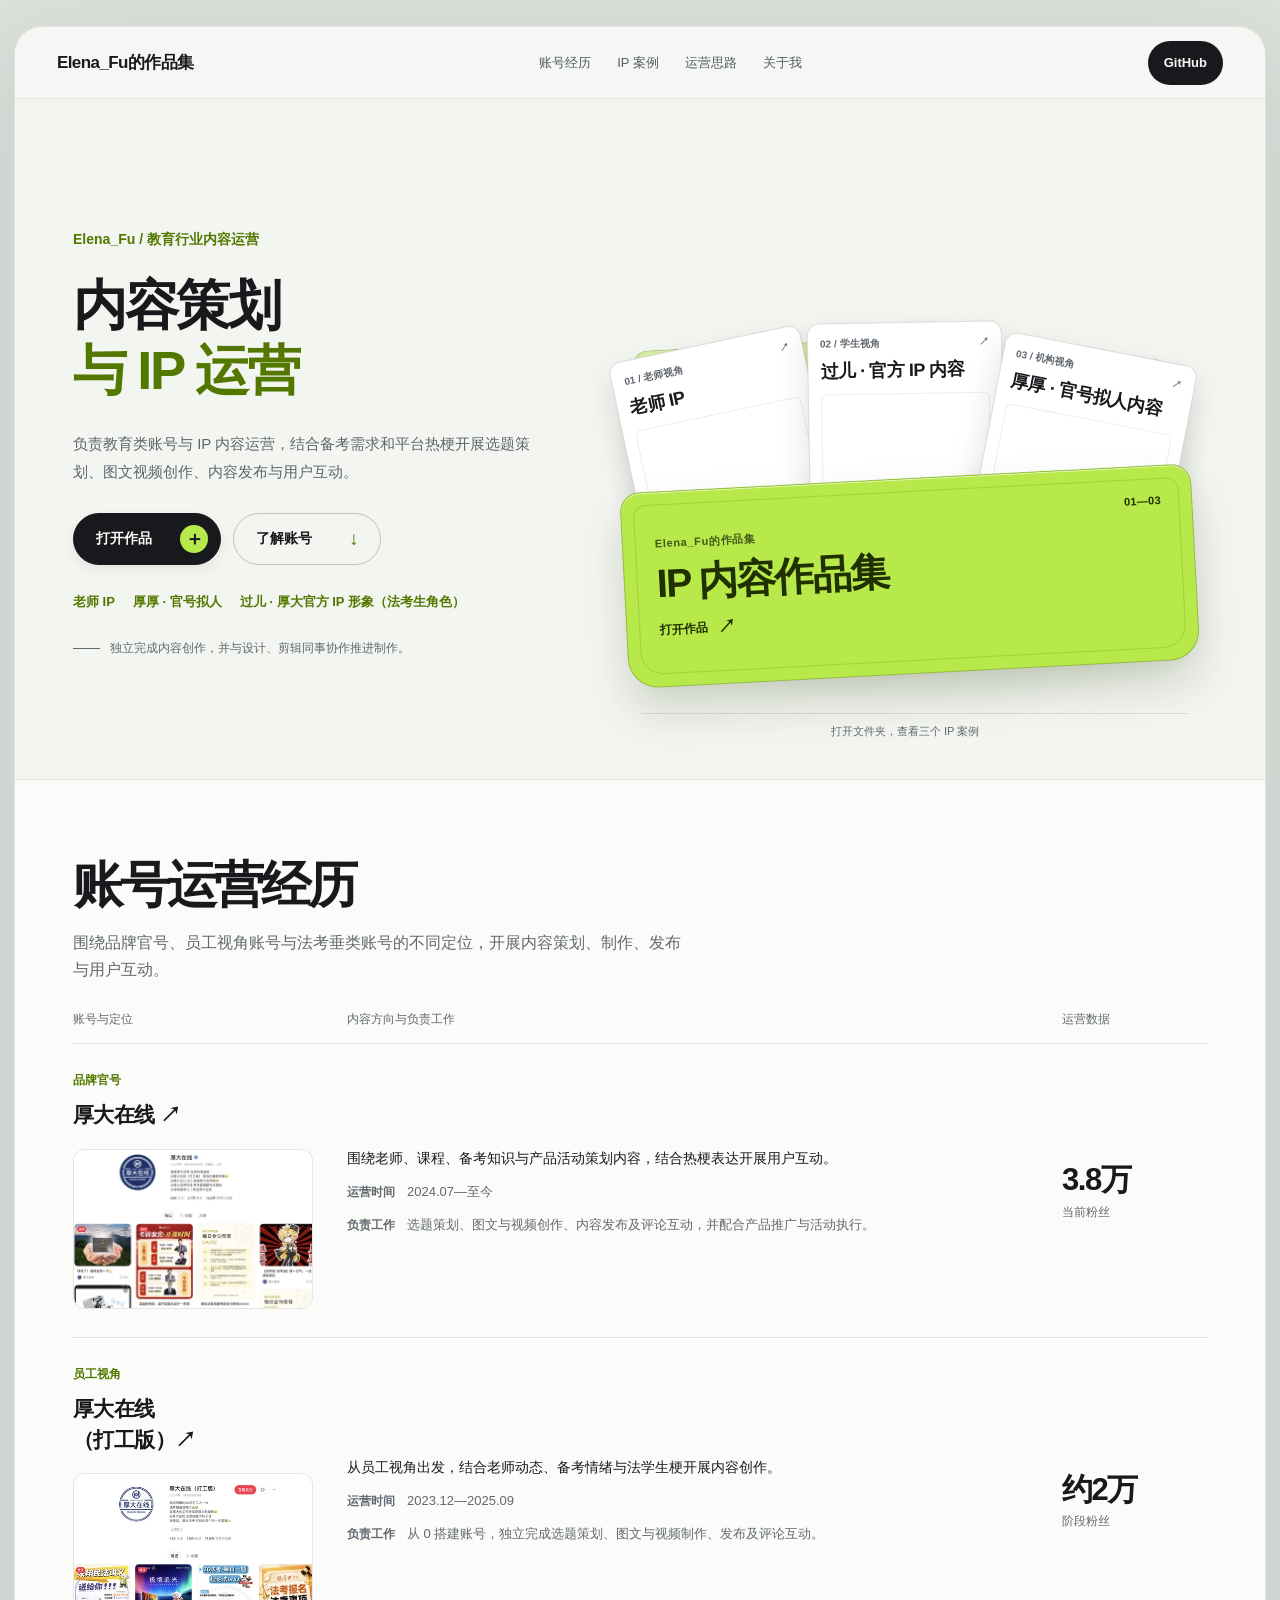
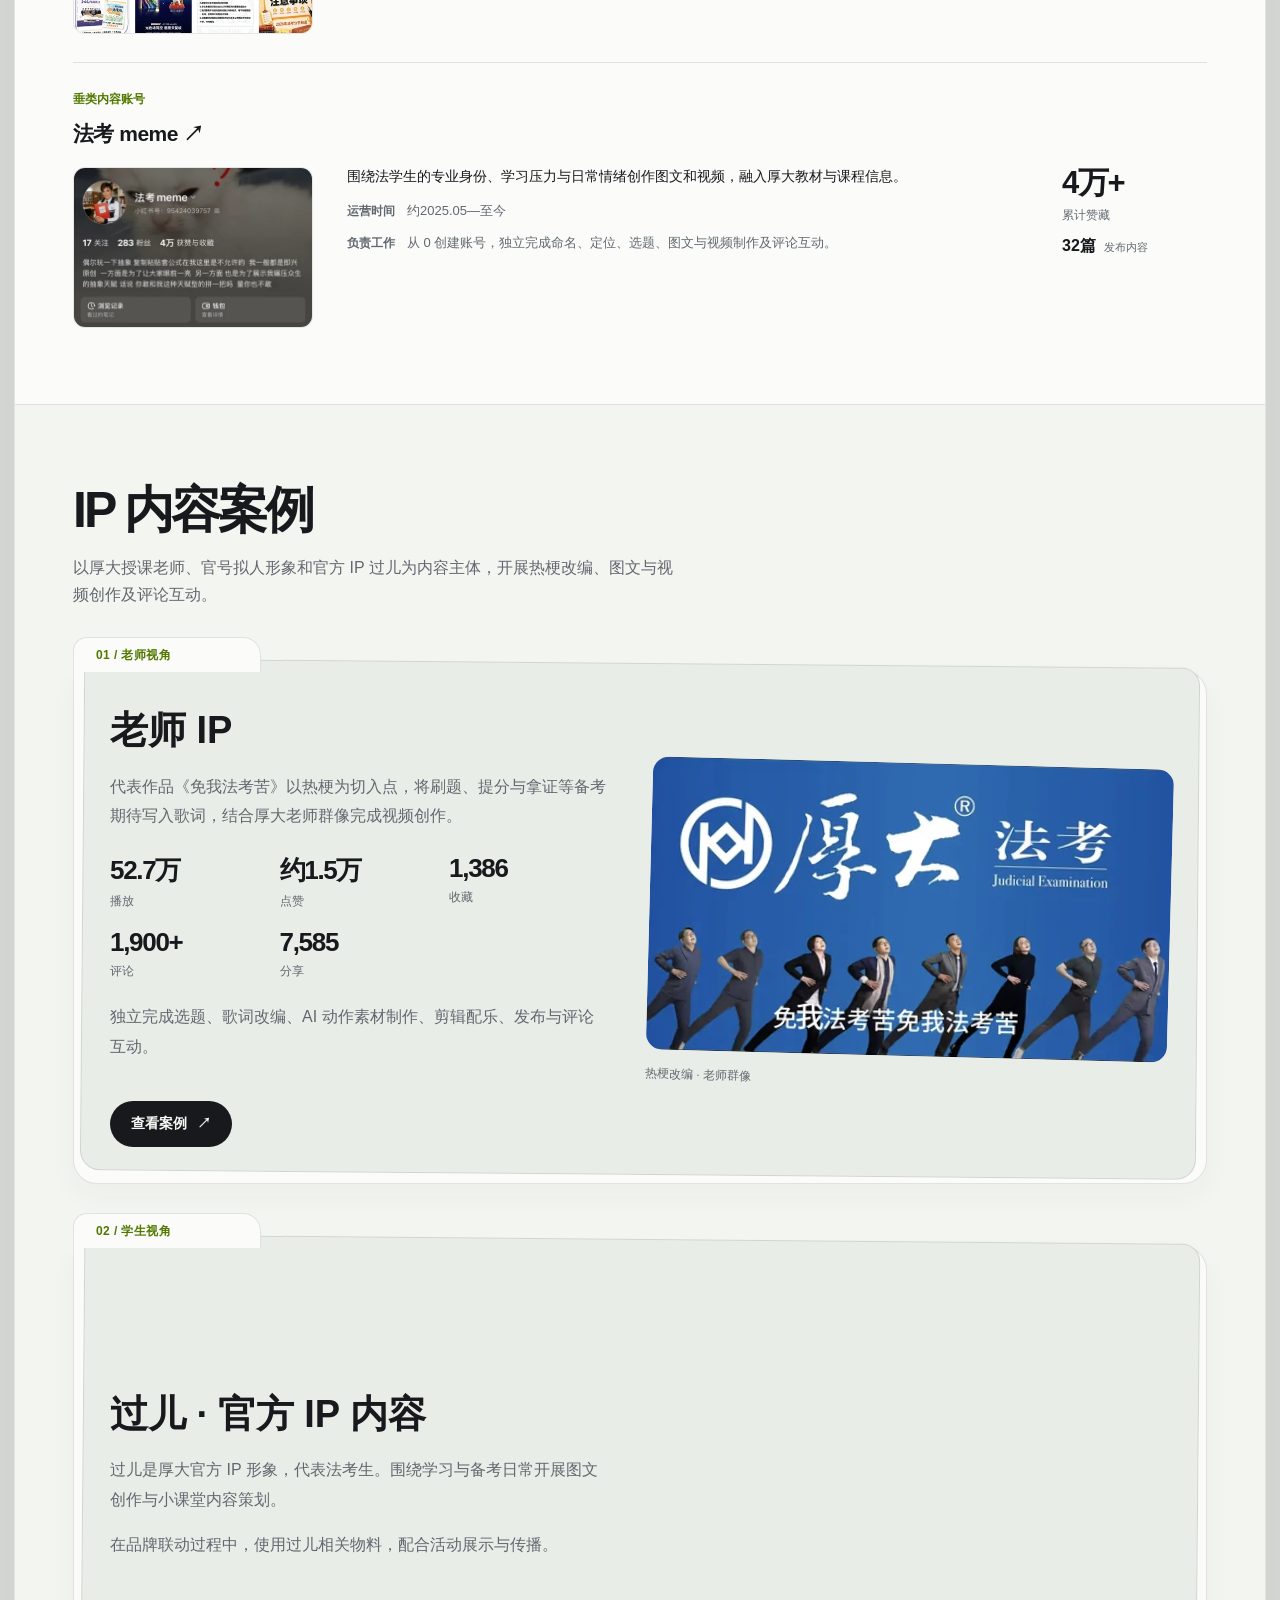
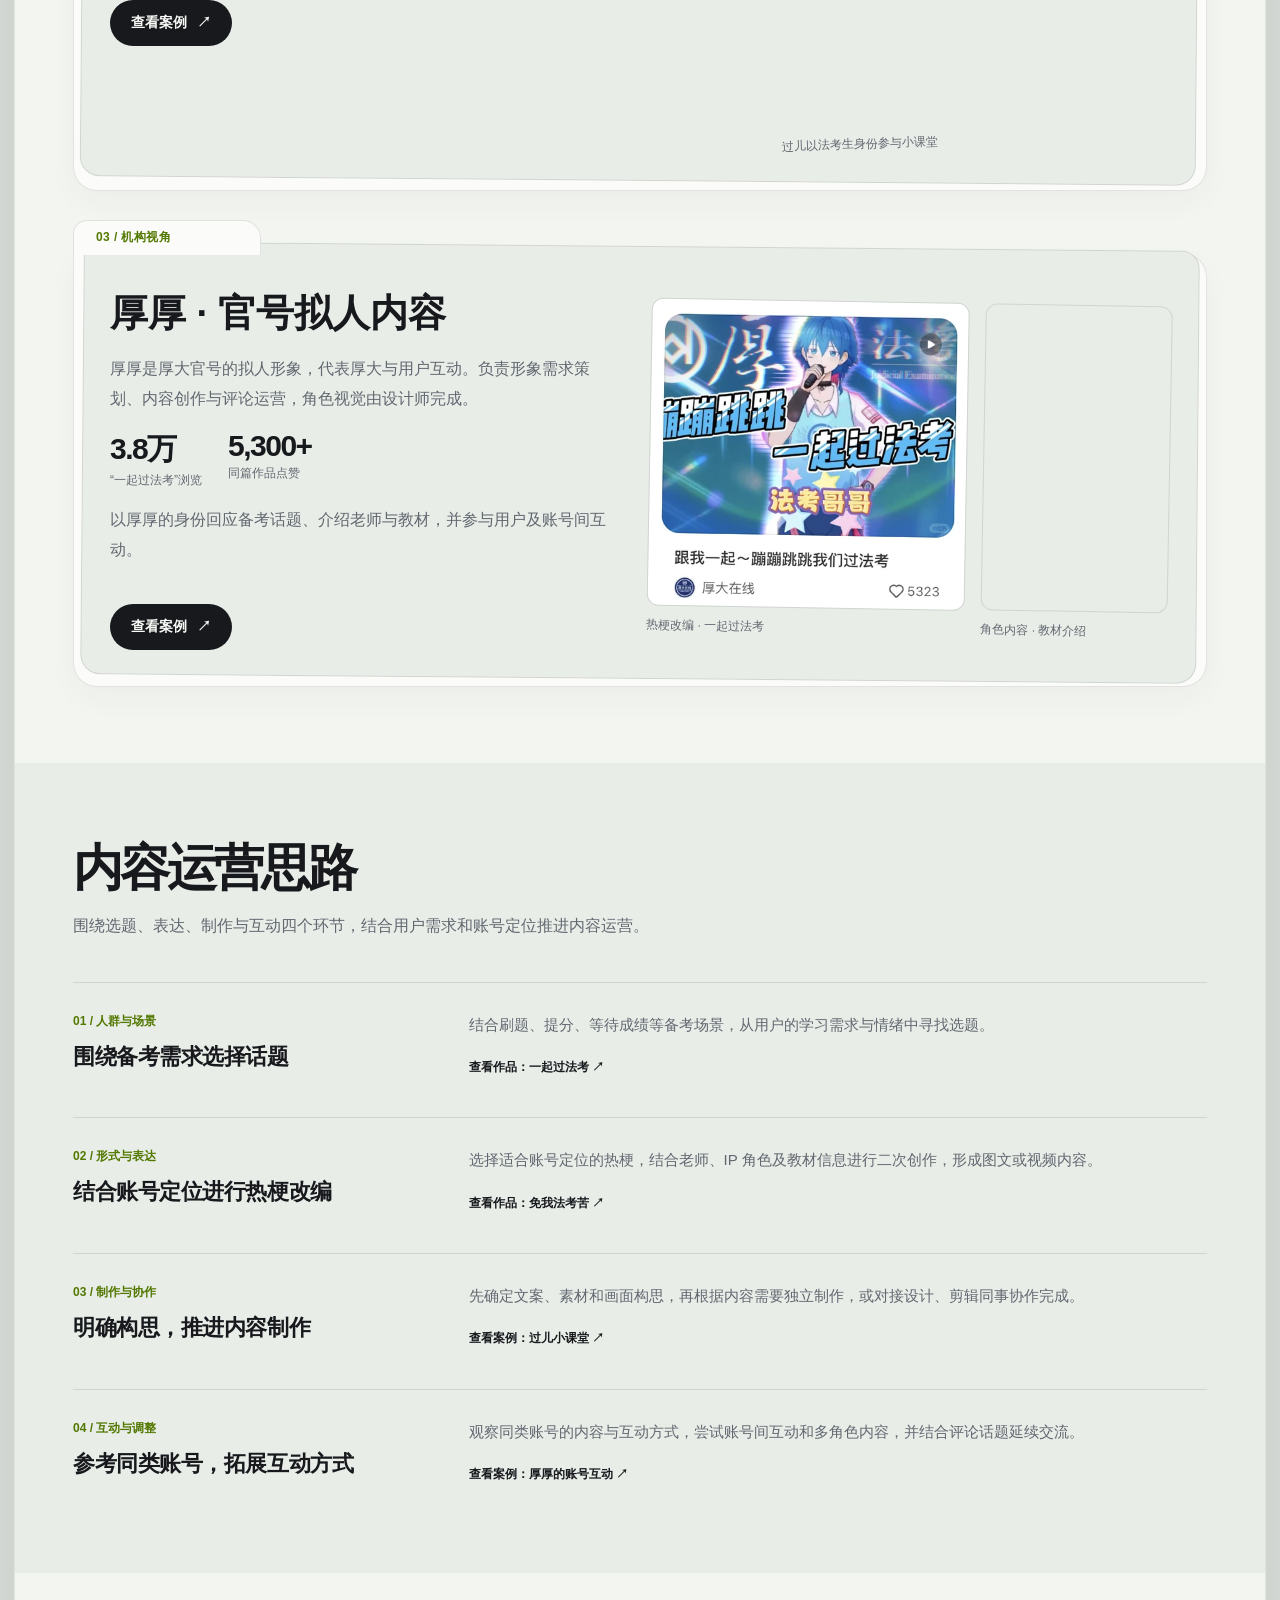
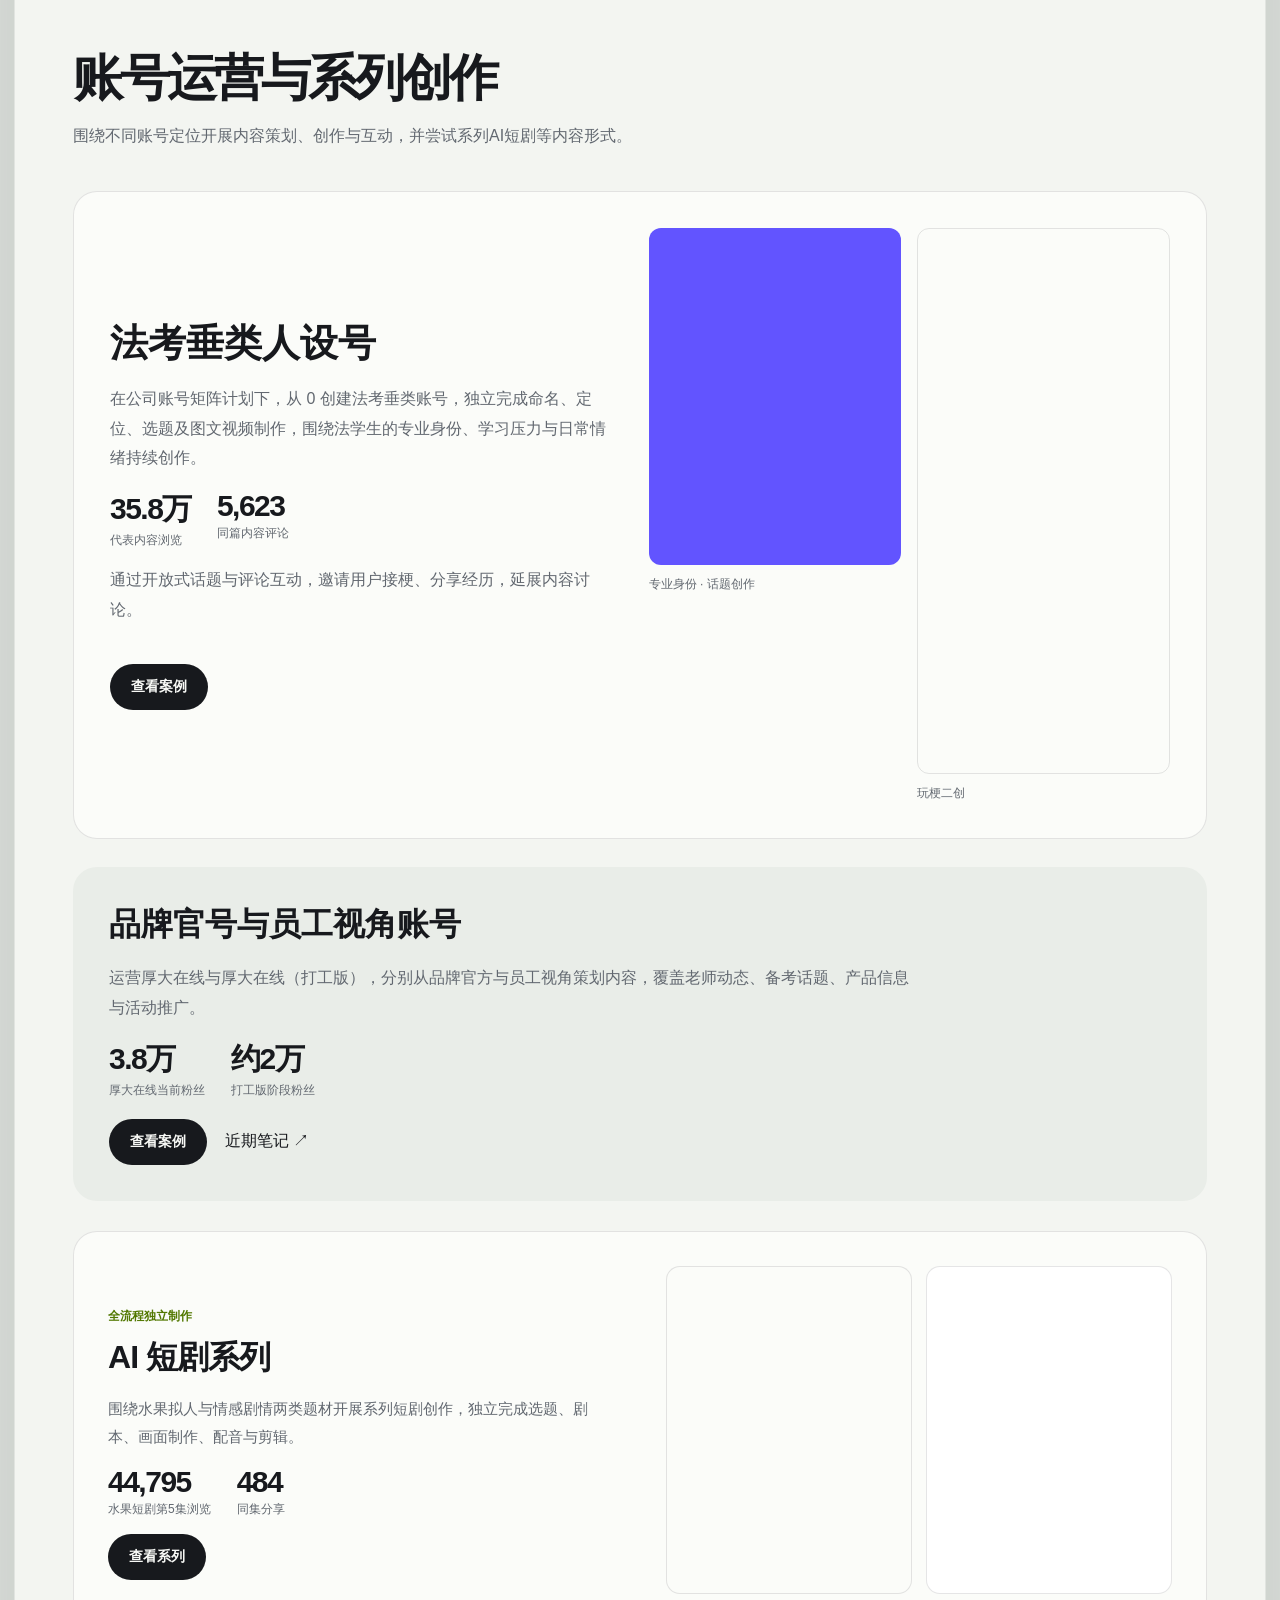
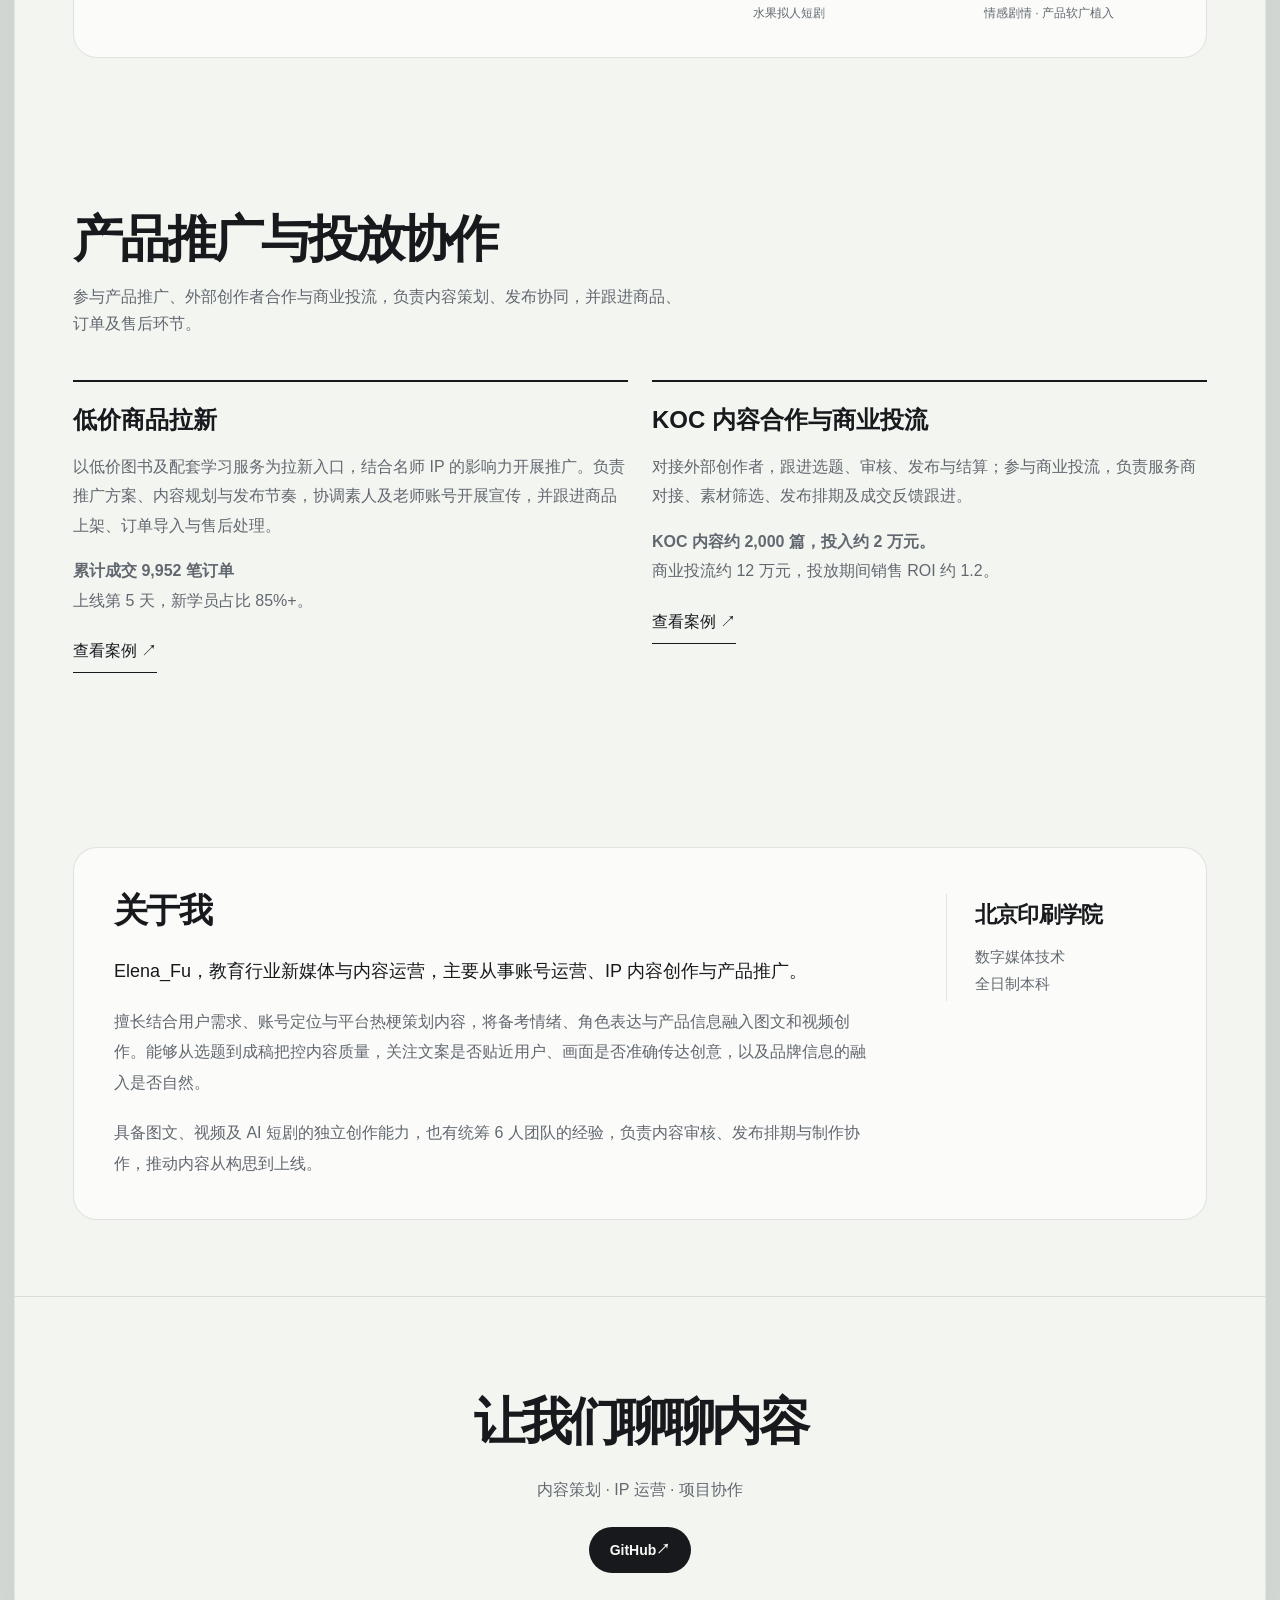
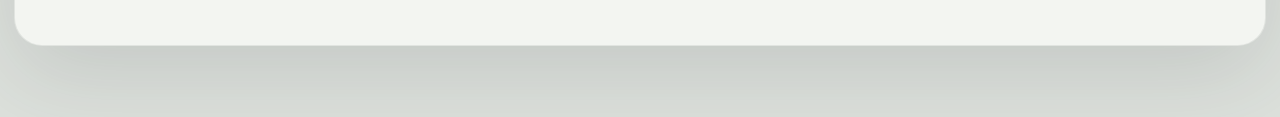
<file: site/index.html>
<!doctype html>
<html lang="zh-CN"><head><meta charset="utf-8"><meta name="viewport" content="width=device-width,initial-scale=1"><meta name="description" content="Elena_Fu的IP内容作品集：老师代表授课老师，厚厚代表厚大官号，过儿代表法考生，从三个视角展开内容策划与运营实践。"><title>内容策划与 IP 运营｜Elena_Fu作品集</title><style>
    :root {
      --ink: #17191d;
      --muted: #626870;
      --paper: #f3f5f1;
      --surface: #fbfcf9;
      --surface-2: #e9ede8;
      --line: rgba(23, 25, 29, .11);
      --lime: #b7e94a;
      --lime-deep: #527800;
      --radius: 24px;
    }

    * { box-sizing: border-box; }
    html { scroll-behavior: smooth; }
    body {
      margin: 0;
      background: #dde1dc;
      color: var(--ink);
      font-family: -apple-system, BlinkMacSystemFont, "SF Pro Display", "PingFang SC", "Microsoft YaHei", sans-serif;
    }

    .frame {
      width: min(1460px, calc(100% - 28px));
      margin: 26px auto 72px;
      overflow: hidden;
      border: 1px solid rgba(23, 25, 29, .08);
      border-radius: 28px;
      background: var(--paper);
      box-shadow: 0 28px 90px rgba(43, 50, 56, .14);
    }

    .nav {
      position: sticky;
      top: 0;
      z-index: 30;
      height: 72px;
      display: flex;
      align-items: center;
      justify-content: space-between;
      padding: 0 42px;
      border-bottom: 1px solid rgba(23, 25, 29, .08);
      background: rgba(247, 248, 245, .78);
      backdrop-filter: blur(22px) saturate(150%);
    }

    .brand { font-size: 17px; font-weight: 850; letter-spacing: -0.035em; }
    .nav-links { display: flex; gap: 26px; color: #555b63; font-size: 13px; }
    .nav-button, .button {
      display: inline-flex;
      align-items: center;
      justify-content: center;
      border-radius: 999px;
      white-space: nowrap;
      font-weight: 760;
    }
    .nav-button { padding: 10px 16px; background: var(--ink); color: #f7f8f5; font-size: 13px; }

    .hero {
      min-height: 690px;
      display: grid;
      grid-template-columns: .88fr 1.12fr;
      align-items: center;
      padding: 44px 50px 28px 66px;
      overflow: hidden;
    }

    .hero-copy { position: relative; z-index: 5; }
    .hero-copy h1 {
      max-width: 650px;
      margin: 0;
      font-size: clamp(58px, 6vw, 92px);
      line-height: .98;
      letter-spacing: -0.072em;
    }
    .hero-copy h1 span { color: var(--lime-deep); }
    .hero-copy p { max-width: 480px; margin: 26px 0; color: #5f656d; font-size: 17px; line-height: 1.65; }
    .actions { display: flex; gap: 11px; }
    .button { padding: 14px 21px; font-size: 14px; }
    .button.primary { background: var(--ink); color: #f8f9f6; }
    .button.secondary { border: 1px solid rgba(23, 25, 29, .15); background: rgba(255, 255, 255, .72); }

    .archive {
      position: relative;
      min-height: 585px;
      display: flex;
      align-items: flex-end;
      justify-content: center;
      perspective: 1100px;
    }

    .halo {
      position: absolute;
      width: 510px;
      height: 510px;
      top: 40px;
      border-radius: 50%;
      background: radial-gradient(circle at 42% 36%, rgba(220, 247, 159, .95), rgba(183, 233, 74, .5) 52%, rgba(183, 233, 74, 0) 74%);
    }

    .glass {
      position: absolute;
      width: 330px;
      height: 430px;
      border-radius: var(--radius);
      border: 1px solid rgba(255, 255, 255, .72);
      background: linear-gradient(145deg, rgba(255, 255, 255, .68), rgba(222, 228, 232, .2));
      box-shadow: inset 0 1px 0 rgba(255, 255, 255, .82), 0 30px 70px rgba(64, 78, 43, .14);
      backdrop-filter: blur(24px) saturate(145%);
    }
    .glass.back { left: 12%; top: 82px; transform: rotateY(16deg) rotateZ(-8deg); }
    .glass.mid { right: 8%; top: 104px; transform: rotateY(-13deg) rotateZ(7deg); }
    .glass.front { width: 420px; height: 175px; bottom: 18px; transform: rotateX(9deg); }

    .avatar {
      position: relative;
      z-index: 8;
      width: min(500px, 88%);
      max-height: 575px;
      object-fit: contain;
      object-position: bottom;
      filter: drop-shadow(0 26px 24px rgba(33, 42, 26, .14));
    }

    .emoji {
      position: absolute;
      z-index: 12;
      width: 58px;
      height: 58px;
      display: grid;
      place-items: center;
      border: 1px solid rgba(255, 255, 255, .78);
      border-radius: 18px;
      background: rgba(255, 255, 255, .68);
      box-shadow: inset 0 1px 0 rgba(255, 255, 255, .9), 0 16px 34px rgba(43, 49, 55, .13);
      backdrop-filter: blur(20px);
      font-size: 29px;
    }
    .emoji.a { left: 7%; top: 184px; transform: rotate(-8deg); }
    .emoji.b { right: 2%; top: 250px; transform: rotate(7deg); }
    .emoji.c { right: 15%; bottom: 44px; transform: rotate(-4deg); }

    .proof {
      display: grid;
      grid-template-columns: repeat(4, 1fr);
      gap: 18px;
      padding: 30px 58px 42px;
      border-top: 1px solid var(--line);
      background: rgba(255, 255, 255, .38);
    }
    .proof strong { display: block; margin-bottom: 4px; font-size: 30px; letter-spacing: -0.05em; }
    .proof span { color: var(--muted); font-size: 13px; }

    section.content { padding: 112px 58px; }
    .section-title { max-width: 760px; margin-bottom: 42px; }
    .section-title h2 { margin: 0 0 14px; font-size: clamp(40px, 5vw, 68px); line-height: 1; letter-spacing: -0.06em; }
    .section-title p { max-width: 610px; margin: 0; color: var(--muted); font-size: 16px; line-height: 1.7; }

    .capabilities {
      display: grid;
      grid-template-columns: 1.3fr .7fr 1fr;
      grid-template-rows: 245px 220px;
      gap: 16px;
    }

    .capability {
      position: relative;
      overflow: hidden;
      padding: 28px;
      border-radius: var(--radius);
      background: rgba(255, 255, 255, .7);
      border: 1px solid rgba(23, 25, 29, .08);
    }
    .capability h3 { max-width: 300px; margin: 0 0 10px; font-size: 26px; letter-spacing: -0.04em; }
    .capability p { max-width: 330px; margin: 0; color: var(--muted); font-size: 14px; line-height: 1.65; }
    .capability strong { position: absolute; right: 24px; bottom: 20px; font-size: 45px; letter-spacing: -0.06em; }
    .capability.growth { grid-row: span 2; background: var(--lime); }
    .capability.growth strong { font-size: 72px; }
    .capability.commerce { grid-column: span 2; background: #dfe4e2; }
    .capability.team { background: #f9faf7; }
    .capability.activity { background: #e6ebe2; }
    .capability.ai { background: #f7f8f5; }

    .case-wrap { display: grid; gap: 24px; }
    .case {
      min-height: 520px;
      display: grid;
      grid-template-columns: 1fr 1fr;
      align-items: center;
      overflow: hidden;
      border-radius: var(--radius);
      background: rgba(255, 255, 255, .72);
      border: 1px solid rgba(23, 25, 29, .08);
    }
    .case-copy { padding: 48px; }
    .case-copy h3 { margin: 0 0 16px; font-size: 42px; line-height: 1.03; letter-spacing: -0.055em; }
    .case-copy p { max-width: 470px; margin: 0 0 28px; color: var(--muted); line-height: 1.7; }
    .metrics { display: flex; flex-wrap: wrap; gap: 26px; }
    .metrics strong { display: block; font-size: 30px; letter-spacing: -0.05em; }
    .metrics span { color: var(--muted); font-size: 12px; }
    .case-visual {
      min-height: 520px;
      display: grid;
      place-items: center;
      padding: 44px;
      background: var(--surface-2);
    }
    .case-visual.lime { background: var(--lime); }
    .poster {
      width: min(390px, 88%);
      aspect-ratio: 4 / 5;
      display: flex;
      flex-direction: column;
      justify-content: space-between;
      padding: 30px;
      border-radius: 20px;
      background: rgba(255, 255, 255, .76);
      border: 1px solid rgba(255, 255, 255, .85);
      box-shadow: 0 26px 55px rgba(56, 65, 44, .13), inset 0 1px 0 rgba(255, 255, 255, .85);
      transform: rotate(3deg);
    }
    .poster strong { font-size: 84px; letter-spacing: -0.08em; line-height: .85; }
    .poster p { margin: 0; color: #4f555d; font-size: 17px; line-height: 1.45; }
    .asset-slot {
      width: min(430px, 92%);
      padding: 34px;
      border-radius: 20px;
      background: rgba(255, 255, 255, .7);
      border: 1px dashed rgba(23, 25, 29, .22);
      text-align: center;
      color: var(--muted);
    }
    .asset-slot strong { display: block; margin-bottom: 8px; color: var(--ink); font-size: 22px; }

    .more-work {
      display: grid;
      grid-template-columns: 1.2fr .8fr;
      grid-template-rows: 280px 230px;
      gap: 16px;
    }
    .work {
      display: flex;
      flex-direction: column;
      justify-content: space-between;
      padding: 30px;
      border-radius: var(--radius);
      border: 1px solid rgba(23, 25, 29, .08);
      background: rgba(255, 255, 255, .72);
    }
    .work:first-child { grid-row: span 2; background: #e3e8e3; }
    .work:nth-child(2) { background: var(--lime); }
    .work h3 { max-width: 440px; margin: 0; font-size: 31px; letter-spacing: -0.045em; }
    .work p { margin: 0; color: #626870; line-height: 1.6; }
    .work .big { font-size: 70px; font-weight: 850; letter-spacing: -0.07em; }

    .method {
      display: grid;
      grid-template-columns: .72fr 1.28fr;
      gap: 42px;
      align-items: start;
    }
    .method h2 { margin: 0; font-size: 58px; line-height: 1; letter-spacing: -0.06em; }
    .method-flow { display: grid; grid-template-columns: repeat(2, 1fr); gap: 14px; }
    .method-step { min-height: 150px; padding: 24px; border-radius: var(--radius); border: 1px solid var(--line); background: rgba(255, 255, 255, .62); }
    .method-step h3 { margin: 0 0 8px; font-size: 21px; }
    .method-step p { margin: 0; color: var(--muted); font-size: 13px; line-height: 1.6; }

    .about {
      display: grid;
      grid-template-columns: minmax(0, 1fr) 220px;
      align-items: start;
      gap: 44px;
      padding: 40px;
      border: 1px solid var(--line);
      border-radius: var(--radius);
      background: var(--surface);
    }
    .about-main, .about-side { min-width: 0; }
    .about-main h2 { margin: 0 0 22px; font-size: 34px; line-height: 1.3; letter-spacing: -0.045em; }
    .about-main p { max-width: 760px; margin: 0; color: var(--muted); font-size: 16px; line-height: 1.9; }
    .about-main h2 + p { color: var(--ink); font-size: 18px; line-height: 1.8; }
    .about-main p + p { margin-top: 20px; }
    .about-side { margin-top: 6px; padding: 4px 0 4px 28px; border-left: 1px solid var(--line); }
    .about-side strong { display: block; margin-bottom: 12px; color: var(--ink); font-size: 22px; line-height: 1.5; letter-spacing: -0.035em; }
    .about-side p { margin: 0; color: var(--muted); font-size: 15px; line-height: 1.8; }

    .contact {
      padding: 92px 58px 72px;
      border-top: 1px solid var(--line);
      text-align: center;
    }
    .contact h2 { max-width: 850px; margin: 0 auto 24px; font-size: clamp(48px, 7vw, 88px); line-height: .98; letter-spacing: -0.07em; }
    .contact p { margin: 0 0 26px; color: var(--muted); }
    .contact .button { background: var(--ink); color: #f7f8f5; }

    .approve {
      width: min(1460px, calc(100% - 28px));
      margin: 0 auto 70px;
      padding: 22px 26px;
      border: 2px solid transparent;
      border-radius: 22px;
      background: #f7f8f5;
      color: var(--ink);
      text-align: center;
      font-size: 17px;
      font-weight: 800;
      cursor: pointer;
      transition: transform .25s ease, border-color .25s ease;
    }
    .approve:hover { transform: translateY(-2px); }
    .approve.selected { border-color: var(--ink); background: var(--lime); }

    @media (max-width: 920px) {
      .nav-links { display: none; }
      .hero { grid-template-columns: 1fr; padding: 50px 28px 0; }
      .hero-copy h1 { font-size: 58px; }
      .archive { min-height: 540px; }
      .proof { grid-template-columns: repeat(2, 1fr); padding: 28px; }
      section.content { padding: 78px 28px; }
      .capabilities { grid-template-columns: 1fr 1fr; grid-template-rows: auto; }
      .capability, .capability.growth, .capability.commerce { grid-row: auto; grid-column: auto; min-height: 220px; }
      .case { grid-template-columns: 1fr; }
      .case-visual { min-height: 420px; }
      .more-work { grid-template-columns: 1fr; grid-template-rows: auto; }
      .work, .work:first-child { grid-row: auto; min-height: 250px; }
      .method, .about { grid-template-columns: 1fr; }
      .about { gap: 26px; padding: 32px; }
      .about-main p { max-width: none; }
      .about-side { margin-top: 0; padding: 22px 0 0; border-left: 0; border-top: 1px solid var(--line); }
      .about-side strong { margin-bottom: 6px; font-size: 20px; }
    }

    @media (max-width: 600px) {
      .frame { width: calc(100% - 14px); margin-top: 8px; border-radius: 20px; }
      .nav { padding: 0 20px; }
      .hero-copy h1 { font-size: 46px; }
      .hero-copy p { font-size: 15px; }
      .archive { min-height: 470px; }
      .avatar { width: 100%; }
      .glass.back, .glass.mid { width: 250px; height: 340px; }
      .emoji { width: 48px; height: 48px; font-size: 24px; }
      .capabilities, .method-flow { grid-template-columns: 1fr; }
      .case-copy { padding: 30px 24px; }
      .case-copy h3 { font-size: 34px; }
      .contact { padding: 72px 24px 58px; }
      .contact h2 { font-size: 48px; }
    }
  
    a { color:inherit; text-decoration:none; }
    img { display:block; max-width:100%; }
    :focus-visible { outline:3px solid var(--lime-deep); outline-offset:5px; }
    html { scroll-padding-top:90px; }
    .hero { min-height:580px; padding-top:38px; padding-bottom:32px; }
    .hero-copy h1 { font-size:clamp(40px,4.5vw,66px); line-height:1.16; letter-spacing:-.045em; }
    .hero-copy h1 span { display:block; }
    .hero-copy p { font-size:16px; line-height:1.8; }
    .archive { min-height:465px; }
    .avatar { max-height:450px; }
    .halo { width:380px;height:380px; }
    .glass.back,.glass.mid { height:320px;width:255px; }
    .glass.front { width:340px;height:130px; }
    .intro-label { display:block; margin-bottom:20px; font-size:14px; color:var(--lime-deep); font-weight:800; }
    section.content { padding:76px 58px; }
    .section-title h2 { font-size:clamp(32px,4vw,50px); line-height:1.18; }
    .proof span { display:block; line-height:1.7; }
    .lead-case { display:grid; grid-template-columns:1fr 1.05fr; align-items:center; gap:42px; padding:36px; background:var(--surface); border:1px solid var(--line); border-radius:24px; }
    .lead-case h3 { font-size:38px; line-height:1.22; margin:0 0 18px; }
    .lead-case p { line-height:1.85; color:var(--muted); }
    .lead-case .button { margin-top:24px; }
    .note-pair { display:grid; grid-template-columns:1fr 1fr; gap:16px; align-items:start; }
    .note-pair img { width:100%;height:auto;border-radius:12px;border:1px solid var(--line); }
    .note-pair figure { margin:0; }
    .persona-lead .note-pair { grid-template-columns:1.7fr 1fr; }
    .note-pair figcaption { padding-top:10px;line-height:1.5;font-size:12px;color:var(--muted); }
    .brand-case { margin-top:28px; padding:36px; border-radius:24px; background:var(--surface-2); }
    .brand-case h3 { margin:0 0 14px; font-size:32px; }
    .brand-case p { max-width:800px;line-height:1.85;color:var(--muted); }
    .brand-case .button { margin-top:20px; }
    .support-links { display:grid;grid-template-columns:1fr 1fr;gap:24px; }
    .support-links article { border-top:2px solid var(--ink); padding:22px 0; }
    .support-links h3 { font-size:24px;margin:0 0 16px; }
    .support-links p { color:var(--muted);line-height:1.85; }
    .support-links a { display:inline-block;border-bottom:1px solid currentColor;padding:10px 0; }
    .ability-line { display:grid;grid-template-columns:200px 1fr;gap:26px;padding:25px 0;border-bottom:1px solid var(--line); }
    .ability-line h3 { margin:0;font-size:23px; }
    .ability-line p { max-width:720px;margin:0;color:var(--muted);line-height:1.8; }
    .about-main h2 { font-size:34px;line-height:1.3; }
    .contact h2 { font-size:clamp(32px,4vw,52px);line-height:1.3; }
    .draft-note { padding:15px 28px;background:var(--surface-2);font-size:13px;line-height:1.7; }
    .button,.nav-button { min-height:44px; }
    @media(max-width:1000px){ .lead-case{grid-template-columns:1fr;} .hero{grid-template-columns:1fr 1fr;padding:32px;} .archive{min-height:400px;} .glass{display:none;} .hero-copy h1{font-size:42px;} .nav-links{gap:16px;} .nav{padding:0 24px;} }
    @media(max-width:767px){ .frame{width:calc(100% - 16px);margin:8px auto 24px;} .hero{grid-template-columns:1fr;padding:36px 24px;} .hero-copy h1{font-size:40px;} .archive{min-height:300px;max-height:320px;margin-top:24px;} .avatar{max-height:310px;width:auto;} .halo{width:280px;height:280px;top:10px;} section.content{padding:52px 24px;} .proof{padding:24px;gap:22px;} .proof strong{font-size:27px;} .lead-case,.brand-case{padding:24px;} .lead-case h3{font-size:32px;} .note-pair img{height:auto;} .note-pair{gap:10px;} .support-links,.ability-line{grid-template-columns:1fr;} .ability-line{gap:12px;} .about{padding:24px;gap:24px;} .about-main h2{font-size:28px;} .nav{height:64px;padding:0 18px;} .nav-links{display:none;} .brand{font-size:15px;} }
    @media(prefers-reduced-motion:reduce){ html{scroll-behavior:auto;} *,*::before,*::after{animation:none!important;transition:none!important;} }
    @media(prefers-color-scheme:dark){ :root{--ink:#eff2ea;--muted:#b8c0b2;--paper:#1a1e19;--surface:#252a23;--surface-2:#30372c;--line:#46513e;--lime:#b7e94a;--lime-deep:#c3e784;} body{background:#121611;} .nav{background:rgba(26,30,25,.94);} .nav-links,.hero-copy p,.section-title p,.work p,.about-main p,.contact p{color:var(--muted);} .proof,.about{background:var(--surface);} .button.primary,.nav-button,.contact .button{background:var(--lime);color:#17191d;} .button.secondary{background:transparent;border-color:var(--line);} }

    /* IP作品首屏沿用原配色；真实截图承担作品证据，不设置视频播放按钮。 */
    .hero.ip-hero { grid-template-columns:minmax(0,.92fr) minmax(0,1.08fr); gap:46px; padding:46px 58px; min-height:570px; }
    .ip-hero .hero-copy h1 { font-size:clamp(38px,4.25vw,64px); line-height:1.2; }
    .ip-hero .hero-copy p { max-width:480px; }
    .ip-workbench { min-width:0; position:relative; padding:18px 0; }
    .ip-feature { display:block; overflow:hidden; margin:0; border-radius:20px; border:1px solid var(--line); background:var(--surface); }
    .ip-feature a { display:block; }
    .ip-feature img { width:100%;aspect-ratio:16/9;object-fit:cover;object-position:center 36.3%;background:#17191d; }
    .ip-feature figcaption { display:flex;justify-content:space-between;gap:16px;align-items:center;padding:20px 22px; }
    .ip-feature figcaption strong { display:block;font-size:22px; }
    .ip-feature figcaption span { display:block;font-size:12px;color:var(--muted);margin-top:6px;line-height:1.6; }
    .ip-feature figcaption b { color:var(--lime-deep);font-size:28px;line-height:1;white-space:nowrap; }
    .ip-strip { margin:20px 0 0;display:grid;grid-template-columns:1fr 1fr;gap:16px; }
    .ip-strip a { min-width:0;display:grid;grid-template-columns:90px 1fr;gap:14px;align-items:center;padding:12px;border:1px solid var(--line);border-radius:16px;background:var(--surface);transition:background .2s ease; }
    .ip-strip a:hover { background:var(--surface-2); }
    .ip-strip img { width:90px;height:100px;object-fit:cover;object-position:left center;border-radius:8px; }
    .ip-strip a:last-child img { object-position:center top; }
    .ip-strip strong { display:block;font-size:16px;line-height:1.5; }
    .ip-strip span { display:block;margin-top:6px;font-size:12px;line-height:1.65;color:var(--muted); }
    .ip-directions { display:flex;flex-wrap:wrap;gap:8px 20px;margin-top:25px;font-size:13px;font-weight:700;color:var(--lime-deep); }
    @media(max-width:1100px){ .hero.ip-hero { gap:28px;padding:38px 32px; } .ip-strip { grid-template-columns:1fr; } .ip-strip a { grid-template-columns:65px 1fr; } .ip-strip img { width:65px;height:62px; } }
    @media(max-width:767px){ .hero.ip-hero { grid-template-columns:1fr;padding:36px 24px;gap:18px; } .ip-hero .hero-copy h1 { font-size:39px; } .ip-workbench { padding:0; } .ip-feature figcaption { padding:16px; } .ip-feature figcaption strong { font-size:19px; } .ip-feature figcaption b { font-size:25px; } .ip-directions { font-size:12px;gap:9px 16px; } }
    .ip-strip img,.ip-strip a:last-child img { object-fit:contain;object-position:center;background:#fff; }

    .persona-lead { margin-bottom:28px; border-top:4px solid var(--lime); }

    /* Evidence keeps its native shape; hero metrics describe the whole post. */
    .ip-feature figcaption { display:block; }
    .ip-feature .work-heading strong { font-size:22px; }
    .work-metrics { display:grid;grid-template-columns:repeat(5,minmax(0,1fr));gap:14px;margin:18px 0 0;padding-top:18px;border-top:1px solid var(--line); }
    .work-metrics > div { display:flex;flex-direction:column;gap:7px; }
    .work-metrics dt { order:2;font-size:11px;color:var(--muted); }
    .work-metrics dd { margin:0;font-size:clamp(19px,1.7vw,25px);font-weight:800;letter-spacing:-.05em;white-space:nowrap; }
    .work-metrics > div:last-child dd { color:var(--lime-deep); }
    .case-kicker { margin-bottom:18px;font-size:12px;font-weight:750;color:var(--lime-deep);letter-spacing:.035em; }
    #cases .lead-case + .lead-case { margin-top:28px; }
    .persona-lead { margin-bottom:0;border-top:1px solid var(--line); }
    .case-preview { margin:0;min-width:0; }
    .case-preview a { display:block;border-radius:16px;overflow:hidden; }
    .case-preview img { width:100%;height:auto; }
    .case-preview figcaption { font-size:12px;line-height:1.8;color:var(--muted);margin-top:14px; }
    .case-preview.song-cover img,.song-cover img { aspect-ratio:16/9;object-fit:cover;object-position:center 36.3%; }
    .guoer-preview { max-width:270px;margin-inline:auto; }
    .lead-case > div { min-width:0; }
    .image-link { cursor:zoom-in; }
    @media(max-width:1100px) { .work-metrics { grid-template-columns:repeat(3,minmax(0,1fr));row-gap:18px; } }
    @media(max-width:767px) { .work-metrics dd { font-size:23px; } .persona-lead .note-pair { grid-template-columns:1fr; } .guoer-preview { max-width:250px; } }
.image-dialog { width: min(1120px,calc(100vw - 32px)); max-height: 92dvh; padding: 0; border: 1px solid var(--line); border-radius: 20px; background: var(--surface); color: var(--ink); overflow: auto; }
.image-dialog::backdrop { background: rgba(15,18,15,.8); }
.dialog-bar { display: flex; align-items: center; justify-content: space-between; gap: 18px; padding: 14px 20px; border-bottom: 1px solid var(--line); }
.dialog-bar h2 { font-size: 15px; line-height: 1.5; letter-spacing: 0; }
.dialog-close { flex-shrink: 0; border: 1px solid var(--line); border-radius: 999px; background: var(--paper); min-height: 42px; padding: 8px 16px; cursor: pointer; font-size: 13px; }
.dialog-media { padding: 18px; background: var(--surface-2); }
.dialog-media img { width: 100%; max-height: calc(92dvh - 115px); height: auto; object-fit: contain; }
.image-dialog { width: calc(100vw - 20px); }
.dialog-bar { padding: 12px 14px; }
.dialog-media { padding: 10px; }

.image-dialog { width:min(1120px,calc(100vw - 32px));max-height:92dvh; }
.dialog-bar { padding:14px 20px; }
.dialog-media { padding:18px; }
@media(max-width:767px) { .image-dialog { width:calc(100vw - 20px); } .dialog-bar { padding:12px 14px; } .dialog-media { padding:10px; } }

/* Account context and editorial process, using the established portfolio palette. */
.account-overview { border-top:1px solid var(--line);border-bottom:1px solid var(--line);background:var(--surface); }
.account-overview .section-title { margin-bottom:28px; }
.account-summary-head,.account-summary-row { display:grid;grid-template-columns:minmax(175px,.8fr) minmax(0,2fr) minmax(130px,.6fr);gap:32px; }
.account-summary-head { padding-bottom:15px;color:var(--muted);font-size:12px;border-bottom:1px solid var(--line); }
.account-summary-row { padding:25px 0;align-items:start; }
.account-summary-row + .account-summary-row { border-top:1px solid var(--line); }
.account-summary-row:last-child { padding-bottom:0; }
.account-identity > span { display:block;color:var(--lime-deep);font-size:12px;font-weight:700;margin-bottom:8px; }
.account-identity h3 { margin:0;font-size:21px;line-height:1.45;letter-spacing:-.025em; }
.account-identity a { display:inline-block;padding-block:3px; }
.account-identity a:hover,.approach-detail a:hover { text-decoration:underline;text-underline-offset:5px; }
.account-scope p { margin:0;color:var(--ink);font-size:14px;line-height:1.8; }
.account-scope .account-role { margin-top:9px;color:var(--muted);font-size:13px; }
.account-role b { display:inline-block;margin-right:12px;font-size:12px;font-weight:600; }
.account-numbers { display:flex;flex-wrap:wrap;gap:12px 24px;margin:0; }
.account-numbers > div { display:flex;flex-direction:column;gap:5px; }
.account-numbers dt { order:2;font-size:12px;color:var(--muted); }
.account-numbers dd { margin:0;font-size:31px;line-height:1.2;letter-spacing:-.045em;font-weight:800; }
.account-numbers .account-secondary { flex-basis:100%;flex-direction:row;align-items:baseline;gap:8px; }
.account-numbers .account-secondary dd { font-size:16px;font-weight:700;letter-spacing:0; }
.account-numbers .account-secondary dt { font-size:11px; }
.operating-approach { background:var(--surface-2); }
.approach-list { list-style:none;padding:0;margin:0; }
.approach-list > li { display:grid;grid-template-columns:minmax(210px,.8fr) minmax(0,1.7fr);gap:48px;padding:28px 0;border-top:1px solid var(--line); }
.approach-list > li:last-child { padding-bottom:0; }
.approach-title > span { font-size:12px;font-weight:750;color:var(--lime-deep); }
.approach-title h3 { font-size:22px;line-height:1.5;margin:10px 0 0;letter-spacing:-.02em; }
.approach-detail p { margin:0;color:var(--muted);font-size:15px;line-height:1.85; }
.approach-detail a { display:inline-flex;align-items:center;min-height:44px;font-size:12px;font-weight:700;margin-top:7px;text-underline-offset:5px; }
@media(max-width:1000px) {
 .account-summary-head,.account-summary-row { grid-template-columns:minmax(150px,.8fr) minmax(0,1.8fr) 110px;gap:22px; }
 .account-numbers dd { font-size:28px; }
 .approach-list > li { grid-template-columns:minmax(170px,.8fr) minmax(0,1.5fr);gap:28px; }
}
@media(max-width:767px) {
 .account-summary-head { display:none; }
 .account-summary-row { grid-template-columns:minmax(0,1fr) auto;gap:18px 16px; }
 .account-summary-row:first-of-type { border-top:1px solid var(--line); }
 .account-identity { grid-column:1;grid-row:1; }
 .account-identity h3 { font-size:20px; }
 .account-scope { grid-column:1/-1;grid-row:2; }
 .account-numbers { grid-column:2;grid-row:1;max-width:110px;text-align:right;justify-content:flex-end; }
 .account-numbers .account-secondary { justify-content:flex-end; }
 .account-scope p { font-size:14px; }
 .approach-list > li { grid-template-columns:1fr;gap:14px;padding:25px 0; }
 .approach-title h3 { font-size:21px;margin-top:8px; }
 .approach-detail p { font-size:14px; }
}


/* Compact homepage previews; original account images open in the existing viewer. */
.account-summary-head,.account-summary-row { grid-template-columns:240px minmax(0,1fr) 145px;gap:34px; }
.account-summary-row { align-items:center;padding:28px 0; }
.account-identity .account-preview { display:block;width:100%;margin-top:15px;padding:0;border:1px solid var(--line);border-radius:12px;overflow:hidden;background:#fff; }
.account-preview img { display:block;width:100%;height:auto;aspect-ratio:3/2;object-fit:cover;object-position:center top; }
.account-preview.portrait-profile img { object-position:center 15%; }
.account-preview:focus-visible { outline:3px solid var(--lime-deep);outline-offset:4px; }
@media(hover:hover) { .account-preview:hover { border-color:var(--lime-deep); } }
@media(max-width:1000px) { .account-summary-head,.account-summary-row { grid-template-columns:190px minmax(0,1fr) 120px;gap:24px; } }
@media(max-width:767px) {
 .account-summary-row { grid-template-columns:minmax(0,1fr) auto;gap:18px 16px;align-items:start; }
 .account-identity .account-preview { max-width:240px;margin-top:14px; }
 .account-numbers { padding-top:26px; }
}

</style><link rel="stylesheet" href="portfolio-motion.css"><link rel="stylesheet" href="short-drama.css"><link rel="stylesheet" href="meme-art-preview.css">
</head>
<body><div class="frame">

<nav class="nav" aria-label="主导航"><a class="brand" href="#top">Elena_Fu的作品集</a><div class="nav-links"><a href="#accounts">账号经历</a><a href="#cases">IP 案例</a><a href="#capabilities">运营思路</a><a href="#about">关于我</a></div><a class="nav-button" href="#contact">GitHub</a><div class="reading-progress" aria-hidden="true"><span></span></div></nav>
<header class="hero folder-hero" id="top">
 <div class="hero-copy"><span class="intro-label">Elena_Fu / 教育行业内容运营</span><h1>内容策划<span>与 IP 运营</span></h1><p>负责教育类账号与 IP 内容运营，结合备考需求和平台热梗开展选题策划、图文视频创作、内容发布与用户互动。</p><div class="actions hero-actions"><a class="button primary hero-action" href="#cases" data-archive-toggle data-open-label="打开作品" data-close-label="收起作品" aria-expanded="false" aria-controls="archive-sheets"><span data-toggle-label>打开作品</span><span class="action-symbol action-toggle" aria-hidden="true">＋</span></a><a class="button secondary hero-action" href="#accounts"><span>了解账号</span><span class="action-symbol action-arrow" aria-hidden="true">↓</span></a></div><div class="ip-directions" aria-label="三个IP方向"><span>老师 IP</span><span>厚厚 · 官号拟人</span><span>过儿 · 厚大官方 IP 形象（法考生角色）</span></div><div class="hero-note">独立完成内容创作，并与设计、剪辑同事协作推进制作。</div></div>
 <div class="archive-desk" id="portfolio-archive" data-archive-desk data-open="false" aria-label="三类IP作品文件夹">
  <div class="archive-floor" aria-hidden="true"></div><div class="archive-back" aria-hidden="true"><span class="archive-tab">精选作品</span></div><div class="archive-liner" aria-hidden="true"></div>
  <button class="archive-front" type="button" data-archive-toggle data-open-label="打开作品" data-close-label="收起作品" aria-expanded="false" aria-controls="archive-sheets"><small>Elena_Fu的作品集</small><strong>IP 内容作品集</strong><span class="archive-front-label" data-toggle-label>打开作品</span><span class="archive-index" aria-hidden="true">01—03</span></button>
  <div class="archive-sheets" id="archive-sheets">
   <a class="archive-sheet teacher-sheet" href="project-folder-teacher-ip-yangcong-draft.html" aria-label="打开老师IP案例：免我法考苦"><span class="sheet-type">01 / 老师视角 <span aria-hidden="true">↗</span></span><h2>老师 IP</h2><div class="sheet-image"><img src="_images/f0b98be600c12776-800.webp" alt="老师群像演绎免我法考苦" width="1080" height="2520" data-original-src="houda-online-viral-04.jpg" srcset="_images/f0b98be600c12776-480.webp 480w, _images/f0b98be600c12776-800.webp 800w, _images/f0b98be600c12776-1080.webp 1080w" sizes="(max-width: 767px) 66vw, (max-width: 1100px) 30vw, 380px" loading="eager" decoding="async" fetchpriority="high"></div><span class="sheet-foot"><span>热梗改编</span><b>52.7万 播放</b></span></a>
   <a class="archive-sheet guoer-sheet" href="project-folder-guoer-ip-yangcong-draft.html" aria-label="打开过儿IP案例：法考生角色的内容策划与物料应用"><span class="sheet-type">02 / 学生视角 <span aria-hidden="true">↗</span></span><h2>过儿 · 官方 IP 内容</h2><div class="sheet-image"><img src="_images/27a5662292dced0b-554.webp" alt="过儿坐在课桌前听老师讲解" width="554" height="892" data-original-src="ip-assets/guoer-classroom-sample.png" srcset="_images/27a5662292dced0b-480.webp 480w, _images/27a5662292dced0b-554.webp 554w" sizes="(max-width: 767px) 66vw, (max-width: 1100px) 30vw, 380px" loading="eager" decoding="async"></div><span class="sheet-foot"><span>内容创作</span><b>物料应用</b></span></a>
   <a class="archive-sheet houhou-sheet" href="project-folder-houhou-ip-yangcong-draft.html" aria-label="打开厚厚IP案例：厚大官号拟人形象与内容运营"><span class="sheet-type">03 / 机构视角 <span aria-hidden="true">↗</span></span><h2>厚厚 · 官号拟人内容</h2><div class="sheet-image"><img src="_images/a2f81e554f14542d-576.webp" alt="蓝色账号角色厚厚的一起过法考作品" width="576" height="558" data-original-src="ip-assets/houhou-trend-11.png" srcset="_images/a2f81e554f14542d-480.webp 480w, _images/a2f81e554f14542d-576.webp 576w" sizes="(max-width: 767px) 66vw, (max-width: 1100px) 30vw, 380px" loading="eager" decoding="async"></div><span class="sheet-foot"><span>内容创作</span><b>评论互动</b></span></a>
  </div><p class="archive-instruction" data-archive-hint>打开文件夹，查看三个 IP 案例</p>
 </div>
</header>

<main>
<section class="content account-overview" id="accounts" aria-labelledby="accounts-heading">
 <div class="section-title"><h2 id="accounts-heading">账号运营经历</h2><p>围绕品牌官号、员工视角账号与法考垂类账号的不同定位，开展内容策划、制作、发布与用户互动。</p></div>
 <div class="account-summary-head" aria-hidden="true"><span>账号与定位</span><span>内容方向与负责工作</span><span>运营数据</span></div>
 <article class="account-summary-row" aria-labelledby="account-houda"><div class="account-identity"><span>品牌官号</span><h3 id="account-houda"><a href="project-folder-houda-official-yangcong-draft.html#accounts">厚大在线 ↗</a></h3><a class="account-preview image-link" href="houda-online-profile-current.png" data-lightbox aria-haspopup="dialog" data-caption="厚大在线 · 账号主页" aria-label="放大查看厚大在线账号主页"><img src="_images/317e4663f54d22fd-800.webp" alt="厚大在线的账号主页，展示账号介绍与已发布内容" width="2104" height="1432" loading="lazy" data-original-src="houda-online-profile-current.png" srcset="_images/317e4663f54d22fd-480.webp 480w, _images/317e4663f54d22fd-800.webp 800w, _images/317e4663f54d22fd-1280.webp 1280w" sizes="(max-width: 767px) 48vw, 240px" decoding="async"></a></div><div class="account-scope"><p>围绕老师、课程、备考知识与产品活动策划内容，结合热梗表达开展用户互动。</p><p class="account-role"><b>运营时间</b>2024.07—至今</p><p class="account-role"><b>负责工作</b>选题策划、图文与视频创作、内容发布及评论互动，并配合产品推广与活动执行。</p></div><dl class="account-numbers"><div><dt>当前粉丝</dt><dd>3.8万</dd></div></dl></article>
 <article class="account-summary-row" aria-labelledby="account-work-title"><div class="account-identity"><span>员工视角</span><h3 id="account-work-title"><a href="project-folder-houda-official-yangcong-draft.html#accounts">厚大在线<br>（打工版）↗</a></h3><a class="account-preview image-link" href="houda-work-profile-current.png" data-lightbox aria-haspopup="dialog" data-caption="厚大在线（打工版） · 账号主页" aria-label="放大查看厚大在线（打工版）账号主页"><img src="_images/2028614c0d565507-800.webp" alt="厚大在线（打工版）的账号主页，展示账号介绍与已发布内容" width="2154" height="1394" loading="lazy" data-original-src="houda-work-profile-current.png" srcset="_images/2028614c0d565507-480.webp 480w, _images/2028614c0d565507-800.webp 800w, _images/2028614c0d565507-1280.webp 1280w" sizes="(max-width: 767px) 48vw, 240px" decoding="async"></a></div><div class="account-scope"><p>从员工视角出发，结合老师动态、备考情绪与法学生梗开展内容创作。</p><p class="account-role"><b>运营时间</b>2023.12—2025.09</p><p class="account-role"><b>负责工作</b>从 0 搭建账号，独立完成选题策划、图文与视频制作、发布及评论互动。</p></div><dl class="account-numbers"><div><dt>阶段粉丝</dt><dd>约2万</dd></div></dl></article>
 <article class="account-summary-row" aria-labelledby="account-meme"><div class="account-identity"><span>垂类内容账号</span><h3 id="account-meme"><a href="project-folder-fakao-meme-yangcong-draft.html">法考 meme ↗</a></h3><a class="account-preview image-link portrait-profile" href="fakao-meme-profile.png" data-lightbox aria-haspopup="dialog" data-caption="法考 meme · 账号主页" aria-label="放大查看法考 meme账号主页"><img src="_images/fc8ce12804c7088b-800.webp" alt="法考 meme的账号主页，展示账号介绍与已发布内容" width="1320" height="2868" loading="lazy" data-original-src="fakao-meme-profile.png" srcset="_images/fc8ce12804c7088b-480.webp 480w, _images/fc8ce12804c7088b-800.webp 800w, _images/fc8ce12804c7088b-1280.webp 1280w" sizes="(max-width: 767px) 48vw, 240px" decoding="async"></a></div><div class="account-scope"><p>围绕法学生的专业身份、学习压力与日常情绪创作图文和视频，融入厚大教材与课程信息。</p><p class="account-role"><b>运营时间</b>约2025.05—至今</p><p class="account-role"><b>负责工作</b>从 0 创建账号，独立完成命名、定位、选题、图文与视频制作及评论互动。</p></div><dl class="account-numbers"><div><dt>累计赞藏</dt><dd>4万+</dd></div><div class="account-secondary"><dt>发布内容</dt><dd>32篇</dd></div></dl></article>
</section>

<section class="content" id="cases"><div class="section-title"><h2>IP 内容案例</h2><p>以厚大授课老师、官号拟人形象和官方 IP 过儿为内容主体，开展热梗改编、图文与视频创作及评论互动。</p></div>
<article class="lead-case teacher-lead project-folder" id="teacher"><div><div class="case-kicker">01 / 老师视角</div><h3>老师 IP</h3><p>代表作品《免我法考苦》以热梗为切入点，将刷题、提分与拿证等备考期待写入歌词，结合厚大老师群像完成视频创作。</p><div class="metrics" aria-label="免我法考苦作品表现"><div><strong>52.7万</strong><span>播放</span></div><div><strong>约1.5万</strong><span>点赞</span></div><div><strong>1,386</strong><span>收藏</span></div><div><strong>1,900+</strong><span>评论</span></div><div><strong>7,585</strong><span>分享</span></div></div><p>独立完成选题、歌词改编、AI 动作素材制作、剪辑配乐、发布与评论互动。</p><a class="button primary" href="project-folder-teacher-ip-yangcong-draft.html">查看案例</a></div><figure class="case-preview"><a class="image-link song-cover" href="houda-online-viral-04.jpg" data-lightbox aria-haspopup="dialog" data-caption="免我法考苦 · 老师群像演绎备考情绪" aria-label="放大查看：免我法考苦 · 老师群像演绎备考情绪"><img src="_images/f0b98be600c12776-800.webp" alt="免我法考苦 · 老师群像演绎备考情绪" width="1080" height="2520" loading="lazy" data-original-src="houda-online-viral-04.jpg" srcset="_images/f0b98be600c12776-480.webp 480w, _images/f0b98be600c12776-800.webp 800w, _images/f0b98be600c12776-1080.webp 1080w" sizes="(max-width: 767px) calc(100vw - 48px), (max-width: 1100px) 50vw, 520px" decoding="async"></a><figcaption>热梗改编 · 老师群像</figcaption></figure></article><article class="lead-case guoer-lead project-folder" id="guoer"><div><div class="case-kicker">02 / 学生视角</div><h3>过儿 · 官方 IP 内容</h3><p>过儿是厚大官方 IP 形象，代表法考生。围绕学习与备考日常开展图文创作与小课堂内容策划。</p><p>在品牌联动过程中，使用过儿相关物料，配合活动展示与传播。</p><a class="button primary" href="project-folder-guoer-ip-yangcong-draft.html">查看案例</a></div><figure class="case-preview guoer-preview"><a class="image-link " href="ip-assets/guoer-classroom-sample.png" data-lightbox aria-haspopup="dialog" data-caption="过儿小课堂 · 老师讲解与过儿听课" aria-label="放大查看：过儿小课堂 · 老师讲解与过儿听课"><img src="_images/27a5662292dced0b-554.webp" alt="过儿小课堂 · 老师讲解与过儿听课" width="554" height="892" loading="lazy" data-original-src="ip-assets/guoer-classroom-sample.png" srcset="_images/27a5662292dced0b-480.webp 480w, _images/27a5662292dced0b-554.webp 554w" sizes="(max-width: 767px) calc(100vw - 48px), (max-width: 1100px) 50vw, 520px" decoding="async"></a><figcaption>过儿以法考生身份参与小课堂</figcaption></figure></article><article class="lead-case persona-lead project-folder" id="houhou"><div><div class="case-kicker">03 / 机构视角</div><h3>厚厚 · 官号拟人内容</h3><p>厚厚是厚大官号的拟人形象，代表厚大与用户互动。负责形象需求策划、内容创作与评论运营，角色视觉由设计师完成。</p><div class="metrics"><div><strong>3.8万</strong><span>“一起过法考”浏览</span></div><div><strong>5,300+</strong><span>同篇作品点赞</span></div></div><p>以厚厚的身份回应备考话题、介绍老师与教材，并参与用户及账号间互动。</p><a class="button primary" href="project-folder-houhou-ip-yangcong-draft.html">查看案例</a></div><div class="note-pair"><figure><a href="ip-assets/houhou-trend-11.png" data-lightbox aria-haspopup="dialog" data-caption="作品详情"><img src="_images/a2f81e554f14542d-576.webp" alt="厚厚一起过法考作品截图，显示5323个赞" loading="lazy" data-original-src="ip-assets/houhou-trend-11.png" srcset="_images/a2f81e554f14542d-480.webp 480w, _images/a2f81e554f14542d-576.webp 576w" sizes="(max-width: 767px) calc(100vw - 48px), (max-width: 1100px) 50vw, 520px" width="576" height="558" decoding="async"></a><figcaption>热梗改编 · 一起过法考</figcaption></figure><figure><a href="ip-assets/houhou-trend-20.png" data-lightbox aria-haspopup="dialog" data-caption="作品详情"><img src="_images/0e674db5080733ad-482.webp" alt="厚厚介绍9.9元刑法理论卷的作品截图" loading="lazy" data-original-src="ip-assets/houhou-trend-20.png" srcset="_images/0e674db5080733ad-480.webp 480w, _images/0e674db5080733ad-482.webp 482w" sizes="(max-width: 767px) calc(100vw - 48px), (max-width: 1100px) 50vw, 520px" width="482" height="794" decoding="async"></a><figcaption>角色内容 · 教材介绍</figcaption></figure></div></article>
</section><section class="content operating-approach" id="capabilities" aria-labelledby="approach-heading"><div class="section-title"><h2 id="approach-heading">内容运营思路</h2><p>围绕选题、表达、制作与互动四个环节，结合用户需求和账号定位推进内容运营。</p></div>
<ol class="approach-list">
 <li><div class="approach-title"><span>01 / 人群与场景</span><h3>围绕备考需求选择话题</h3></div><div class="approach-detail"><p>结合刷题、提分、等待成绩等备考场景，从用户的学习需求与情绪中寻找选题。</p><a href="project-folder-houhou-ip-yangcong-draft.html#content">查看作品：一起过法考 ↗</a></div></li>
 <li><div class="approach-title"><span>02 / 形式与表达</span><h3>结合账号定位进行热梗改编</h3></div><div class="approach-detail"><p>选择适合账号定位的热梗，结合老师、IP 角色及教材信息进行二次创作，形成图文或视频内容。</p><a href="project-folder-teacher-ip-yangcong-draft.html#idea">查看作品：免我法考苦 ↗</a></div></li>
 <li><div class="approach-title"><span>03 / 制作与协作</span><h3>明确构思，推进内容制作</h3></div><div class="approach-detail"><p>先确定文案、素材和画面构思，再根据内容需要独立制作，或对接设计、剪辑同事协作完成。</p><a href="project-folder-guoer-ip-yangcong-draft.html#process">查看案例：过儿小课堂 ↗</a></div></li>
 <li><div class="approach-title"><span>04 / 互动与调整</span><h3>参考同类账号，拓展互动方式</h3></div><div class="approach-detail"><p>观察同类账号的内容与互动方式，尝试账号间互动和多角色内容，并结合评论话题延续交流。</p><a href="project-folder-houhou-ip-yangcong-draft.html#direction">查看案例：厚厚的账号互动 ↗</a></div></li>
</ol></section><section class="content" id="account-work"><div class="section-title"><h2>账号运营与系列创作</h2><p>围绕不同账号定位开展内容策划、创作与互动，并尝试系列AI短剧等内容形式。</p></div><article class="lead-case"><div><h3>法考垂类人设号</h3><p>在公司账号矩阵计划下，从 0 创建法考垂类账号，独立完成命名、定位、选题及图文视频制作，围绕法学生的专业身份、学习压力与日常情绪持续创作。</p><div class="metrics"><div><strong>35.8万</strong><span>代表内容浏览</span></div><div><strong>5,623</strong><span>同篇内容评论</span></div></div><p>通过开放式话题与评论互动，邀请用户接梗、分享经历，延展内容讨论。</p><a class="button primary" href="project-folder-fakao-meme-yangcong-draft.html">查看案例</a></div><div class="note-pair"><figure><a class="meme-art-preview" href="fakao-meme-358k.png" data-lightbox aria-haspopup="dialog" data-caption="医学生与法学生 · 完整发布记录" aria-label="查看医学生与法学生作品的完整发布记录"><img src="_images/5886cfb050278266-800.webp" alt="紫绿两栏中的医学生与法学生身份对照" width="1320" height="2868" loading="lazy" data-original-src="fakao-meme-358k.png" srcset="_images/5886cfb050278266-480.webp 480w, _images/5886cfb050278266-800.webp 800w, _images/5886cfb050278266-1280.webp 1280w" sizes="(max-width: 767px) calc(100vw - 48px), (max-width: 1100px) 50vw, 520px" decoding="async"></a><figcaption>专业身份 · 话题创作</figcaption></figure><figure><a href="fakao-meme-comments.png" data-lightbox aria-haspopup="dialog" data-caption="作品详情"><img src="_images/113904252cb04800-800.webp" alt="作者文案与用户长评二创" loading="lazy" data-original-src="fakao-meme-comments.png" srcset="_images/113904252cb04800-480.webp 480w, _images/113904252cb04800-800.webp 800w, _images/113904252cb04800-1280.webp 1280w" sizes="(max-width: 767px) calc(100vw - 48px), (max-width: 1100px) 50vw, 520px" width="1320" height="2868" decoding="async"></a><figcaption>玩梗二创</figcaption></figure></div></article>
<article class="brand-case"><h3>品牌官号与员工视角账号</h3><p>运营厚大在线与厚大在线（打工版），分别从品牌官方与员工视角策划内容，覆盖老师动态、备考话题、产品信息与活动推广。</p><div class="metrics"><div><strong>3.8万</strong><span>厚大在线当前粉丝</span></div><div><strong>约2万</strong><span>打工版阶段粉丝</span></div></div><a class="button primary" href="project-folder-houda-official-yangcong-draft.html">查看案例</a><span style="display:inline-block;margin-left:18px"><a class="text-link" href="project-folder-houda-official-yangcong-draft.html#recent-notes">近期笔记 ↗</a></span></article><article class="drama-entry" aria-labelledby="drama-entry-title"><div><span class="drama-label">全流程独立制作</span><h3 id="drama-entry-title">AI 短剧系列</h3><p>围绕水果拟人与情感剧情两类题材开展系列短剧创作，独立完成选题、剧本、画面制作、配音与剪辑。</p><div class="metrics"><div><strong>44,795</strong><span>水果短剧第5集浏览</span></div><div><strong>484</strong><span>同集分享</span></div></div><a class="button primary" href="project-folder-houda-official-yangcong-draft.html#short-drama">查看系列</a></div><div class="drama-entry-media"><figure><a class="drama-fruit-still" href="project-folder-houda-official-yangcong-draft.html#short-drama" aria-label="查看水果短剧系列"><img src="_images/f693b9eceefcff42-800.webp" alt="水果拟人短剧中的香蕉、草莓与榴莲角色" width="1080" height="2520" loading="lazy" data-original-src="houda-online-viral-01.jpg" srcset="_images/f693b9eceefcff42-480.webp 480w, _images/f693b9eceefcff42-800.webp 800w, _images/f693b9eceefcff42-1080.webp 1080w" sizes="(max-width: 767px) calc(100vw - 48px), (max-width: 1100px) 50vw, 520px" decoding="async"></a><figcaption>水果拟人短剧</figcaption></figure><figure><a class="drama-entry-poster" href="project-folder-houda-official-yangcong-draft.html#short-drama" aria-label="查看情感剧情短剧"><img src="_images/751478aafb326671-546.webp" alt="情感短剧封面中的人物与厚大教材" width="546" height="838" loading="lazy" data-original-src="ip-assets/short-drama/romance-heiress-cover.png" srcset="_images/751478aafb326671-480.webp 480w, _images/751478aafb326671-546.webp 546w" sizes="(max-width: 767px) calc(100vw - 48px), (max-width: 1100px) 50vw, 520px" decoding="async"></a><figcaption>情感剧情 · 产品软广植入</figcaption></figure></div></article></section>

<section class="content" id="more"><div class="section-title"><h2>产品推广与投放协作</h2><p>参与产品推广、外部创作者合作与商业投流，负责内容策划、发布协同，并跟进商品、订单及售后环节。</p></div><div class="support-links"><article><h3>低价商品拉新</h3><p>以低价图书及配套学习服务为拉新入口，结合名师 IP 的影响力开展推广。负责推广方案、内容规划与发布节奏，协调素人及老师账号开展宣传，并跟进商品上架、订单导入与售后处理。</p><p><strong>累计成交 9,952 笔订单</strong><br>上线第 5 天，新学员占比 85%+。</p><a href="project-folder-9r9-yangcong-draft.html">查看案例 ↗</a></article><article><h3>KOC 内容合作与商业投流</h3><p>对接外部创作者，跟进选题、审核、发布与结算；参与商业投流，负责服务商对接、素材筛选、发布排期及成交反馈跟进。</p><p><strong>KOC 内容约 2,000 篇，投入约 2 万元。</strong><br>商业投流约 12 万元，投放期间销售 ROI 约 1.2。</p><a href="project-folder-growth-yangcong-draft.html">查看案例 ↗</a></article></div></section>
<section class="content" id="about"><div class="about"><article class="about-main"><h2>关于我</h2><p>Elena_Fu，教育行业新媒体与内容运营，主要从事账号运营、IP 内容创作与产品推广。</p><p>擅长结合用户需求、账号定位与平台热梗策划内容，将备考情绪、角色表达与产品信息融入图文和视频创作。能够从选题到成稿把控内容质量，关注文案是否贴近用户、画面是否准确传达创意，以及品牌信息的融入是否自然。</p><p>具备图文、视频及 AI 短剧的独立创作能力，也有统筹 6 人团队的经验，负责内容审核、发布排期与制作协作，推动内容从构思到上线。</p></article><aside class="about-side"><strong>北京印刷学院</strong><p>数字媒体技术<br>全日制本科</p></aside></div></section>
</main><footer class="contact" id="contact"><h2>让我们聊聊内容</h2><p>内容策划 · IP 运营 · 项目协作</p><a class="button primary" href="https://github.com/elena0401bb/elenafbb" target="_blank" rel="noopener noreferrer">GitHub <span aria-hidden="true">↗</span></a></footer></div><dialog class="image-dialog" id="image-viewer" aria-labelledby="image-viewer-title"><div class="dialog-bar"><h2 id="image-viewer-title">作品原图</h2><button class="dialog-close" type="button" autofocus>关闭</button></div><div class="dialog-media"><img id="image-viewer-image" alt=""></div></dialog><script src="ip-case.js"></script><script src="portfolio-motion.js"></script></body></html>
</file>
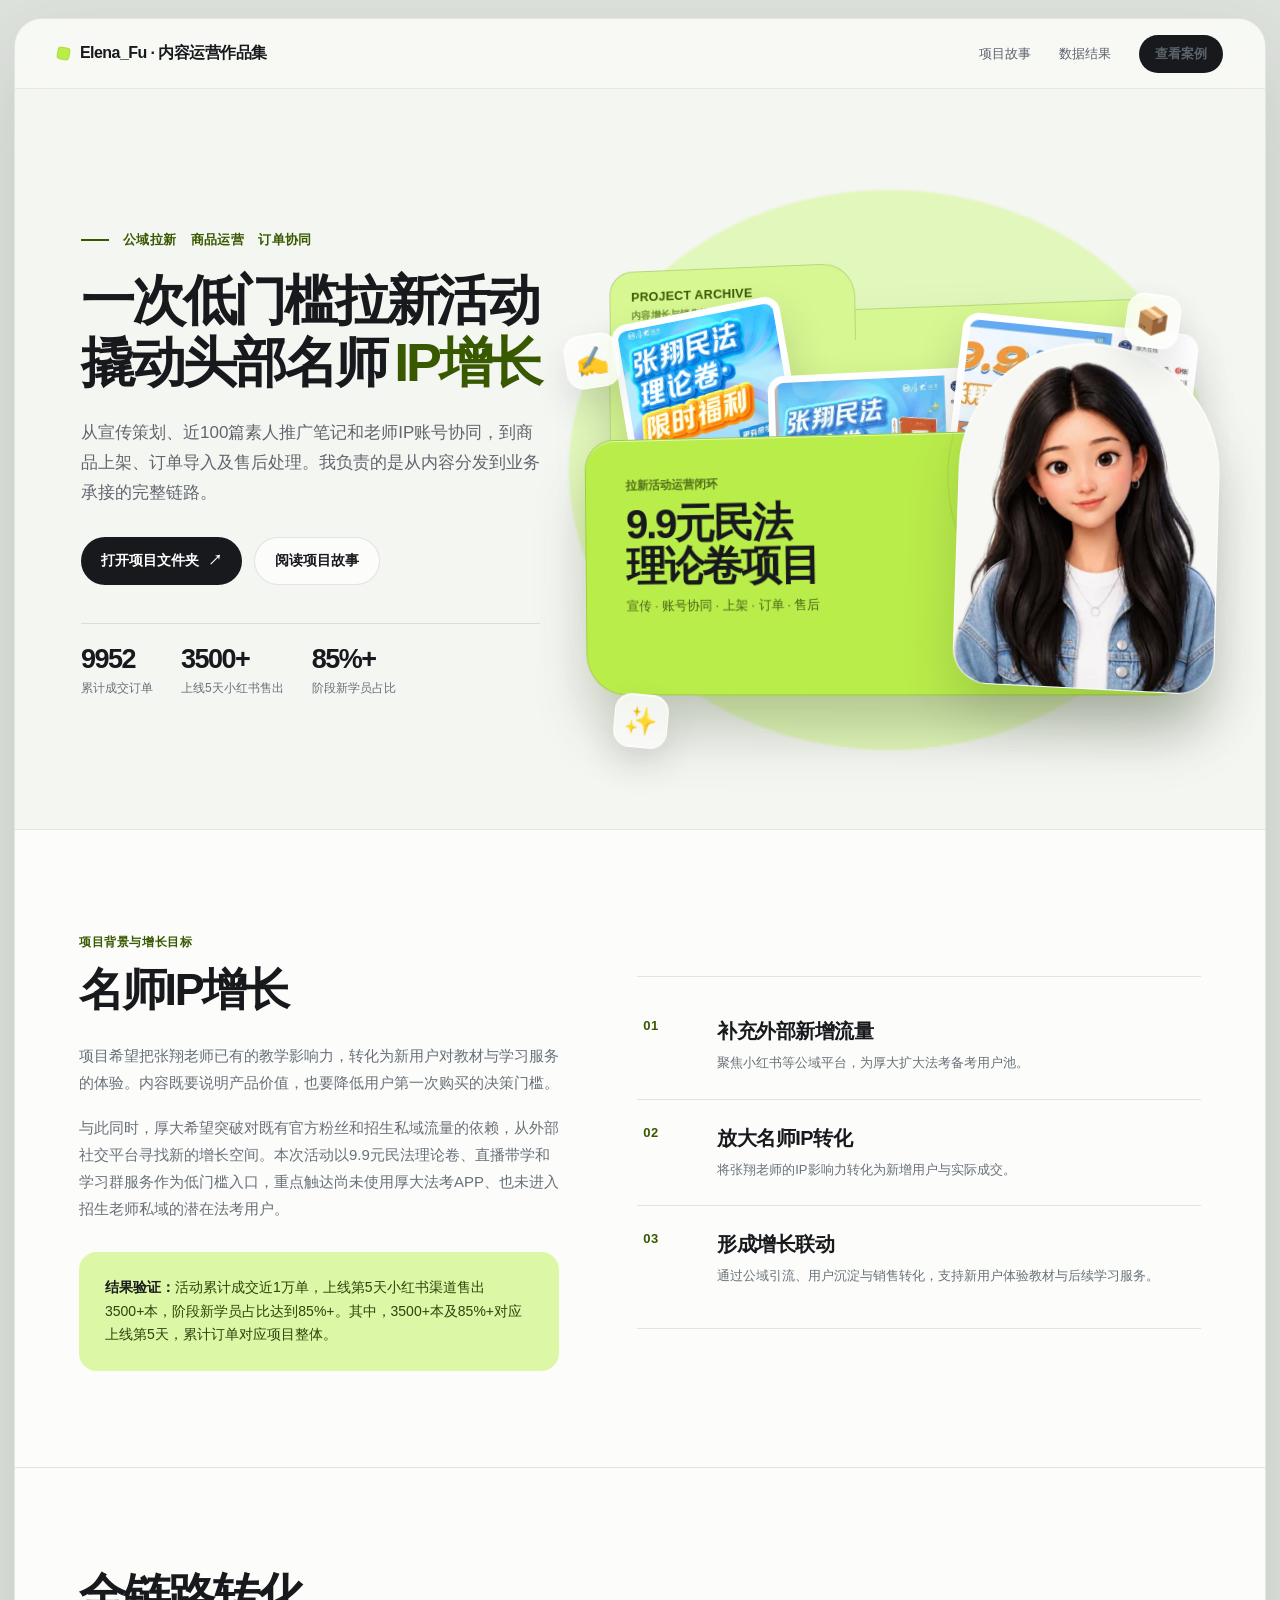
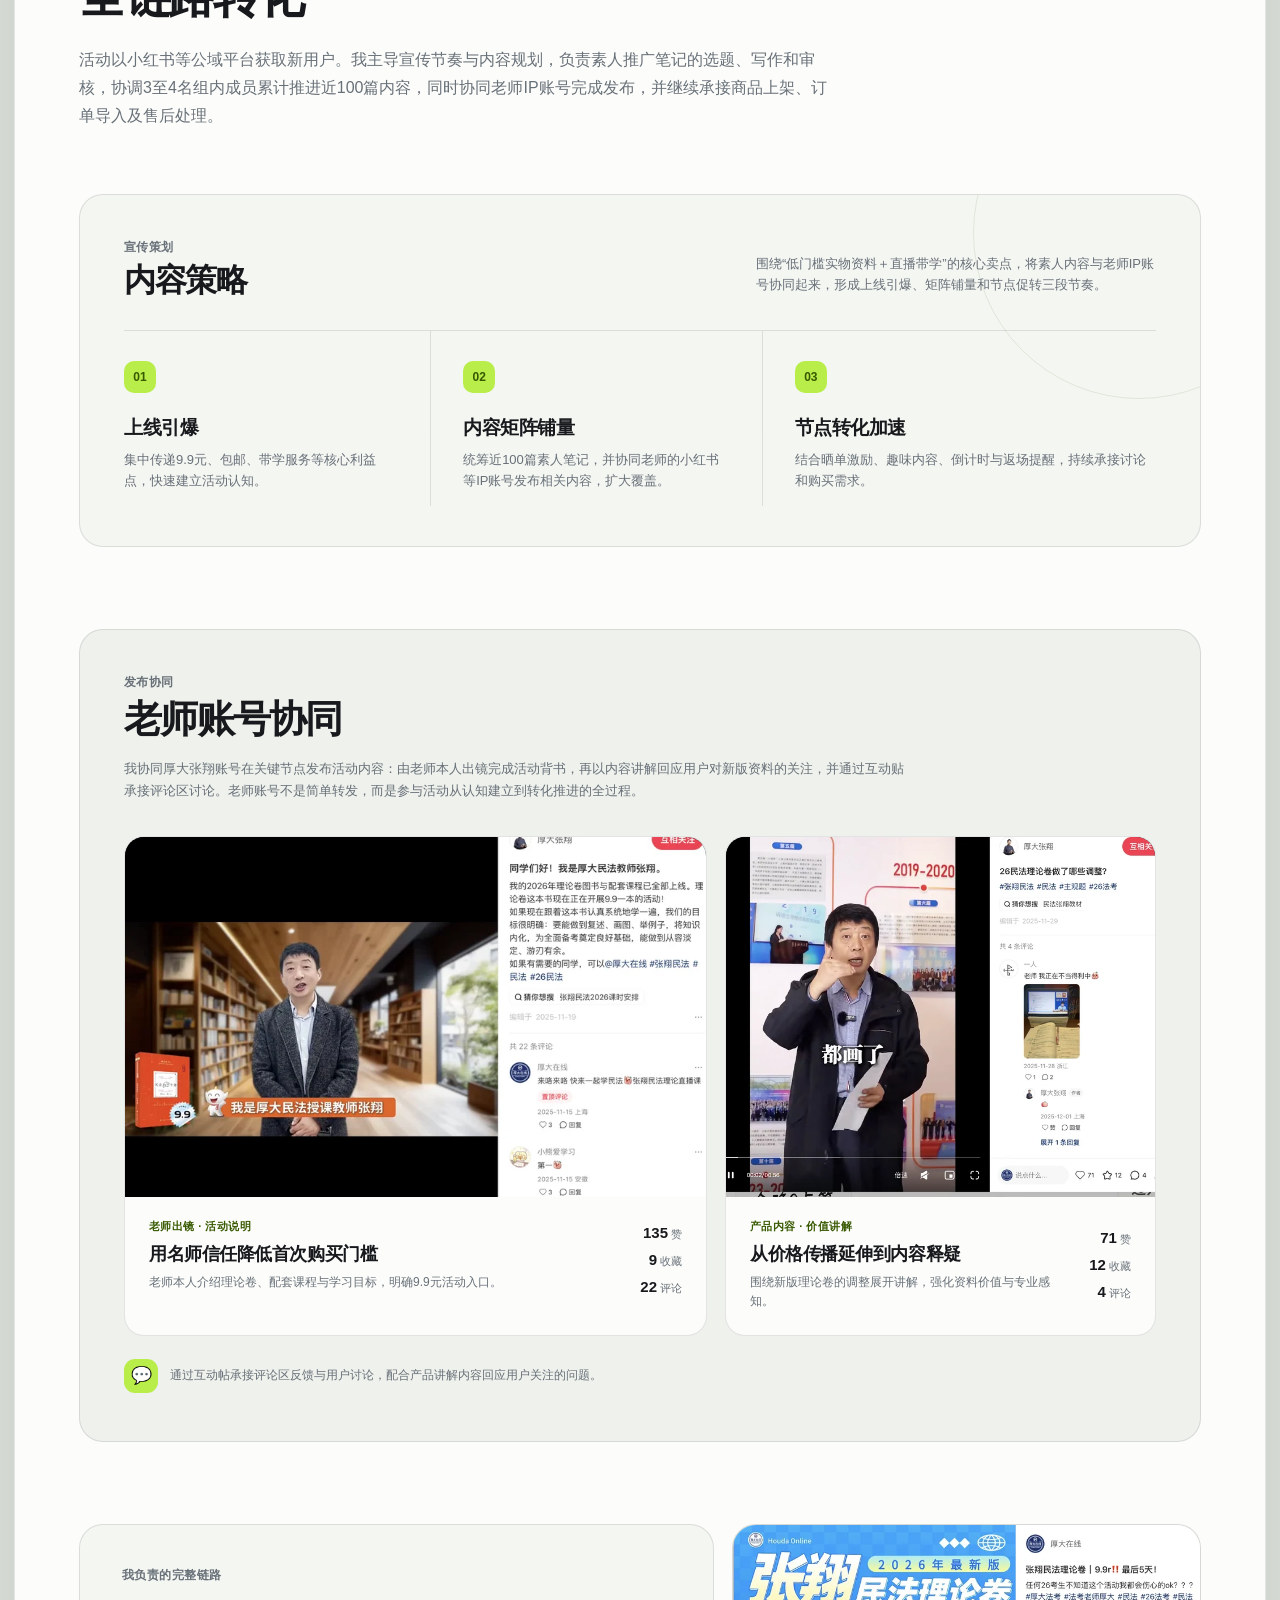
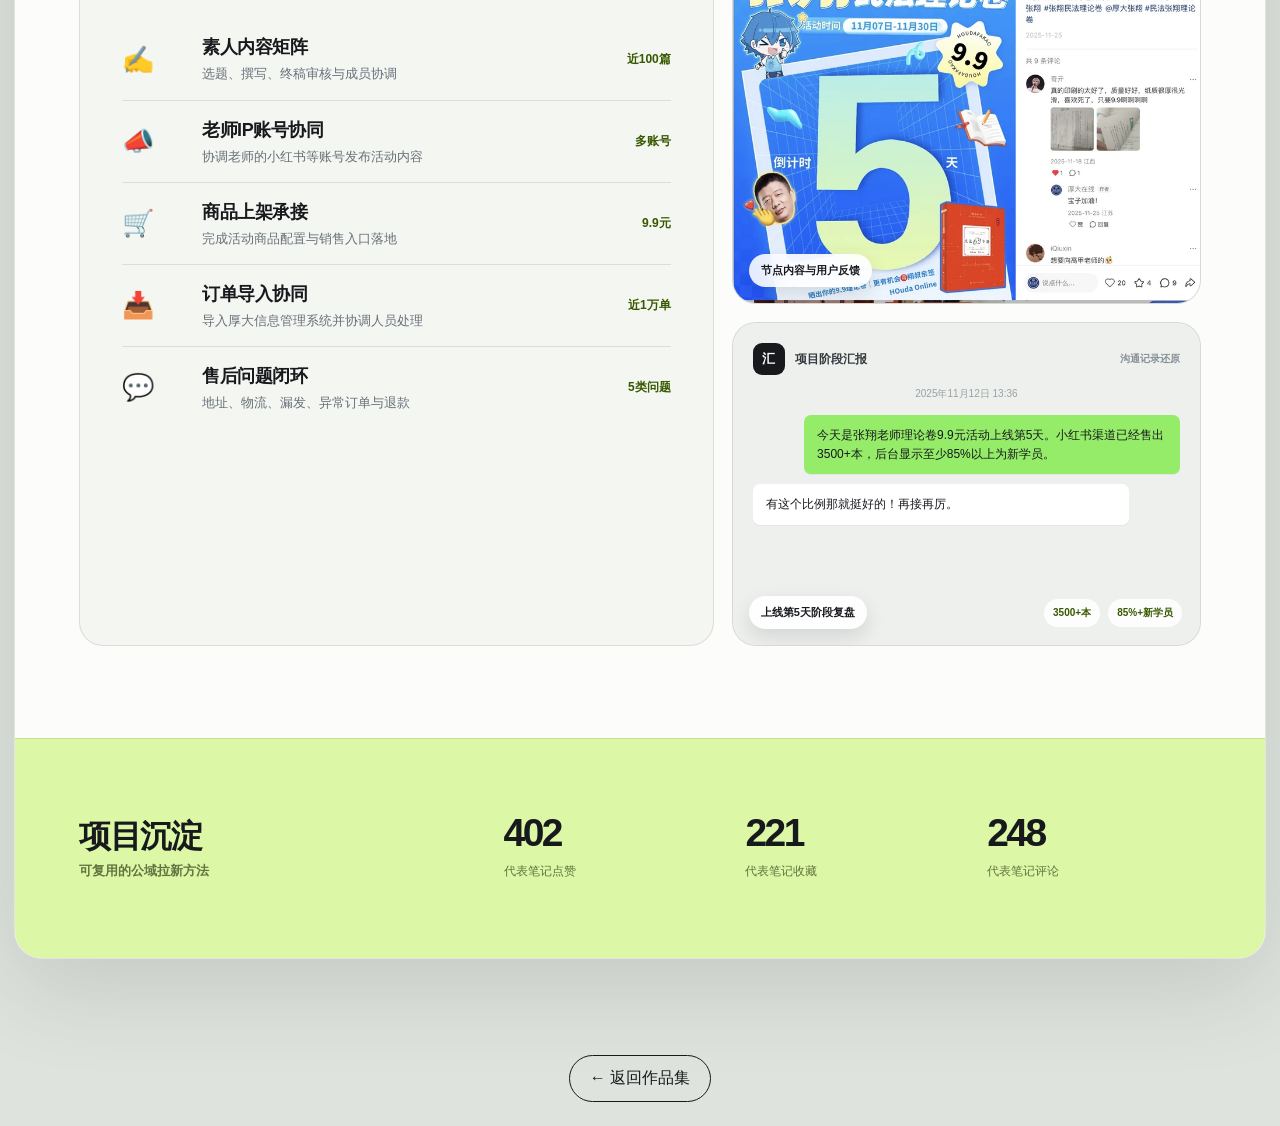
<file: site/project-folder-9r9-yangcong-draft.html>
<!DOCTYPE html>
<html lang="zh-CN">
<head>
  <meta charset="UTF-8" />
  <meta name="viewport" content="width=device-width, initial-scale=1.0" />
  <title>Elena_Fu作品集 · 9.9 元拉新项目</title>
  <style>
    :root {
      --ink: #17191d;
      --muted: #687078;
      --paper: #f4f6f2;
      --white: #fcfdfb;
      --line: rgba(23, 25, 29, .11);
      --lime: #b9ed4a;
      --lime-soft: #dcf7a5;
      --lime-deep: #385900;
      --orange: #ff6b36;
      --blue: #2878e8;
    }

    * { box-sizing: border-box; }
    html { scroll-behavior: smooth; }
    body {
      margin: 0;
      color: var(--ink);
      background: #dfe3de;
      font-family: -apple-system, BlinkMacSystemFont, "SF Pro Display", "PingFang SC", "Microsoft YaHei", sans-serif;
      -webkit-font-smoothing: antialiased;
    }

    button, a { font: inherit; }
    button { cursor: pointer; }

    .site {
      width: min(1510px, calc(100% - 28px));
      margin: 18px auto 72px;
      overflow: hidden;
      border: 1px solid rgba(23, 25, 29, .08);
      border-radius: 28px;
      background: var(--paper);
      box-shadow: 0 30px 90px rgba(39, 48, 45, .14);
    }

    .nav {
      position: sticky;
      top: 0;
      z-index: 50;
      height: 70px;
      display: flex;
      align-items: center;
      justify-content: space-between;
      padding: 0 42px;
      border-bottom: 1px solid rgba(23, 25, 29, .08);
      background: rgba(248, 250, 246, .84);
      backdrop-filter: blur(24px) saturate(150%);
    }

    .brand {
      display: flex;
      align-items: center;
      gap: 10px;
      font-size: 16px;
      font-weight: 820;
      letter-spacing: -.035em;
    }

    .brand-mark {
      width: 13px;
      height: 13px;
      border-radius: 4px;
      background: var(--lime);
      box-shadow: inset 0 0 0 1px rgba(23, 25, 29, .08);
      transform: rotate(10deg);
    }

    .nav-links {
      display: flex;
      align-items: center;
      gap: 28px;
      color: #5b626a;
      font-size: 13px;
    }

    .nav-links a { color: inherit; text-decoration: none; }
    .nav-cta {
      padding: 10px 16px;
      border-radius: 999px;
      background: var(--ink);
      color: #fff;
      font-weight: 720;
    }

    .hero {
      min-height: 740px;
      display: grid;
      grid-template-columns: .87fr 1.13fr;
      align-items: center;
      padding: 52px 46px 46px 66px;
      overflow: hidden;
    }

    .copy {
      position: relative;
      z-index: 10;
      max-width: 630px;
      padding: 22px 0;
    }

    .eyebrow {
      display: inline-flex;
      align-items: center;
      gap: 14px;
      margin-bottom: 24px;
      color: var(--lime-deep);
      font-size: 13px;
      font-weight: 760;
      letter-spacing: .03em;
    }

    .eyebrow::before {
      content: "";
      width: 28px;
      height: 2px;
      background: var(--lime-deep);
    }

    h1 {
      max-width: 720px;
      margin: 0;
      font-size: clamp(52px, 4.2vw, 68px);
      line-height: 1.02;
      letter-spacing: -.06em;
      font-weight: 850;
    }

    .title-line {
      display: block;
      white-space: nowrap;
    }

    .title-line + .title-line { margin-top: 8px; }
    h1 .title-accent { color: var(--lime-deep); }
    h1 .title-accent { margin-left: .16em; }

    .lead {
      max-width: 535px;
      margin: 28px 0 30px;
      color: #5f666e;
      font-size: 17px;
      line-height: 1.75;
    }

    .actions { display: flex; align-items: center; gap: 12px; }
    .primary, .secondary {
      display: inline-flex;
      align-items: center;
      justify-content: center;
      gap: 9px;
      min-height: 48px;
      padding: 0 20px;
      border-radius: 999px;
      font-size: 14px;
      font-weight: 760;
    }
    .primary { border: 0; background: var(--ink); color: #fff; }
    .primary .arrow { transition: transform .25s ease; }
    .primary:hover .arrow { transform: translateX(3px); }
    .secondary { border: 1px solid var(--line); background: rgba(255,255,255,.68); color: var(--ink); text-decoration: none; }

    .mini-proof {
      display: flex;
      gap: 28px;
      margin-top: 38px;
      padding-top: 22px;
      border-top: 1px solid var(--line);
    }

    .mini-proof strong {
      display: block;
      font-size: 27px;
      line-height: 1;
      letter-spacing: -.055em;
    }
    .mini-proof span { display: block; margin-top: 7px; color: var(--muted); font-size: 12px; }

    .folder-stage {
      position: relative;
      min-height: 620px;
      display: flex;
      align-items: center;
      justify-content: center;
      perspective: 1300px;
      isolation: isolate;
    }

    .stage-field {
      position: absolute;
      width: 640px;
      height: 560px;
      border-radius: 50%;
      background: var(--lime-soft);
      opacity: .72;
      filter: blur(1px);
      transform: translate(24px, 8px);
    }

    .folder {
      position: relative;
      z-index: 5;
      width: 650px;
      height: 520px;
      transform-style: preserve-3d;
      transform: rotateX(2deg) rotateY(-7deg) rotateZ(-1deg);
      transition: transform .7s cubic-bezier(.16, 1, .3, 1);
    }

    .folder-stage:hover .folder,
    .folder-stage.is-open .folder {
      transform: rotateX(0) rotateY(-2deg) translateY(-8px);
    }

    .folder-back {
      position: absolute;
      left: 62px;
      right: 26px;
      bottom: 64px;
      height: 350px;
      border: 1px solid rgba(48, 76, 0, .18);
      border-radius: 28px 28px 38px 38px;
      background: #d7f792;
      box-shadow: 0 34px 60px rgba(65, 81, 48, .15);
    }

    .folder-tab {
      position: absolute;
      top: -48px;
      left: 0;
      width: 255px;
      height: 78px;
      padding: 18px 22px;
      border: 1px solid rgba(48, 76, 0, .18);
      border-bottom: 0;
      border-radius: 24px 34px 0 0;
      background: #d7f792;
      color: var(--lime-deep);
      font-size: 13px;
      font-weight: 800;
      letter-spacing: .02em;
    }

    .folder-tab small { display: block; margin-top: 5px; color: rgba(56, 89, 0, .63); font-size: 10px; font-weight: 650; }

    .asset {
      position: absolute;
      z-index: 3;
      bottom: 175px;
      overflow: hidden;
      border: 7px solid rgba(255,255,255,.95);
      border-radius: 16px;
      background: #fff;
      box-shadow: 0 20px 42px rgba(30, 37, 35, .16);
      transform-origin: center bottom;
      transition: transform .72s cubic-bezier(.16, 1, .3, 1), bottom .72s cubic-bezier(.16, 1, .3, 1);
    }

    .asset img { width: 100%; height: 100%; display: block; object-fit: cover; }
    .asset.poster { left: 100px; width: 178px; height: 294px; transform: rotate(-9deg) translateY(48px); }
    .asset.launch { left: 230px; width: 300px; height: 238px; transform: rotate(-1deg) translateY(62px); }
    .asset.ugc { right: 24px; width: 230px; height: 274px; transform: rotate(8deg) translateY(55px); }

    .folder-stage:hover .asset.poster,
    .folder-stage.is-open .asset.poster { transform: rotate(-13deg) translate(-18px, -36px); }
    .folder-stage:hover .asset.launch,
    .folder-stage.is-open .asset.launch { transform: rotate(-1deg) translateY(-62px); }
    .folder-stage:hover .asset.ugc,
    .folder-stage.is-open .asset.ugc { transform: rotate(12deg) translate(16px, -38px); }

    .folder-front {
      position: absolute;
      z-index: 12;
      left: 35px;
      right: 0;
      bottom: 28px;
      height: 260px;
      padding: 38px 42px;
      overflow: hidden;
      border: 1px solid rgba(48, 76, 0, .2);
      border-radius: 30px 30px 42px 42px;
      background: var(--lime);
      box-shadow: inset 0 1px 0 rgba(255,255,255,.62), 0 38px 55px rgba(58, 76, 38, .22);
    }

    .folder-front::after {
      content: "";
      position: absolute;
      right: -90px;
      top: -120px;
      width: 330px;
      height: 330px;
      border: 1px solid rgba(56, 89, 0, .13);
      border-radius: 50%;
    }

    .folder-label {
      position: relative;
      z-index: 2;
      width: 350px;
    }
    .folder-label .kicker { color: rgba(33, 52, 0, .68); font-size: 12px; font-weight: 750; }
    .folder-label h2 { margin: 10px 0 8px; font-size: 42px; line-height: 1.02; letter-spacing: -.055em; }
    .folder-label p { margin: 0; color: rgba(33, 52, 0, .74); font-size: 13px; line-height: 1.55; }

    .folder-chip {
      position: absolute;
      right: 34px;
      bottom: 32px;
      z-index: 3;
      padding: 10px 13px;
      border-radius: 999px;
      border: 1px solid rgba(39, 60, 0, .13);
      background: rgba(255,255,255,.48);
      color: var(--lime-deep);
      font-size: 12px;
      font-weight: 820;
    }

    .avatar-shell {
      position: absolute;
      z-index: 18;
      right: -18px;
      bottom: 34px;
      width: 252px;
      height: 338px;
      overflow: hidden;
      border: 1px solid rgba(255,255,255,.78);
      border-radius: 138px 138px 38px 38px;
      background: #f7f8f4;
      box-shadow: inset 0 1px 0 rgba(255,255,255,.9), 0 28px 50px rgba(42, 53, 39, .18);
      transform: rotate(3deg);
      transition: transform .55s cubic-bezier(.16, 1, .3, 1);
    }

    .folder-stage:hover .avatar-shell,
    .folder-stage.is-open .avatar-shell { transform: rotate(1deg) translateY(-7px); }
    .avatar-shell img {
      width: 118%;
      height: 118%;
      margin-left: -9%;
      margin-top: -4%;
      display: block;
      object-fit: cover;
    }

    .emoji {
      position: absolute;
      z-index: 24;
      display: grid;
      place-items: center;
      width: 54px;
      height: 54px;
      border: 1px solid rgba(255,255,255,.82);
      border-radius: 17px;
      background: rgba(255,255,255,.76);
      box-shadow: 0 17px 34px rgba(42, 52, 46, .13), inset 0 1px 0 rgba(255,255,255,.9);
      backdrop-filter: blur(18px);
      font-size: 27px;
    }
    .emoji.pen { left: 25px; top: 182px; transform: rotate(-9deg); }
    .emoji.box { right: 10px; top: 142px; transform: rotate(8deg); }
    .emoji.spark { left: 74px; bottom: 24px; transform: rotate(5deg); }

    .context {
      display: grid;
      grid-template-columns: .92fr 1.08fr;
      gap: 78px;
      padding: 104px 64px 96px;
      border-top: 1px solid var(--line);
      background: var(--white);
    }

    .context-copy { max-width: 610px; }
    .section-kicker {
      color: var(--lime-deep);
      font-size: 12px;
      font-weight: 800;
      letter-spacing: .05em;
    }

    .context h2 {
      max-width: 560px;
      margin: 16px 0 30px;
      font-size: clamp(42px, 3.5vw, 52px);
      line-height: 1;
      letter-spacing: -.05em;
    }

    .context-copy p {
      margin: 0 0 18px;
      color: var(--muted);
      font-size: 15px;
      line-height: 1.8;
    }

    .context-panel {
      align-self: center;
      padding: 16px 0;
      border-top: 1px solid var(--line);
      border-bottom: 1px solid var(--line);
    }

    .context-row {
      display: grid;
      grid-template-columns: 54px 1fr;
      gap: 20px;
      padding: 25px 6px;
      border-top: 1px solid var(--line);
    }

    .context-row:first-child { border-top: 0; }
    .context-row b {
      color: var(--lime-deep);
      font-size: 13px;
      letter-spacing: .04em;
    }
    .context-row strong {
      display: block;
      margin-bottom: 7px;
      font-size: 20px;
      letter-spacing: -.025em;
    }
    .context-row p {
      margin: 0;
      color: var(--muted);
      font-size: 13px;
      line-height: 1.65;
    }

    .context-result {
      margin-top: 30px;
      padding: 24px 26px;
      border-radius: 18px;
      background: var(--lime-soft);
      color: #2d440b;
      font-size: 14px;
      line-height: 1.7;
    }

    .context-result strong { color: var(--ink); }

    .story {
      border-top: 1px solid var(--line);
      background: var(--white);
    }

    .story-head {
      display: block;
      padding: 104px 64px 64px;
    }

    .story h2 {
      max-width: 620px;
      margin: 0;
      font-size: clamp(42px, 3.7vw, 54px);
      line-height: 1;
      letter-spacing: -.05em;
    }
    .story-intro { max-width: 760px; margin-top: 26px; }
    .story-intro p { margin: 0; color: var(--muted); font-size: 16px; line-height: 1.75; }

    .strategy {
      padding: 0 64px 82px;
    }

    .strategy-board {
      position: relative;
      overflow: hidden;
      padding: 44px 44px 40px;
      border: 1px solid var(--line);
      border-radius: 24px;
      background: var(--paper);
    }

    .strategy-board::after {
      content: "";
      position: absolute;
      right: -105px;
      top: -128px;
      width: 330px;
      height: 330px;
      border: 1px solid rgba(56, 89, 0, .11);
      border-radius: 50%;
    }

    .strategy-top {
      position: relative;
      z-index: 2;
      display: flex;
      align-items: flex-end;
      justify-content: space-between;
      gap: 30px;
      padding-bottom: 34px;
    }

    .strategy-top h3 {
      max-width: 650px;
      margin: 8px 0 0;
      font-size: 32px;
      line-height: 1;
      letter-spacing: -.045em;
    }

    .strategy-top p {
      max-width: 400px;
      margin: 0;
      color: var(--muted);
      font-size: 13px;
      line-height: 1.65;
    }

    .strategy-rail {
      position: relative;
      z-index: 2;
      display: grid;
      grid-template-columns: 1fr 1.08fr 1.28fr;
      border-top: 1px solid var(--line);
    }

    .phase {
      min-height: 175px;
      padding: 30px 32px 12px 0;
      border-right: 1px solid var(--line);
    }

    .phase + .phase { padding-left: 32px; }
    .phase:last-child { padding-right: 0; border-right: 0; }
    .phase-index {
      display: inline-grid;
      place-items: center;
      width: 32px;
      height: 32px;
      margin-bottom: 22px;
      border-radius: 10px;
      background: var(--lime);
      color: var(--lime-deep);
      font-size: 12px;
      font-weight: 850;
    }

    .phase strong { display: block; margin-bottom: 8px; font-size: 19px; letter-spacing: -.025em; }
    .phase p { margin: 0; color: var(--muted); font-size: 13px; line-height: 1.65; }

    .ip-collab {
      padding: 0 64px 82px;
    }

    .ip-collab-inner {
      padding: 44px;
      border: 1px solid var(--line);
      border-radius: 24px;
      background: #eef1ec;
    }

    .ip-collab-head {
      display: block;
      padding-bottom: 34px;
    }

    .ip-collab h3 {
      max-width: 760px;
      margin: 9px 0 0;
      font-size: 38px;
      line-height: 1;
      letter-spacing: -.045em;
    }

    .ip-collab-head p {
      max-width: 780px;
      margin: 20px 0 0;
      color: var(--muted);
      font-size: 13px;
      line-height: 1.7;
    }

    .ip-evidence {
      display: grid;
      grid-template-columns: 1.15fr .85fr;
      gap: 18px;
    }

    .ip-post {
      overflow: hidden;
      border: 1px solid var(--line);
      border-radius: 20px;
      background: var(--white);
    }

    .ip-post-visual {
      height: 360px;
      overflow: hidden;
      background: #17191d;
    }

    .ip-post img {
      width: 100%;
      height: 100%;
      display: block;
      object-fit: cover;
      object-position: center top;
    }

    .ip-post:first-child img { object-position: 58% top; }

    .ip-post-copy {
      display: grid;
      grid-template-columns: 1fr auto;
      gap: 24px;
      padding: 22px 24px 24px;
    }

    .ip-post-copy small {
      display: block;
      margin-bottom: 8px;
      color: var(--lime-deep);
      font-size: 11px;
      font-weight: 820;
      letter-spacing: .04em;
    }

    .ip-post-copy strong {
      display: block;
      font-size: 18px;
      letter-spacing: -.025em;
    }

    .ip-post-copy p {
      margin: 7px 0 0;
      color: var(--muted);
      font-size: 12px;
      line-height: 1.6;
    }

    .post-stats {
      align-self: center;
      white-space: nowrap;
      color: var(--muted);
      font-size: 11px;
      line-height: 1.8;
      text-align: right;
    }

    .post-stats b { color: var(--ink); font-size: 15px; }

    .interaction-note {
      display: flex;
      align-items: center;
      gap: 12px;
      margin-top: 18px;
      color: var(--muted);
      font-size: 12px;
      line-height: 1.6;
    }

    .interaction-note span {
      display: grid;
      flex: 0 0 auto;
      place-items: center;
      width: 34px;
      height: 34px;
      border-radius: 11px;
      background: var(--lime);
      font-size: 17px;
    }

    .flow {
      display: grid;
      grid-template-columns: 1.15fr .85fr;
      gap: 18px;
      padding: 0 64px 92px;
    }

    .flow-main {
      min-height: 480px;
      padding: 42px;
      border: 1px solid var(--line);
      border-radius: 24px;
      background: var(--paper);
    }

    .flow-label { color: var(--muted); font-size: 12px; font-weight: 760; letter-spacing: .04em; }
    .steps { margin-top: 34px; }
    .step {
      display: grid;
      grid-template-columns: 64px 1fr auto;
      align-items: center;
      gap: 16px;
      min-height: 82px;
      border-top: 1px solid var(--line);
    }
    .step:first-child { border-top: 0; }
    .step .icon { font-size: 26px; }
    .step strong { display: block; margin-bottom: 5px; font-size: 18px; letter-spacing: -.025em; }
    .step span { color: var(--muted); font-size: 13px; }
    .step b { color: var(--lime-deep); font-size: 12px; }

    .evidence {
      display: grid;
      grid-template-rows: 1.08fr .92fr;
      gap: 18px;
    }

    .evidence figure {
      position: relative;
      margin: 0;
      overflow: hidden;
      border: 1px solid var(--line);
      border-radius: 24px;
      background: #eef1ec;
    }
    .evidence img { width: 100%; height: 100%; display: block; object-fit: cover; object-position: left top; }
    .evidence figure:last-child img { object-position: center 40%; }
    .evidence figcaption {
      position: absolute;
      left: 16px;
      bottom: 16px;
      padding: 9px 12px;
      border-radius: 999px;
      background: rgba(255,255,255,.88);
      color: var(--ink);
      box-shadow: 0 8px 20px rgba(23,25,29,.12);
      font-size: 11px;
      font-weight: 760;
      backdrop-filter: blur(12px);
    }

    .report-card {
      position: relative;
      height: 100%;
      overflow: hidden;
      padding: 20px 20px 18px;
      background: #edf0ed;
    }

    .report-head {
      display: flex;
      align-items: center;
      gap: 10px;
      margin-bottom: 12px;
      color: #353a3f;
      font-size: 12px;
      font-weight: 760;
    }

    .report-avatar {
      display: grid;
      place-items: center;
      width: 32px;
      height: 32px;
      border-radius: 9px;
      background: var(--ink);
      color: #fff;
      font-size: 13px;
    }

    .report-head small { margin-left: auto; color: #879096; font-size: 10px; font-weight: 620; }
    .report-time { margin: 4px 0 14px; color: #9aa0a5; text-align: center; font-size: 10px; }

    .bubble {
      max-width: 88%;
      margin-bottom: 10px;
      padding: 11px 13px;
      border-radius: 7px;
      font-size: 12px;
      line-height: 1.55;
      box-shadow: 0 1px 0 rgba(23,25,29,.05);
    }

    .bubble.mine { margin-left: auto; background: #95ec69; }
    .bubble.reply { background: #fff; }

    .report-data {
      position: absolute;
      right: 18px;
      bottom: 18px;
      display: flex;
      gap: 8px;
    }

    .report-data span {
      padding: 7px 9px;
      border-radius: 999px;
      background: rgba(255,255,255,.9);
      color: var(--lime-deep);
      font-size: 10px;
      font-weight: 820;
    }

    .result-band {
      display: grid;
      grid-template-columns: 1.15fr repeat(3, .62fr);
      align-items: end;
      gap: 28px;
      padding: 72px 64px 78px;
      border-top: 1px solid var(--line);
      background: var(--lime-soft);
    }
    .result-band h3 { max-width: 390px; margin: 0; font-size: 32px; line-height: 1; letter-spacing: -.045em; }
    .result-band h3 small { display: block; margin-top: 10px; color: rgba(40, 55, 18, .68); font-size: 13px; font-weight: 650; line-height: 1.35; letter-spacing: 0; }
    .result-band strong { display: block; font-size: 39px; letter-spacing: -.065em; }
    .result-band span { display: block; margin-top: 8px; color: rgba(40, 55, 18, .68); font-size: 12px; }

    @media (max-width: 1100px) {
      .hero { grid-template-columns: 1fr; padding: 60px 34px 20px; }
      .copy { max-width: 760px; }
      .folder-stage { min-height: 650px; transform: scale(.92); }
      .context { grid-template-columns: 1fr; gap: 42px; padding: 84px 34px; }
      .story-head { padding: 84px 34px 50px; }
      .strategy { padding: 0 34px 70px; }
      .ip-collab { padding: 0 34px 70px; }
      .flow { grid-template-columns: 1fr; padding: 0 34px 70px; }
      .evidence { grid-template-columns: 1fr 1fr; grid-template-rows: 320px; }
      .result-band { grid-template-columns: 1.2fr repeat(3, .6fr); padding: 62px 34px; }
    }

    @media (max-width: 720px) {
      .site { width: 100%; margin: 0; border-radius: 0; }
      .nav { padding: 0 20px; }
      .nav-links a:not(.nav-cta) { display: none; }
      .hero { display: block; padding: 42px 20px 12px; }
      .copy { width: 100%; min-width: 0; }
      h1 { font-size: 34px; line-height: 1.06; letter-spacing: -.05em; }
      .title-line { white-space: nowrap; }
      .title-line + .title-line { margin-top: 5px; }
      .lead { font-size: 15px; }
      .mini-proof { display: grid; grid-template-columns: 1fr 1fr; gap: 22px; }
      .folder-stage { width: 700px; min-width: 0; margin-left: 50%; transform: translateX(-50%) scale(.62); transform-origin: center; min-height: 470px; }
      .context { padding: 70px 20px; }
      .context h2 { font-size: 40px; }
      .context-row { grid-template-columns: 42px 1fr; gap: 12px; }
      .story-head { padding: 70px 20px 42px; }
      .strategy { padding: 0 20px 54px; }
      .strategy-board { padding: 30px 22px; }
      .strategy-top { align-items: flex-start; flex-direction: column; }
      .strategy-rail { grid-template-columns: 1fr; }
      .phase, .phase + .phase { min-height: auto; padding: 24px 0; border-right: 0; border-bottom: 1px solid var(--line); }
      .phase:last-child { border-bottom: 0; }
      .ip-collab { padding: 0 20px 54px; }
      .ip-collab-inner { padding: 30px 22px; }
      .ip-collab h3 { font-size: 30px; }
      .ip-evidence { grid-template-columns: 1fr; }
      .ip-post-visual { height: 260px; }
      .ip-post-copy { grid-template-columns: 1fr; gap: 14px; }
      .post-stats { text-align: left; }
      .flow { padding: 0 20px 54px; }
      .flow-main { padding: 28px 22px; }
      .step { grid-template-columns: 46px 1fr; }
      .step b { display: none; }
      .evidence { grid-template-columns: 1fr; grid-template-rows: 260px 260px; }
      .result-band { grid-template-columns: 1fr 1fr; gap: 30px 18px; padding: 50px 20px; }
      .result-band h3 { grid-column: 1 / -1; }
    }
  
    .deep-read { padding: 32px; border: 1px solid var(--line); border-radius: 18px; margin: 24px 0; }
    .deep-read h3 { margin: 0 0 12px; font-size: 23px; line-height: 1.4; }
    .deep-read p, .deep-read li { font-size: 15px; line-height: 1.85; }
    .deep-read p:last-child { margin-bottom: 0; }
    .deep-read summary { cursor: pointer; font-size: 17px; font-weight: 750; line-height: 1.7; padding: 8px 0; }
    .deep-read summary:focus-visible { outline: 2px solid currentColor; outline-offset: 5px; }
    .deep-read details + details { margin-top: 16px; padding-top: 16px; border-top: 1px solid var(--line); }
    .deep-read .reading-note { font-size: 13px; opacity: .8; }
    .deep-read a { text-decoration: underline; text-underline-offset: 4px; }
    .case-return { padding: 24px; text-align: center; }
    .case-return a { display: inline-block; padding: 12px 20px; border: 1px solid currentColor; border-radius: 999px; color: inherit; text-decoration: none; }
    @media(max-width: 640px) { .deep-read { padding: 22px; } }
</style>
</head>
<body>
  <div class="site">
    <header class="nav">
      <div class="brand"><span class="brand-mark"></span>Elena_Fu · 内容运营作品集</div>
      <nav class="nav-links">
        <a href="#story">项目故事</a>
        <a href="#results">数据结果</a>
        <a class="nav-cta" href="#story">查看案例</a>
      </nav>
    </header>

    <main>
      <section class="hero">
        <div class="copy">
          <div class="eyebrow"><span>公域拉新</span><span>商品运营</span><span>订单协同</span></div>
          <h1>
            <span class="title-line">一次低门槛拉新活动</span>
            <span class="title-line">撬动头部名师<span class="title-accent">IP增长</span></span>
          </h1>
          <p class="lead">从宣传策划、近100篇素人推广笔记和老师IP账号协同，到商品上架、订单导入及售后处理。我负责的是从内容分发到业务承接的完整链路。</p>
          <div class="actions">
            <button class="primary" id="openFolder">打开项目文件夹 <span class="arrow">↗</span></button>
            <a class="secondary" href="#story">阅读项目故事</a>
          </div>
          <div class="mini-proof" aria-label="项目核心数据">
            <div><strong>9952</strong><span>累计成交订单</span></div>
            <div><strong>3500+</strong><span>上线5天小红书售出</span></div>
            <div><strong>85%+</strong><span>阶段新学员占比</span></div>
          </div>
        </div>

        <div class="folder-stage" id="folderStage" aria-label="9.9元拉新项目文件夹视觉">
          <div class="stage-field"></div>
          <div class="emoji pen">✍️</div>
          <div class="emoji box">📦</div>
          <div class="emoji spark">✨</div>

          <div class="folder">
            <div class="folder-back">
              <div class="folder-tab">PROJECT ARCHIVE<small>内容增长与销售运营</small></div>
            </div>
            <div class="asset poster"><img src="_images/4d776ff21abd9c3c-800.webp" alt="张翔民法理论卷9.9元活动海报" data-original-src="./zhangxiang-hero.jpg" srcset="_images/4d776ff21abd9c3c-480.webp 480w, _images/4d776ff21abd9c3c-800.webp 800w, _images/4d776ff21abd9c3c-900.webp 900w" sizes="(max-width: 767px) 190px, 300px" width="900" height="1600" loading="eager" decoding="async" fetchpriority="high"></div>
            <div class="asset launch"><img src="_images/0420f0b9b198a905-800.webp" alt="小红书活动首发内容与互动数据" data-original-src="./zhangxiang-launch.png" srcset="_images/0420f0b9b198a905-480.webp 480w, _images/0420f0b9b198a905-800.webp 800w, _images/0420f0b9b198a905-1280.webp 1280w" sizes="(max-width: 767px) 190px, 300px" width="1998" height="1594" loading="eager" decoding="async"></div>
            <div class="asset ugc"><img src="_images/f1a28b93d7519034-800.webp" alt="晒单激励活动内容" data-original-src="./zhangxiang-ugc.png" srcset="_images/f1a28b93d7519034-480.webp 480w, _images/f1a28b93d7519034-800.webp 800w, _images/f1a28b93d7519034-1280.webp 1280w" sizes="(max-width: 767px) 190px, 300px" width="1976" height="1562" loading="eager" decoding="async"></div>
            <div class="folder-front">
              <div class="folder-label">
                <div class="kicker">拉新活动运营闭环</div>
                <h2>9.9元民法<br>理论卷项目</h2>
                <p>宣传 · 账号协同 · 上架 · 订单 · 售后</p>
              </div>
              <div class="folder-chip">近1万单</div>
            </div>
            <div class="avatar-shell"><img src="_images/fa8543ae5be47d80-800.webp" alt="Elena_Fu的3D emoji形象" data-original-src="./fbb-avatar-denim-transparent-v2.png" srcset="_images/fa8543ae5be47d80-480.webp 480w, _images/fa8543ae5be47d80-800.webp 800w, _images/fa8543ae5be47d80-1254.webp 1254w" sizes="(max-width: 767px) 190px, 300px" width="1254" height="1254" loading="eager" decoding="async"></div>
          </div>
        </div>
      </section>

      <section class="context" aria-labelledby="contextTitle">
        <div class="context-copy">
          <div class="section-kicker">项目背景与增长目标</div>
          <h2 id="contextTitle">名师IP增长</h2>
          <p>项目希望把张翔老师已有的教学影响力，转化为新用户对教材与学习服务的体验。内容既要说明产品价值，也要降低用户第一次购买的决策门槛。</p>
          <p>与此同时，厚大希望突破对既有官方粉丝和招生私域流量的依赖，从外部社交平台寻找新的增长空间。本次活动以9.9元民法理论卷、直播带学和学习群服务作为低门槛入口，重点触达尚未使用厚大法考APP、也未进入招生老师私域的潜在法考用户。</p>
          <div class="context-result"><strong>结果验证：</strong>活动累计成交近1万单，上线第5天小红书渠道售出3500+本，阶段新学员占比达到85%+。其中，3500+本及85%+对应上线第5天，累计订单对应项目整体。</div>
        </div>

        <div class="context-panel" aria-label="项目三层增长目标">
          <div class="context-row">
            <b>01</b>
            <div><strong>补充外部新增流量</strong><p>聚焦小红书等公域平台，为厚大扩大法考备考用户池。</p></div>
          </div>
          <div class="context-row">
            <b>02</b>
            <div><strong>放大名师IP转化</strong><p>将张翔老师的IP影响力转化为新增用户与实际成交。</p></div>
          </div>
          <div class="context-row">
            <b>03</b>
            <div><strong>形成增长联动</strong><p>通过公域引流、用户沉淀与销售转化，支持新用户体验教材与后续学习服务。</p></div>
          </div>
        </div>
      </section>

      <section class="story" id="story">
        <div class="story-head">
          <h2>全链路转化</h2>
          <div class="story-intro">
            <p>活动以小红书等公域平台获取新用户。我主导宣传节奏与内容规划，负责素人推广笔记的选题、写作和审核，协调3至4名组内成员累计推进近100篇内容，同时协同老师IP账号完成发布，并继续承接商品上架、订单导入及售后处理。</p>
          </div>
        </div>

        <div class="strategy">
          <div class="strategy-board">
            <div class="strategy-top">
              <div>
                <div class="flow-label">宣传策划</div>
                <h3>内容策略</h3>
              </div>
              <p>围绕“低门槛实物资料＋直播带学”的核心卖点，将素人内容与老师IP账号协同起来，形成上线引爆、矩阵铺量和节点促转三段节奏。</p>
            </div>
            <div class="strategy-rail">
              <div class="phase">
                <div class="phase-index">01</div>
                <strong>上线引爆</strong>
                <p>集中传递9.9元、包邮、带学服务等核心利益点，快速建立活动认知。</p>
              </div>
              <div class="phase">
                <div class="phase-index">02</div>
                <strong>内容矩阵铺量</strong>
                <p>统筹近100篇素人笔记，并协同老师的小红书等IP账号发布相关内容，扩大覆盖。</p>
              </div>
              <div class="phase">
                <div class="phase-index">03</div>
                <strong>节点转化加速</strong>
                <p>结合晒单激励、趣味内容、倒计时与返场提醒，持续承接讨论和购买需求。</p>
              </div>
            </div>
          </div>
        </div>

        <div class="ip-collab">
          <div class="ip-collab-inner">
            <div class="ip-collab-head">
              <div>
                <div class="flow-label">发布协同</div>
                <h3>老师账号协同</h3>
              </div>
              <p>我协同厚大张翔账号在关键节点发布活动内容：由老师本人出镜完成活动背书，再以内容讲解回应用户对新版资料的关注，并通过互动贴承接评论区讨论。老师账号不是简单转发，而是参与活动从认知建立到转化推进的全过程。</p>
            </div>

            <div class="ip-evidence">
              <article class="ip-post">
                <div class="ip-post-visual"><img src="_images/81049f2891e6cb88-800.webp" alt="厚大张翔账号发布9.9元民法理论卷活动内容" data-original-src="./teacher-ip-launch.png" srcset="_images/81049f2891e6cb88-480.webp 480w, _images/81049f2891e6cb88-800.webp 800w, _images/81049f2891e6cb88-1280.webp 1280w" sizes="(max-width: 767px) calc(100vw - 48px), (max-width: 1100px) 50vw, 520px" width="2144" height="1472" loading="lazy" decoding="async"></div>
                <div class="ip-post-copy">
                  <div><small>老师出镜 · 活动说明</small><strong>用名师信任降低首次购买门槛</strong><p>老师本人介绍理论卷、配套课程与学习目标，明确9.9元活动入口。</p></div>
                  <div class="post-stats"><b>135</b> 赞<br><b>9</b> 收藏<br><b>22</b> 评论</div>
                </div>
              </article>

              <article class="ip-post">
                <div class="ip-post-visual"><img src="_images/f0e05342736df48b-800.webp" alt="厚大张翔账号讲解2026民法理论卷调整" data-original-src="./teacher-ip-explain.png" srcset="_images/f0e05342736df48b-480.webp 480w, _images/f0e05342736df48b-800.webp 800w, _images/f0e05342736df48b-1280.webp 1280w" sizes="(max-width: 767px) calc(100vw - 48px), (max-width: 1100px) 50vw, 520px" width="1944" height="1548" loading="lazy" decoding="async"></div>
                <div class="ip-post-copy">
                  <div><small>产品内容 · 价值讲解</small><strong>从价格传播延伸到内容释疑</strong><p>围绕新版理论卷的调整展开讲解，强化资料价值与专业感知。</p></div>
                  <div class="post-stats"><b>71</b> 赞<br><b>12</b> 收藏<br><b>4</b> 评论</div>
                </div>
              </article>
            </div>

            <div class="interaction-note"><span>💬</span><p>通过互动帖承接评论区反馈与用户讨论，配合产品讲解内容回应用户关注的问题。</p></div>
          </div>
        </div>

        <div class="flow">
          <div class="flow-main">
            <div class="flow-label">我负责的完整链路</div>
            <div class="steps">
              <div class="step"><div class="icon">✍️</div><div><strong>素人内容矩阵</strong><span>选题、撰写、终稿审核与成员协调</span></div><b>近100篇</b></div>
              <div class="step"><div class="icon">📣</div><div><strong>老师IP账号协同</strong><span>协调老师的小红书等账号发布活动内容</span></div><b>多账号</b></div>
              <div class="step"><div class="icon">🛒</div><div><strong>商品上架承接</strong><span>完成活动商品配置与销售入口落地</span></div><b>9.9元</b></div>
              <div class="step"><div class="icon">📥</div><div><strong>订单导入协同</strong><span>导入厚大信息管理系统并协调人员处理</span></div><b>近1万单</b></div>
              <div class="step"><div class="icon">💬</div><div><strong>售后问题闭环</strong><span>地址、物流、漏发、异常订单与退款</span></div><b>5类问题</b></div>
            </div>
          </div>

          <div class="evidence">
            <figure>
              <img src="_images/d9159ce99a34a969-800.webp" alt="活动倒计时内容和用户反馈" data-original-src="./zhangxiang-countdown.png" srcset="_images/d9159ce99a34a969-480.webp 480w, _images/d9159ce99a34a969-800.webp 800w, _images/d9159ce99a34a969-1280.webp 1280w" sizes="(max-width: 767px) calc(100vw - 48px), (max-width: 1100px) 50vw, 520px" width="1948" height="1576" loading="lazy" decoding="async">
              <figcaption>节点内容与用户反馈</figcaption>
            </figure>
            <figure>
              <div class="report-card" aria-label="根据真实沟通整理的阶段汇报界面">
                <div class="report-head">
                  <div class="report-avatar">汇</div>
                  <span>项目阶段汇报</span>
                  <small>沟通记录还原</small>
                </div>
                <div class="report-time">2025年11月12日 13:36</div>
                <div class="bubble mine">今天是张翔老师理论卷9.9元活动上线第5天。小红书渠道已经售出3500+本，后台显示至少85%以上为新学员。</div>
                <div class="bubble reply">有这个比例那就挺好的！再接再厉。</div>
                <div class="report-data"><span>3500+本</span><span>85%+新学员</span></div>
              </div>
              <figcaption>上线第5天阶段复盘</figcaption>
            </figure>
          </div>
        </div>

        <div class="result-band" id="results">
          <h3>项目沉淀<small>可复用的公域拉新方法</small></h3>
          <div><strong>402</strong><span>代表笔记点赞</span></div>
          <div><strong>221</strong><span>代表笔记收藏</span></div>
          <div><strong>248</strong><span>代表笔记评论</span></div>
        </div>
      </section>
    </main>
  </div>

  <script>
    const button = document.getElementById('openFolder');
    const stage = document.getElementById('folderStage');

    button.addEventListener('click', () => {
      stage.classList.toggle('is-open');
      button.firstChild.textContent = stage.classList.contains('is-open') ? '收起项目文件夹 ' : '打开项目文件夹 ';
    });
  </script>
<footer class="case-return"><a href="portfolio-yangcong-draft.html">← 返回作品集</a></footer>
</body>
</html>
</file>
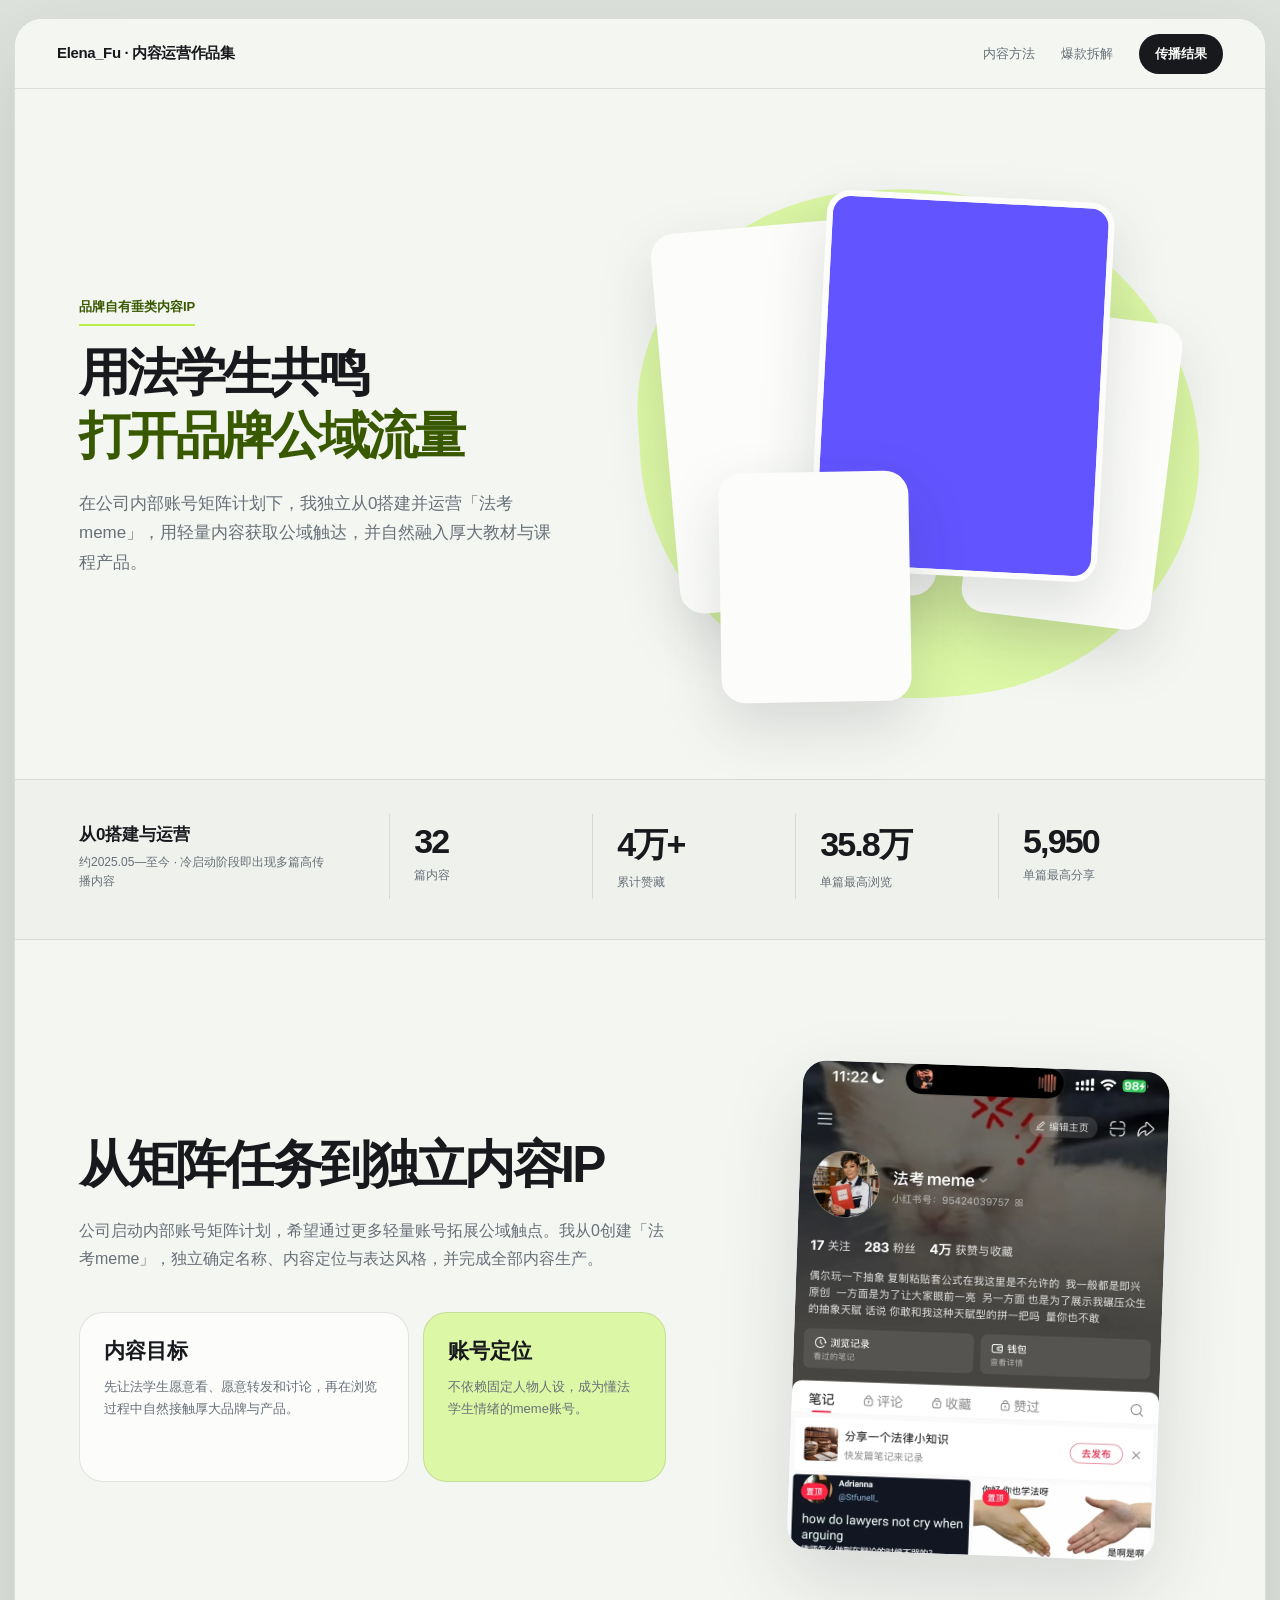
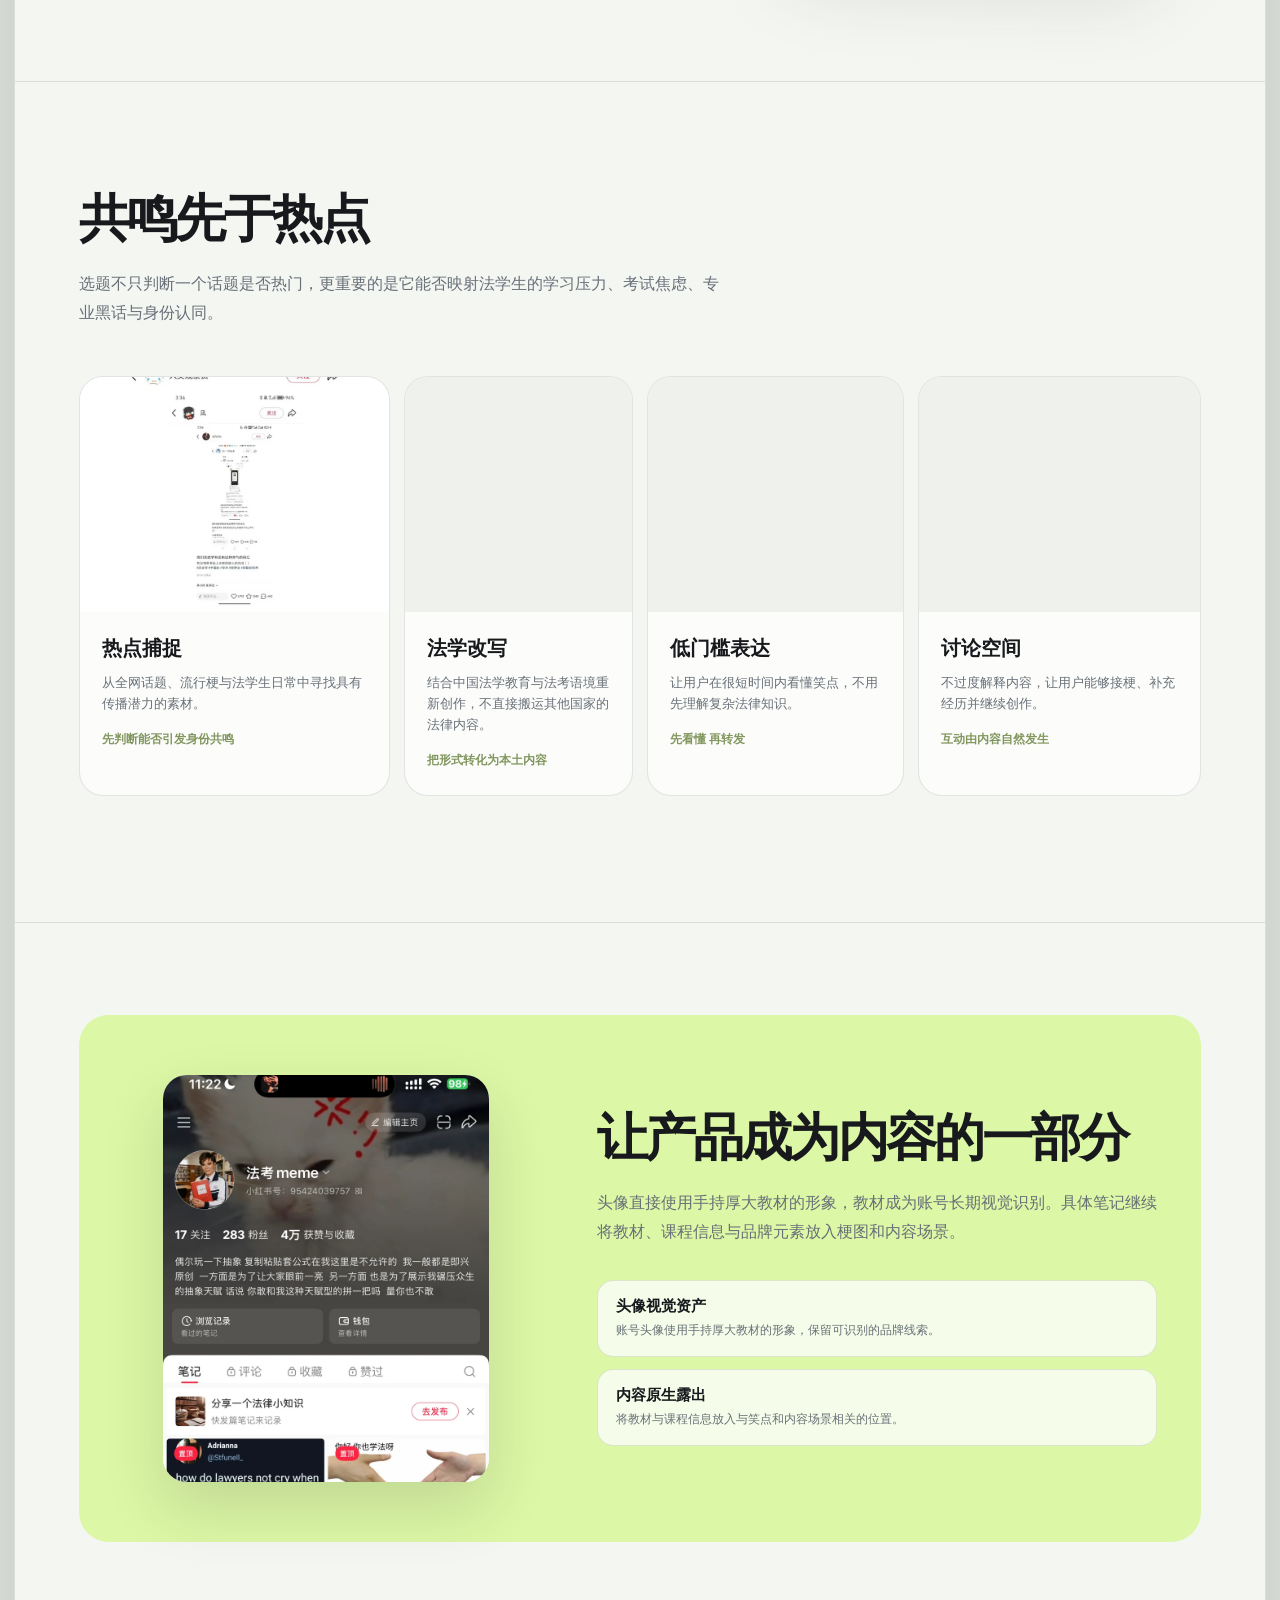
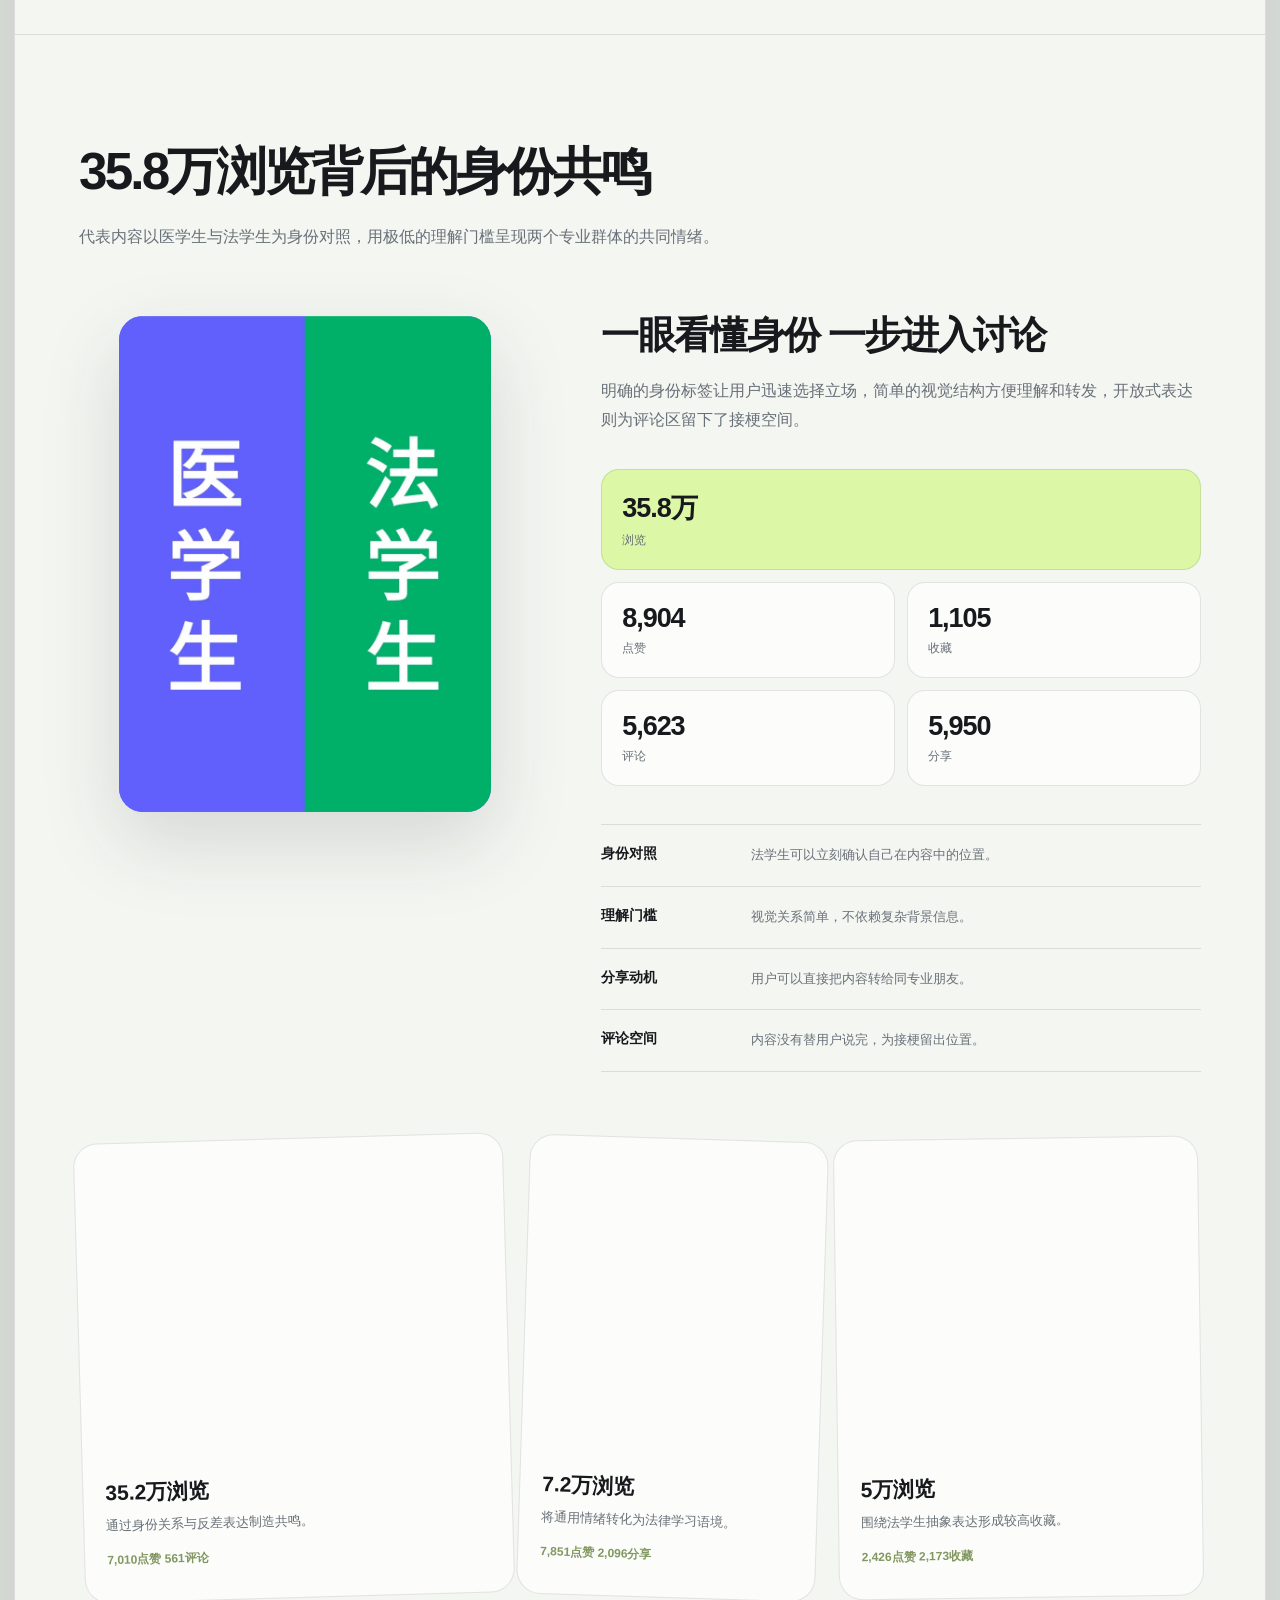
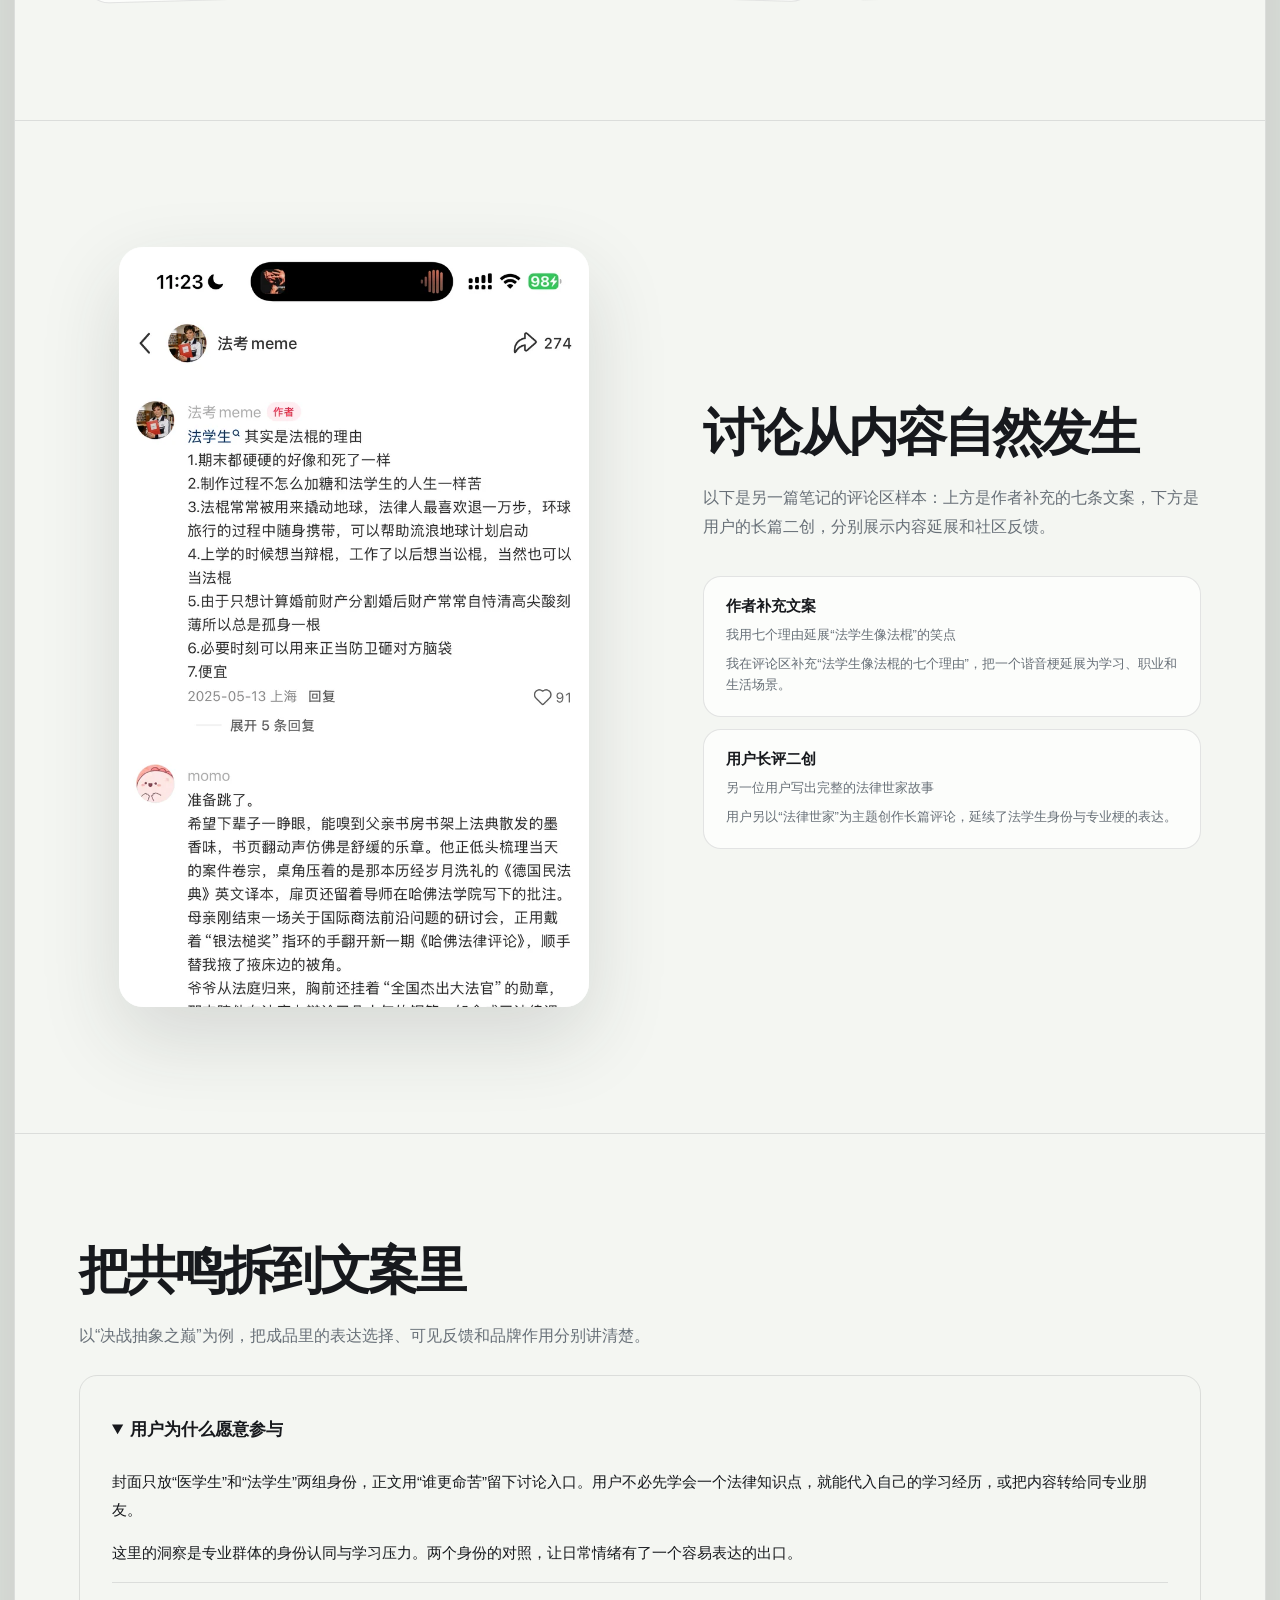
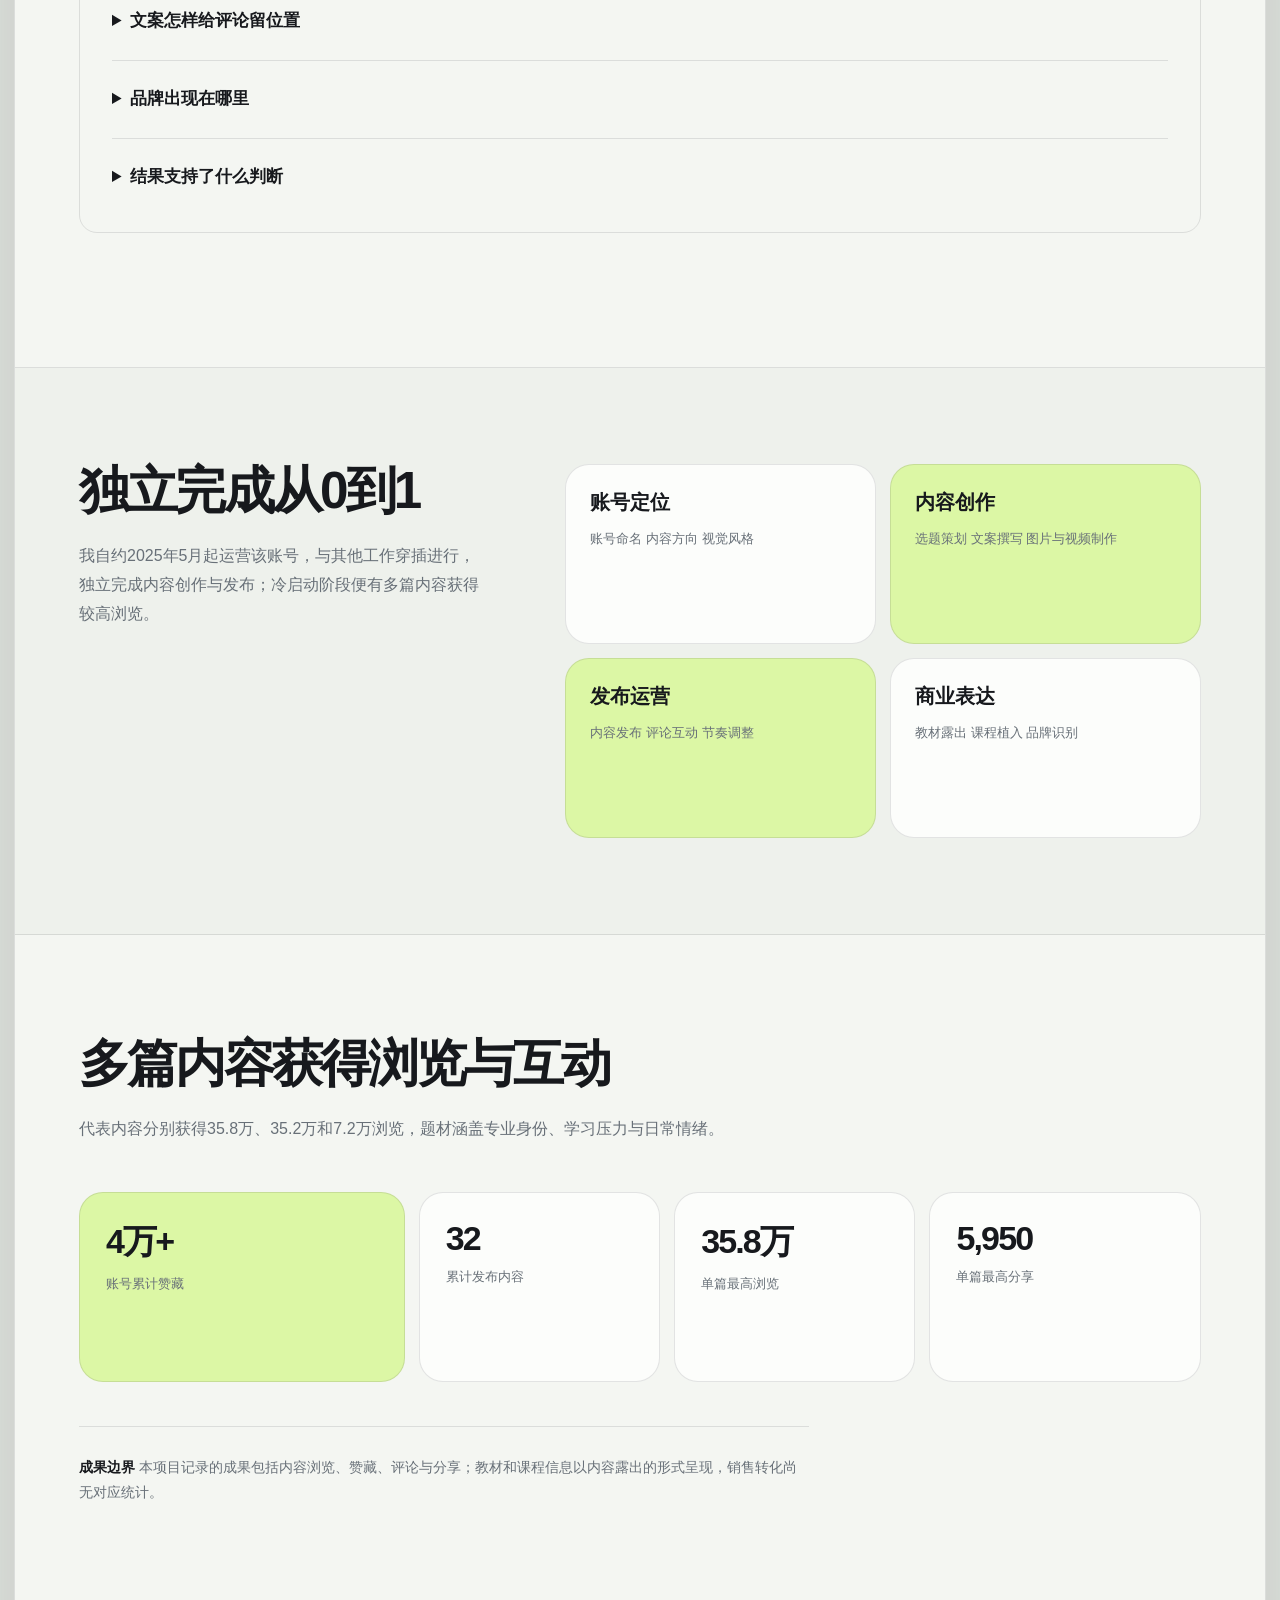
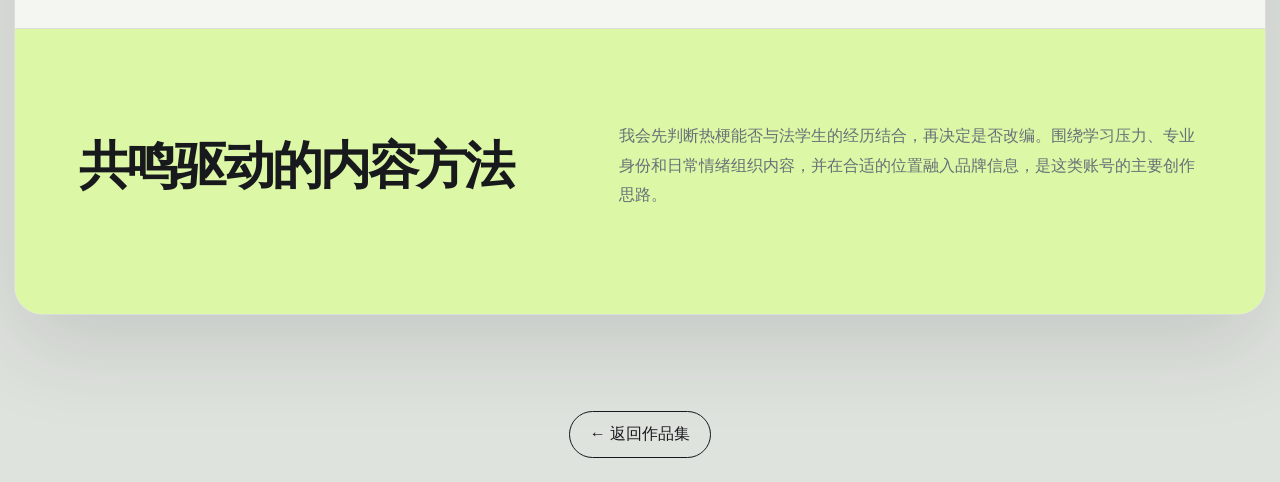
<file: site/project-folder-fakao-meme-yangcong-draft.html>
<!DOCTYPE html>
<html lang="zh-CN">
<head>
  <meta charset="UTF-8">
  <meta name="viewport" content="width=device-width, initial-scale=1.0">
  <meta name="description" content="Elena_Fu独立从0搭建并运营法考meme账号的内容运营案例">
  <title>法考 meme｜学生共鸣与品牌内容｜Elena_Fu</title>
  <style>
    :root {
      color-scheme: light dark;
      --ink: #17191d;
      --muted: #687078;
      --paper: #f4f6f2;
      --white: #fcfdfb;
      --surface: var(--white);
      --surface-strong: #eef1ec;
      --line: rgba(23, 25, 29, .11);
      --lime: #b9ed4a;
      --lime-soft: #dcf7a5;
      --lime-deep: #385900;
      --accent: var(--lime);
      --accent-deep: var(--lime-deep);
      --accent-soft: var(--lime-soft);
      --shadow: rgba(39, 48, 45, .15);
      --radius-card: 24px;
      --radius-shell: 28px;
    }

    * { box-sizing: border-box; }
    html { scroll-behavior: smooth; }
    body {
      margin: 0;
      color: var(--ink);
      background: #dfe3de;
      font-family: -apple-system, BlinkMacSystemFont, "SF Pro Display", "PingFang SC", "Microsoft YaHei", sans-serif;
      -webkit-font-smoothing: antialiased;
      text-rendering: optimizeLegibility;
    }

    img { display: block; max-width: 100%; }
    a { color: inherit; }
    button, a { font: inherit; }
    button { color: inherit; }

    .site {
      width: min(1510px, calc(100% - 28px));
      min-height: 100dvh;
      margin: 18px auto 72px;
      overflow: hidden;
      border: 1px solid var(--line);
      border-radius: var(--radius-shell);
      background: var(--paper);
      box-shadow: 0 30px 90px rgba(38, 41, 40, .14);
    }

    .nav {
      position: sticky;
      top: 0;
      z-index: 20;
      height: 70px;
      display: flex;
      align-items: center;
      justify-content: space-between;
      gap: 30px;
      padding: 0 42px;
      border-bottom: 1px solid var(--line);
      background: color-mix(in srgb, var(--paper) 86%, transparent);
      backdrop-filter: blur(22px) saturate(135%);
      -webkit-backdrop-filter: blur(22px) saturate(135%);
    }

    .brand {
      font-size: 15px;
      font-weight: 780;
      letter-spacing: -.025em;
      text-decoration: none;
      white-space: nowrap;
    }

    .nav nav {
      display: flex;
      align-items: center;
      gap: 26px;
      color: var(--muted);
      font-size: 13px;
      white-space: nowrap;
    }

    .nav nav a { text-decoration: none; }
    .nav nav a:last-child {
      padding: 10px 15px;
      border: 1px solid var(--line);
      border-radius: 999px;
      background: var(--ink);
      color: var(--white);
      font-weight: 720;
    }

    .hero {
      min-height: 690px;
      display: grid;
      grid-template-columns: .88fr 1.12fr;
      align-items: center;
      gap: 40px;
      padding: 54px 52px 46px 64px;
    }

    .hero-copy { position: relative; z-index: 4; max-width: 610px; }
    .eyebrow {
      width: fit-content;
      margin: 0 0 20px;
      padding-bottom: 8px;
      border-bottom: 2px solid var(--accent);
      color: var(--accent-deep);
      font-size: 13px;
      font-weight: 760;
    }

    h1 {
      margin: 0;
      font-size: clamp(48px, 4vw, 62px);
      line-height: 1.05;
      letter-spacing: -.058em;
      font-weight: 860;
    }

    h1 span { display: block; white-space: nowrap; }
    h1 span + span { margin-top: 9px; color: var(--accent-deep); }

    .lead {
      max-width: 510px;
      margin: 26px 0 0;
      color: var(--muted);
      font-size: 17px;
      line-height: 1.75;
    }

    .note-wall {
      position: relative;
      min-height: 560px;
      isolation: isolate;
    }

    .wall-field {
      position: absolute;
      inset: 30px 15px 20px 40px;
      border-radius: 44% 56% 48% 52%;
      background: var(--accent-soft);
      transform: rotate(-4deg);
    }

    .wall-card {
      position: absolute;
      overflow: hidden;
      border: 6px solid var(--surface);
      border-radius: var(--radius-card);
      background: var(--surface);
      box-shadow: 0 24px 60px var(--shadow);
    }

    .wall-card img { width: 100%; height: 100%; object-fit: cover; }
    .wall-card.profile { --rotation: -5deg; z-index: 2; left: 4%; top: 9%; width: 42%; height: 68%; transform: rotate(var(--rotation)); }
    .wall-card.profile img { object-position: 50% 4%; }
    .wall-card.main { --rotation: 3deg; z-index: 4; left: 29%; top: 4%; width: 47%; height: 82%; transform: rotate(var(--rotation)); }
    .wall-card.main img { object-position: 50% 17%; }
    .wall-card.support { --rotation: 7deg; z-index: 3; right: 1%; top: 25%; width: 31%; height: 55%; transform: rotate(var(--rotation)); }
    .wall-card.support img { object-position: 50% 23%; }
    .wall-card.save { --rotation: -1deg; z-index: 5; left: 13%; bottom: 0; width: 31%; height: 41%; transform: rotate(var(--rotation)); }
    .wall-card.save img { object-position: 50% 24%; }

    .proof {
      display: grid;
      grid-template-columns: 1.04fr repeat(4, .68fr);
      gap: 0;
      padding: 34px 64px 40px;
      border-top: 1px solid var(--line);
      border-bottom: 1px solid var(--line);
      background: var(--surface-strong);
    }

    .proof-intro { align-self: center; padding-right: 32px; }
    .proof-intro strong { display: block; font-size: 17px; }
    .proof-intro span { display: block; max-width: 250px; margin-top: 7px; color: var(--muted); font-size: 12px; line-height: 1.55; }
    .proof article { padding: 8px 24px; border-left: 1px solid var(--line); }
    .proof article strong { display: block; font-size: 34px; letter-spacing: -.055em; }
    .proof article span { display: block; margin-top: 6px; color: var(--muted); font-size: 12px; }

    .section {
      padding: 110px 64px;
      border-bottom: 1px solid var(--line);
    }

    .section-copy { max-width: 690px; }
    .section-title {
      margin: 0;
      font-size: clamp(40px, 4vw, 58px);
      line-height: 1.06;
      letter-spacing: -.055em;
      font-weight: 850;
    }

    .section-lead {
      max-width: 650px;
      margin: 24px 0 0;
      color: var(--muted);
      font-size: 16px;
      line-height: 1.8;
    }

    .origin-grid {
      display: grid;
      grid-template-columns: 1fr .76fr;
      align-items: center;
      gap: 88px;
    }

    .origin-points {
      display: grid;
      grid-template-columns: 1.15fr .85fr;
      gap: 14px;
      margin-top: 38px;
    }

    .origin-points article {
      min-height: 170px;
      padding: 24px;
      border: 1px solid var(--line);
      border-radius: var(--radius-card);
      background: var(--surface);
    }

    .origin-points article:last-child { background: var(--accent-soft); }
    .origin-points strong { display: block; font-size: 21px; }
    .origin-points p { margin: 11px 0 0; color: var(--muted); font-size: 13px; line-height: 1.65; }

    .profile-frame {
      overflow: hidden;
      aspect-ratio: 3 / 4;
      border-radius: var(--radius-card);
      background: var(--surface);
      box-shadow: 0 30px 80px var(--shadow);
      transform: rotate(2deg);
    }

    .profile-frame img { width: 100%; height: 100%; object-fit: cover; object-position: 50% 4%; }

    .strategy { padding-bottom: 126px; }
    .strategy-header { max-width: 720px; }
    .strategy-header .section-title { max-width: 560px; }

    .method-grid {
      display: grid;
      grid-template-columns: 1.15fr .85fr .95fr 1.05fr;
      align-items: stretch;
      gap: 14px;
      margin-top: 48px;
    }

    .method-card {
      position: relative;
      min-height: 420px;
      overflow: hidden;
      border: 1px solid var(--line);
      border-radius: var(--radius-card);
      background: var(--surface);
      outline: none;
    }

    .method-visual { height: 235px; overflow: hidden; background: var(--surface-strong); }
    .method-visual img { width: 100%; height: 100%; object-fit: cover; }
    .method-card:nth-child(1) .method-visual img { object-position: 50% 22%; }
    .method-card:nth-child(2) .method-visual img { object-position: 50% 27%; }
    .method-card:nth-child(3) .method-visual img { object-position: 50% 23%; }
    .method-card:nth-child(4) .method-visual img { object-position: 50% 23%; }
    .method-copy { padding: 23px 22px 25px; }
    .method-copy strong { display: block; font-size: 20px; }
    .method-copy p { margin: 10px 0 0; color: var(--muted); font-size: 13px; line-height: 1.62; }
    .method-example { margin-top: 14px; color: var(--accent-deep); font-size: 12px; font-weight: 720; }

    .brand-section { padding-top: 92px; padding-bottom: 92px; }
    .brand-panel {
      display: grid;
      grid-template-columns: .84fr 1.16fr;
      align-items: center;
      gap: 68px;
      padding: 44px;
      border-radius: calc(var(--radius-card) + 6px);
      background: var(--accent-soft);
    }

    .brand-visual {
      position: relative;
      overflow: hidden;
      aspect-ratio: 4 / 5;
      border-radius: var(--radius-card);
      background: var(--surface);
      box-shadow: 0 26px 60px var(--shadow);
      outline: none;
    }

    .brand-visual img { width: 100%; height: 100%; object-fit: cover; object-position: 50% 5%; }
    .brand-marker-list { display: grid; gap: 12px; margin-top: 34px; }
    .brand-marker {
      padding: 16px 18px;
      border: 1px solid rgba(56, 89, 0, .14);
      border-radius: 16px;
      background: color-mix(in srgb, var(--surface) 80%, transparent);
    }
    .brand-marker strong { display: block; font-size: 15px; }
    .brand-marker span { display: block; margin-top: 5px; color: var(--muted); font-size: 12px; line-height: 1.55; }

    .breakdown { padding-bottom: 122px; }
    .feature-case {
      display: grid;
      grid-template-columns: .86fr 1.14fr;
      gap: 70px;
      align-items: start;
      margin-top: 48px;
    }

    .case-visual {
      position: sticky;
      top: 102px;
      overflow: hidden;
      max-height: 790px;
      border-radius: var(--radius-card);
      background: var(--surface);
      box-shadow: 0 30px 80px var(--shadow);
    }

    .case-visual img { width: 100%; height: auto; }
    .case-copy { padding-top: 14px; }
    .case-copy h3 { max-width: 560px; margin: 0; font-size: 38px; line-height: 1.15; letter-spacing: -.045em; }
    .case-copy > p { max-width: 600px; margin: 20px 0 0; color: var(--muted); line-height: 1.8; }

    .case-metrics {
      display: grid;
      grid-template-columns: repeat(2, 1fr);
      gap: 12px;
      margin-top: 34px;
    }

    .case-metrics article {
      padding: 20px;
      border: 1px solid var(--line);
      border-radius: 18px;
      background: var(--surface);
    }

    .case-metrics article:first-child { grid-column: 1 / -1; background: var(--accent-soft); }
    .case-metrics strong { display: block; font-size: 27px; letter-spacing: -.04em; }
    .case-metrics span { display: block; margin-top: 6px; color: var(--muted); font-size: 12px; }

    .insight-list { display: grid; gap: 0; margin-top: 38px; border-top: 1px solid var(--line); }
    .insight-hotspot {
      display: grid;
      grid-template-columns: 130px 1fr;
      gap: 20px;
      padding: 20px 0;
      border-bottom: 1px solid var(--line);
      outline: none;
    }
    .insight-hotspot strong { font-size: 14px; }
    .insight-hotspot span { color: var(--muted); font-size: 13px; line-height: 1.6; }

    .support-grid {
      display: grid;
      grid-template-columns: 1.18fr .82fr 1fr;
      gap: 14px;
      margin-top: 66px;
    }

    .note-card {
      position: relative;
      overflow: hidden;
      min-height: 460px;
      border: 1px solid var(--line);
      border-radius: var(--radius-card);
      background: var(--surface);
      outline: none;
    }

    .note-card:nth-child(1) { --tilt: -1.6deg; }
    .note-card:nth-child(2) { --tilt: 1.8deg; }
    .note-card:nth-child(3) { --tilt: -.8deg; }
    .note-card img { width: 100%; height: 315px; object-fit: cover; object-position: 50% 22%; }
    .note-card-copy { padding: 20px 22px 24px; }
    .note-card-copy strong { display: block; font-size: 21px; }
    .note-card-copy p { margin: 9px 0 0; color: var(--muted); font-size: 13px; line-height: 1.58; }
    .hover-detail { margin-top: 12px; color: var(--accent-deep); font-size: 12px; font-weight: 720; }

    .community-layout {
      display: grid;
      grid-template-columns: 1.05fr .95fr;
      align-items: center;
      gap: 74px;
    }

    .comment-shot {
      overflow: hidden;
      max-height: 760px;
      border-radius: var(--radius-card);
      background: var(--surface);
      box-shadow: 0 30px 80px var(--shadow);
    }
    .comment-shot img { width: 100%; height: auto; }
    .comment-stack { display: grid; gap: 12px; margin-top: 34px; }
    .comment-card {
      width: 100%;
      padding: 20px 22px;
      border: 1px solid var(--line);
      border-radius: 18px;
      background: var(--surface);
      text-align: left;
      cursor: pointer;
    }
    .comment-card strong { display: block; font-size: 15px; }
    .comment-card span { display: block; margin-top: 8px; color: var(--muted); font-size: 13px; line-height: 1.65; }
    .comment-full { display: none; }

    .responsibility {
      padding-top: 96px;
      padding-bottom: 96px;
      background: var(--surface-strong);
    }
    .responsibility-layout {
      display: grid;
      grid-template-columns: .78fr 1.22fr;
      gap: 80px;
      align-items: start;
    }
    .responsibility-grid {
      display: grid;
      grid-template-columns: 1fr 1fr;
      gap: 14px;
    }
    .responsibility-grid article {
      min-height: 180px;
      padding: 24px;
      border-radius: var(--radius-card);
      background: var(--surface);
      border: 1px solid var(--line);
    }
    .responsibility-grid article:nth-child(2),
    .responsibility-grid article:nth-child(3) { background: var(--accent-soft); }
    .responsibility-grid strong { display: block; font-size: 20px; }
    .responsibility-grid p { margin: 12px 0 0; color: var(--muted); font-size: 13px; line-height: 1.7; }

    .results {
      padding-top: 102px;
      padding-bottom: 110px;
    }
    .results-head { max-width: 680px; }
    .results-grid {
      display: grid;
      grid-template-columns: 1.08fr .8fr .8fr .9fr;
      gap: 14px;
      margin-top: 48px;
    }
    .result-card {
      min-height: 190px;
      padding: 26px;
      border: 1px solid var(--line);
      border-radius: var(--radius-card);
      background: var(--surface);
    }
    .result-card:first-child { background: var(--accent-soft); }
    .result-card strong { display: block; font-size: 34px; letter-spacing: -.055em; }
    .result-card span { display: block; margin-top: 9px; color: var(--muted); font-size: 13px; line-height: 1.6; }
    .result-note {
      max-width: 730px;
      margin-top: 44px;
      padding-top: 28px;
      border-top: 1px solid var(--line);
      color: var(--muted);
      font-size: 14px;
      line-height: 1.75;
    }
    .result-note strong { color: var(--ink); }

    .reflection {
      display: grid;
      grid-template-columns: .88fr 1.12fr;
      gap: 82px;
      align-items: center;
      padding: 92px 64px 104px;
      background: var(--accent-soft);
    }
    .reflection h2 { max-width: 450px; margin: 0; font-size: clamp(38px, 4vw, 56px); line-height: 1.05; letter-spacing: -.055em; }
    .reflection p { max-width: 660px; margin: 0; color: var(--muted); font-size: 16px; line-height: 1.85; }

    .wall-card,
    .method-card,
    .note-card,
    .profile-frame,
    .brand-visual,
    .comment-card,
    .result-card,
    .insight-hotspot {
      transition: transform .45s cubic-bezier(.16, 1, .3, 1), box-shadow .45s ease, background-color .3s ease, opacity .3s ease;
    }

    .wall-card img,
    .method-visual img,
    .note-card img,
    .brand-visual img {
      transition: transform .55s cubic-bezier(.16, 1, .3, 1), filter .4s ease;
    }

    .wall-card:hover {
      z-index: 8;
      transform: translateY(-14px) rotate(0deg);
      box-shadow: 0 34px 78px rgba(57, 75, 43, .24);
    }

    .wall-card:hover img { transform: scale(1.025); }
    .profile-frame:hover { transform: rotate(0deg) translateY(-8px); }

    .method-card,
    .note-card { transform: translateY(0) rotate(var(--tilt, 0deg)); }
    .method-card:hover,
    .method-card:focus-visible,
    .note-card:hover,
    .note-card:focus-visible {
      z-index: 3;
      transform: translateY(-12px) rotate(0deg);
      box-shadow: 0 26px 60px var(--shadow);
      outline: 2px solid color-mix(in srgb, var(--accent) 40%, transparent);
      outline-offset: 4px;
    }

    .method-card:hover img,
    .method-card:focus-visible img,
    .note-card:hover img,
    .note-card:focus-visible img { transform: scale(1.045); }

    .method-example,
    .hover-detail { opacity: .62; transform: translateY(3px); transition: transform .35s ease, opacity .35s ease; }
    .method-card:hover .method-example,
    .method-card:focus-visible .method-example,
    .note-card:hover .hover-detail,
    .note-card:focus-visible .hover-detail { opacity: 1; transform: translateY(0); }

    .brand-visual:hover,
    .brand-visual:focus-visible {
      transform: translateY(-8px);
      box-shadow: 0 36px 80px var(--shadow);
      outline: 2px solid color-mix(in srgb, var(--accent) 40%, transparent);
      outline-offset: 4px;
    }
    .brand-visual:hover img,
    .brand-visual:focus-visible img { transform: scale(1.035); filter: saturate(1.08); }

    .insight-hotspot:hover,
    .insight-hotspot:focus-visible {
      padding-left: 14px;
      background: var(--accent-soft);
      outline: none;
    }

    .comment-card:hover,
    .comment-card:focus-visible {
      transform: translateY(-4px);
      border-color: color-mix(in srgb, var(--accent) 35%, var(--line));
      box-shadow: 0 18px 40px var(--shadow);
      outline: 2px solid color-mix(in srgb, var(--accent) 40%, transparent);
      outline-offset: 3px;
    }
    .comment-card:active { transform: translateY(-2px) scale(.99); }
    .comment-card[aria-expanded="true"] { background: var(--accent-soft); }
    .comment-card[aria-expanded="true"] .comment-full { display: block; }

    .result-card:hover { transform: translateY(-7px); box-shadow: 0 22px 50px var(--shadow); }

    .reveal { opacity: 0; transform: translateY(22px); }
    .reveal.is-visible { opacity: 1; transform: translateY(0); transition: opacity .7s ease, transform .7s cubic-bezier(.16, 1, .3, 1); }

    @media (hover: none) {
      .method-example,
      .hover-detail { opacity: 1; transform: none; }
    }

    @media (prefers-reduced-motion: reduce) {
      html { scroll-behavior: auto; }
      *, *::before, *::after {
        animation-duration: .01ms !important;
        animation-iteration-count: 1 !important;
        transition-duration: .01ms !important;
      }
      .reveal { opacity: 1; transform: none; }
      .wall-card,
      .method-card,
      .note-card,
      .profile-frame { transform: none !important; }
    }

    @media (max-width: 1100px) {
      .hero {
        grid-template-columns: 1fr;
        gap: 18px;
        padding: 62px 38px 24px;
      }
      .hero-copy { max-width: 760px; }
      .note-wall { min-height: 620px; }
      .proof { grid-template-columns: 1fr 1fr; padding-inline: 38px; }
      .proof-intro { grid-column: 1 / -1; padding: 0 0 22px; }
      .proof article:nth-of-type(odd) { border-left: 0; }
      .section { padding: 90px 38px; }
      .origin-grid { gap: 42px; }
      .method-grid { grid-template-columns: 1.08fr .92fr; }
      .brand-panel { gap: 42px; }
      .feature-case { grid-template-columns: .92fr 1.08fr; gap: 42px; }
      .support-grid { grid-template-columns: 1.08fr .92fr; }
      .support-grid .note-card:last-child { grid-column: 1 / -1; min-height: 380px; }
      .support-grid .note-card:last-child img { height: 245px; }
      .community-layout { gap: 42px; }
      .responsibility-layout { grid-template-columns: 1fr; gap: 42px; }
      .results-grid { grid-template-columns: 1fr 1fr; }
      .reflection { gap: 42px; padding-inline: 38px; }
    }

    @media (max-width: 720px) {
      .site { width: 100%; margin: 0; border-radius: 0; }
      .nav { height: 64px; padding: 0 20px; }
      .nav nav { gap: 0; }
      .nav nav a:not(:last-child) { display: none; }
      .nav nav a:last-child { padding: 8px 12px; }

      .hero { display: block; min-height: 0; padding: 48px 20px 18px; }
      h1 { font-size: clamp(36px, 11vw, 46px); line-height: 1.08; }
      h1 span { white-space: normal; }
      .lead { max-width: 100%; margin-top: 22px; font-size: 15px; line-height: 1.72; }
      .note-wall { min-height: 430px; margin-top: 22px; }
      .wall-field { inset: 36px 8px 26px 18px; }
      .wall-card { border-width: 4px; border-radius: 18px; }
      .wall-card.profile { left: 0; width: 44%; height: 62%; }
      .wall-card.main { left: 25%; width: 51%; height: 78%; }
      .wall-card.support { right: 0; top: 30%; width: 34%; height: 50%; }
      .wall-card.save { left: 7%; width: 36%; height: 38%; }

      .proof { grid-template-columns: 1fr 1fr; padding: 28px 20px 34px; }
      .proof-intro { padding-bottom: 18px; }
      .proof article { padding: 16px 8px 12px; border-left: 0; border-top: 1px solid var(--line); }
      .proof article strong { font-size: 28px; }

      .section { padding: 72px 20px; }
      .section-title { font-size: clamp(34px, 10vw, 44px); line-height: 1.08; }
      .section-lead { margin-top: 18px; font-size: 15px; line-height: 1.72; }

      .origin-grid,
      .brand-panel,
      .feature-case,
      .community-layout,
      .responsibility-layout,
      .reflection { grid-template-columns: 1fr; }

      .origin-grid { gap: 38px; }
      .origin-points { grid-template-columns: 1fr; }
      .origin-points article { min-height: 0; }
      .profile-frame { width: min(78vw, 340px); margin: 0 auto; }

      .strategy { padding-bottom: 82px; }
      .method-grid { grid-template-columns: 1fr 1fr; gap: 10px; margin-top: 34px; }
      .method-card { min-height: 330px; border-radius: 18px; }
      .method-visual { height: 155px; }
      .method-copy { padding: 17px 15px 19px; }
      .method-copy strong { font-size: 17px; }
      .method-copy p { font-size: 12px; }

      .brand-section { padding-top: 60px; padding-bottom: 60px; }
      .brand-panel { gap: 34px; padding: 22px; }
      .brand-visual { width: min(100%, 340px); margin: 0 auto; }

      .feature-case { gap: 32px; margin-top: 34px; }
      .case-visual { position: relative; top: auto; max-height: 650px; }
      .case-copy { padding-top: 0; }
      .case-copy h3 { font-size: 30px; }
      .case-metrics { gap: 9px; }
      .case-metrics article { padding: 16px; }
      .case-metrics strong { font-size: 23px; }
      .insight-hotspot { grid-template-columns: 96px 1fr; gap: 14px; }

      .support-grid {
        display: flex;
        gap: 12px;
        margin-inline: -20px;
        padding: 10px 20px 28px;
        overflow-x: auto;
        scroll-snap-type: x mandatory;
        scrollbar-width: none;
      }
      .support-grid::-webkit-scrollbar { display: none; }
      .support-grid .note-card,
      .support-grid .note-card:last-child {
        flex: 0 0 78vw;
        min-height: 420px;
        scroll-snap-align: center;
      }
      .support-grid .note-card img,
      .support-grid .note-card:last-child img { height: 280px; }

      .community-layout { gap: 36px; }
      .comment-shot { max-height: 610px; }
      .comment-card { padding: 18px; }

      .responsibility-grid { gap: 10px; }
      .responsibility-grid article { min-height: 150px; padding: 18px; }

      .results-grid { grid-template-columns: 1fr 1fr; gap: 10px; margin-top: 34px; }
      .result-card { min-height: 150px; padding: 20px; }
      .result-card strong { font-size: 28px; }

      .reflection { gap: 26px; padding: 68px 20px 78px; }
      .reflection h2 { font-size: 40px; }
      .reflection p { font-size: 15px; line-height: 1.75; }
    }

    @media (prefers-color-scheme: dark) {
      :root {
        --ink: #f1f3ee;
        --muted: #adb4aa;
        --paper: #17191a;
        --white: #f7f9f4;
        --surface: #222522;
        --surface-strong: #1c201b;
        --line: rgba(241, 243, 238, .12);
        --lime: #b9ed4a;
        --lime-soft: #2c381c;
        --lime-deep: #d7f792;
        --accent: var(--lime);
        --accent-deep: var(--lime-deep);
        --accent-soft: var(--lime-soft);
        --shadow: rgba(4, 7, 5, .36);
      }
      body { background: #0e110f; }
      .reflection p { color: #bdc5b8; }
    }
  
    .deep-read { padding: 32px; border: 1px solid var(--line); border-radius: 18px; margin: 24px 0; }
    .deep-read h3 { margin: 0 0 12px; font-size: 23px; line-height: 1.4; }
    .deep-read p, .deep-read li { font-size: 15px; line-height: 1.85; }
    .deep-read p:last-child { margin-bottom: 0; }
    .deep-read summary { cursor: pointer; font-size: 17px; font-weight: 750; line-height: 1.7; padding: 8px 0; }
    .deep-read summary:focus-visible { outline: 2px solid currentColor; outline-offset: 5px; }
    .deep-read details + details { margin-top: 16px; padding-top: 16px; border-top: 1px solid var(--line); }
    .deep-read .reading-note { font-size: 13px; opacity: .8; }
    .deep-read a { text-decoration: underline; text-underline-offset: 4px; }
    .case-return { padding: 24px; text-align: center; }
    .case-return a { display: inline-block; padding: 12px 20px; border: 1px solid currentColor; border-radius: 999px; color: inherit; text-decoration: none; }
    @media(max-width: 640px) { .deep-read { padding: 22px; } }
</style>
<link rel="stylesheet" href="meme-art-preview.css">
</head>
<body>
  <div class="site">
    <header class="nav">
      <a class="brand" href="portfolio-yangcong-draft.html">Elena_Fu · 内容运营作品集</a>
      <nav aria-label="项目页导航">
        <a href="#strategy">内容方法</a>
        <a href="#breakdown">爆款拆解</a>
        <a href="#results">传播结果</a>
      </nav>
    </header>

    <main>
      <section class="hero" aria-labelledby="pageTitle">
        <div class="hero-copy">
          <p class="eyebrow">品牌自有垂类内容IP</p>
          <h1 id="pageTitle">
            <span>用法学生共鸣</span>
            <span>打开品牌公域流量</span>
          </h1>
          <p class="lead">在公司内部账号矩阵计划下，我独立从0搭建并运营「法考meme」，用轻量内容获取公域触达，并自然融入厚大教材与课程产品。</p>
        </div>

        <div class="note-wall" aria-label="法考meme真实内容墙">
          <div class="wall-field"></div>
          <figure class="wall-card profile"><img src="_images/fc8ce12804c7088b-800.webp" alt="法考meme账号主页与累计赞藏数据" data-original-src="./fakao-meme-profile.png" srcset="_images/fc8ce12804c7088b-480.webp 480w, _images/fc8ce12804c7088b-800.webp 800w, _images/fc8ce12804c7088b-1280.webp 1280w" sizes="(max-width: 767px) 48vw, 300px" width="1320" height="2868" loading="eager" decoding="async" fetchpriority="high"></figure>
          <figure class="wall-card main meme-art-frame"><a class="meme-art-preview" href="./fakao-meme-358k.png" data-lightbox aria-haspopup="dialog" data-caption="医学生与法学生 · 完整发布记录" aria-label="查看医学生与法学生作品的完整发布记录"><img src="_images/5886cfb050278266-800.webp" alt="紫绿两栏中的医学生与法学生身份对照" width="1320" height="2868" data-original-src="./fakao-meme-358k.png" srcset="_images/5886cfb050278266-480.webp 480w, _images/5886cfb050278266-800.webp 800w, _images/5886cfb050278266-1280.webp 1280w" sizes="(max-width: 767px) 48vw, 300px" loading="eager" decoding="async"></a></figure>
          <figure class="wall-card support"><img src="_images/9aa5bad6c7488677-800.webp" alt="单篇35.2万浏览的法学生梗图内容" data-original-src="./fakao-meme-352k.png" srcset="_images/9aa5bad6c7488677-480.webp 480w, _images/9aa5bad6c7488677-800.webp 800w, _images/9aa5bad6c7488677-1280.webp 1280w" sizes="(max-width: 767px) 48vw, 300px" width="1320" height="2868" loading="eager" decoding="async"></figure>
          <figure class="wall-card save"><img src="_images/058f4da597b36492-800.webp" alt="单篇5万浏览与高收藏内容" data-original-src="./fakao-meme-save.png" srcset="_images/058f4da597b36492-480.webp 480w, _images/058f4da597b36492-800.webp 800w, _images/058f4da597b36492-1280.webp 1280w" sizes="(max-width: 767px) 48vw, 300px" width="1320" height="2868" loading="eager" decoding="async"></figure>
        </div>
      </section>

      <section class="proof" aria-label="账号核心结果">
        <div class="proof-intro"><strong>从0搭建与运营</strong><span>约2025.05—至今 · 冷启动阶段即出现多篇高传播内容</span></div>
        <article aria-label="32篇内容"><strong data-count="32" data-format="plain" data-final="32">32</strong><span>篇内容</span></article>
        <article aria-label="4万+累计赞藏"><strong data-count="40000" data-format="wan" data-final="4万+">4万+</strong><span>累计赞藏</span></article>
        <article aria-label="35.8万单篇最高浏览"><strong data-count="358000" data-format="wan" data-final="35.8万">35.8万</strong><span>单篇最高浏览</span></article>
        <article aria-label="5,950单篇最高分享"><strong data-count="5950" data-format="comma" data-final="5,950">5,950</strong><span>单篇最高分享</span></article>
      </section>

      <section class="section" id="origin" aria-labelledby="originTitle">
        <div class="origin-grid">
          <div class="section-copy">
            <h2 class="section-title" id="originTitle">从矩阵任务到独立内容IP</h2>
            <p class="section-lead">公司启动内部账号矩阵计划，希望通过更多轻量账号拓展公域触点。我从0创建「法考meme」，独立确定名称、内容定位与表达风格，并完成全部内容生产。</p>
            <div class="origin-points">
              <article><strong>内容目标</strong><p>先让法学生愿意看、愿意转发和讨论，再在浏览过程中自然接触厚大品牌与产品。</p></article>
              <article><strong>账号定位</strong><p>不依赖固定人物人设，成为懂法学生情绪的meme账号。</p></article>
            </div>
          </div>
          <figure class="profile-frame"><img src="_images/fc8ce12804c7088b-800.webp" alt="法考meme账号主页与头像视觉" data-original-src="./fakao-meme-profile.png" srcset="_images/fc8ce12804c7088b-480.webp 480w, _images/fc8ce12804c7088b-800.webp 800w, _images/fc8ce12804c7088b-1280.webp 1280w" sizes="(max-width: 767px) calc(100vw - 48px), (max-width: 1100px) 50vw, 520px" width="1320" height="2868" loading="lazy" decoding="async"></figure>
        </div>
      </section>

      <section class="section strategy" id="strategy" aria-labelledby="strategyTitle">
        <div class="strategy-header">
          <h2 class="section-title" id="strategyTitle">共鸣先于热点</h2>
          <p class="section-lead">选题不只判断一个话题是否热门，更重要的是它能否映射法学生的学习压力、考试焦虑、专业黑话与身份认同。</p>
        </div>

        <div class="method-grid">
          <article class="method-card" tabindex="0">
            <div class="method-visual"><img src="_images/29ec0d18f4e3205a-800.webp" alt="将网络话题转化为法学生语境的内容" loading="lazy" data-original-src="./fakao-meme-context.png" srcset="_images/29ec0d18f4e3205a-480.webp 480w, _images/29ec0d18f4e3205a-800.webp 800w, _images/29ec0d18f4e3205a-1280.webp 1280w" sizes="(max-width: 767px) calc(100vw - 48px), (max-width: 1100px) 50vw, 520px" width="1320" height="2868" decoding="async"></div>
            <div class="method-copy"><strong>热点捕捉</strong><p>从全网话题、流行梗与法学生日常中寻找具有传播潜力的素材。</p><div class="method-example">先判断能否引发身份共鸣</div></div>
          </article>
          <article class="method-card" tabindex="0">
            <div class="method-visual"><img src="_images/d552229916d616b0-800.webp" alt="结合中国法学教育语境改写的文案" loading="lazy" data-original-src="./fakao-meme-copy.png" srcset="_images/d552229916d616b0-480.webp 480w, _images/d552229916d616b0-800.webp 800w, _images/d552229916d616b0-1280.webp 1280w" sizes="(max-width: 767px) calc(100vw - 48px), (max-width: 1100px) 50vw, 520px" width="1320" height="2868" decoding="async"></div>
            <div class="method-copy"><strong>法学改写</strong><p>结合中国法学教育与法考语境重新创作，不直接搬运其他国家的法律内容。</p><div class="method-example">把形式转化为本土内容</div></div>
          </article>
          <article class="method-card" tabindex="0">
            <div class="method-visual"><img src="_images/5c75fa3856075d2f-800.webp" alt="低门槛法学生情绪表情包内容" loading="lazy" data-original-src="./fakao-meme-emotion.png" srcset="_images/5c75fa3856075d2f-480.webp 480w, _images/5c75fa3856075d2f-800.webp 800w, _images/5c75fa3856075d2f-1280.webp 1280w" sizes="(max-width: 767px) calc(100vw - 48px), (max-width: 1100px) 50vw, 520px" width="1320" height="2868" decoding="async"></div>
            <div class="method-copy"><strong>低门槛表达</strong><p>让用户在很短时间内看懂笑点，不用先理解复杂法律知识。</p><div class="method-example">先看懂 再转发</div></div>
          </article>
          <article class="method-card" tabindex="0">
            <div class="method-visual"><img src="_images/c37d56096bd99327-800.webp" alt="具有讨论空间的法考学习痛点内容" loading="lazy" data-original-src="./fakao-meme-exam.png" srcset="_images/c37d56096bd99327-480.webp 480w, _images/c37d56096bd99327-800.webp 800w, _images/c37d56096bd99327-1280.webp 1280w" sizes="(max-width: 767px) calc(100vw - 48px), (max-width: 1100px) 50vw, 520px" width="1320" height="2868" decoding="async"></div>
            <div class="method-copy"><strong>讨论空间</strong><p>不过度解释内容，让用户能够接梗、补充经历并继续创作。</p><div class="method-example">互动由内容自然发生</div></div>
          </article>
        </div>
      </section>

      <section class="section brand-section" id="brand" aria-labelledby="brandTitle">
        <div class="brand-panel">
          <figure class="brand-visual" tabindex="0"><img src="_images/fc8ce12804c7088b-800.webp" alt="头像中手持厚大教材的品牌植入细节" loading="lazy" data-original-src="./fakao-meme-profile.png" srcset="_images/fc8ce12804c7088b-480.webp 480w, _images/fc8ce12804c7088b-800.webp 800w, _images/fc8ce12804c7088b-1280.webp 1280w" sizes="(max-width: 767px) calc(100vw - 48px), (max-width: 1100px) 50vw, 520px" width="1320" height="2868" decoding="async"></figure>
          <div class="section-copy">
            <h2 class="section-title" id="brandTitle">让产品成为内容的一部分</h2>
            <p class="section-lead">头像直接使用手持厚大教材的形象，教材成为账号长期视觉识别。具体笔记继续将教材、课程信息与品牌元素放入梗图和内容场景。</p>
            <div class="brand-marker-list">
              <div class="brand-marker"><strong>头像视觉资产</strong><span>账号头像使用手持厚大教材的形象，保留可识别的品牌线索。</span></div>
              <div class="brand-marker"><strong>内容原生露出</strong><span>将教材与课程信息放入与笑点和内容场景相关的位置。</span></div>
            </div>
          </div>
        </div>
      </section>

      <section class="section breakdown" id="breakdown" aria-labelledby="breakdownTitle">
        <div class="section-copy">
          <h2 class="section-title" id="breakdownTitle">35.8万浏览背后的身份共鸣</h2>
          <p class="section-lead">代表内容以医学生与法学生为身份对照，用极低的理解门槛呈现两个专业群体的共同情绪。</p>
        </div>

        <div class="feature-case">
          <figure class="case-visual meme-art-frame"><a class="meme-art-preview" href="./fakao-meme-358k.png" data-lightbox aria-haspopup="dialog" data-caption="医学生与法学生 · 完整发布记录" aria-label="查看医学生与法学生作品的完整发布记录"><img src="_images/5886cfb050278266-800.webp" alt="紫绿两栏中的医学生与法学生身份对照" width="1320" height="2868" loading="lazy" data-original-src="./fakao-meme-358k.png" srcset="_images/5886cfb050278266-480.webp 480w, _images/5886cfb050278266-800.webp 800w, _images/5886cfb050278266-1280.webp 1280w" sizes="(max-width: 767px) calc(100vw - 48px), (max-width: 1100px) 50vw, 520px" decoding="async"></a></figure>
          <div class="case-copy">
            <h3>一眼看懂身份 一步进入讨论</h3>
            <p>明确的身份标签让用户迅速选择立场，简单的视觉结构方便理解和转发，开放式表达则为评论区留下了接梗空间。</p>
            <div class="case-metrics">
              <article><strong>35.8万</strong><span>浏览</span></article>
              <article><strong>8,904</strong><span>点赞</span></article>
              <article><strong>1,105</strong><span>收藏</span></article>
              <article><strong>5,623</strong><span>评论</span></article>
              <article><strong>5,950</strong><span>分享</span></article>
            </div>
            <div class="insight-list">
              <div class="insight-hotspot" tabindex="0"><strong>身份对照</strong><span>法学生可以立刻确认自己在内容中的位置。</span></div>
              <div class="insight-hotspot" tabindex="0"><strong>理解门槛</strong><span>视觉关系简单，不依赖复杂背景信息。</span></div>
              <div class="insight-hotspot" tabindex="0"><strong>分享动机</strong><span>用户可以直接把内容转给同专业朋友。</span></div>
              <div class="insight-hotspot" tabindex="0"><strong>评论空间</strong><span>内容没有替用户说完，为接梗留出位置。</span></div>
            </div>
          </div>
        </div>

        <div class="support-grid" aria-label="多篇高传播内容">
          <article class="note-card" tabindex="0">
            <img src="_images/9aa5bad6c7488677-800.webp" alt="35.2万浏览的法学生身份梗图" loading="lazy" data-original-src="./fakao-meme-352k.png" srcset="_images/9aa5bad6c7488677-480.webp 480w, _images/9aa5bad6c7488677-800.webp 800w, _images/9aa5bad6c7488677-1280.webp 1280w" sizes="(max-width: 767px) calc(100vw - 48px), (max-width: 1100px) 50vw, 520px" width="1320" height="2868" decoding="async">
            <div class="note-card-copy"><strong>35.2万浏览</strong><p>通过身份关系与反差表达制造共鸣。</p><div class="hover-detail">7,010点赞 561评论</div></div>
          </article>
          <article class="note-card" tabindex="0">
            <img src="_images/123f294c9759e6c7-800.webp" alt="7.2万浏览的法律学习情绪内容" loading="lazy" data-original-src="./fakao-meme-72k.png" srcset="_images/123f294c9759e6c7-480.webp 480w, _images/123f294c9759e6c7-800.webp 800w, _images/123f294c9759e6c7-1280.webp 1280w" sizes="(max-width: 767px) calc(100vw - 48px), (max-width: 1100px) 50vw, 520px" width="1320" height="2868" decoding="async">
            <div class="note-card-copy"><strong>7.2万浏览</strong><p>将通用情绪转化为法律学习语境。</p><div class="hover-detail">7,851点赞 2,096分享</div></div>
          </article>
          <article class="note-card" tabindex="0">
            <img src="_images/058f4da597b36492-800.webp" alt="5万浏览的法学生抽象文案内容" loading="lazy" data-original-src="./fakao-meme-save.png" srcset="_images/058f4da597b36492-480.webp 480w, _images/058f4da597b36492-800.webp 800w, _images/058f4da597b36492-1280.webp 1280w" sizes="(max-width: 767px) calc(100vw - 48px), (max-width: 1100px) 50vw, 520px" width="1320" height="2868" decoding="async">
            <div class="note-card-copy"><strong>5万浏览</strong><p>围绕法学生抽象表达形成较高收藏。</p><div class="hover-detail">2,426点赞 2,173收藏</div></div>
          </article>
        </div>
      </section>

      <section class="section" id="community" aria-labelledby="communityTitle">
        <div class="community-layout">
          <figure class="comment-shot"><img src="_images/113904252cb04800-800.webp" alt="另一篇笔记下的作者补充文案与用户长评论截图" loading="lazy" data-original-src="./fakao-meme-comments.png" srcset="_images/113904252cb04800-480.webp 480w, _images/113904252cb04800-800.webp 800w, _images/113904252cb04800-1280.webp 1280w" sizes="(max-width: 767px) calc(100vw - 48px), (max-width: 1100px) 50vw, 520px" width="1320" height="2868" decoding="async"></figure>
          <div class="section-copy">
            <h2 class="section-title" id="communityTitle">讨论从内容自然发生</h2>
            <p class="section-lead">以下是另一篇笔记的评论区样本：上方是作者补充的七条文案，下方是用户的长篇二创，分别展示内容延展和社区反馈。</p>
            <div class="comment-stack">
              <button class="comment-card" type="button" aria-expanded="false"><strong>作者补充文案</strong><span>我用七个理由延展“法学生像法棍”的笑点</span><span class="comment-full">我在评论区补充“法学生像法棍的七个理由”，把一个谐音梗延展为学习、职业和生活场景。</span></button>
              <button class="comment-card" type="button" aria-expanded="false"><strong>用户长评二创</strong><span>另一位用户写出完整的法律世家故事</span><span class="comment-full">用户另以“法律世家”为主题创作长篇评论，延续了法学生身份与专业梗的表达。</span></button>
            </div>
          </div>
        </div>
      </section>


      <section class="section" id="editorial-judgement" aria-labelledby="judgement-title">
        <div class="section-copy"><h2 class="section-title" id="judgement-title">把共鸣拆到文案里</h2>
        <p class="section-lead">以“决战抽象之巅”为例，把成品里的表达选择、可见反馈和品牌作用分别讲清楚。</p></div>
        <div class="deep-read">
          <details open><summary>用户为什么愿意参与</summary>
          <p>封面只放“医学生”和“法学生”两组身份，正文用“谁更命苦”留下讨论入口。用户不必先学会一个法律知识点，就能代入自己的学习经历，或把内容转给同专业朋友。</p>
          <p>这里的洞察是专业群体的身份认同与学习压力。两个身份的对照，让日常情绪有了一个容易表达的出口。</p></details>
          <details><summary>文案怎样给评论留位置</summary>
          <p>“决战抽象之巅”给出夸张的情绪，封面负责让人认出自己，正文再留一个开放问题。内容没有替用户完成全部回答，评论区可以继续补充经历和专业梗。</p>
          </details>
          <details><summary>品牌出现在哪里</summary>
          <p>这篇内容中，可直接看到的品牌线索是手持厚大教材的账号头像。主要画面承担共鸣表达，账号视觉承担品牌识别。教材与课程的进一步植入见本页其他作品。</p>
          <p>这类内容的主要任务是吸引法学生参与讨论，并通过账号头像与品牌内容建立识别。</p></details>
          <details><summary>结果支持了什么判断</summary>
          <p>代表作获得35.8万浏览、5,623条评论和5,950次分享；其他题材也分别获得35.2万和7.2万浏览。</p>
          </details>
        </div>
      </section>

      <section class="section responsibility" aria-labelledby="responsibilityTitle">
        <div class="responsibility-layout">
          <div class="section-copy">
            <h2 class="section-title" id="responsibilityTitle">独立完成从0到1</h2>
            <p class="section-lead">我自约2025年5月起运营该账号，与其他工作穿插进行，独立完成内容创作与发布；冷启动阶段便有多篇内容获得较高浏览。</p>
          </div>
          <div class="responsibility-grid">
            <article><strong>账号定位</strong><p>账号命名 内容方向 视觉风格</p></article>
            <article><strong>内容创作</strong><p>选题策划 文案撰写 图片与视频制作</p></article>
            <article><strong>发布运营</strong><p>内容发布 评论互动 节奏调整</p></article>
            <article><strong>商业表达</strong><p>教材露出 课程植入 品牌识别</p></article>
          </div>
        </div>
      </section>

      <section class="section results" id="results" aria-labelledby="resultsTitle">
        <div class="results-head">
          <h2 class="section-title" id="resultsTitle">多篇内容获得浏览与互动</h2>
          <p class="section-lead">代表内容分别获得35.8万、35.2万和7.2万浏览，题材涵盖专业身份、学习压力与日常情绪。</p>
        </div>
        <div class="results-grid">
          <article class="result-card"><strong>4万+</strong><span>账号累计赞藏</span></article>
          <article class="result-card"><strong>32</strong><span>累计发布内容</span></article>
          <article class="result-card"><strong>35.8万</strong><span>单篇最高浏览</span></article>
          <article class="result-card"><strong>5,950</strong><span>单篇最高分享</span></article>
        </div>
        <p class="result-note"><strong>成果边界</strong> 本项目记录的成果包括内容浏览、赞藏、评论与分享；教材和课程信息以内容露出的形式呈现，销售转化尚无对应统计。</p>
      </section>

      <section class="reflection" aria-labelledby="reflectionTitle">
        <h2 id="reflectionTitle">共鸣驱动的内容方法</h2>
        <p>我会先判断热梗能否与法学生的经历结合，再决定是否改编。围绕学习压力、专业身份和日常情绪组织内容，并在合适的位置融入品牌信息，是这类账号的主要创作思路。</p>
      </section>
    </main>
  </div>
  <script>
    const reduceMotion = window.matchMedia('(prefers-reduced-motion: reduce)').matches;

    document.querySelectorAll('.comment-card').forEach((card) => {
      card.addEventListener('click', () => {
        const expanded = card.getAttribute('aria-expanded') === 'true';
        card.setAttribute('aria-expanded', String(!expanded));
      });
    });

    function formatCount(value, format) {
      if (format === 'comma') return Math.round(value).toLocaleString('en-US');
      if (format === 'wan') {
        const wan = value / 10000;
        return `${Number.isInteger(wan) ? wan : wan.toFixed(1)}万`;
      }
      return String(Math.round(value));
    }

    function animateCount(node) {
      if (node.dataset.animated === 'true') return;
      node.dataset.animated = 'true';
      const target = Number(node.dataset.count);
      const finalLabel = node.dataset.final;
      if (reduceMotion) {
        node.textContent = finalLabel;
        return;
      }
      const start = performance.now();
      const duration = 900;
      const tick = (now) => {
        const progress = Math.min((now - start) / duration, 1);
        const eased = 1 - Math.pow(1 - progress, 3);
        node.textContent = formatCount(target * eased, node.dataset.format);
        if (progress < 1) requestAnimationFrame(tick);
        else node.textContent = finalLabel;
      };
      requestAnimationFrame(tick);
    }

    const revealTargets = document.querySelectorAll('.section, .proof, .reflection');
    revealTargets.forEach((node) => node.classList.add('reveal'));

    const revealObserver = new IntersectionObserver((entries, observer) => {
      entries.forEach((entry) => {
        if (!entry.isIntersecting) return;
        entry.target.classList.add('is-visible');
        entry.target.querySelectorAll('[data-count]').forEach(animateCount);
        if (entry.target.matches('[data-count]')) animateCount(entry.target);
        observer.unobserve(entry.target);
      });
    }, { threshold: 0.18 });

    revealTargets.forEach((node) => revealObserver.observe(node));
    document.querySelectorAll('[data-count]').forEach((node) => {
      if (!node.closest('.proof')) revealObserver.observe(node);
    });
  </script>
<footer class="case-return"><a href="portfolio-yangcong-draft.html">← 返回作品集</a></footer>
<dialog class="meme-image-dialog" id="image-viewer" aria-labelledby="image-viewer-title"><div class="dialog-bar"><h2 id="image-viewer-title">作品原图</h2><button class="dialog-close" type="button" autofocus>关闭</button></div><div class="dialog-media"><img id="image-viewer-image" alt=""></div></dialog><script src="ip-case.js"></script>
</body>
</html>
</file>
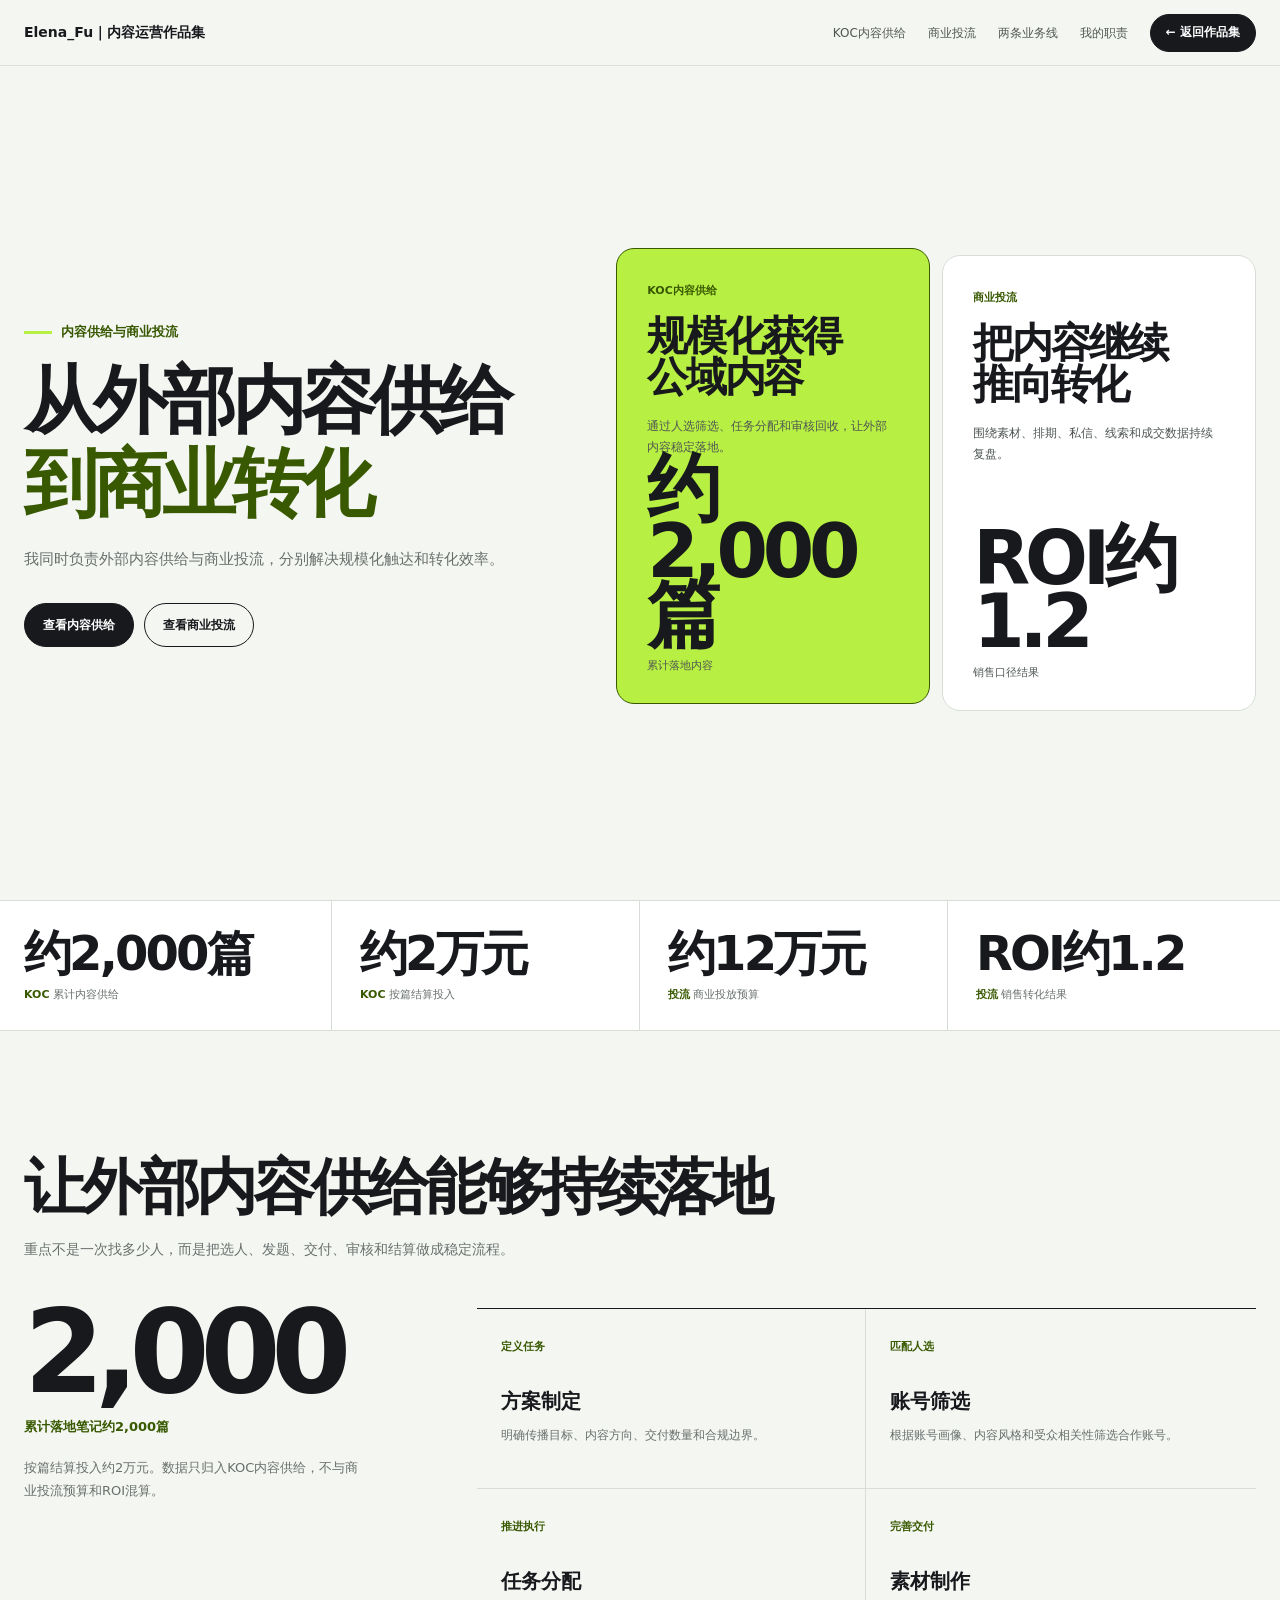
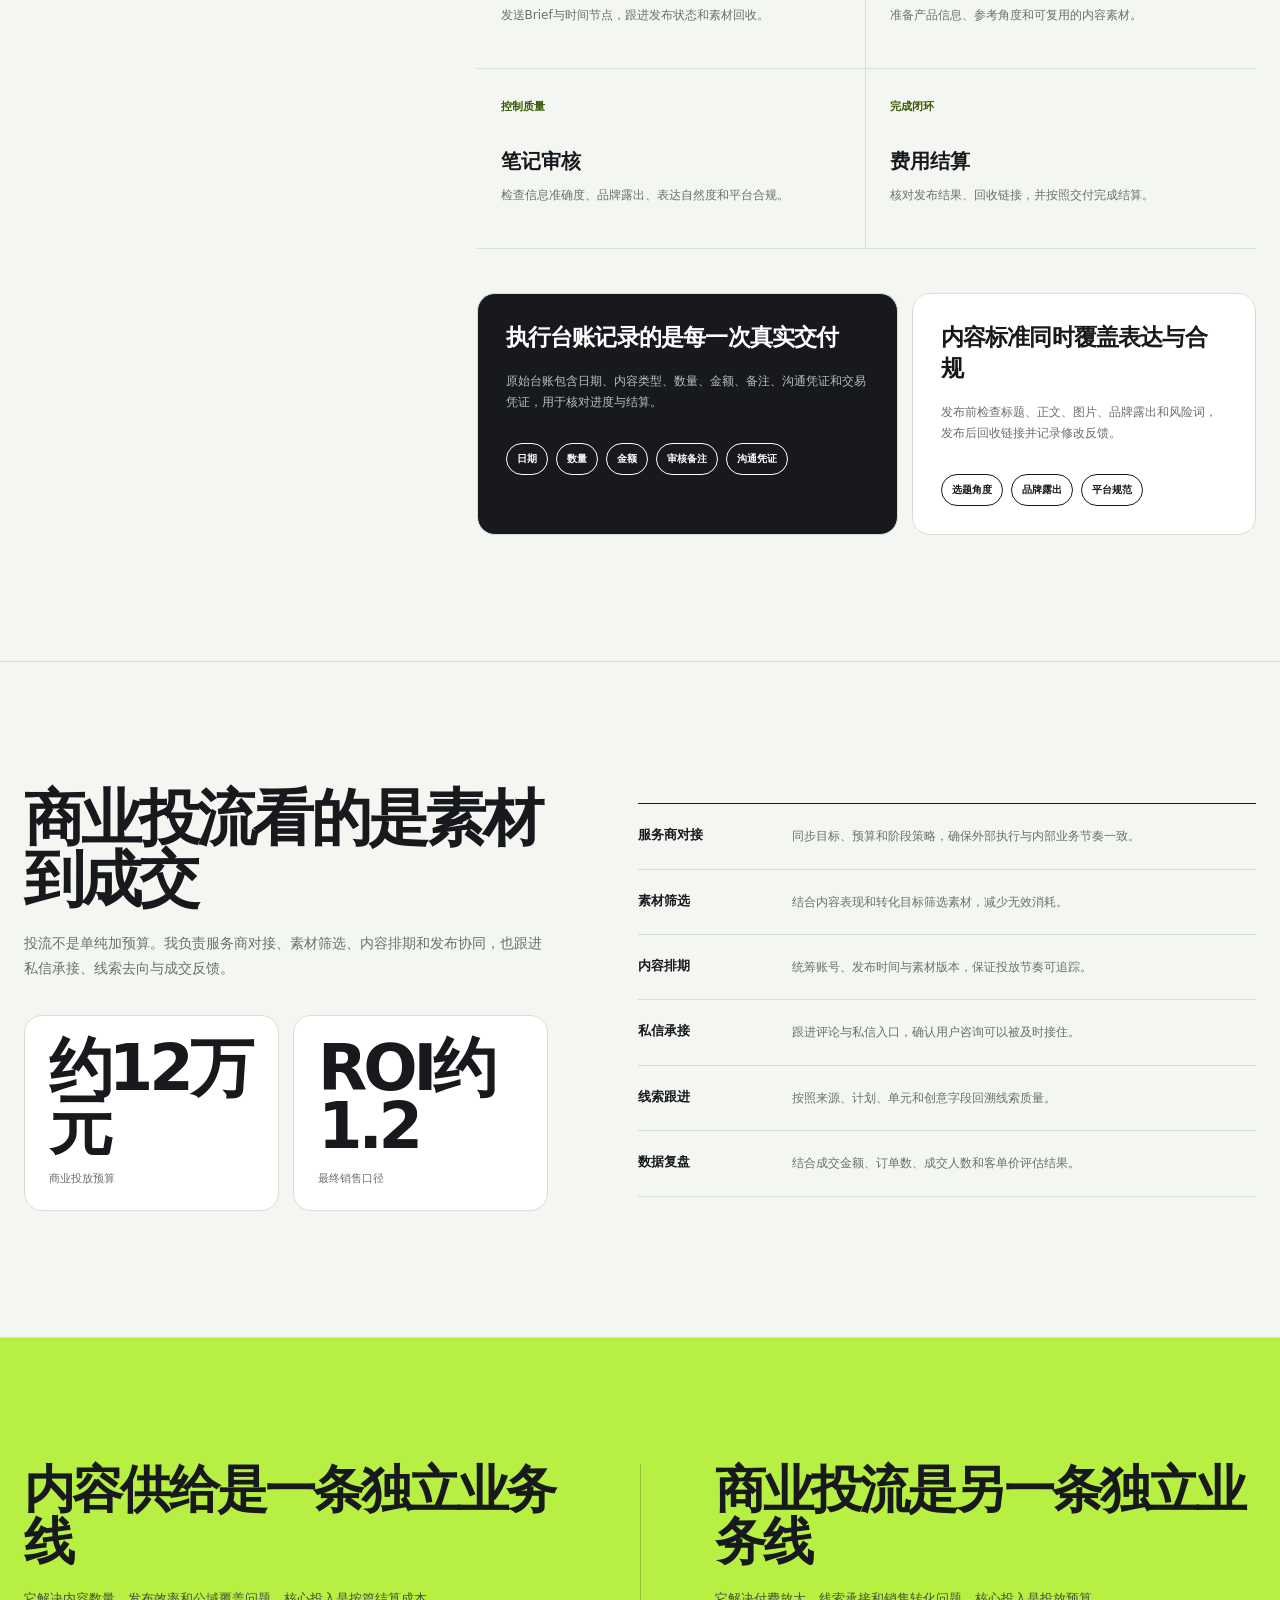
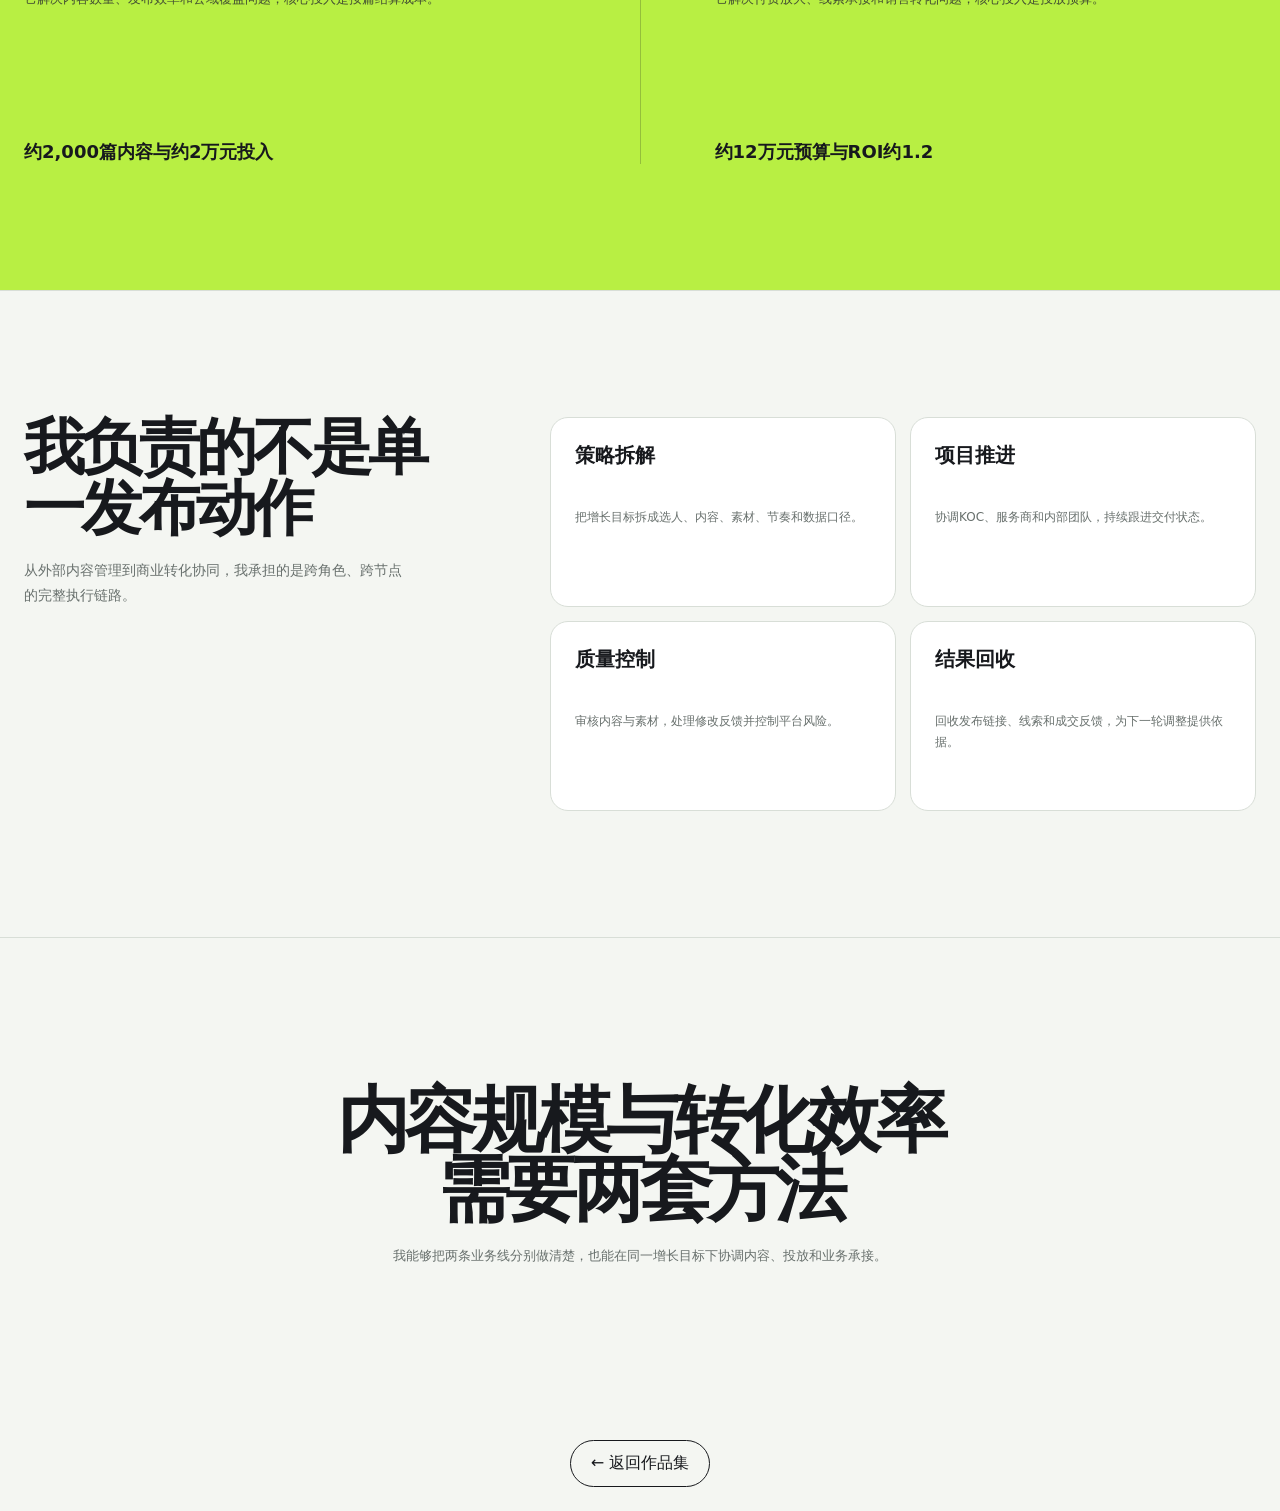
<file: site/project-folder-growth-yangcong-draft.html>
<!doctype html>
<html lang="zh-CN">
<head>
  <meta charset="utf-8">
  <meta name="viewport" content="width=device-width, initial-scale=1">
  <meta name="description" content="Elena_Fu负责小红书KOC内容供给与商业投流的项目案例，分别呈现规模化内容落地和销售转化链路。">
  <title>内容供给与商业投流｜Elena_Fu</title>
  <style>
    :root {
      --ink: #17191d;
      --paper: #f4f6f2;
      --surface: #ffffff;
      --acid: #b8ef43;
      --acid-soft: #ebf5cf;
      --deep: #385900;
      --muted: #68706d;
      --line: #d8ded7;
      --radius: 18px;
      --max: 1280px;
    }

    * { box-sizing: border-box; }
    html { scroll-behavior: smooth; }
    body {
      margin: 0;
      color: var(--ink);
      background: var(--paper);
      font-family: "PingFang SC", "Microsoft YaHei", "Noto Sans CJK SC", system-ui, sans-serif;
      text-rendering: optimizeLegibility;
    }
    button, a { font: inherit; }
    button { color: inherit; }
    a { color: inherit; text-decoration: none; }
    :focus-visible { outline: 3px solid rgba(56, 89, 0, .38); outline-offset: 4px; }
    .shell { width: min(calc(100% - 48px), var(--max)); margin-inline: auto; }

    .topbar {
      position: sticky;
      top: 0;
      z-index: 20;
      height: 66px;
      border-bottom: 1px solid rgba(23, 25, 29, .1);
      background: rgba(244, 246, 242, .92);
      backdrop-filter: blur(18px);
      -webkit-backdrop-filter: blur(18px);
    }
    .topbar-inner { height: 100%; display: flex; align-items: center; justify-content: space-between; gap: 28px; }
    .brand { font-size: 14px; font-weight: 900; white-space: nowrap; }
    .nav { display: flex; align-items: center; gap: 22px; color: #505753; font-size: 12px; white-space: nowrap; }
    .nav a:not(.back-link) { padding: 24px 0 20px; border-bottom: 2px solid transparent; }
    .nav a:not(.back-link):hover { border-color: var(--deep); }
    .back-link {
      min-height: 38px;
      display: inline-flex;
      align-items: center;
      justify-content: center;
      padding: 0 15px;
      border: 1px solid var(--ink);
      border-radius: 999px;
      background: var(--ink);
      color: #fff;
      font-weight: 800;
      transition: background .2s ease, color .2s ease;
    }
    .back-link:hover { background: var(--acid); color: var(--ink); }

    .hero { min-height: calc(100dvh - 66px); display: grid; align-items: center; padding: 54px 0; }
    .hero-grid { display: grid; grid-template-columns: minmax(360px, .88fr) minmax(560px, 1.12fr); gap: clamp(52px, 7vw, 96px); align-items: center; }
    .eyebrow { display: inline-flex; align-items: center; gap: 9px; color: var(--deep); font-size: 13px; font-weight: 900; }
    .eyebrow::before { content: ""; width: 28px; height: 3px; background: var(--acid); }
    .hero h1 { margin: 24px 0 0; font-size: clamp(48px, 5.8vw, 74px); line-height: .95; letter-spacing: -.065em; }
    .hero h1 span { display: block; }
    .hero h1 span:last-child { margin-top: 12px; color: var(--deep); }
    .hero-copy { max-width: 500px; margin: 28px 0 0; color: var(--muted); font-size: 15px; line-height: 1.82; }
    .hero-actions { display: flex; flex-wrap: wrap; gap: 10px; margin-top: 30px; }
    .button {
      min-height: 44px;
      display: inline-flex;
      align-items: center;
      justify-content: center;
      padding: 0 18px;
      border: 1px solid var(--ink);
      border-radius: 999px;
      background: transparent;
      font-size: 12px;
      font-weight: 900;
      white-space: nowrap;
      transition: background .2s ease, color .2s ease, transform .2s ease;
    }
    .button:first-child { background: var(--ink); color: #fff; }
    .button:hover { background: var(--acid); color: var(--ink); transform: translateY(-2px); }
    .button:active { transform: translateY(1px); }

    .track-board { display: grid; grid-template-columns: 1fr 1fr; gap: 12px; }
    .track-panel {
      min-height: 430px;
      display: flex;
      flex-direction: column;
      justify-content: space-between;
      padding: 30px;
      overflow: hidden;
      border: 1px solid var(--line);
      border-radius: var(--radius);
      background: var(--surface);
      transition: transform .3s cubic-bezier(.16, 1, .3, 1), border-color .3s ease, background .3s ease;
    }
    .track-panel[data-track="koc"] { background: var(--acid); }
    .track-panel small { color: var(--deep); font-size: 11px; font-weight: 900; }
    .track-panel h2 { max-width: 8ch; margin: 18px 0 0; font-size: clamp(28px, 3.2vw, 42px); line-height: 1; letter-spacing: -.055em; }
    .track-panel p { margin: 18px 0 0; color: #4f5753; font-size: 12px; line-height: 1.72; }
    .panel-number strong { display: block; font-size: clamp(48px, 6vw, 74px); line-height: .85; letter-spacing: -.07em; }
    .panel-number span { display: block; margin-top: 12px; color: #4f5753; font-size: 11px; }
    .track-panel[data-active="true"] { border-color: var(--deep); transform: translateY(-7px); }
    @media (hover: hover) {
      .track-panel:hover { border-color: var(--deep); transform: translateY(-7px); }
    }

    .metric-strip { border-top: 1px solid var(--line); border-bottom: 1px solid var(--line); background: var(--surface); }
    .metric-grid { display: grid; grid-template-columns: repeat(4, 1fr); }
    .metric { padding: 28px; border-right: 1px solid var(--line); }
    .metric:first-child { padding-left: 0; }
    .metric:last-child { border-right: 0; }
    .metric strong { display: block; font-size: clamp(30px, 3.8vw, 48px); line-height: 1; letter-spacing: -.06em; }
    .metric span { display: block; margin-top: 10px; color: var(--muted); font-size: 11px; }
    .metric em { color: var(--deep); font-style: normal; font-weight: 900; }

    .section { padding: clamp(84px, 10vw, 126px) 0; border-bottom: 1px solid var(--line); }
    .section-heading { max-width: 820px; margin: 0; font-size: clamp(38px, 4.8vw, 62px); line-height: .98; letter-spacing: -.06em; }
    .section-intro { max-width: 650px; margin: 20px 0 46px; color: var(--muted); font-size: 14px; line-height: 1.8; }

    .koc-layout { display: grid; grid-template-columns: .62fr 1.38fr; gap: clamp(46px, 8vw, 110px); align-items: start; }
    .track-summary { position: sticky; top: 104px; }
    .track-summary strong { display: block; font-size: clamp(76px, 9vw, 124px); line-height: .78; letter-spacing: -.08em; }
    .track-summary span { display: block; margin-top: 20px; color: var(--deep); font-size: 13px; font-weight: 900; }
    .track-summary p { max-width: 340px; margin: 20px 0 0; color: var(--muted); font-size: 13px; line-height: 1.78; }
    .workflow { display: grid; grid-template-columns: 1fr 1fr; border-top: 1px solid var(--ink); }
    .workflow-item { min-height: 180px; padding: 26px 24px; border-right: 1px solid var(--line); border-bottom: 1px solid var(--line); transition: background .2s ease, transform .2s ease; }
    .workflow-item:nth-child(even) { border-right: 0; }
    .workflow-item b { color: var(--deep); font-size: 11px; }
    .workflow-item h3 { margin: 34px 0 0; font-size: 20px; }
    .workflow-item p { margin: 10px 0 0; color: var(--muted); font-size: 12px; line-height: 1.7; }
    @media (hover: hover) {
      .workflow-item:hover { background: var(--acid-soft); transform: translateY(-3px); }
    }

    .evidence-band { margin-top: 44px; display: grid; grid-template-columns: 1.1fr .9fr; gap: 14px; }
    .evidence { min-height: 220px; padding: 28px; border: 1px solid var(--line); border-radius: var(--radius); background: var(--surface); }
    .evidence:first-child { background: var(--ink); color: #fff; }
    .evidence h3 { margin: 0; font-size: 23px; letter-spacing: -.035em; }
    .evidence p { margin: 18px 0 0; color: var(--muted); font-size: 12px; line-height: 1.75; }
    .evidence:first-child p { color: #b9c0bb; }
    .source-fields { display: flex; flex-wrap: wrap; gap: 8px; margin-top: 30px; }
    .source-fields span { padding: 8px 10px; border: 1px solid currentColor; border-radius: 999px; font-size: 10px; font-weight: 800; }

    .paid-stage { display: grid; grid-template-columns: 1fr 1.18fr; gap: clamp(40px, 7vw, 90px); align-items: center; }
    .paid-copy p { max-width: 530px; margin: 22px 0 0; color: var(--muted); font-size: 14px; line-height: 1.8; }
    .paid-figures { display: grid; grid-template-columns: 1fr 1fr; gap: 14px; margin-top: 34px; }
    .paid-figure { min-height: 180px; padding: 24px; border: 1px solid var(--line); border-radius: var(--radius); background: var(--surface); transition: background .2s ease, transform .2s ease; }
    .paid-figure strong { display: block; font-size: clamp(42px, 5vw, 66px); line-height: .9; letter-spacing: -.065em; }
    .paid-figure span { display: block; margin-top: 16px; color: var(--muted); font-size: 11px; }
    @media (hover: hover) {
      .paid-figure:hover { background: var(--acid-soft); transform: translateY(-4px); }
    }
    .paid-flow { border-top: 1px solid var(--ink); }
    .paid-step { display: grid; grid-template-columns: 130px 1fr; gap: 24px; align-items: start; padding: 22px 0; border-bottom: 1px solid var(--line); }
    .paid-step strong { font-size: 13px; }
    .paid-step p { margin: 0; color: var(--muted); font-size: 12px; line-height: 1.7; }

    .separation { background: var(--acid); }
    .separation-grid { display: grid; grid-template-columns: 1fr 1px 1fr; gap: clamp(34px, 6vw, 74px); align-items: stretch; }
    .separation-rule { background: rgba(23, 25, 29, .22); }
    .separation article { min-height: 300px; display: flex; flex-direction: column; justify-content: space-between; }
    .separation h2 { margin: 0; font-size: clamp(34px, 4vw, 52px); line-height: 1; letter-spacing: -.055em; }
    .separation p { max-width: 470px; margin: 20px 0 0; color: #445133; font-size: 13px; line-height: 1.78; }
    .separation strong { display: block; margin-top: 48px; font-size: 18px; }

    .scope { display: grid; grid-template-columns: .75fr 1.25fr; gap: clamp(50px, 8vw, 110px); }
    .scope-copy p { max-width: 390px; margin: 20px 0 0; color: var(--muted); font-size: 14px; line-height: 1.8; }
    .scope-list { display: grid; grid-template-columns: 1fr 1fr; gap: 14px; }
    .scope-item { min-height: 190px; padding: 24px; border: 1px solid var(--line); border-radius: var(--radius); background: var(--surface); transition: transform .2s ease, border-color .2s ease; }
    .scope-item h3 { margin: 0; font-size: 20px; }
    .scope-item p { margin: 38px 0 0; color: var(--muted); font-size: 12px; line-height: 1.7; }
    @media (hover: hover) {
      .scope-item:hover { border-color: var(--deep); transform: translateY(-4px); }
    }

    .closing { padding: clamp(90px, 12vw, 148px) 0; text-align: center; }
    .closing h2 { margin: 0; font-size: clamp(42px, 6vw, 72px); line-height: .95; letter-spacing: -.065em; }
    .closing p { max-width: 600px; margin: 22px auto 0; color: var(--muted); font-size: 13px; line-height: 1.75; }

    @media (max-width: 1000px) {
      .hero { min-height: auto; }
      .hero-grid, .koc-layout, .paid-stage, .scope { grid-template-columns: 1fr; }
      .track-summary { position: static; }
      .track-summary p { max-width: 620px; }
    }

    @media (max-width: 760px) {
      .shell { width: min(calc(100% - 30px), var(--max)); }
      .topbar { height: 58px; }
      .nav a:not(.back-link) { display: none; }
      .back-link { min-height: 34px; padding: 0 12px; }
      .hero { padding: 50px 0 40px; }
      .hero h1 { font-size: clamp(42px, 13vw, 56px); }
      .track-board, .workflow, .evidence-band, .paid-figures, .scope-list { grid-template-columns: 1fr; }
      .track-panel { min-height: 310px; }
      .metric-grid { grid-template-columns: 1fr 1fr; }
      .metric { padding: 22px 16px; border-bottom: 1px solid var(--line); }
      .metric:first-child { padding-left: 16px; }
      .metric:nth-child(2) { border-right: 0; }
      .metric:nth-child(3), .metric:nth-child(4) { border-bottom: 0; }
      .workflow-item { border-right: 0; }
      .separation-grid { grid-template-columns: 1fr; }
      .separation-rule { width: 100%; height: 1px; }
      .separation article { min-height: 240px; }
      .paid-step { grid-template-columns: 100px 1fr; }
    }

    @media (prefers-color-scheme: dark) {
      :root {
        --ink: #eff2ed;
        --paper: #151814;
        --surface: #1d211c;
        --acid-soft: #28321d;
        --deep: #b8ef43;
        --muted: #a8b0a9;
        --line: #353c35;
      }
      .topbar { background: rgba(21, 24, 20, .92); }
      .nav { color: #c4cbc4; }
      .back-link { background: #eff2ed; color: #17191d; border-color: #eff2ed; }
      .track-panel[data-track="koc"], .separation { color: #17191d; }
      .track-panel[data-track="koc"] small, .track-panel[data-track="koc"] p { color: #385900; }
      .metric-strip { background: var(--surface); }
      .separation p { color: #445133; }
      .evidence:first-child { background: #0d0f0c; }
    }

    @media (prefers-reduced-motion: reduce) {
      html { scroll-behavior: auto; }
      *, *::before, *::after { transition-duration: .01ms !important; animation-duration: .01ms !important; animation-iteration-count: 1 !important; }
    }
  
    .deep-read { padding: 32px; border: 1px solid var(--line); border-radius: 18px; margin: 24px 0; }
    .deep-read h3 { margin: 0 0 12px; font-size: 23px; line-height: 1.4; }
    .deep-read p, .deep-read li { font-size: 15px; line-height: 1.85; }
    .deep-read p:last-child { margin-bottom: 0; }
    .deep-read summary { cursor: pointer; font-size: 17px; font-weight: 750; line-height: 1.7; padding: 8px 0; }
    .deep-read summary:focus-visible { outline: 2px solid currentColor; outline-offset: 5px; }
    .deep-read details + details { margin-top: 16px; padding-top: 16px; border-top: 1px solid var(--line); }
    .deep-read .reading-note { font-size: 13px; opacity: .8; }
    .deep-read a { text-decoration: underline; text-underline-offset: 4px; }
    .case-return { padding: 24px; text-align: center; }
    .case-return a { display: inline-block; padding: 12px 20px; border: 1px solid currentColor; border-radius: 999px; color: inherit; text-decoration: none; }
    @media(max-width: 640px) { .deep-read { padding: 22px; } }
</style>
</head>
<body>
  <header class="topbar">
    <div class="shell topbar-inner">
      <a class="brand" href="#top">Elena_Fu｜内容运营作品集</a>
      <nav class="nav" aria-label="页面导航">
        <a href="#koc">KOC内容供给</a>
        <a href="#paid">商业投流</a>
        <a href="#method">两条业务线</a>
        <a href="#scope">我的职责</a>
        <a class="back-link" href="portfolio-yangcong-draft.html">← 返回作品集</a>
      </nav>
    </div>
  </header>

  <main id="top">
    <section class="hero">
      <div class="shell hero-grid">
        <div>
          <span class="eyebrow">内容供给与商业投流</span>
          <h1><span>从外部内容供给</span><span>到商业转化</span></h1>
          <p class="hero-copy">我同时负责外部内容供给与商业投流，分别解决规模化触达和转化效率。</p>
          <div class="hero-actions">
            <a class="button" href="#koc" data-track-button="koc">查看内容供给</a>
            <a class="button" href="#paid" data-track-button="paid">查看商业投流</a>
          </div>
        </div>

        <div class="track-board" aria-label="两条增长业务线">
          <article class="track-panel" data-track="koc" data-active="true">
            <div>
              <small>KOC内容供给</small>
              <h2>规模化获得公域内容</h2>
              <p>通过人选筛选、任务分配和审核回收，让外部内容稳定落地。</p>
            </div>
            <div class="panel-number"><strong>约2,000篇</strong><span>累计落地内容</span></div>
          </article>
          <article class="track-panel" data-track="paid" data-active="false">
            <div>
              <small>商业投流</small>
              <h2>把内容继续推向转化</h2>
              <p>围绕素材、排期、私信、线索和成交数据持续复盘。</p>
            </div>
            <div class="panel-number"><strong>ROI约1.2</strong><span>销售口径结果</span></div>
          </article>
        </div>
      </div>
    </section>

    <section class="metric-strip" aria-label="项目核心数据">
      <div class="shell metric-grid">
        <div class="metric"><strong>约2,000篇</strong><span><em>KOC</em> 累计内容供给</span></div>
        <div class="metric"><strong>约2万元</strong><span><em>KOC</em> 按篇结算投入</span></div>
        <div class="metric"><strong>约12万元</strong><span><em>投流</em> 商业投放预算</span></div>
        <div class="metric"><strong>ROI约1.2</strong><span><em>投流</em> 销售转化结果</span></div>
      </div>
    </section>

    <section class="section" id="koc">
      <div class="shell">
        <h2 class="section-heading">让外部内容供给能够持续落地</h2>
        <p class="section-intro">重点不是一次找多少人，而是把选人、发题、交付、审核和结算做成稳定流程。</p>
        <div class="koc-layout">
          <div class="track-summary">
            <strong>2,000</strong>
            <span>累计落地笔记约2,000篇</span>
            <p>按篇结算投入约2万元。数据只归入KOC内容供给，不与商业投流预算和ROI混算。</p>
          </div>
          <div>
            <div class="workflow" aria-label="KOC内容供给流程">
              <article class="workflow-item"><b>定义任务</b><h3>方案制定</h3><p>明确传播目标、内容方向、交付数量和合规边界。</p></article>
              <article class="workflow-item"><b>匹配人选</b><h3>账号筛选</h3><p>根据账号画像、内容风格和受众相关性筛选合作账号。</p></article>
              <article class="workflow-item"><b>推进执行</b><h3>任务分配</h3><p>发送Brief与时间节点，跟进发布状态和素材回收。</p></article>
              <article class="workflow-item"><b>完善交付</b><h3>素材制作</h3><p>准备产品信息、参考角度和可复用的内容素材。</p></article>
              <article class="workflow-item"><b>控制质量</b><h3>笔记审核</h3><p>检查信息准确度、品牌露出、表达自然度和平台合规。</p></article>
              <article class="workflow-item"><b>完成闭环</b><h3>费用结算</h3><p>核对发布结果、回收链接，并按照交付完成结算。</p></article>
            </div>
            <div class="evidence-band">
              <article class="evidence">
                <h3>执行台账记录的是每一次真实交付</h3>
                <p>原始台账包含日期、内容类型、数量、金额、备注、沟通凭证和交易凭证，用于核对进度与结算。</p>
                <div class="source-fields"><span>日期</span><span>数量</span><span>金额</span><span>审核备注</span><span>沟通凭证</span></div>
              </article>
              <article class="evidence">
                <h3>内容标准同时覆盖表达与合规</h3>
                <p>发布前检查标题、正文、图片、品牌露出和风险词，发布后回收链接并记录修改反馈。</p>
                <div class="source-fields"><span>选题角度</span><span>品牌露出</span><span>平台规范</span></div>
              </article>
            </div>
          </div>
        </div>
      </div>
    </section>

    <section class="section" id="paid">
      <div class="shell paid-stage">
        <div class="paid-copy">
          <h2 class="section-heading">商业投流看的是素材到成交</h2>
          <p>投流不是单纯加预算。我负责服务商对接、素材筛选、内容排期和发布协同，也跟进私信承接、线索去向与成交反馈。</p>
          <div class="paid-figures">
            <div class="paid-figure"><strong>约12万元</strong><span>商业投放预算</span></div>
            <div class="paid-figure"><strong>ROI约1.2</strong><span>最终销售口径</span></div>
          </div>
        </div>
        <div class="paid-flow" aria-label="商业投流执行链路">
          <article class="paid-step"><strong>服务商对接</strong><p>同步目标、预算和阶段策略，确保外部执行与内部业务节奏一致。</p></article>
          <article class="paid-step"><strong>素材筛选</strong><p>结合内容表现和转化目标筛选素材，减少无效消耗。</p></article>
          <article class="paid-step"><strong>内容排期</strong><p>统筹账号、发布时间与素材版本，保证投放节奏可追踪。</p></article>
          <article class="paid-step"><strong>私信承接</strong><p>跟进评论与私信入口，确认用户咨询可以被及时接住。</p></article>
          <article class="paid-step"><strong>线索跟进</strong><p>按照来源、计划、单元和创意字段回溯线索质量。</p></article>
          <article class="paid-step"><strong>数据复盘</strong><p>结合成交金额、订单数、成交人数和客单价评估结果。</p></article>
        </div>
      </div>
    </section>

    <section class="section separation" id="method">
      <div class="shell separation-grid">
        <article>
          <div><h2>内容供给是一条独立业务线</h2><p>它解决内容数量、发布效率和公域覆盖问题，核心投入是按篇结算成本。</p></div>
          <strong>约2,000篇内容与约2万元投入</strong>
        </article>
        <div class="separation-rule" aria-hidden="true"></div>
        <article>
          <div><h2>商业投流是另一条独立业务线</h2><p>它解决付费放大、线索承接和销售转化问题，核心投入是投放预算。</p></div>
          <strong>约12万元预算与ROI约1.2</strong>
        </article>
      </div>
    </section>

    <section class="section" id="scope">
      <div class="shell scope">
        <div class="scope-copy">
          <h2 class="section-heading">我负责的不是单一发布动作</h2>
          <p>从外部内容管理到商业转化协同，我承担的是跨角色、跨节点的完整执行链路。</p>
        </div>
        <div class="scope-list">
          <article class="scope-item"><h3>策略拆解</h3><p>把增长目标拆成选人、内容、素材、节奏和数据口径。</p></article>
          <article class="scope-item"><h3>项目推进</h3><p>协调KOC、服务商和内部团队，持续跟进交付状态。</p></article>
          <article class="scope-item"><h3>质量控制</h3><p>审核内容与素材，处理修改反馈并控制平台风险。</p></article>
          <article class="scope-item"><h3>结果回收</h3><p>回收发布链接、线索和成交反馈，为下一轮调整提供依据。</p></article>
        </div>
      </div>
    </section>

    <section class="closing">
      <div class="shell">
        <h2>内容规模与转化效率<br>需要两套方法</h2>
        <p>我能够把两条业务线分别做清楚，也能在同一增长目标下协调内容、投放和业务承接。</p>
      </div>
    </section>
  </main>

  <script>
    const panels = [...document.querySelectorAll(".track-panel")];
    const buttons = [...document.querySelectorAll("[data-track-button]")];

    function activateTrack(track) {
      panels.forEach((panel) => {
        panel.dataset.active = String(panel.dataset.track === track);
      });
    }

    buttons.forEach((button) => {
      button.addEventListener("mouseenter", () => activateTrack(button.dataset.trackButton));
      button.addEventListener("focus", () => activateTrack(button.dataset.trackButton));
    });
  </script>
<footer class="case-return"><a href="portfolio-yangcong-draft.html">← 返回作品集</a></footer>
</body>
</html>
</file>
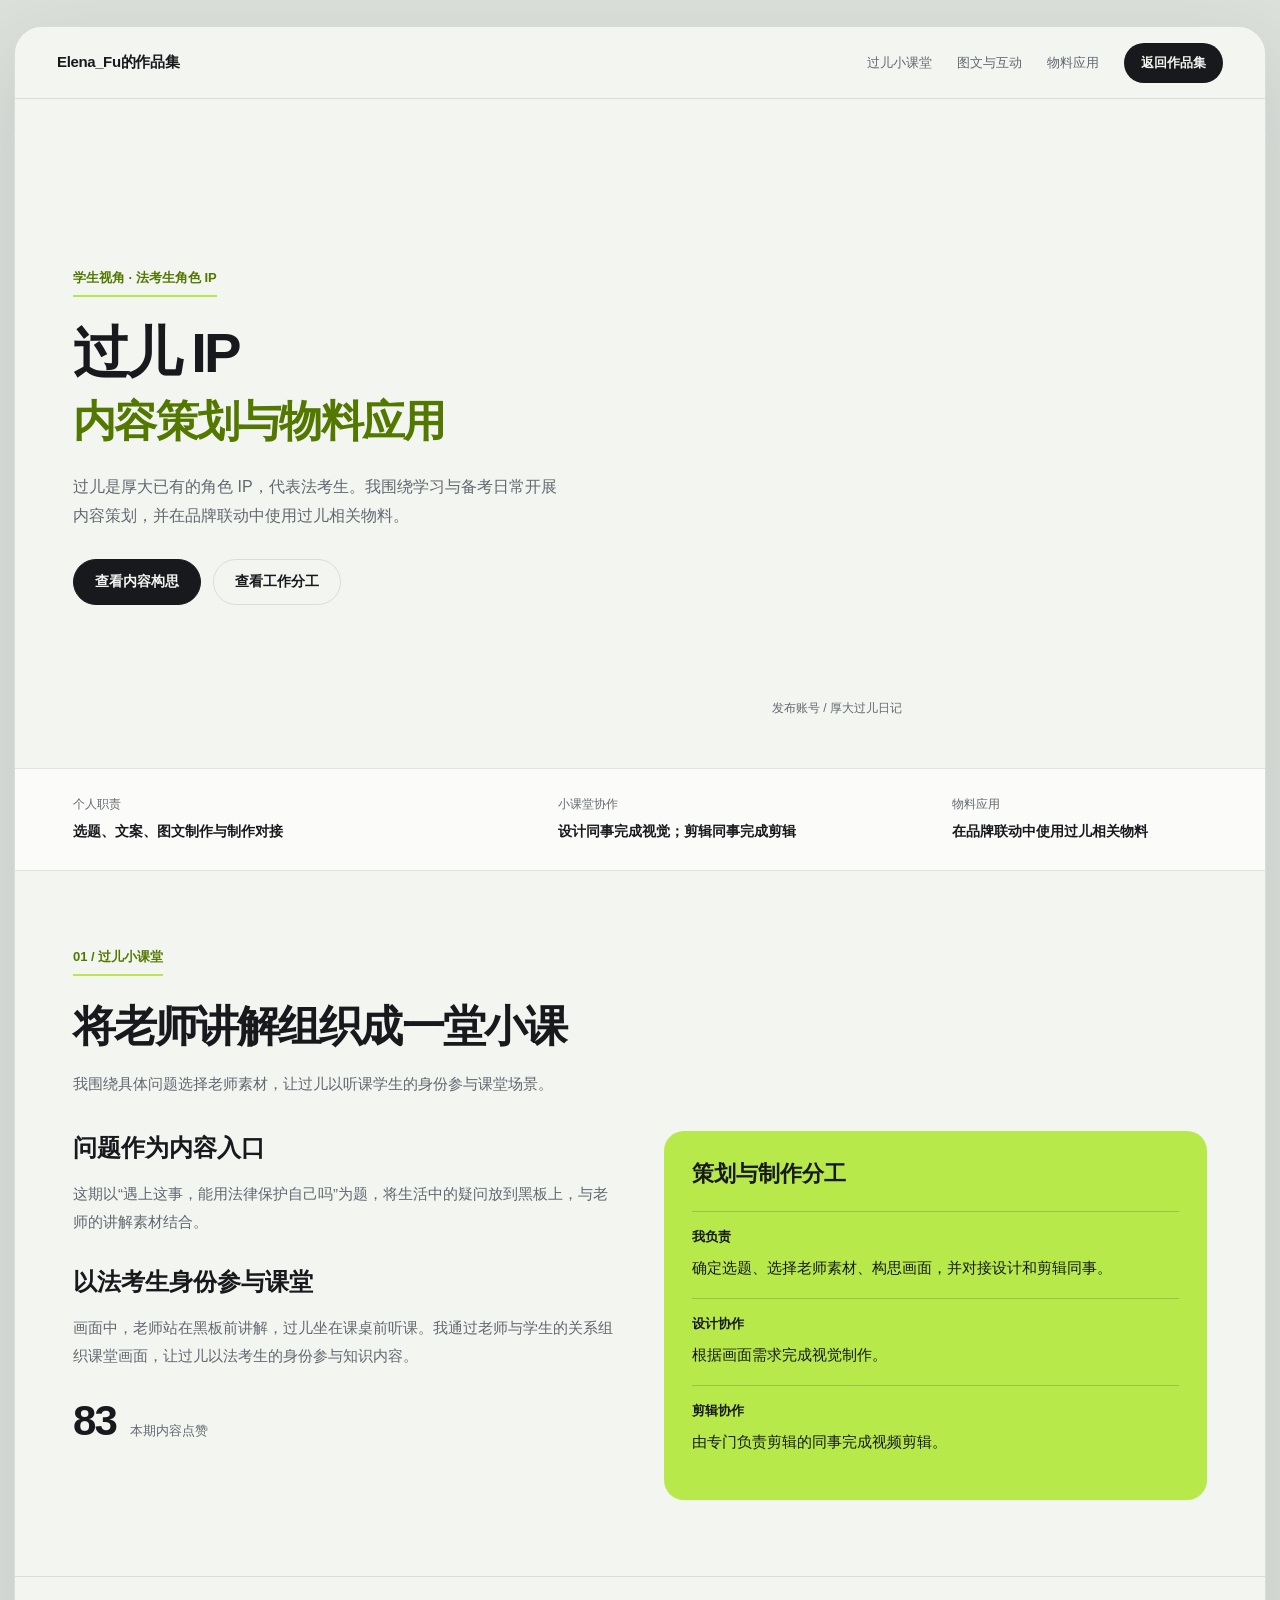
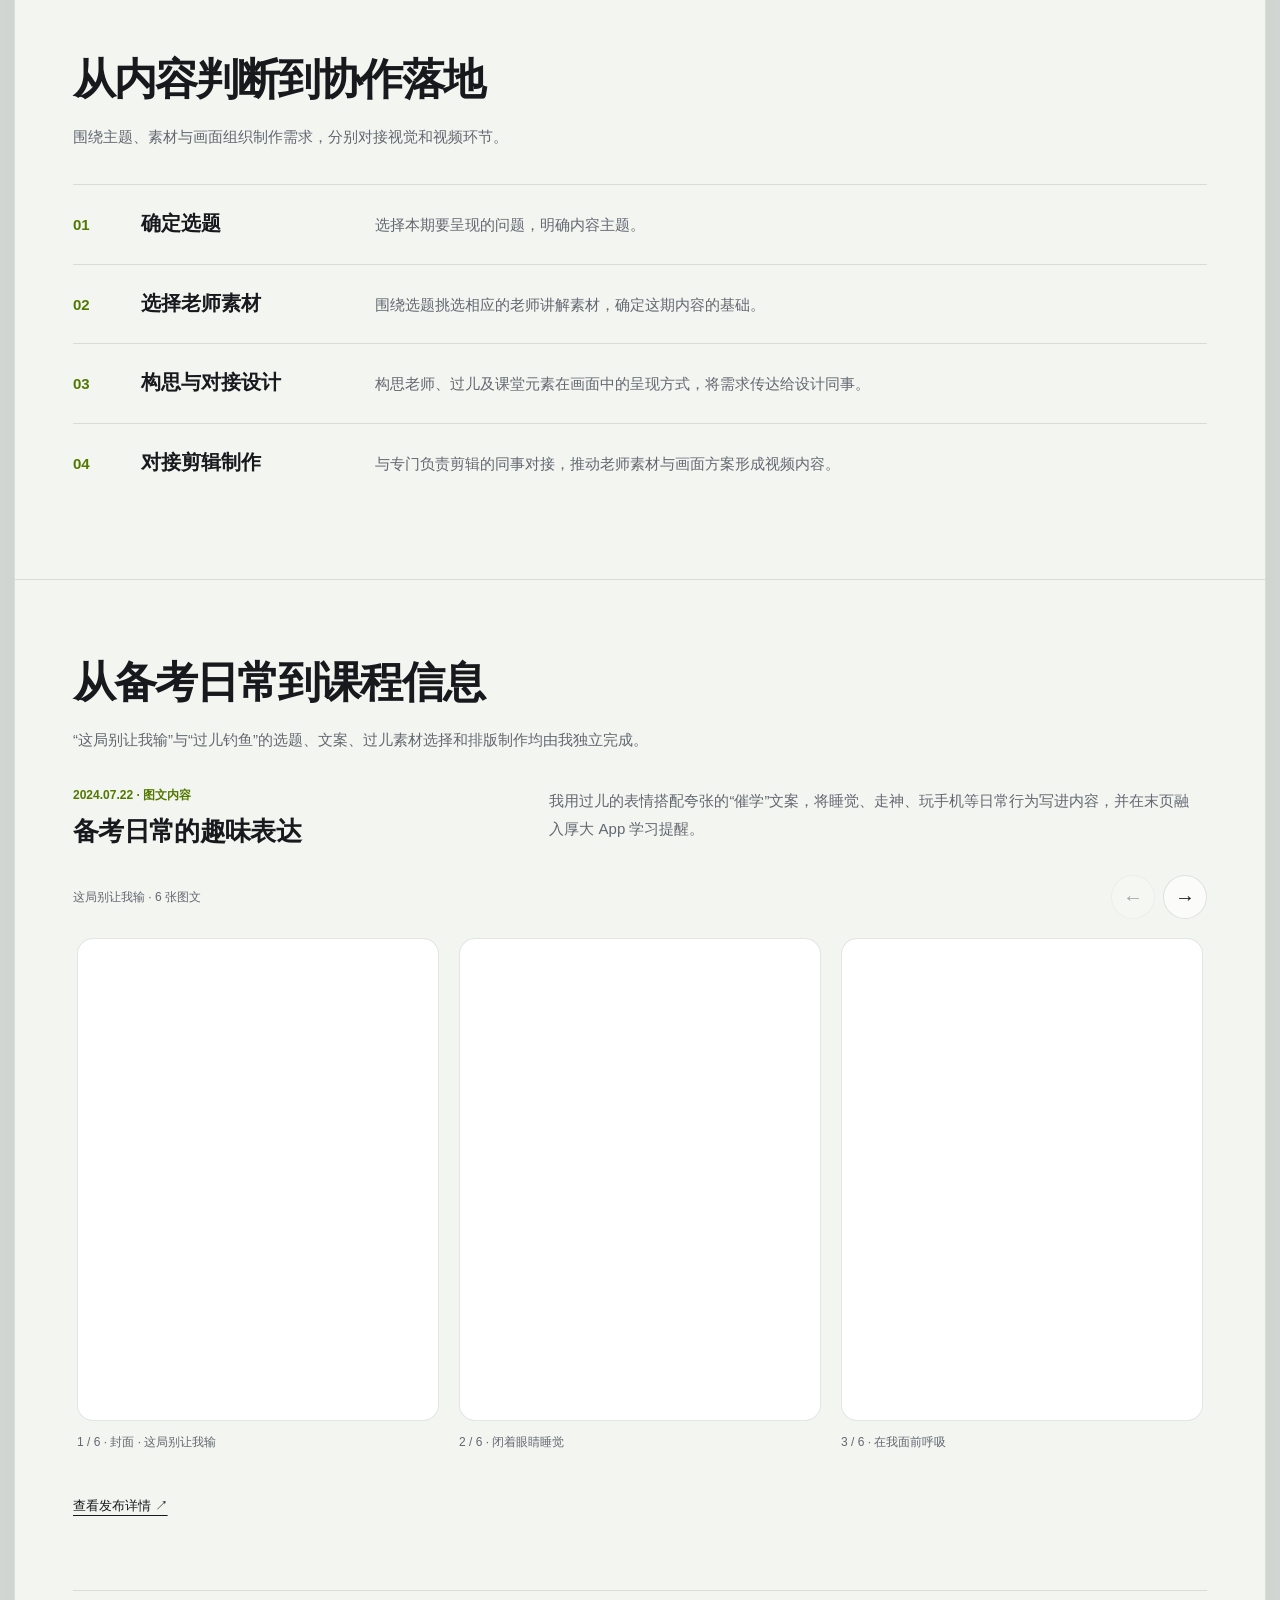
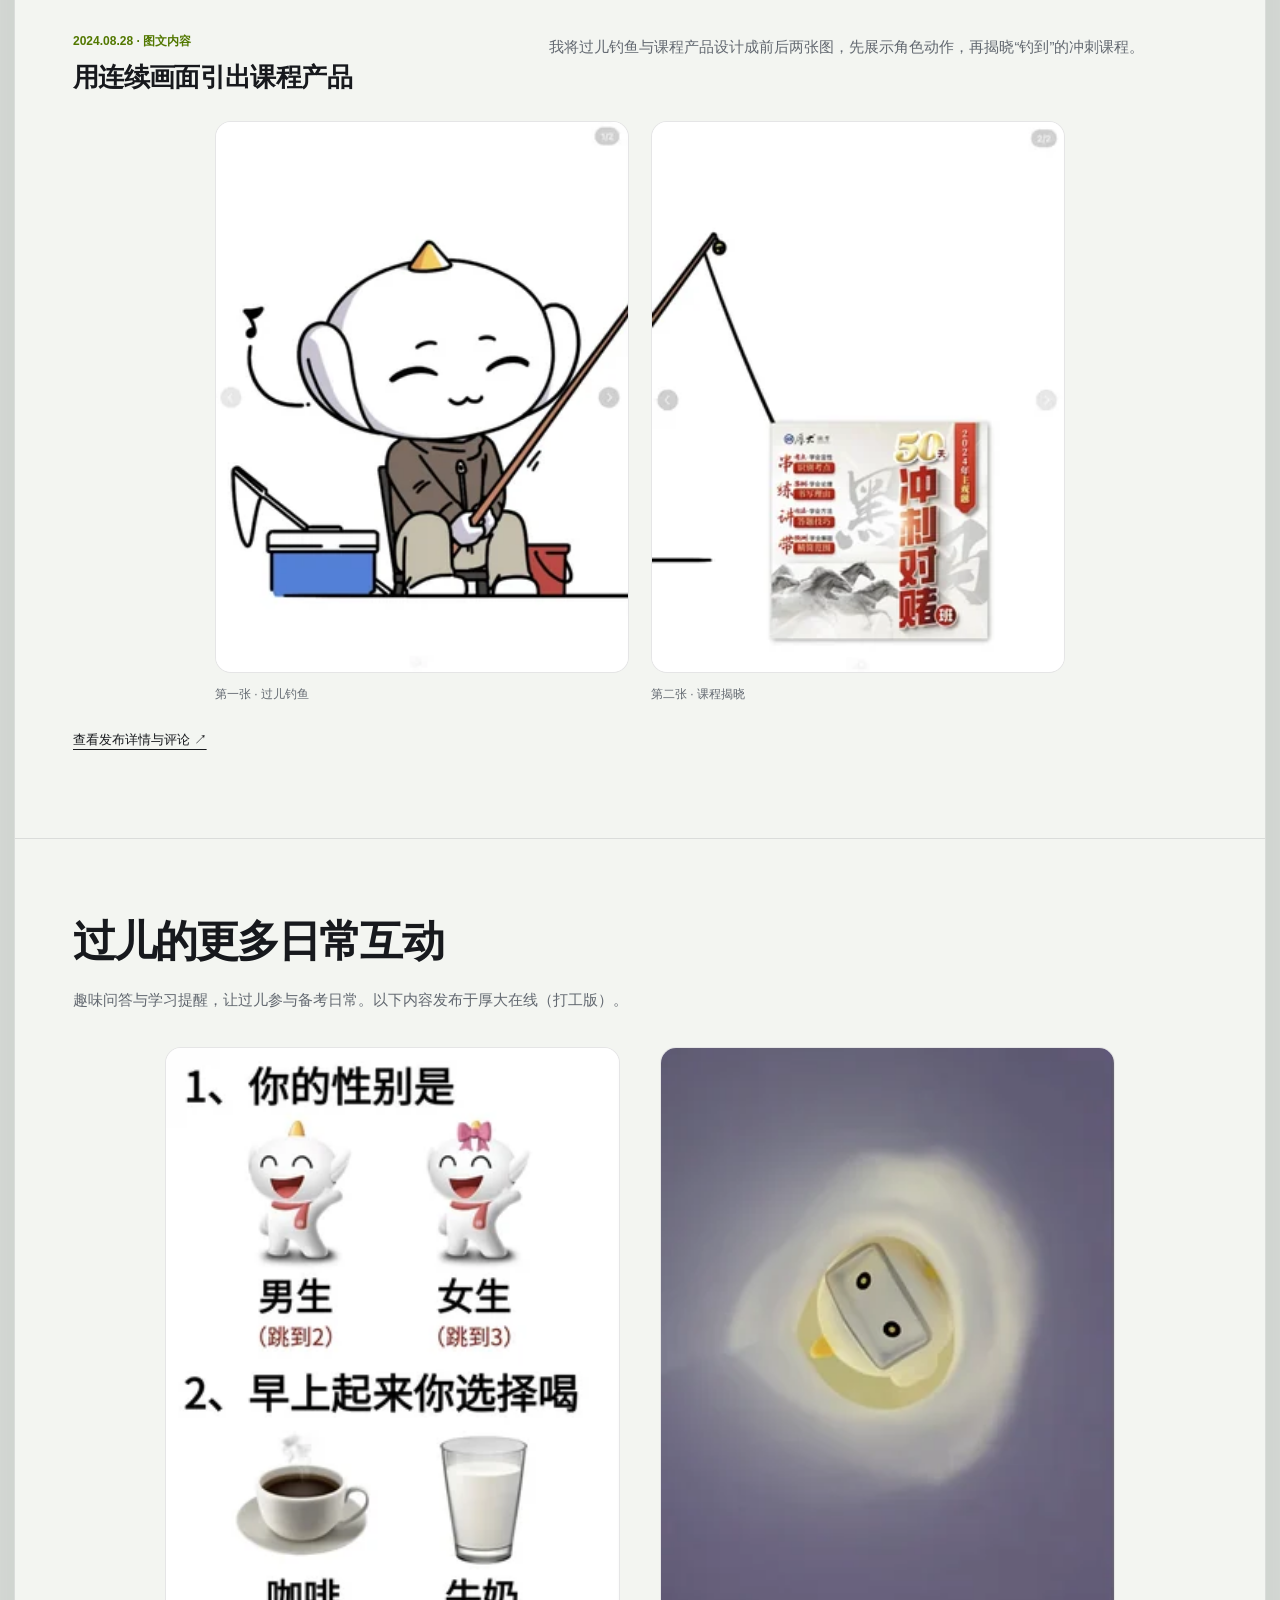
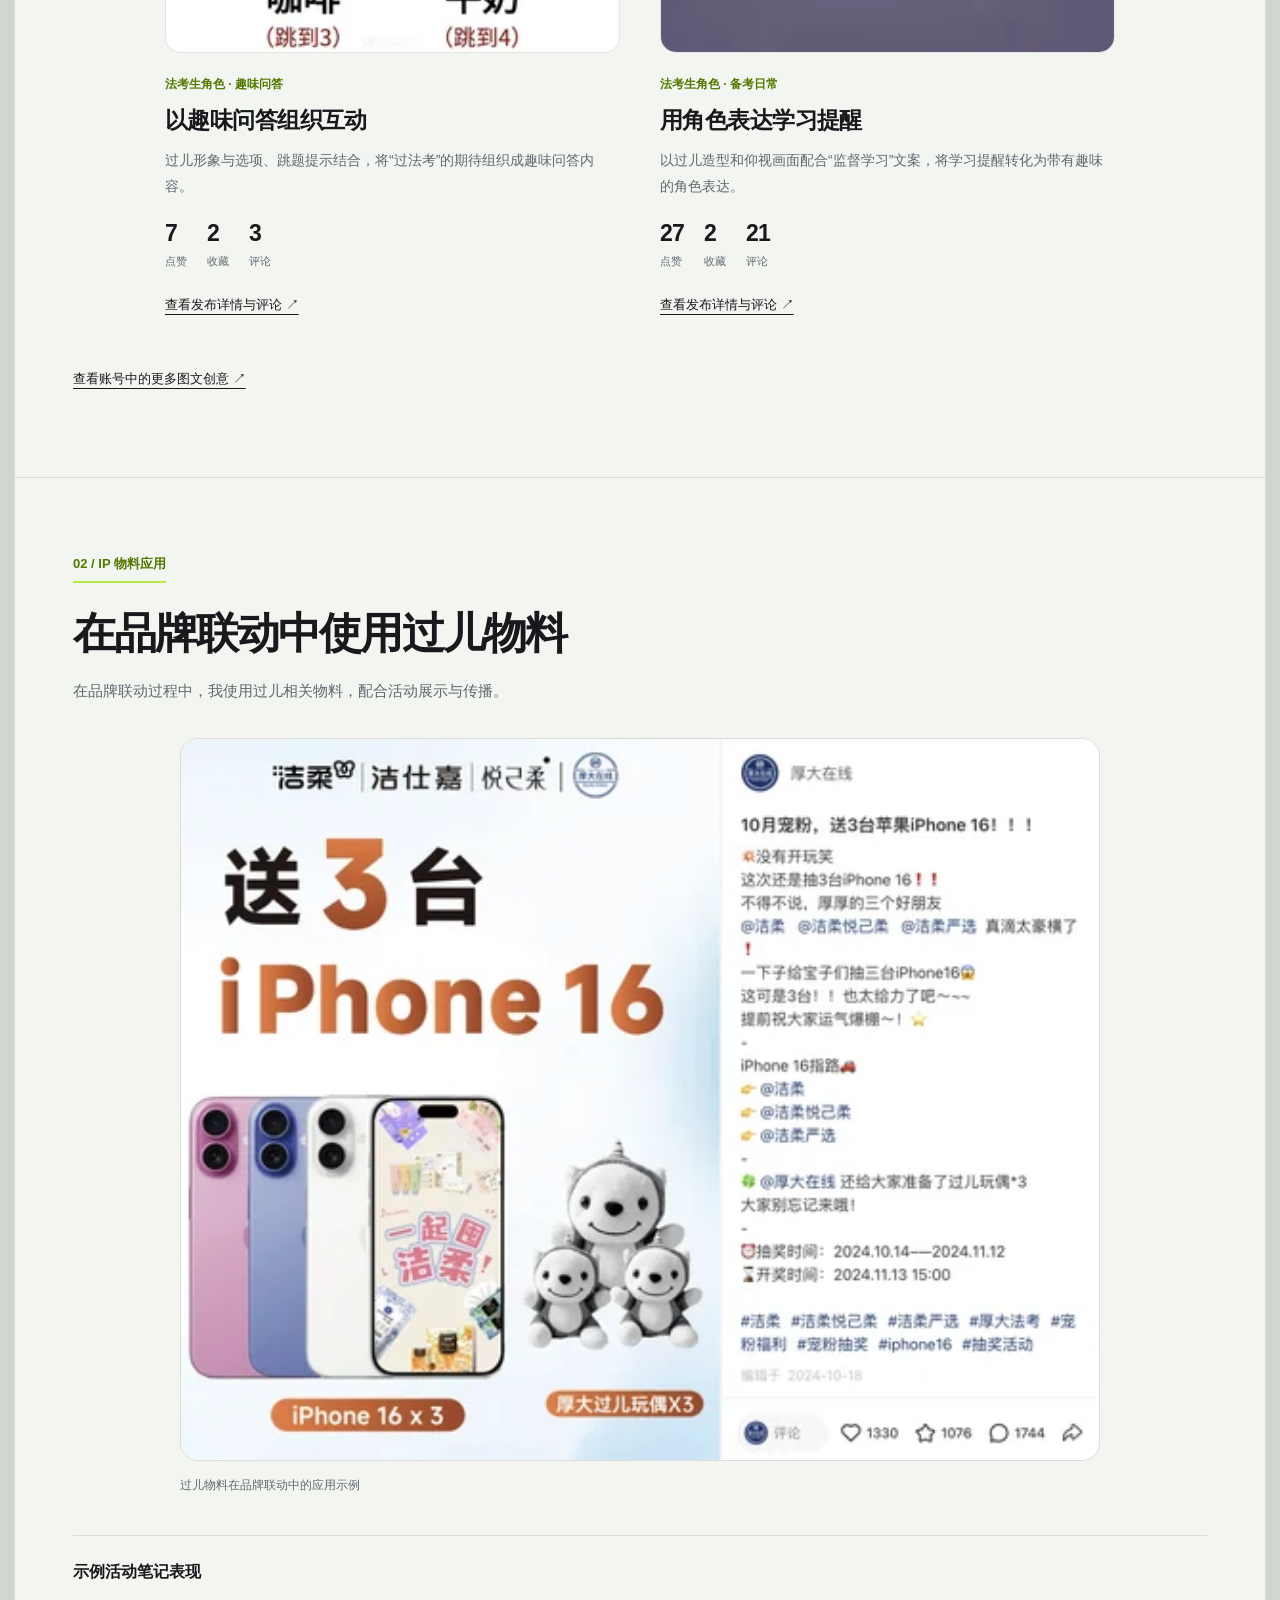
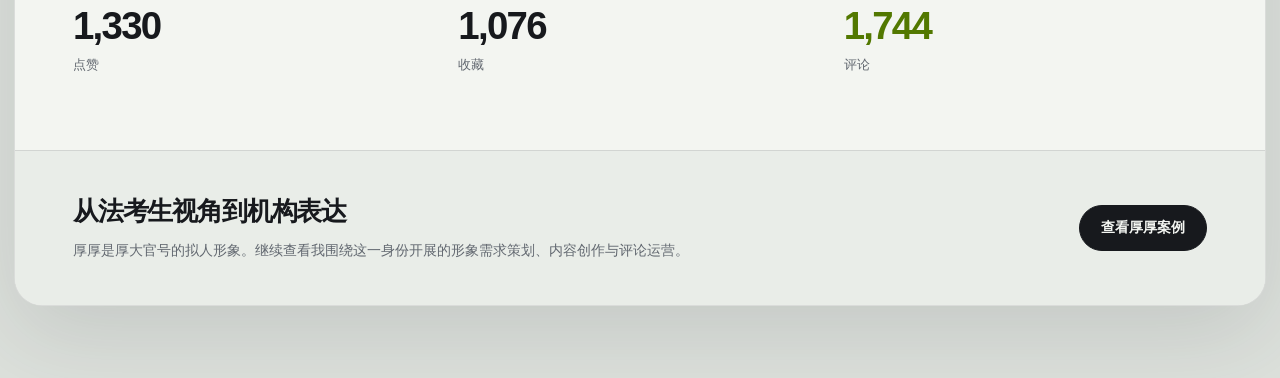
<file: site/project-folder-guoer-ip-yangcong-draft.html>
<!doctype html>
<html lang="zh-CN"><head><meta charset="utf-8"><meta name="viewport" content="width=device-width,initial-scale=1"><meta name="description" content="过儿是代表法考生的角色IP。我围绕学习与备考日常开展内容策划，并在品牌联动中使用过儿相关物料。"><title>过儿 · 法考生角色 IP｜Elena_Fu</title><link rel="stylesheet" href="ip-case.css"><link rel="stylesheet" href="guoer-showcase.css"><link rel="stylesheet" href="content-examples.css"></head>
<body><a class="skip" href="#main">跳到案例正文</a><div class="frame"><header class="nav"><a class="brand" href="portfolio-yangcong-draft.html">Elena_Fu的作品集</a><nav class="nav-links" aria-label="案例导航"><a class="section-link" href="#content">过儿小课堂</a><a class="section-link" href="#graphic-works">图文与互动</a><a class="section-link" href="#collaboration">物料应用</a><a class="back" href="portfolio-yangcong-draft.html#cases">返回作品集</a></nav></header><main id="main">
<section class="hero" aria-labelledby="case-title"><div class="hero-copy"><div class="eyebrow">学生视角 · 法考生角色 IP</div><h1 id="case-title">过儿 IP<span>内容策划与物料应用</span></h1><p>过儿是厚大已有的角色 IP，代表法考生。我围绕学习与备考日常开展内容策划，并在品牌联动中使用过儿相关物料。</p><div class="actions"><a class="button primary" href="#content">查看内容构思</a><a class="button" href="#process">查看工作分工</a></div></div><figure class="case-hero-proof guoer-hero"><a class="image-link " href="ip-assets/guoer-classroom-sample.png" data-lightbox aria-haspopup="dialog" data-caption="过儿小课堂 · 老师讲解与过儿听课的场景" aria-label="放大查看：过儿小课堂 · 老师讲解与过儿听课的场景"><img src="_images/27a5662292dced0b-554.webp" alt="过儿小课堂 · 老师讲解与过儿听课的场景" width="554" height="892" data-original-src="ip-assets/guoer-classroom-sample.png" srcset="_images/27a5662292dced0b-480.webp 480w, _images/27a5662292dced0b-554.webp 554w" sizes="(max-width: 767px) calc(100vw - 48px), (max-width: 1100px) 50vw, 520px" loading="eager" decoding="async" fetchpriority="high"></a><figcaption>发布账号 / 厚大过儿日记</figcaption></figure></section>
<dl class="project-meta"><div><dt>个人职责</dt><dd>选题、文案、图文制作与制作对接</dd></div><div><dt>小课堂协作</dt><dd>设计同事完成视觉；剪辑同事完成剪辑</dd></div><div><dt>物料应用</dt><dd>在品牌联动中使用过儿相关物料</dd></div></dl>
<section class="section" id="content"><div class="section-head"><div class="eyebrow">01 / 过儿小课堂</div><h2>将老师讲解组织成一堂小课</h2><p>我围绕具体问题选择老师素材，让过儿以听课学生的身份参与课堂场景。</p></div><div class="editorial-grid"><div class="editorial-copy"><article><h3>问题作为内容入口</h3><p>这期以“遇上这事，能用法律保护自己吗”为题，将生活中的疑问放到黑板上，与老师的讲解素材结合。</p></article><article><h3>以法考生身份参与课堂</h3><p>画面中，老师站在黑板前讲解，过儿坐在课桌前听课。我通过老师与学生的关系组织课堂画面，让过儿以法考生的身份参与知识内容。</p></article><div class="classroom-result"><b>83</b><span>本期内容点赞</span></div></div><aside class="role-split"><h3>策划与制作分工</h3><dl><div><dt>我负责</dt><dd>确定选题、选择老师素材、构思画面，并对接设计和剪辑同事。</dd></div><div><dt>设计协作</dt><dd>根据画面需求完成视觉制作。</dd></div><div><dt>剪辑协作</dt><dd>由专门负责剪辑的同事完成视频剪辑。</dd></div></dl></aside></div></section>
<section class="section" id="process"><div class="section-head"><h2>从内容判断到协作落地</h2><p>围绕主题、素材与画面组织制作需求，分别对接视觉和视频环节。</p></div><ol class="process-list"><li><h3>确定选题</h3><p>选择本期要呈现的问题，明确内容主题。</p></li><li><h3>选择老师素材</h3><p>围绕选题挑选相应的老师讲解素材，确定这期内容的基础。</p></li><li><h3>构思与对接设计</h3><p>构思老师、过儿及课堂元素在画面中的呈现方式，将需求传达给设计同事。</p></li><li><h3>对接剪辑制作</h3><p>与专门负责剪辑的同事对接，推动老师素材与画面方案形成视频内容。</p></li></ol></section>

<section class="section" id="graphic-works" aria-labelledby="graphic-works-title">
 <div class="section-head"><h2 id="graphic-works-title">从备考日常到课程信息</h2><p>“这局别让我输”与“过儿钓鱼”的选题、文案、过儿素材选择和排版制作均由我独立完成。</p></div>
 <article class="guoer-editorial" aria-labelledby="guoer-study-title">
  <div class="guoer-work-heading"><div><span class="guoer-work-date">2024.07.22 · 图文内容</span><h3 id="guoer-study-title">备考日常的趣味表达</h3></div><p>我用过儿的表情搭配夸张的“催学”文案，将睡觉、走神、玩手机等日常行为写进内容，并在末页融入厚大 App 学习提醒。</p></div>
  <div data-guoer-gallery><div class="guoer-gallery-bar"><span>这局别让我输 · 6 张图文</span><div class="guoer-gallery-actions" hidden><button type="button" data-gallery-previous aria-controls="guoer-study-strip" aria-label="向左浏览图文">←</button><button type="button" data-gallery-next aria-controls="guoer-study-strip" aria-label="向右浏览图文">→</button></div></div>
   <div class="guoer-strip" id="guoer-study-strip" role="region" aria-label="这局别让我输，横向浏览六张图文" tabindex="0"><figure><a class="image-link guoer-poster" href="ip-assets/guoer-graphic-works/study-post.png" data-lightbox aria-haspopup="dialog" data-caption="这局别让我输 · 封面 · 这局别让我输" aria-label="放大查看第1张：封面 · 这局别让我输" style="--source-width:170.251%"><img src="_images/a4327b56d1761d43-800.webp" alt="过儿图文：封面 · 这局别让我输" width="1900" height="1488" loading="lazy" data-original-src="ip-assets/guoer-graphic-works/study-post.png" srcset="_images/a4327b56d1761d43-480.webp 480w, _images/a4327b56d1761d43-800.webp 800w, _images/a4327b56d1761d43-1280.webp 1280w" sizes="(max-width: 767px) calc(100vw - 48px), (max-width: 1100px) 50vw, 520px" decoding="async"></a><figcaption>1 / 6 · 封面 · 这局别让我输</figcaption></figure><figure><a class="image-link guoer-poster" href="ip-assets/guoer-graphic-works/study-02.jpg" data-lightbox aria-haspopup="dialog" data-caption="这局别让我输 · 闭着眼睛睡觉" aria-label="放大查看第2张：闭着眼睛睡觉"><img src="_images/7eb85141ca9e4d26-800.webp" alt="过儿图文：闭着眼睛睡觉" width="1080" height="1440" loading="lazy" data-original-src="ip-assets/guoer-graphic-works/study-02.jpg" srcset="_images/7eb85141ca9e4d26-480.webp 480w, _images/7eb85141ca9e4d26-800.webp 800w, _images/7eb85141ca9e4d26-1080.webp 1080w" sizes="(max-width: 767px) calc(100vw - 48px), (max-width: 1100px) 50vw, 520px" decoding="async"></a><figcaption>2 / 6 · 闭着眼睛睡觉</figcaption></figure><figure><a class="image-link guoer-poster" href="ip-assets/guoer-graphic-works/study-03.jpg" data-lightbox aria-haspopup="dialog" data-caption="这局别让我输 · 在我面前呼吸" aria-label="放大查看第3张：在我面前呼吸"><img src="_images/087fc9cea5bc83b6-800.webp" alt="过儿图文：在我面前呼吸" width="1080" height="1440" loading="lazy" data-original-src="ip-assets/guoer-graphic-works/study-03.jpg" srcset="_images/087fc9cea5bc83b6-480.webp 480w, _images/087fc9cea5bc83b6-800.webp 800w, _images/087fc9cea5bc83b6-1080.webp 1080w" sizes="(max-width: 767px) calc(100vw - 48px), (max-width: 1100px) 50vw, 520px" decoding="async"></a><figcaption>3 / 6 · 在我面前呼吸</figcaption></figure><figure><a class="image-link guoer-poster" href="ip-assets/guoer-graphic-works/study-04.jpg" data-lightbox aria-haspopup="dialog" data-caption="这局别让我输 · 在我面前眨眼" aria-label="放大查看第4张：在我面前眨眼"><img src="_images/21e0d8958e7b1557-800.webp" alt="过儿图文：在我面前眨眼" width="1080" height="1440" loading="lazy" data-original-src="ip-assets/guoer-graphic-works/study-04.jpg" srcset="_images/21e0d8958e7b1557-480.webp 480w, _images/21e0d8958e7b1557-800.webp 800w, _images/21e0d8958e7b1557-1080.webp 1080w" sizes="(max-width: 767px) calc(100vw - 48px), (max-width: 1100px) 50vw, 520px" decoding="async"></a><figcaption>4 / 6 · 在我面前眨眼</figcaption></figure><figure><a class="image-link guoer-poster" href="ip-assets/guoer-graphic-works/study-05.jpg" data-lightbox aria-haspopup="dialog" data-caption="这局别让我输 · 会玩智能手机" aria-label="放大查看第5张：会玩智能手机"><img src="_images/f05a8f400754a1a3-800.webp" alt="过儿图文：会玩智能手机" width="1080" height="1440" loading="lazy" data-original-src="ip-assets/guoer-graphic-works/study-05.jpg" srcset="_images/f05a8f400754a1a3-480.webp 480w, _images/f05a8f400754a1a3-800.webp 800w, _images/f05a8f400754a1a3-1080.webp 1080w" sizes="(max-width: 767px) calc(100vw - 48px), (max-width: 1100px) 50vw, 520px" decoding="async"></a><figcaption>5 / 6 · 会玩智能手机</figcaption></figure><figure><a class="image-link guoer-poster" href="ip-assets/guoer-graphic-works/study-06.jpg" data-lightbox aria-haspopup="dialog" data-caption="这局别让我输 · 厚大 App 学习提醒" aria-label="放大查看第6张：厚大 App 学习提醒"><img src="_images/835975cfa339655e-800.webp" alt="过儿图文：厚大 App 学习提醒" width="1080" height="1440" loading="lazy" data-original-src="ip-assets/guoer-graphic-works/study-06.jpg" srcset="_images/835975cfa339655e-480.webp 480w, _images/835975cfa339655e-800.webp 800w, _images/835975cfa339655e-1080.webp 1080w" sizes="(max-width: 767px) calc(100vw - 48px), (max-width: 1100px) 50vw, 520px" decoding="async"></a><figcaption>6 / 6 · 厚大 App 学习提醒</figcaption></figure></div>
  </div>
  <a class="text-link guoer-source" href="ip-assets/guoer-graphic-works/study-post.png" data-lightbox aria-haspopup="dialog" data-caption="这局别让我输 · 完整发布记录">查看发布详情 ↗</a>
 </article>
 <article class="guoer-editorial" aria-labelledby="guoer-fishing-title">
  <div class="guoer-work-heading"><div><span class="guoer-work-date">2024.08.28 · 图文内容</span><h3 id="guoer-fishing-title">用连续画面引出课程产品</h3></div><p>我将过儿钓鱼与课程产品设计成前后两张图，先展示角色动作，再揭晓“钓到”的冲刺课程。</p></div>
  <div class="guoer-reveal">
   <figure><a class="image-link guoer-poster" href="ip-assets/guoer-graphic-works/fishing-01.png" data-lightbox aria-haspopup="dialog" data-caption="过儿钓鱼 · 第一张与发布详情" style="--source-width:170.861%"><img src="_images/d36d80141d277444-800.webp" alt="第一张：过儿坐在椅子上钓鱼" width="1894" height="1478" loading="lazy" data-original-src="ip-assets/guoer-graphic-works/fishing-01.png" srcset="_images/d36d80141d277444-480.webp 480w, _images/d36d80141d277444-800.webp 800w, _images/d36d80141d277444-1280.webp 1280w" sizes="(max-width: 767px) calc(100vw - 48px), (max-width: 1100px) 50vw, 520px" decoding="async"></a><figcaption>第一张 · 过儿钓鱼</figcaption></figure>
   <figure><a class="image-link guoer-poster" href="ip-assets/guoer-graphic-works/fishing-02.png" data-lightbox aria-haspopup="dialog" data-caption="过儿钓鱼 · 第二张与发布详情" style="--source-width:171.273%"><img src="_images/4815587e80cdf0ce-800.webp" alt="第二张：鱼线下方揭晓主观题冲刺课程产品" width="1896" height="1476" loading="lazy" data-original-src="ip-assets/guoer-graphic-works/fishing-02.png" srcset="_images/4815587e80cdf0ce-480.webp 480w, _images/4815587e80cdf0ce-800.webp 800w, _images/4815587e80cdf0ce-1280.webp 1280w" sizes="(max-width: 767px) calc(100vw - 48px), (max-width: 1100px) 50vw, 520px" decoding="async"></a><figcaption>第二张 · 课程揭晓</figcaption></figure>
  </div>
  <a class="text-link guoer-source" href="ip-assets/guoer-graphic-works/fishing-01.png" data-lightbox aria-haspopup="dialog" data-caption="过儿钓鱼 · 完整发布记录与评论互动">查看发布详情与评论 ↗</a>
 </article>
</section>

<section class="section content-example-section" id="daily-interaction" aria-labelledby="daily-interaction-title"><div class="section-head"><h2 id="daily-interaction-title">过儿的更多日常互动</h2><p>趣味问答与学习提醒，让过儿参与备考日常。以下内容发布于厚大在线（打工版）。</p></div><div class="content-examples-grid" data-columns="2"><article class="content-example"><a class="content-example-media image-link" href="ip-assets/graphic-examples/guoer-quiz.png" data-lightbox data-caption="以趣味问答组织互动 · 发布详情" aria-haspopup="dialog" aria-label="查看以趣味问答组织互动的完整发布记录" style="--example-width:174.82320%;"><img src="_images/213ac514ea085fe4-800.webp" alt="过儿趣味问答图文中的形象、选项与跳题提示" width="1854" height="1414" loading="lazy" data-original-src="ip-assets/graphic-examples/guoer-quiz.png" srcset="_images/213ac514ea085fe4-480.webp 480w, _images/213ac514ea085fe4-800.webp 800w, _images/213ac514ea085fe4-1280.webp 1280w" sizes="(max-width: 767px) calc(175vw - 84px), (max-width: 1100px) 85vw, 850px" decoding="async"></a><span class="content-example-category">法考生角色 · 趣味问答</span><h3>以趣味问答组织互动</h3><p>过儿形象与选项、跳题提示结合，将“过法考”的期待组织成趣味问答内容。</p><dl class="content-example-metrics"><div><dt>点赞</dt><dd>7</dd></div><div><dt>收藏</dt><dd>2</dd></div><div><dt>评论</dt><dd>3</dd></div></dl><a class="content-example-link image-link" href="ip-assets/graphic-examples/guoer-quiz.png" data-lightbox data-caption="以趣味问答组织互动 · 发布详情" aria-haspopup="dialog">查看发布详情与评论 ↗</a></article><article class="content-example"><a class="content-example-media image-link" href="ip-assets/graphic-examples/guoer-study-watch.png" data-lightbox data-caption="用角色表达学习提醒 · 发布详情" aria-haspopup="dialog" aria-label="查看用角色表达学习提醒的完整发布记录" style="--example-width:172.12121%;"><img src="_images/09e37dd155a0eb40-800.webp" alt="过儿造型出现在仰视画面中，原帖以监督学习为主题" width="1846" height="1430" loading="lazy" data-original-src="ip-assets/graphic-examples/guoer-study-watch.png" srcset="_images/09e37dd155a0eb40-480.webp 480w, _images/09e37dd155a0eb40-800.webp 800w, _images/09e37dd155a0eb40-1280.webp 1280w" sizes="(max-width: 767px) calc(175vw - 84px), (max-width: 1100px) 85vw, 850px" decoding="async"></a><span class="content-example-category">法考生角色 · 备考日常</span><h3>用角色表达学习提醒</h3><p>以过儿造型和仰视画面配合“监督学习”文案，将学习提醒转化为带有趣味的角色表达。</p><dl class="content-example-metrics"><div><dt>点赞</dt><dd>27</dd></div><div><dt>收藏</dt><dd>2</dd></div><div><dt>评论</dt><dd>21</dd></div></dl><a class="content-example-link image-link" href="ip-assets/graphic-examples/guoer-study-watch.png" data-lightbox data-caption="用角色表达学习提醒 · 发布详情" aria-haspopup="dialog">查看发布详情与评论 ↗</a></article></div><a class="content-example-link content-example-crosslink" href="project-folder-houda-official-yangcong-draft.html#graphic-examples">查看账号中的更多图文创意 ↗</a></section>

<section class="section" id="collaboration"><div class="section-head"><div class="eyebrow">02 / IP 物料应用</div><h2>在品牌联动中使用过儿物料</h2><p>在品牌联动过程中，我使用过儿相关物料，配合活动展示与传播。</p></div>
<figure class="collaboration-proof"><a class="image-link" href="ip-assets/guoer-jierou-collab.png" data-lightbox aria-haspopup="dialog" data-caption="过儿物料在品牌联动中的应用"><img src="_images/904f60b1cd502b3d-800.webp" alt="品牌联动中的过儿玩偶与活动展示物料" width="1898" height="1490" loading="lazy" data-original-src="ip-assets/guoer-jierou-collab.png" srcset="_images/904f60b1cd502b3d-480.webp 480w, _images/904f60b1cd502b3d-800.webp 800w, _images/904f60b1cd502b3d-1280.webp 1280w" sizes="(max-width: 767px) calc(100vw - 48px), (max-width: 1100px) 50vw, 520px" decoding="async"></a><figcaption>过儿物料在品牌联动中的应用示例</figcaption></figure>
<div class="activity-results"><h3>示例活动笔记表现</h3><dl class="result-grid"><div><dt>点赞</dt><dd>1,330</dd></div><div><dt>收藏</dt><dd>1,076</dd></div><div><dt>评论</dt><dd>1,744</dd></div></dl></div></section>
</main><footer class="closing"><div><h2>从法考生视角到机构表达</h2><p>厚厚是厚大官号的拟人形象。继续查看我围绕这一身份开展的形象需求策划、内容创作与评论运营。</p></div><a class="button primary" href="project-folder-houhou-ip-yangcong-draft.html">查看厚厚案例</a></footer></div><dialog class="image-dialog" id="image-viewer" aria-labelledby="image-viewer-title"><div class="dialog-bar"><h2 id="image-viewer-title">作品原图</h2><button class="dialog-close" type="button" autofocus>关闭</button></div><div class="dialog-media"><img id="image-viewer-image" alt=""></div></dialog><script src="ip-case.js"></script><script src="guoer-showcase.js"></script></body></html>
</file>
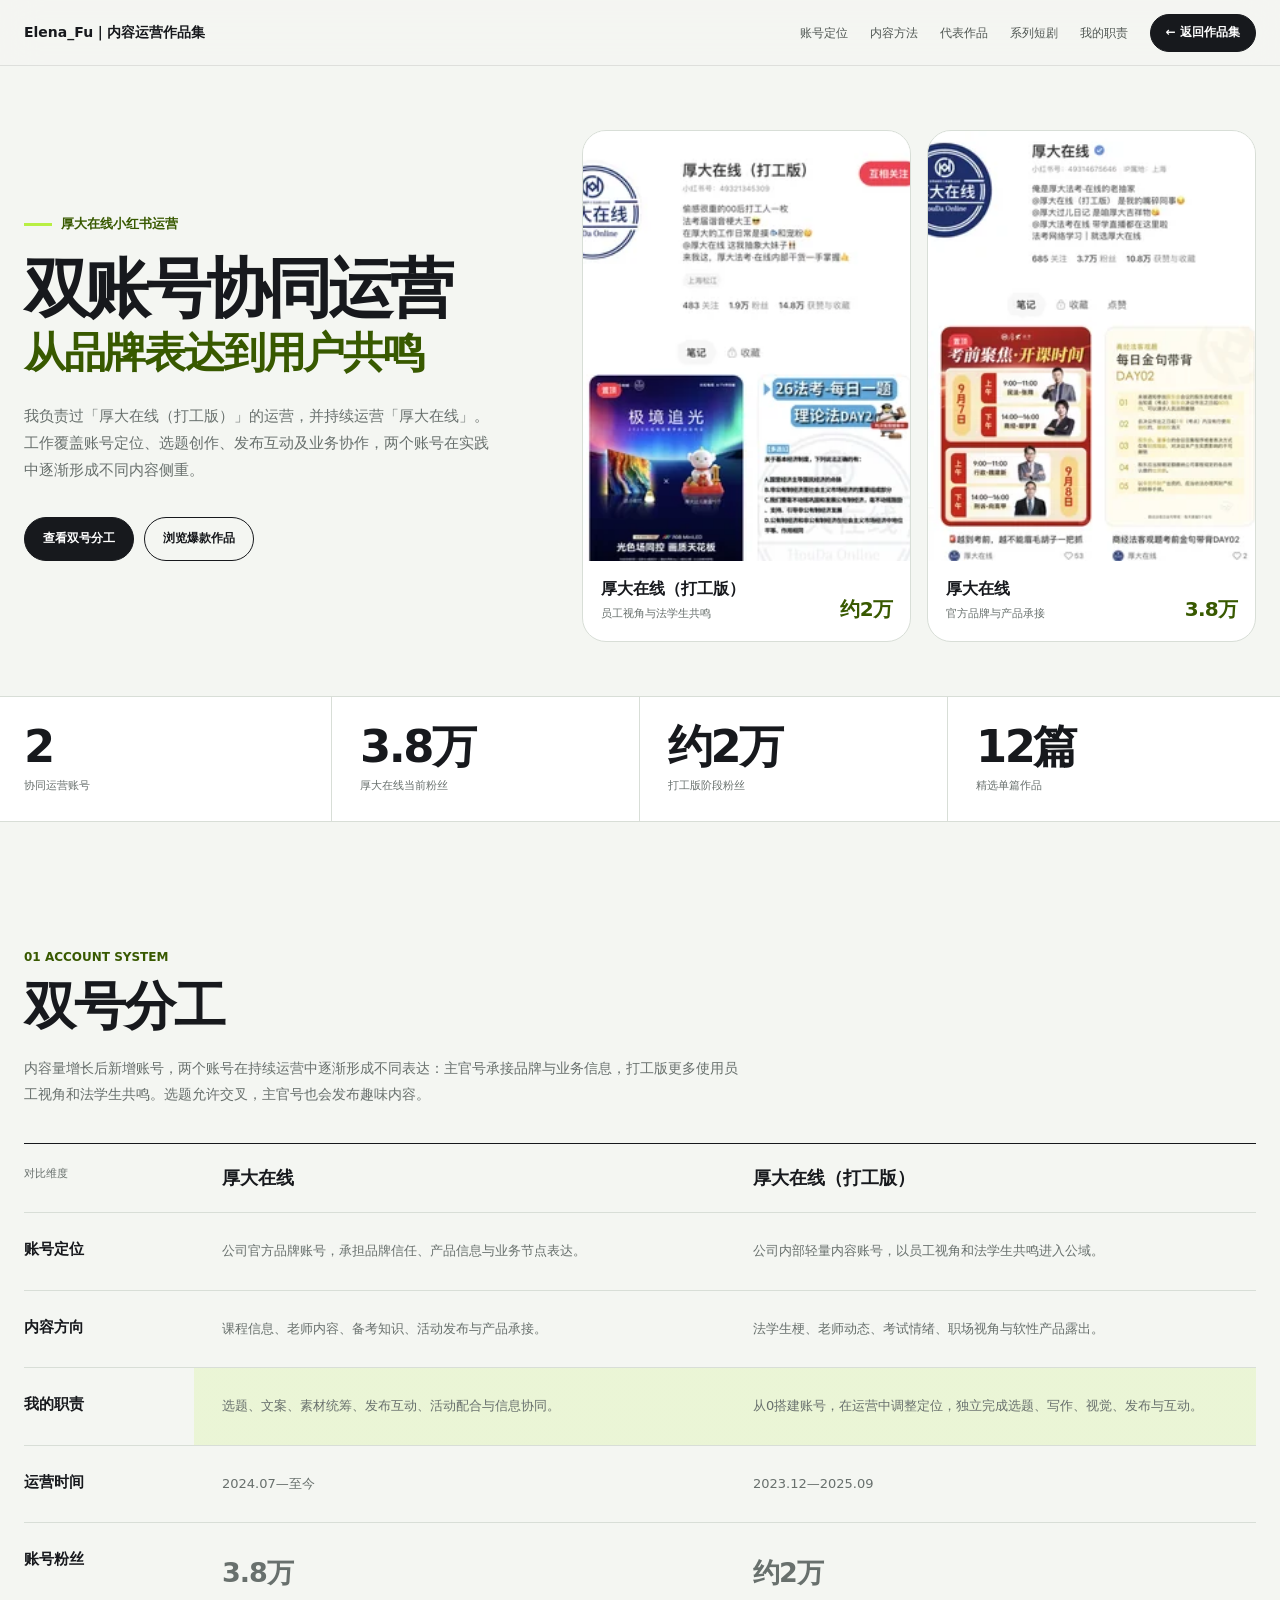
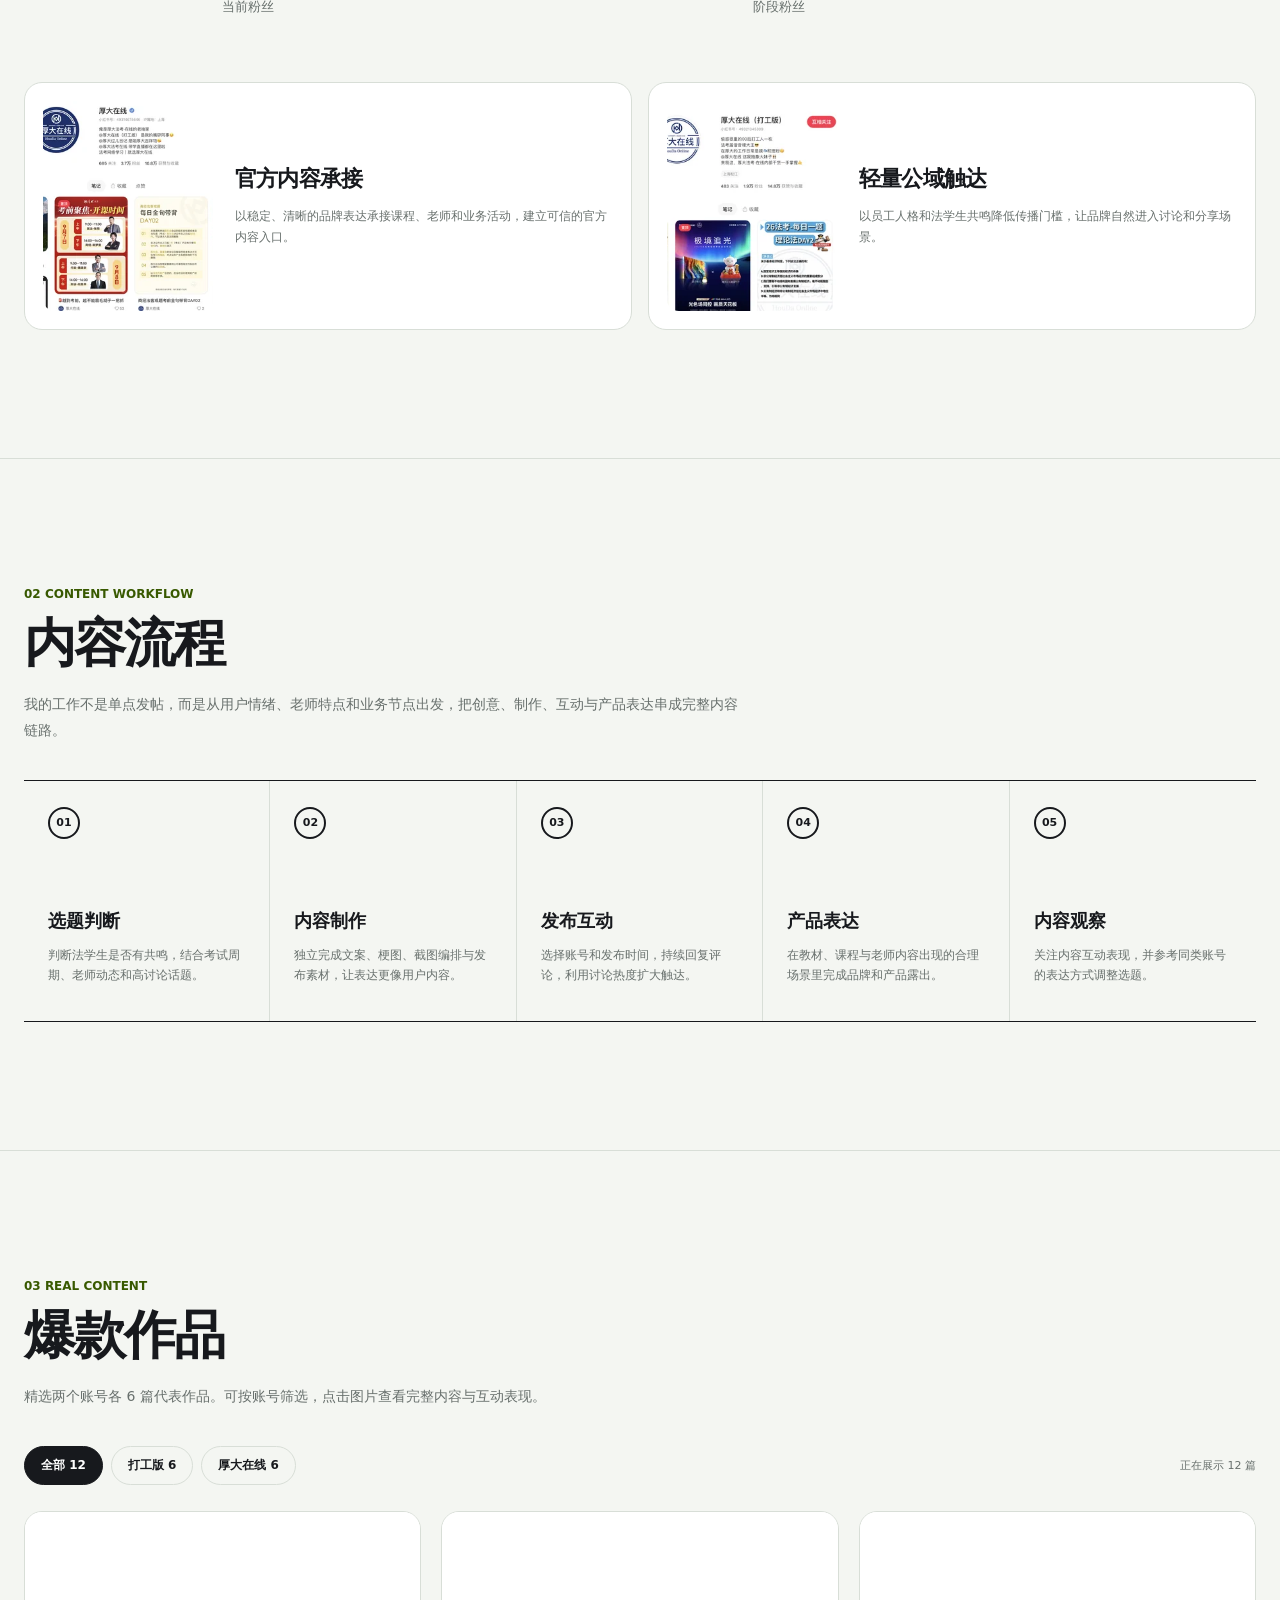
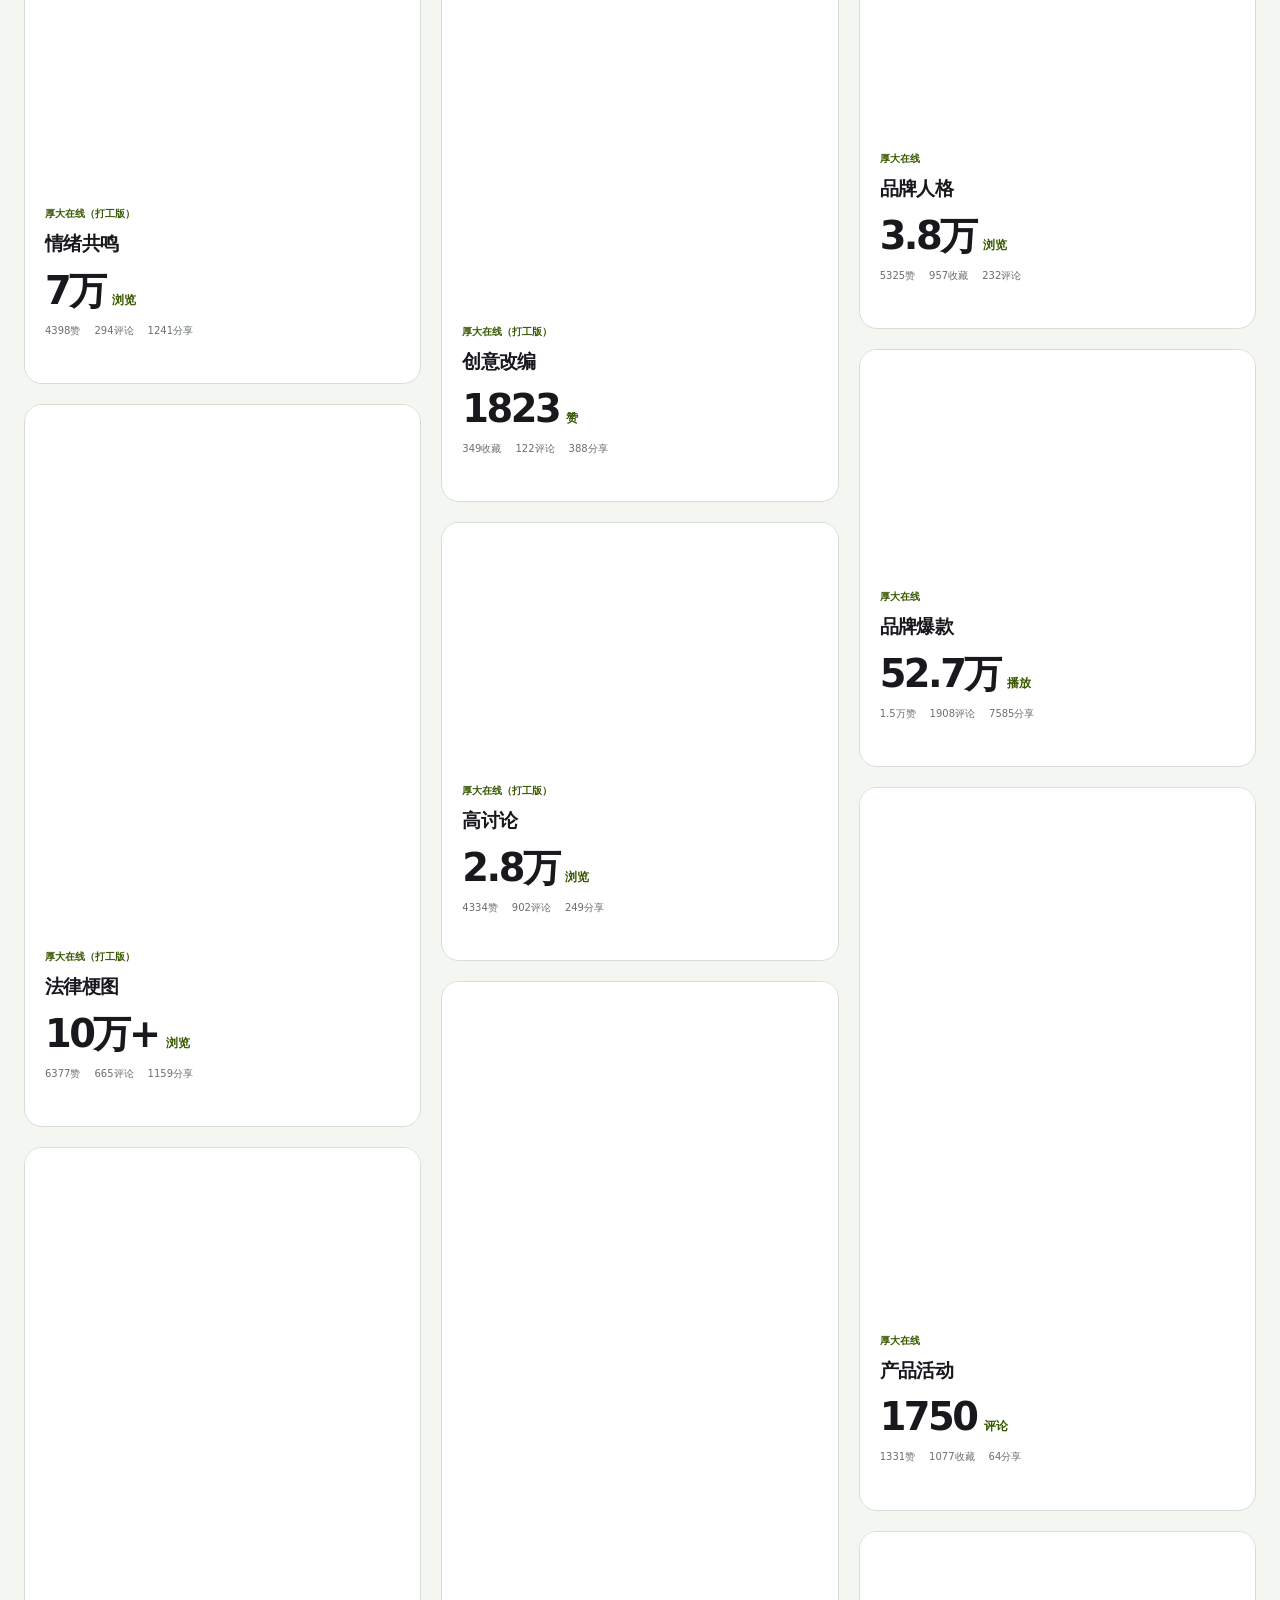
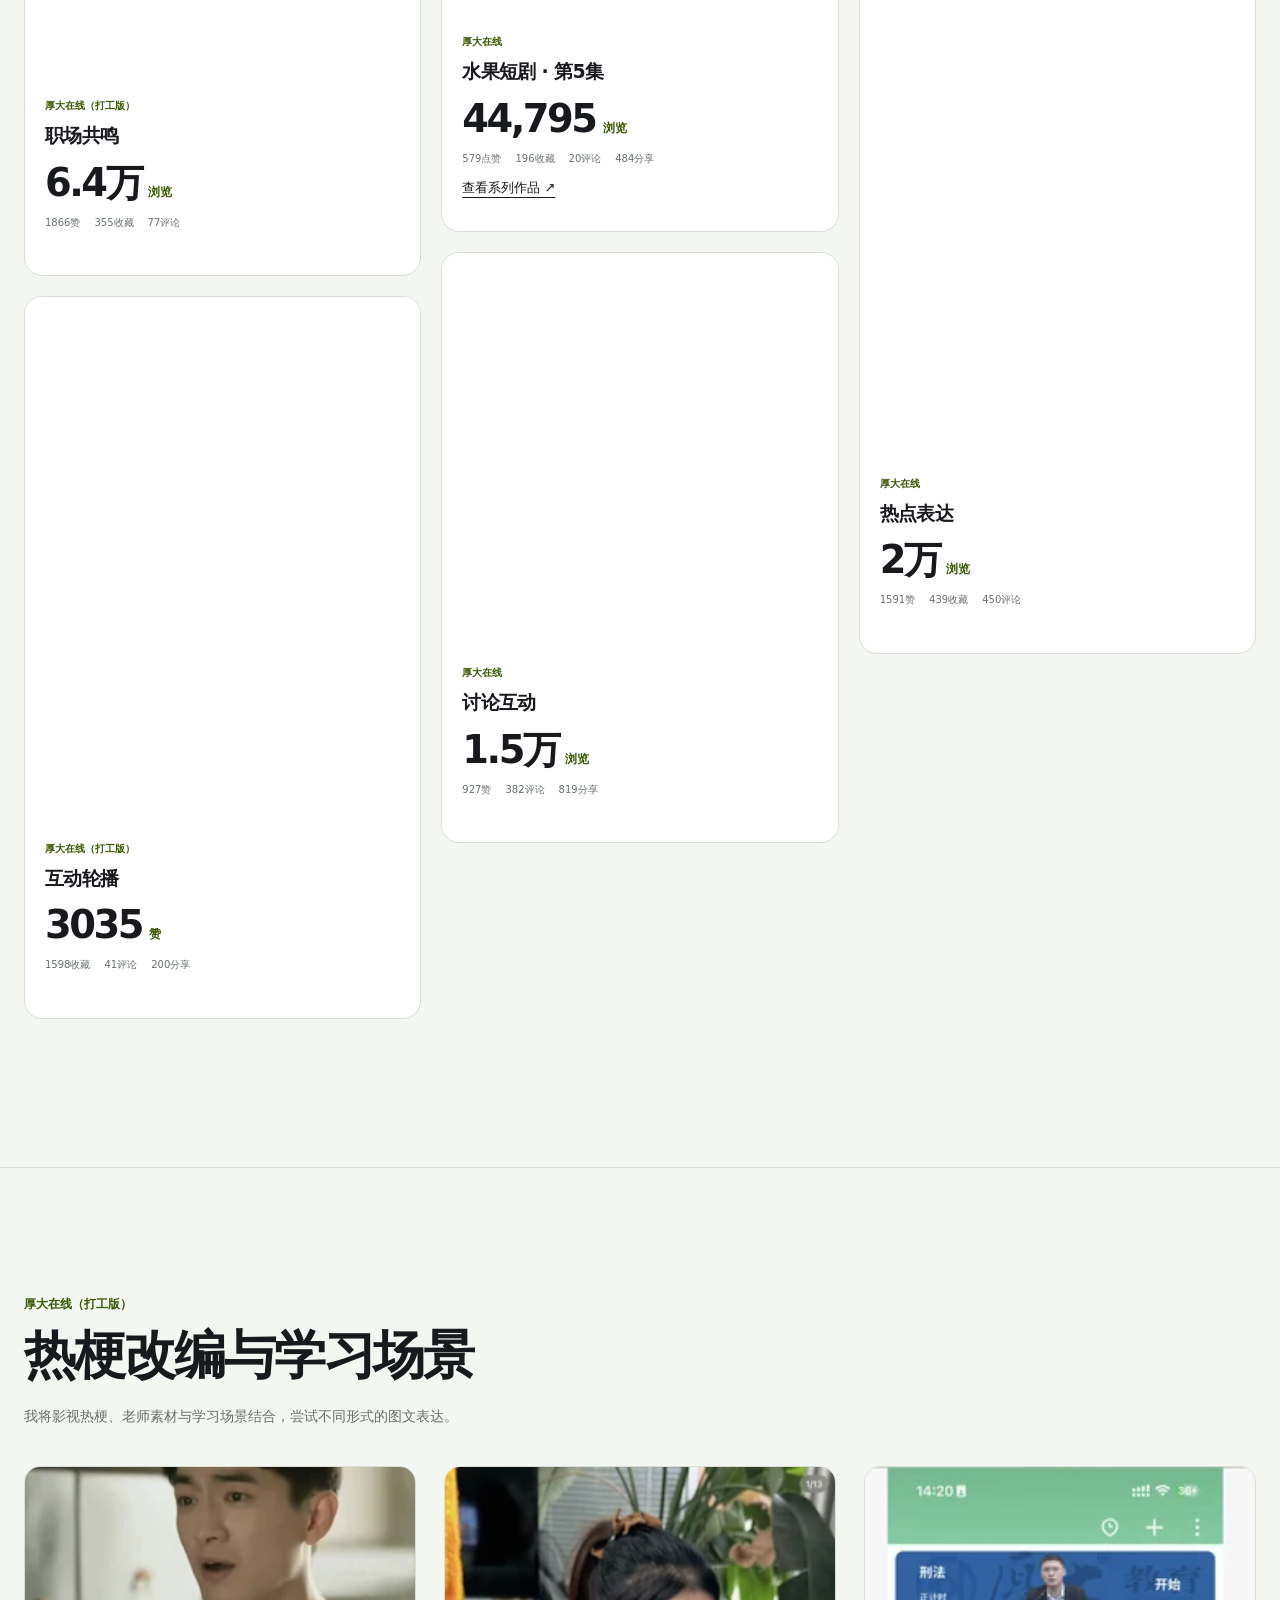
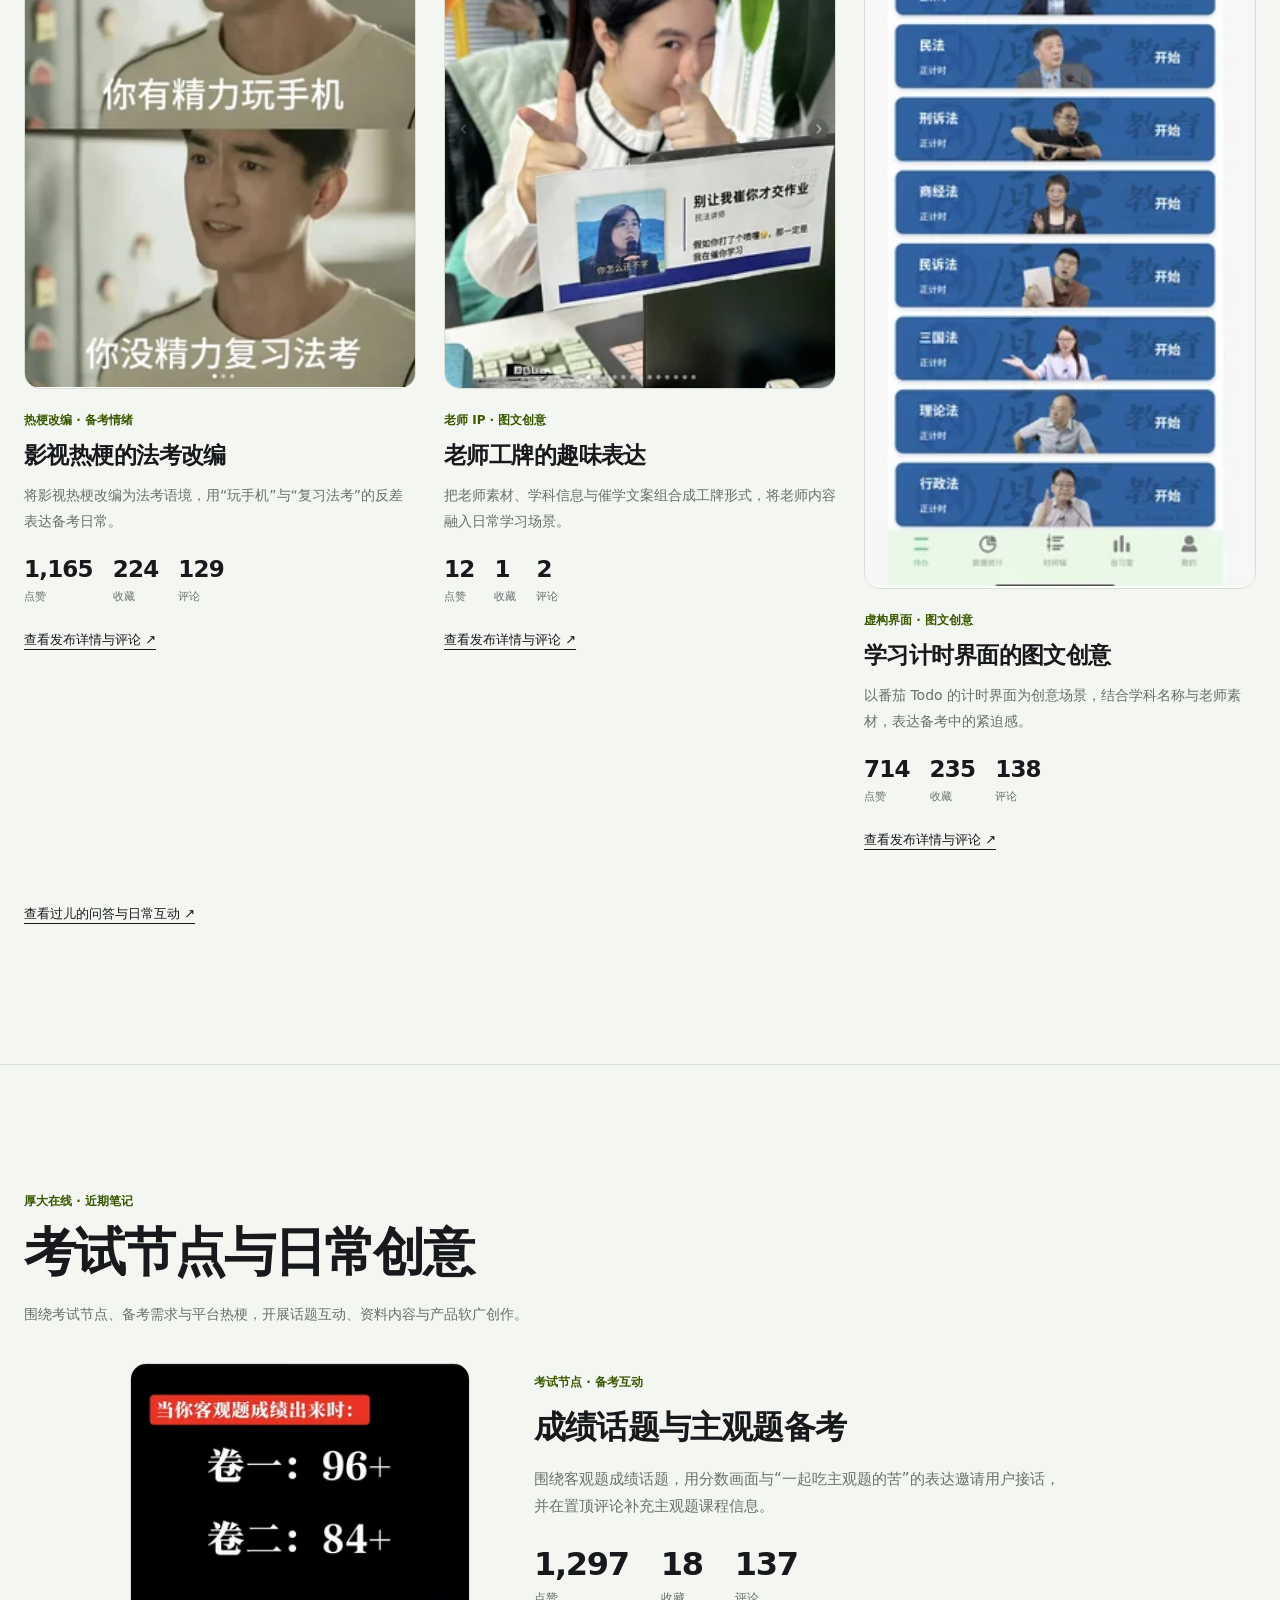
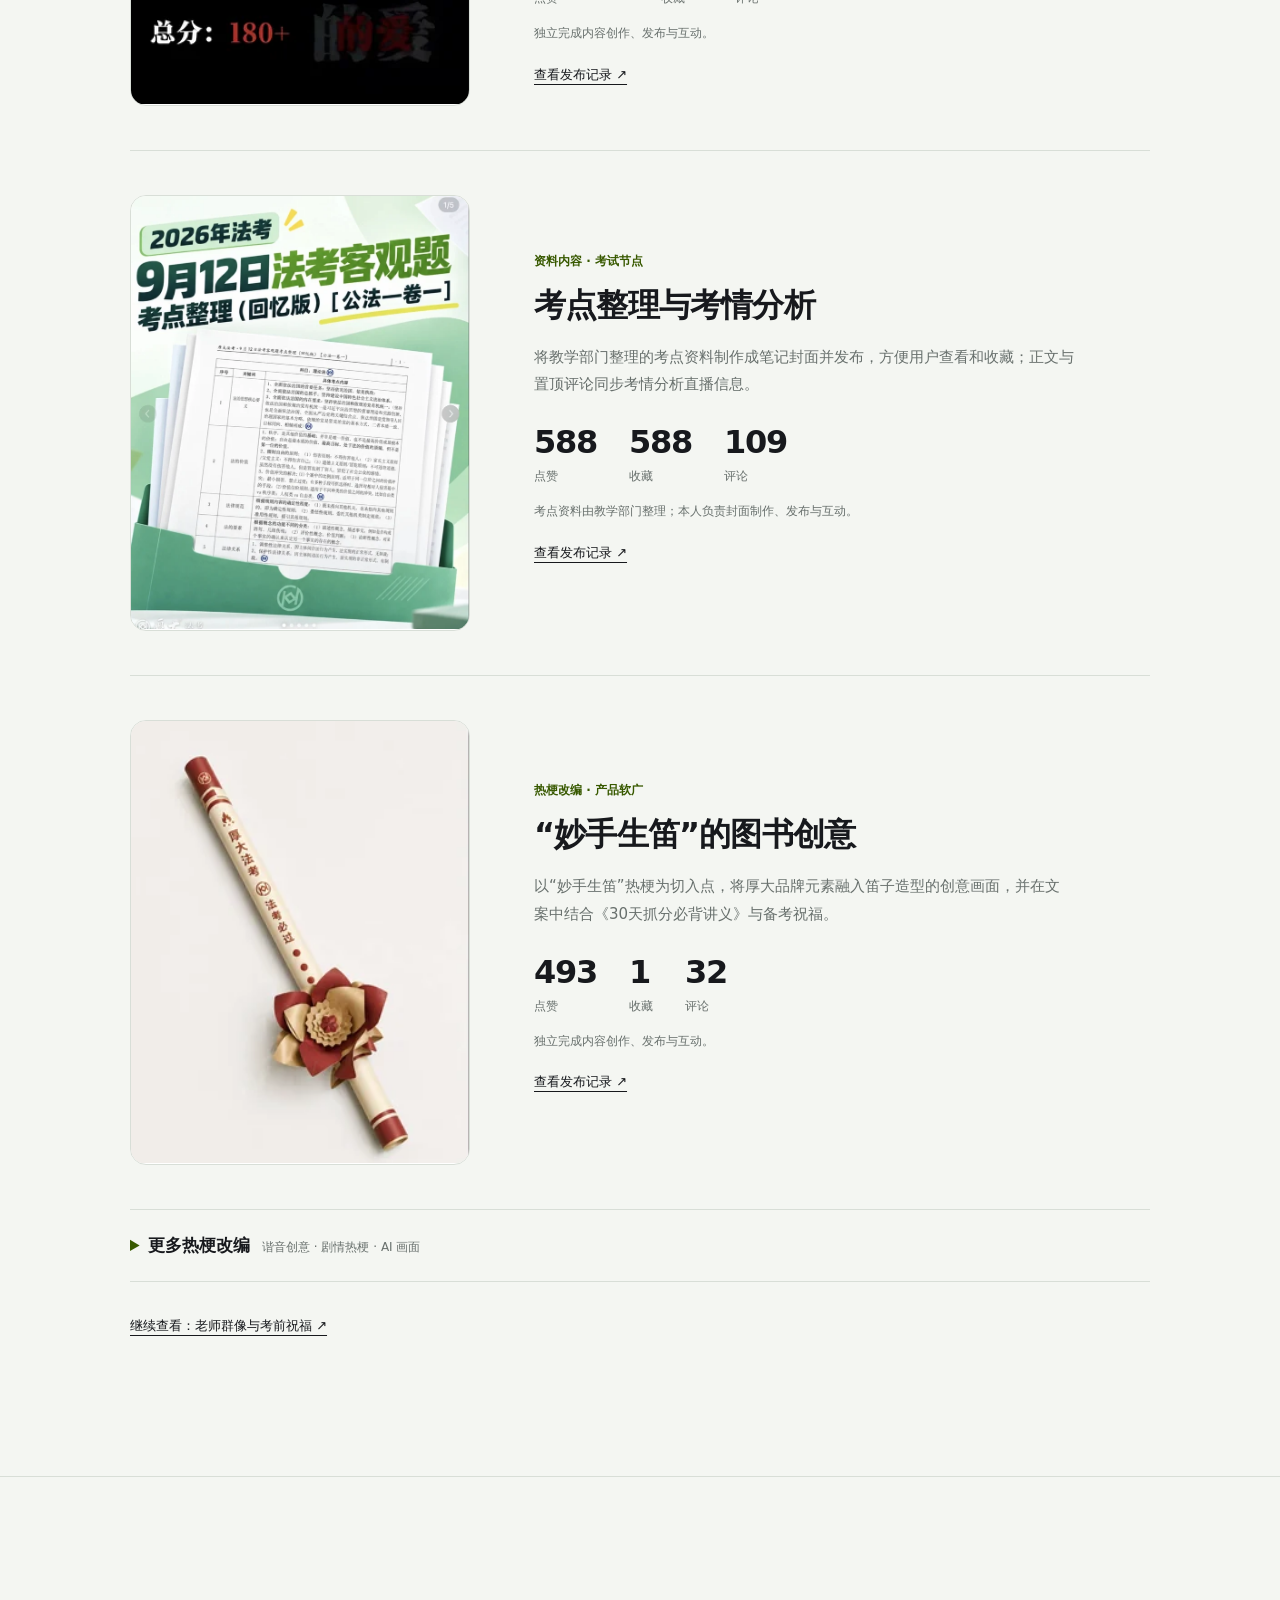
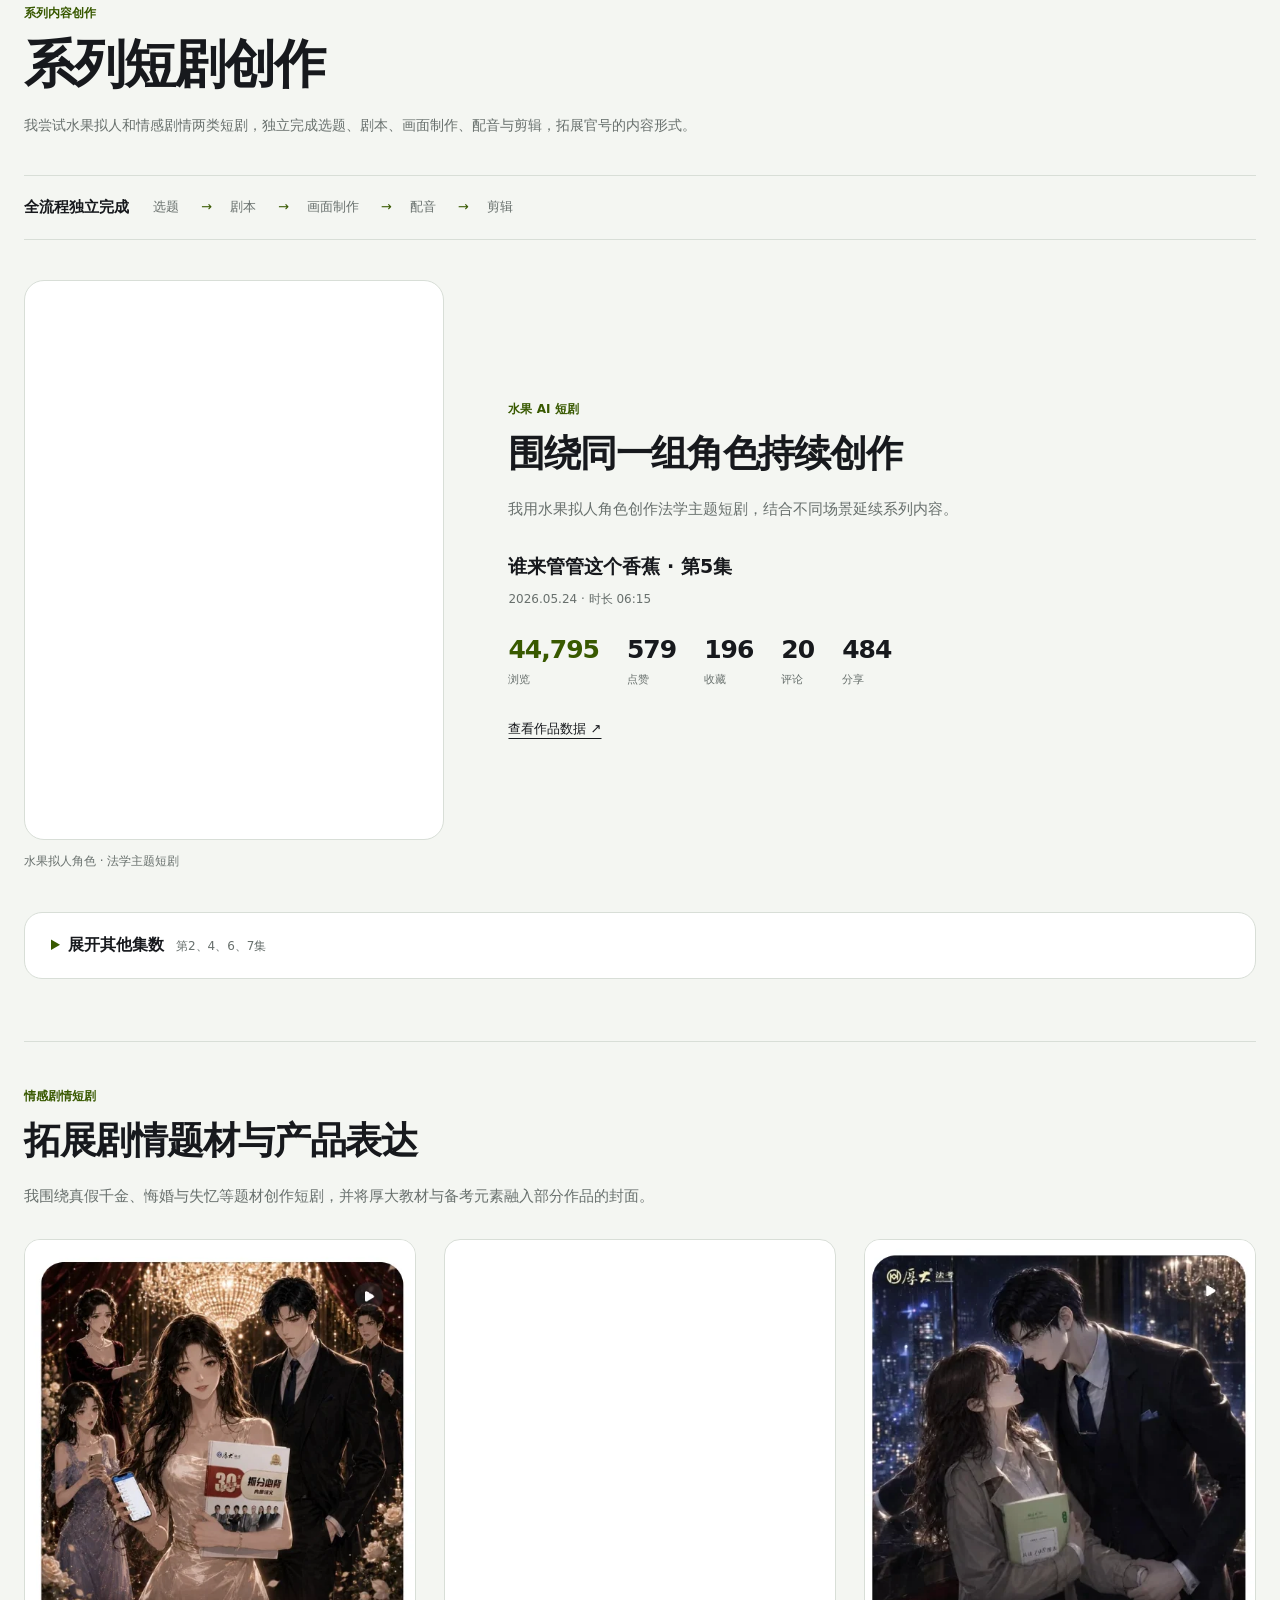
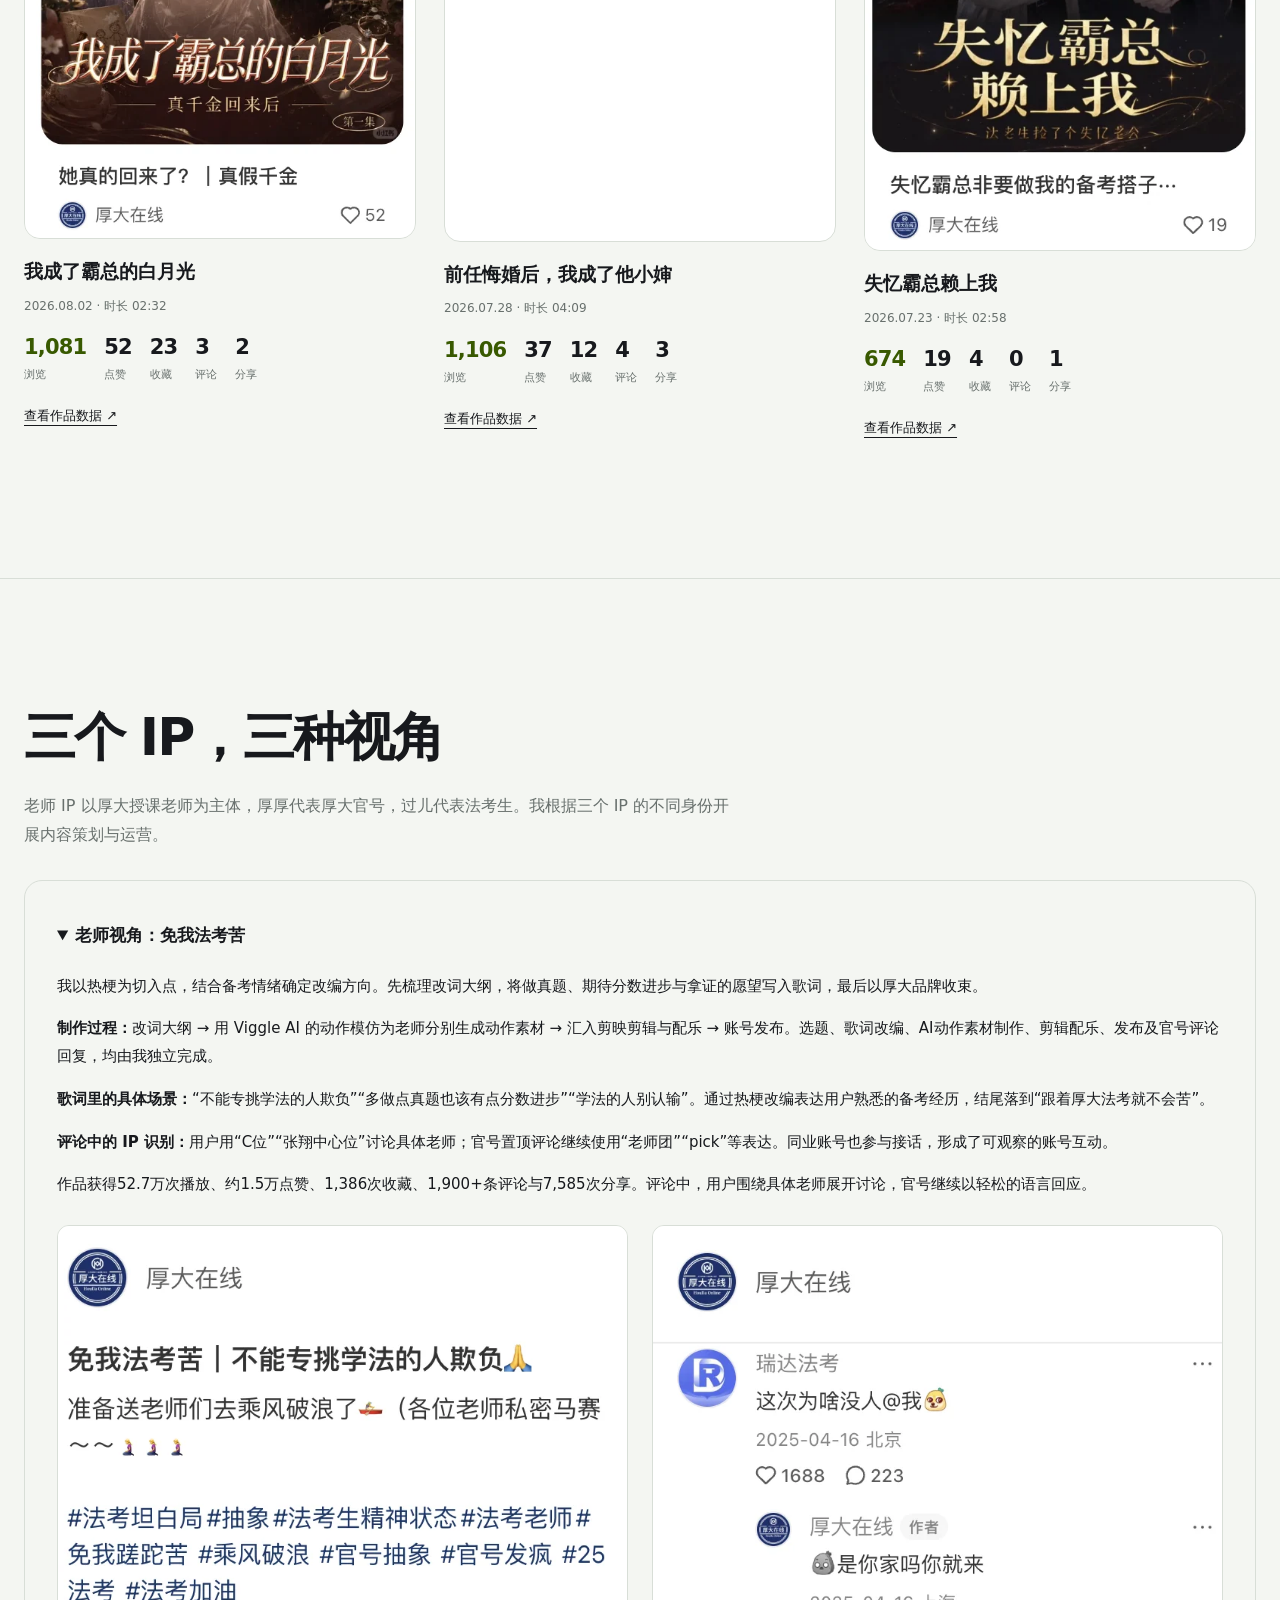
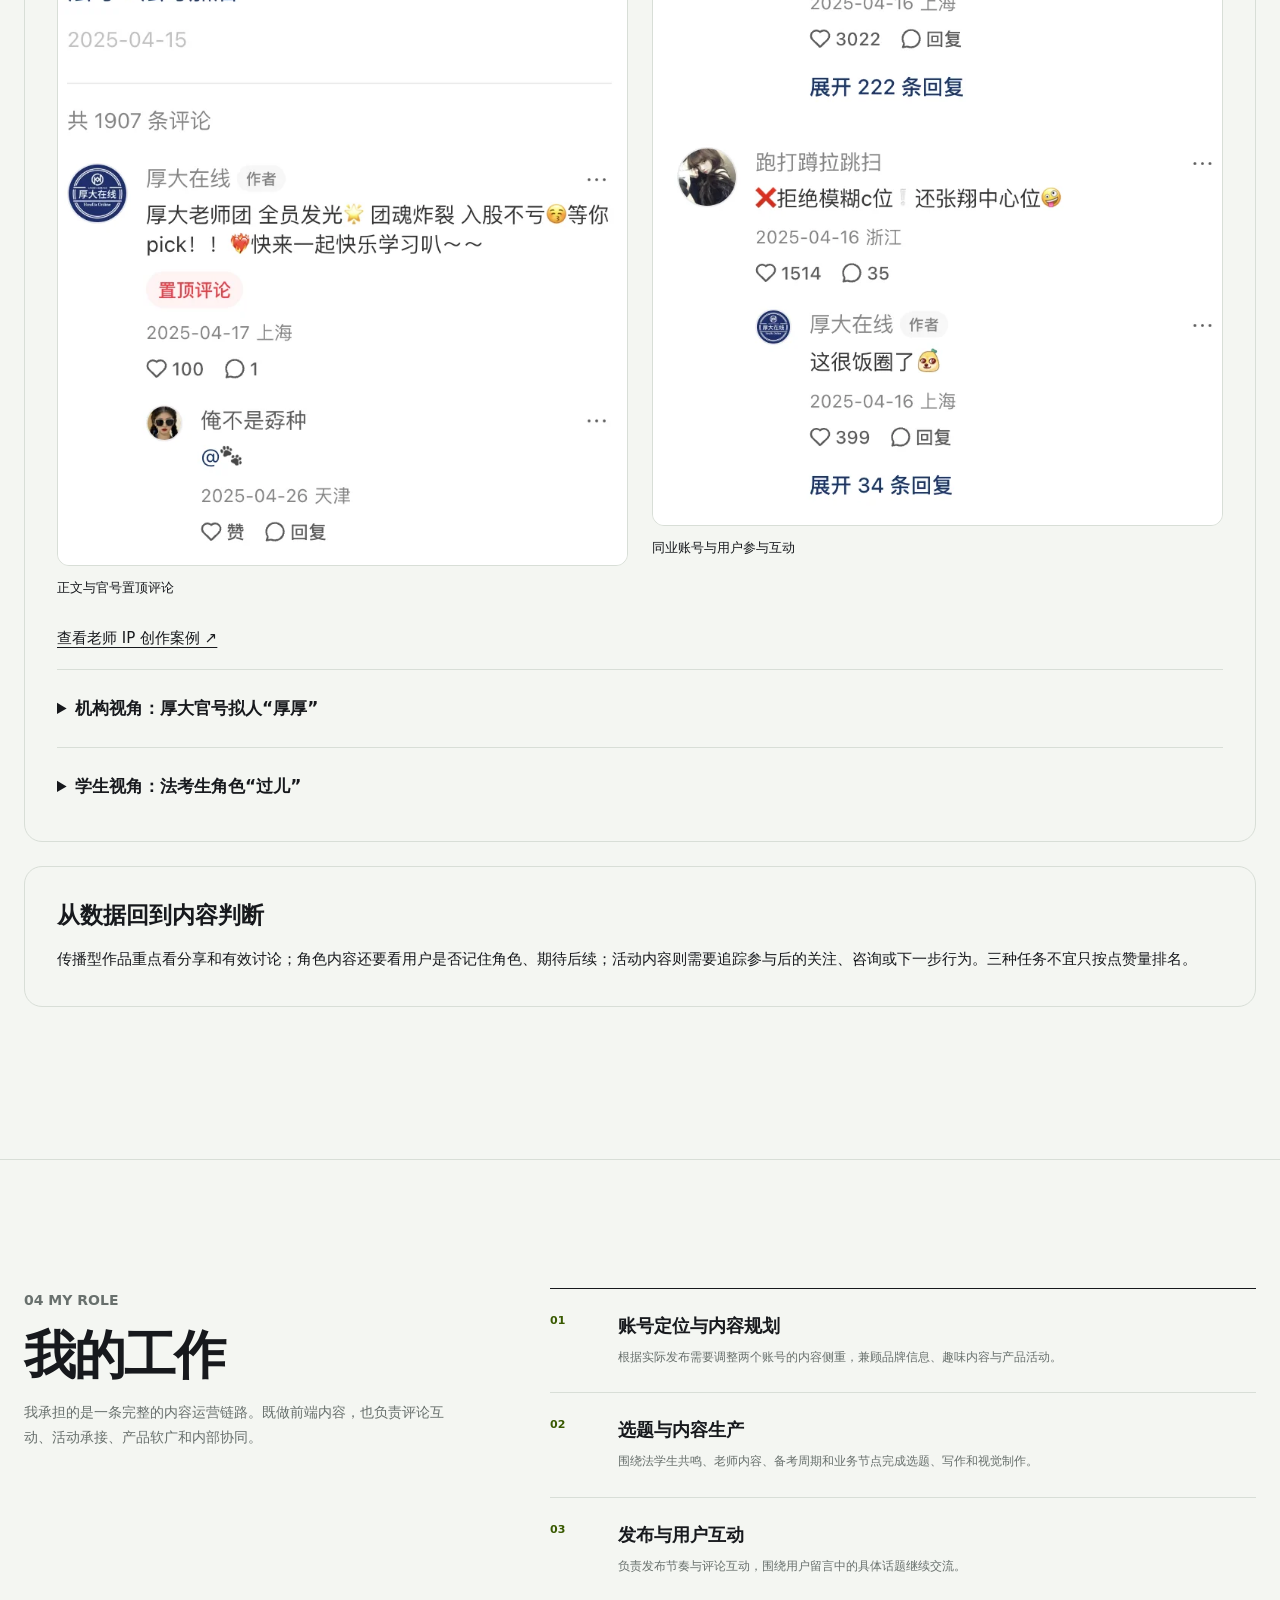
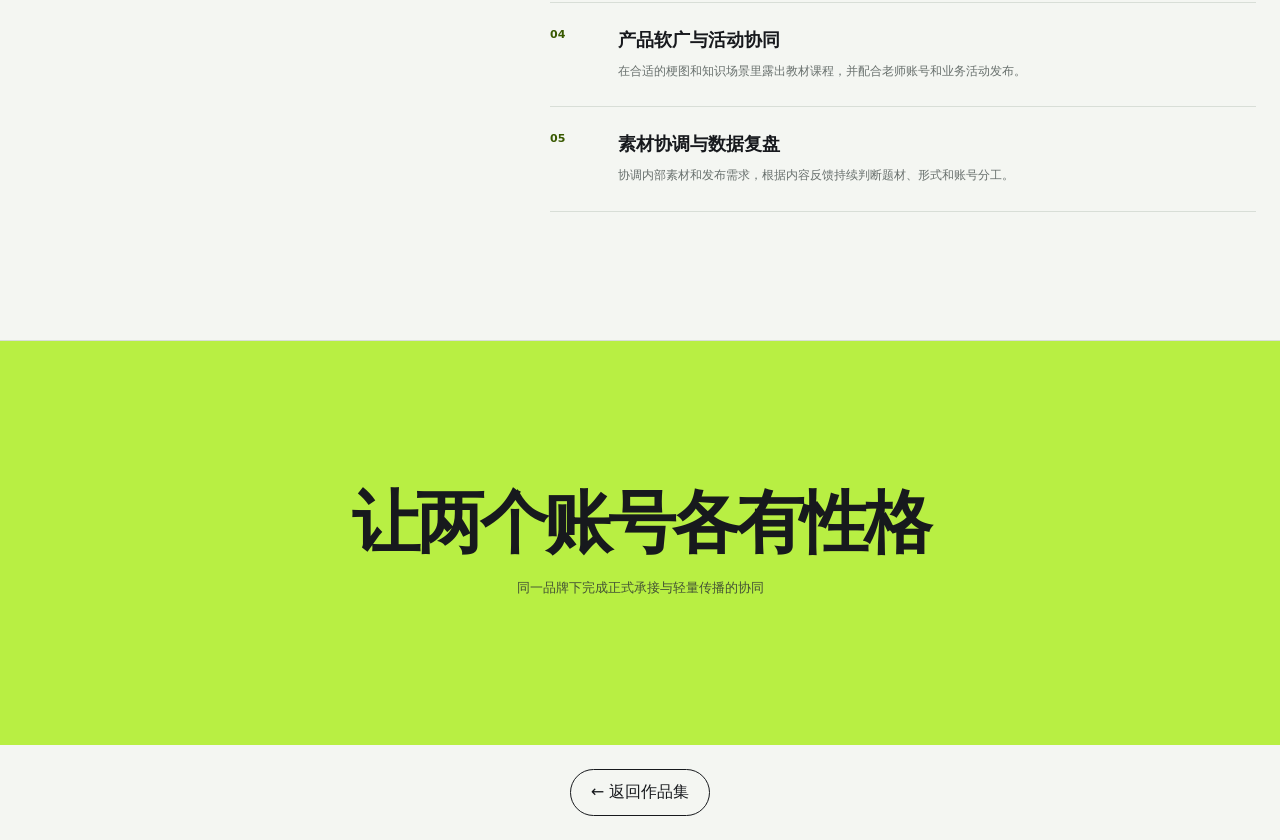
<file: site/project-folder-houda-official-yangcong-draft.html>
<!doctype html>
<html lang="zh-CN">
<head>
  <meta charset="utf-8">
  <meta name="viewport" content="width=device-width, initial-scale=1">
  <meta name="description" content="Elena_Fu的厚大在线双账号运营案例，包含账号定位、热梗改编、系列短剧与内容制作过程。">
  <title>双账号运营｜Elena_Fu</title>
  <style>
    :root {
      --ink: #17191d;
      --paper: #f4f6f2;
      --surface: #ffffff;
      --acid: #b8ef43;
      --acid-soft: #ebf5cf;
      --deep: #385900;
      --muted: #68706d;
      --line: #d8ded7;
      --radius: 18px;
      --max: 1280px;
    }

    * { box-sizing: border-box; }
    html { scroll-behavior: smooth; }
    body {
      margin: 0;
      color: var(--ink);
      background: var(--paper);
      font-family: "PingFang SC", "Microsoft YaHei", "Noto Sans CJK SC", system-ui, sans-serif;
      text-rendering: optimizeLegibility;
    }
    button, a { font: inherit; }
    button { color: inherit; }
    a { color: inherit; text-decoration: none; }
    img { display: block; max-width: 100%; }
    :focus-visible { outline: 3px solid rgba(56, 89, 0, .38); outline-offset: 4px; }
    [hidden] { display: none !important; }

    .shell { width: min(calc(100% - 48px), var(--max)); margin-inline: auto; }

    .topbar {
      position: sticky;
      top: 0;
      z-index: 30;
      height: 66px;
      border-bottom: 1px solid rgba(23, 25, 29, .1);
      background: rgba(244, 246, 242, .9);
      backdrop-filter: blur(18px);
      -webkit-backdrop-filter: blur(18px);
    }
    .topbar-inner { height: 100%; display: flex; align-items: center; justify-content: space-between; gap: 26px; }
    .brand { font-size: 14px; font-weight: 900; }
    .nav { display: flex; align-items: center; gap: 22px; color: #505753; font-size: 12px; }
    .nav a:not(.back-link) { padding: 24px 0 20px; border-bottom: 2px solid transparent; }
    .nav a:not(.back-link):hover { border-color: var(--deep); }
    .nav .back-link { min-height: 38px; display: inline-flex; align-items: center; justify-content: center; padding: 0 15px; border: 1px solid var(--ink); border-radius: 999px; background: var(--ink); color: #fff; font-weight: 800; white-space: nowrap; transition: background .2s ease, color .2s ease; }
    .nav .back-link:hover { background: var(--acid); color: var(--ink); }

    .hero { padding: 64px 0 54px; }
    .hero-grid { display: grid; grid-template-columns: minmax(350px, .82fr) minmax(620px, 1.18fr); gap: clamp(52px, 7vw, 96px); align-items: center; }
    .eyebrow { display: inline-flex; align-items: center; gap: 9px; color: var(--deep); font-size: 13px; font-weight: 900; }
    .eyebrow::before { content: ""; width: 28px; height: 3px; background: var(--acid); }
    .hero h1 { margin: 24px 0 0; font-size: clamp(48px, 5.1vw, 66px); line-height: .95; letter-spacing: -.065em; }
    .hero h1 span { display: block; }
    .hero h1 span:last-child { margin-top: 12px; color: var(--deep); font-size: clamp(30px, 3.25vw, 42px); line-height: 1.05; letter-spacing: -.05em; white-space: nowrap; }
    .hero-copy { max-width: 540px; margin: 28px 0 0; color: var(--muted); font-size: 15px; line-height: 1.82; }
    .hero-actions { display: flex; flex-wrap: wrap; gap: 10px; margin-top: 32px; }
    .button { min-height: 44px; display: inline-flex; align-items: center; justify-content: center; padding: 0 18px; border: 1px solid var(--ink); border-radius: 999px; font-size: 12px; font-weight: 900; transition: background .2s ease, color .2s ease; }
    .button:first-child { background: var(--ink); color: #fff; }
    .button:hover { background: var(--acid); color: var(--ink); }

    .hero-account-grid { display: grid; grid-template-columns: 1fr 1fr; gap: 16px; }
    .hero-account { margin: 0; overflow: hidden; border: 1px solid var(--line); border-radius: 24px; background: var(--surface); }
    .hero-account-media { position: relative; height: 430px; overflow: hidden; background: #e6e9e4; }
    .hero-account-media img { width: 100%; height: 100%; object-fit: cover; object-position: top; transition: transform .45s cubic-bezier(.16, 1, .3, 1); }
    .hero-account figcaption { display: grid; grid-template-columns: 1fr auto; gap: 16px; align-items: end; padding: 18px; }
    .hero-account strong { display: block; font-size: 16px; }
    .hero-account span { display: block; margin-top: 6px; color: var(--muted); font-size: 11px; line-height: 1.5; }
    .hero-account b { color: var(--deep); font-size: 20px; letter-spacing: -.04em; }
    @media (hover: hover) {
      .hero-account:hover .hero-account-media img { transform: translateY(-18px); }
    }

    .proof { border-top: 1px solid var(--line); border-bottom: 1px solid var(--line); background: var(--surface); }
    .proof-grid { display: grid; grid-template-columns: repeat(4, 1fr); }
    .metric { padding: 28px; border-right: 1px solid var(--line); }
    .metric:first-child { padding-left: 0; }
    .metric:last-child { border-right: 0; }
    .metric strong { display: block; font-size: clamp(30px, 3.5vw, 47px); line-height: 1; letter-spacing: -.055em; }
    .metric span { display: block; margin-top: 9px; color: var(--muted); font-size: 11px; }

    .section { padding: clamp(86px, 10vw, 132px) 0; border-bottom: 1px solid var(--line); }
    .section-head { display: grid; grid-template-columns: minmax(0, 1fr); gap: 18px; align-items: start; margin-bottom: 36px; }
    .section-head > div { min-width: 0; }
    .section-kicker { margin: 0 0 12px; color: var(--deep); font-size: 12px; font-weight: 900; }
    .section-heading { margin: 0; font-size: clamp(30px, 4.2vw, 52px); line-height: 1.18; letter-spacing: -.04em; text-wrap: balance; }
    .heading-phrase { display: inline-block; white-space: nowrap; }
    .section-intro { max-width: 720px; margin: 0; color: var(--muted); font-size: 14px; line-height: 1.85; }

    .account-compare { border-top: 1px solid var(--ink); }
    .compare-head, .compare-row { display: grid; grid-template-columns: 170px 1fr 1fr; gap: 28px; }
    .compare-head { padding: 22px 0; color: var(--muted); font-size: 11px; }
    .compare-head strong { color: var(--ink); font-size: 18px; }
    .compare-row { padding: 27px 0; border-top: 1px solid var(--line); align-items: start; }
    .compare-row h3 { margin: 0; font-size: 15px; }
    .compare-row p { margin: 0; color: var(--muted); font-size: 13px; line-height: 1.72; }
    .compare-row[data-tone="acid"] { background: linear-gradient(90deg, transparent 0, transparent 170px, rgba(184, 239, 67, .16) 170px, rgba(184, 239, 67, .16) 100%); }
    .compare-row strong { display: block; font-size: 27px; letter-spacing: -.04em; }
    .account-profile-strip { display: grid; grid-template-columns: 1fr 1fr; gap: 16px; margin-top: 36px; }
    .profile-proof { display: grid; grid-template-columns: 170px 1fr; gap: 22px; padding: 18px; border: 1px solid var(--line); border-radius: var(--radius); background: var(--surface); align-items: center; }
    .profile-proof img { width: 170px; height: 210px; object-fit: cover; object-position: top; border-radius: 12px; }
    .profile-proof strong { display: block; font-size: 22px; letter-spacing: -.035em; }
    .profile-proof p { margin: 12px 0 0; color: var(--muted); font-size: 12px; line-height: 1.7; }

    .workflow { position: relative; display: grid; grid-template-columns: repeat(5, 1fr); border-top: 1px solid var(--ink); border-bottom: 1px solid var(--ink); }
    .workflow::before { content: ""; position: absolute; left: 0; right: 0; top: 59px; height: 3px; background: var(--acid); transform-origin: left; }
    .workflow-step { position: relative; min-height: 240px; padding: 26px 24px 30px; border-right: 1px solid var(--line); background: var(--paper); transition: background .22s ease; }
    .workflow-step:last-child { border-right: 0; }
    .workflow-step span { position: relative; z-index: 1; width: 32px; height: 32px; display: grid; place-items: center; border: 2px solid var(--ink); border-radius: 50%; background: var(--paper); font-size: 11px; font-weight: 900; transition: background .22s ease, color .22s ease; }
    .workflow-step h3 { margin: 70px 0 0; font-size: 18px; }
    .workflow-step p { margin: 12px 0 0; color: var(--muted); font-size: 12px; line-height: 1.72; }
    @media (hover: hover) {
      .workflow-step:hover { background: var(--acid-soft); }
      .workflow-step:hover span { background: var(--ink); color: #fff; }
    }

    .viral-toolbar { display: flex; align-items: center; justify-content: space-between; gap: 20px; margin-bottom: 26px; }
    .viral-filter { display: flex; gap: 8px; }
    .filter-button { padding: 10px 16px; border: 1px solid var(--line); border-radius: 999px; background: transparent; cursor: pointer; font-size: 12px; font-weight: 800; }
    .filter-button[aria-pressed="true"] { border-color: var(--ink); background: var(--ink); color: #fff; }
    .viral-count { color: var(--muted); font-size: 11px; }
    .viral-grid { column-count: 3; column-gap: 20px; }
    .viral-card { display: inline-block; vertical-align: top; width: 100%; margin: 0 0 20px; break-inside: avoid; overflow: hidden; border: 1px solid var(--line); border-radius: var(--radius); background: var(--surface); transition: border-color .22s ease, transform .22s ease; }
    .shot-open { position: relative; display: block; width: 100%; height: auto; aspect-ratio: var(--shot-ratio); padding: 0; overflow: hidden; border: 0; background: var(--surface); cursor: zoom-in; text-align: left; }
    .shot-open img { position: absolute; display: block; left: var(--shot-left); top: var(--shot-top); width: var(--shot-width); max-width: none; height: auto; }
    .shot-open::after { content: "查看完整截图"; position: absolute; right: 12px; bottom: 12px; padding: 8px 11px; border-radius: 999px; background: rgba(23, 25, 29, .88); color: #fff; font-size: 10px; font-weight: 800; opacity: 0; transform: translateY(6px); transition: opacity .2s ease, transform .2s ease; }
    .viral-card-info { min-height: 194px; padding: 18px 20px 21px; }
    .card-label { color: var(--deep); font-size: 10px; font-weight: 900; }
    .viral-card h3 { margin: 10px 0 0; font-size: 19px; line-height: 1.3; letter-spacing: -.035em; }
    .metric-primary { display: flex; align-items: baseline; gap: 7px; margin-top: 18px; }
    .metric-primary strong { font-size: clamp(32px, 3vw, 42px); line-height: .9; letter-spacing: -.065em; }
    .metric-primary span { color: var(--deep); font-size: 12px; font-weight: 900; }
    .metric-secondary { display: flex; flex-wrap: wrap; gap: 7px 14px; margin-top: 15px; color: var(--muted); font-size: 10px; }
    .metric-secondary span { white-space: nowrap; }
    @media (hover: hover) {
      .viral-card:hover { border-color: rgba(56, 89, 0, .55); transform: translateY(-4px); }
      .viral-card:hover .shot-open::after { opacity: 1; transform: translateY(0); }
    }

    .shot-open:focus-visible::after { opacity: 1; transform: none; }
    @media (hover: none) { .shot-open::after { opacity: 1; transform: none; } }

    dialog { width: min(920px, calc(100vw - 36px)); max-height: 92vh; padding: 0; overflow: hidden; border: 0; border-radius: 20px; background: #111315; color: #fff; box-shadow: 0 40px 100px rgba(0, 0, 0, .35); }
    dialog::backdrop { background: rgba(10, 12, 12, .82); backdrop-filter: blur(5px); }
    .dialog-head { display: flex; align-items: center; justify-content: space-between; gap: 18px; padding: 16px 18px; border-bottom: 1px solid rgba(255, 255, 255, .15); }
    .dialog-head strong { display: block; font-size: 14px; }
    .dialog-head span { display: block; margin-top: 4px; color: #aeb4b0; font-size: 10px; }
    .dialog-close { width: 36px; height: 36px; border: 1px solid rgba(255, 255, 255, .28); border-radius: 50%; background: transparent; color: #fff; cursor: pointer; font-size: 18px; }
    .dialog-scroll { max-height: calc(92vh - 69px); overflow: auto; background: #26292b; }
    .dialog-scroll img { width: min(100%, 720px); height: auto; margin: 0 auto; background: #fff; }

    .scope { display: grid; grid-template-columns: .75fr 1.25fr; gap: clamp(50px, 8vw, 110px); }
    .scope-summary { position: sticky; top: 104px; align-self: start; }
    .scope-summary p { color: var(--muted); font-size: 14px; line-height: 1.8; }
    .scope-list { border-top: 1px solid var(--ink); }
    .scope-item { display: grid; grid-template-columns: 48px 1fr; gap: 20px; padding: 25px 0; border-bottom: 1px solid var(--line); }
    .scope-item span { color: var(--deep); font-size: 11px; font-weight: 900; }
    .scope-item h3 { margin: 0; font-size: 18px; }
    .scope-item p { margin: 9px 0 0; color: var(--muted); font-size: 12px; line-height: 1.72; }

    .closing { padding: clamp(90px, 12vw, 148px) 0; background: var(--acid); text-align: center; }
    .closing h2 { margin: 0; font-size: clamp(40px, 6vw, 68px); line-height: 1; letter-spacing: -.06em; }
    .closing p { margin: 22px 0 0; color: #435234; font-size: 13px; }

    @media (max-width: 1080px) {
      .hero-grid { grid-template-columns: 1fr; }
      .hero-copy { max-width: 720px; }
      .hero-account-media { height: 520px; }
      .viral-grid { column-count: 2; }
      .workflow { grid-template-columns: repeat(5, minmax(170px, 1fr)); overflow-x: auto; }
      .workflow-step { min-width: 170px; }
    }

    @media (max-width: 760px) {
      .shell { width: min(calc(100% - 30px), var(--max)); }
      .topbar { height: 58px; }
      .nav { display: none; }
      .hero { padding: 52px 0 40px; }
      .hero h1 { font-size: clamp(40px, 12vw, 48px); }
      .hero h1 span:last-child { font-size: clamp(27px, 8vw, 32px); }
      .hero-account-grid { grid-template-columns: 1fr; }
      .hero-account-media { height: 420px; }
      .proof-grid { grid-template-columns: 1fr 1fr; }
      .metric { padding: 22px 16px; border-bottom: 1px solid var(--line); }
      .metric:first-child { padding-left: 16px; }
      .metric:nth-child(2) { border-right: 0; }
      .metric:nth-child(3), .metric:nth-child(4) { border-bottom: 0; }
      .section { padding: 76px 0; }
      .section-head { gap: 14px; }
      .section-intro { margin: 0; }
      .compare-head, .compare-row { grid-template-columns: 92px 1fr 1fr; gap: 13px; }
      .compare-head strong { font-size: 13px; }
      .compare-row h3 { font-size: 12px; }
      .compare-row p { font-size: 11px; }
      .compare-row[data-tone="acid"] { background: linear-gradient(90deg, transparent 0, transparent 92px, rgba(184, 239, 67, .16) 92px, rgba(184, 239, 67, .16) 100%); }
      .account-profile-strip { grid-template-columns: 1fr; }
      .profile-proof { grid-template-columns: 120px 1fr; }
      .profile-proof img { width: 120px; height: 160px; }
      .viral-toolbar { align-items: flex-start; flex-direction: column; }
      .viral-filter { width: 100%; overflow-x: auto; padding-bottom: 4px; }
      .filter-button { flex: 0 0 auto; }
      .viral-grid { column-count: 1; max-width: 520px; margin-inline: auto; }
      .scope { grid-template-columns: 1fr; }
      .scope-summary { position: static; }
    }

    @media (prefers-reduced-motion: reduce) {
      html { scroll-behavior: auto; }
      *, *::before, *::after { transition-duration: .01ms !important; animation-duration: .01ms !important; animation-iteration-count: 1 !important; }
    }
  
    .deep-read { padding: 32px; border: 1px solid var(--line); border-radius: 18px; margin: 24px 0; }
    .deep-read h3 { margin: 0 0 12px; font-size: 23px; line-height: 1.4; }
    .deep-read p, .deep-read li { font-size: 15px; line-height: 1.85; }
    .deep-read p:last-child { margin-bottom: 0; }
    .deep-read summary { cursor: pointer; font-size: 17px; font-weight: 750; line-height: 1.7; padding: 8px 0; }
    .deep-read summary:focus-visible { outline: 2px solid currentColor; outline-offset: 5px; }
    .deep-read details + details { margin-top: 16px; padding-top: 16px; border-top: 1px solid var(--line); }
    .deep-read .reading-note { font-size: 13px; opacity: .8; }
    .deep-read a { text-decoration: underline; text-underline-offset: 4px; }
    .case-return { padding: 24px; text-align: center; }
    .case-return a { display: inline-block; padding: 12px 20px; border: 1px solid currentColor; border-radius: 999px; color: inherit; text-decoration: none; }
    @media(max-width: 640px) { .deep-read { padding: 22px; } }

    .song-evidence { display:grid;grid-template-columns:1fr 1fr;gap:24px;margin:26px 0;align-items:start; }
    .song-evidence figure { margin:0;min-width:0; }
    .song-evidence img { display:block;width:100%;height:auto;border:1px solid var(--line);border-radius:12px; }
    .song-evidence figcaption { margin-top:12px;font-size:13px;line-height:1.6; }
    .comment-evidence { max-width:560px;margin:24px 0; }
    .comment-evidence img { display:block;width:100%;height:auto;border:1px solid var(--line);border-radius:12px; }
    .comment-evidence figcaption { margin-top:12px;font-size:13px;line-height:1.6;color:var(--muted); }
    @media(max-width:640px){.song-evidence{grid-template-columns:1fr;}}
  </style>
  <link rel="stylesheet" href="short-drama.css">
  <link rel="stylesheet" href="content-examples.css">
  <link rel="stylesheet" href="recent-notes.css">
</head>
<body>
  <header class="topbar">
    <div class="shell topbar-inner">
      <a class="brand" href="#top">Elena_Fu｜内容运营作品集</a>
      <nav class="nav" aria-label="页面导航">
        <a href="#accounts">账号定位</a>
        <a href="#workflow">内容方法</a>
        <a href="#viral">代表作品</a>
        <a href="#short-drama">系列短剧</a>
        <a href="#scope">我的职责</a>
        <a class="back-link" href="portfolio-yangcong-draft.html">← 返回作品集</a>
      </nav>
    </div>
  </header>

  <main id="top">
    <section class="hero">
      <div class="shell hero-grid">
        <div>
          <span class="eyebrow">厚大在线小红书运营</span>
          <h1><span>双账号协同运营</span><span>从品牌表达到用户共鸣</span></h1>
          <p class="hero-copy">我负责过「厚大在线（打工版）」的运营，并持续运营「厚大在线」。工作覆盖账号定位、选题创作、发布互动及业务协作，两个账号在实践中逐渐形成不同内容侧重。</p>
          <div class="hero-actions">
            <a class="button" href="#accounts">查看双号分工</a>
            <a class="button" href="#viral">浏览爆款作品</a>
          </div>
        </div>

        <div class="hero-account-grid" aria-label="两个真实账号主页">
          <figure class="hero-account">
            <div class="hero-account-media"><img src="_images/2028614c0d565507-800.webp" alt="厚大在线打工版真实账号主页" data-original-src="houda-work-profile-current.png" srcset="_images/2028614c0d565507-480.webp 480w, _images/2028614c0d565507-800.webp 800w, _images/2028614c0d565507-1280.webp 1280w" sizes="(max-width: 767px) calc(100vw - 48px), (max-width: 1100px) 50vw, 520px" width="2154" height="1394" loading="eager" decoding="async" fetchpriority="high"></div>
            <figcaption><div><strong>厚大在线（打工版）</strong><span>员工视角与法学生共鸣</span></div><b>约2万</b></figcaption>
          </figure>
          <figure class="hero-account">
            <div class="hero-account-media"><img src="_images/317e4663f54d22fd-800.webp" alt="厚大在线真实账号主页" data-original-src="houda-online-profile-current.png" srcset="_images/317e4663f54d22fd-480.webp 480w, _images/317e4663f54d22fd-800.webp 800w, _images/317e4663f54d22fd-1280.webp 1280w" sizes="(max-width: 767px) calc(100vw - 48px), (max-width: 1100px) 50vw, 520px" width="2104" height="1432" loading="eager" decoding="async"></div>
            <figcaption><div><strong>厚大在线</strong><span>官方品牌与产品承接</span></div><b>3.8万</b></figcaption>
          </figure>
        </div>
      </div>
    </section>

    <section class="proof" aria-label="项目数据">
      <div class="shell proof-grid">
        <div class="metric"><strong>2</strong><span>协同运营账号</span></div>
        <div class="metric"><strong>3.8万</strong><span>厚大在线当前粉丝</span></div>
        <div class="metric"><strong>约2万</strong><span>打工版阶段粉丝</span></div>
        <div class="metric"><strong>12篇</strong><span>精选单篇作品</span></div>
      </div>
    </section>

    <section class="section" id="accounts">
      <div class="shell">
        <div class="section-head">
          <div><p class="section-kicker">01 ACCOUNT SYSTEM</p><h2 class="section-heading">双号分工</h2></div>
          <p class="section-intro">内容量增长后新增账号，两个账号在持续运营中逐渐形成不同表达：主官号承接品牌与业务信息，打工版更多使用员工视角和法学生共鸣。选题允许交叉，主官号也会发布趣味内容。</p>
        </div>

        <div class="account-compare" aria-label="双账号运营对比">
          <div class="compare-head"><span>对比维度</span><strong>厚大在线</strong><strong>厚大在线（打工版）</strong></div>
          <div class="compare-row"><h3>账号定位</h3><p>公司官方品牌账号，承担品牌信任、产品信息与业务节点表达。</p><p>公司内部轻量内容账号，以员工视角和法学生共鸣进入公域。</p></div>
          <div class="compare-row"><h3>内容方向</h3><p>课程信息、老师内容、备考知识、活动发布与产品承接。</p><p>法学生梗、老师动态、考试情绪、职场视角与软性产品露出。</p></div>
          <div class="compare-row" data-tone="acid"><h3>我的职责</h3><p>选题、文案、素材统筹、发布互动、活动配合与信息协同。</p><p>从0搭建账号，在运营中调整定位，独立完成选题、写作、视觉、发布与互动。</p></div>
          <div class="compare-row"><h3>运营时间</h3><p>2024.07—至今</p><p>2023.12—2025.09</p></div>
          <div class="compare-row"><h3>账号粉丝</h3><p><strong>3.8万</strong>当前粉丝</p><p><strong>约2万</strong>阶段粉丝</p></div>
        </div>

        <div class="account-profile-strip">
          <article class="profile-proof"><img src="_images/317e4663f54d22fd-800.webp" alt="厚大在线主页证据图" loading="lazy" data-original-src="houda-online-profile-current.png" srcset="_images/317e4663f54d22fd-480.webp 480w, _images/317e4663f54d22fd-800.webp 800w, _images/317e4663f54d22fd-1280.webp 1280w" sizes="(max-width: 767px) calc(100vw - 48px), (max-width: 1100px) 50vw, 520px" width="2104" height="1432" decoding="async"><div><strong>官方内容承接</strong><p>以稳定、清晰的品牌表达承接课程、老师和业务活动，建立可信的官方内容入口。</p></div></article>
          <article class="profile-proof"><img src="_images/2028614c0d565507-800.webp" alt="厚大在线打工版主页证据图" loading="lazy" data-original-src="houda-work-profile-current.png" srcset="_images/2028614c0d565507-480.webp 480w, _images/2028614c0d565507-800.webp 800w, _images/2028614c0d565507-1280.webp 1280w" sizes="(max-width: 767px) calc(100vw - 48px), (max-width: 1100px) 50vw, 520px" width="2154" height="1394" decoding="async"><div><strong>轻量公域触达</strong><p>以员工人格和法学生共鸣降低传播门槛，让品牌自然进入讨论和分享场景。</p></div></article>
        </div>
      </div>
    </section>

    <section class="section" id="workflow">
      <div class="shell">
        <div class="section-head">
          <div><p class="section-kicker">02 CONTENT WORKFLOW</p><h2 class="section-heading">内容流程</h2></div>
          <p class="section-intro">我的工作不是单点发帖，而是从用户情绪、老师特点和业务节点出发，把创意、制作、互动与产品表达串成完整内容链路。</p>
        </div>
        <div class="workflow" aria-label="内容运营流程">
          <article class="workflow-step"><span>01</span><h3>选题判断</h3><p>判断法学生是否有共鸣，结合考试周期、老师动态和高讨论话题。</p></article>
          <article class="workflow-step"><span>02</span><h3>内容制作</h3><p>独立完成文案、梗图、截图编排与发布素材，让表达更像用户内容。</p></article>
          <article class="workflow-step"><span>03</span><h3>发布互动</h3><p>选择账号和发布时间，持续回复评论，利用讨论热度扩大触达。</p></article>
          <article class="workflow-step"><span>04</span><h3>产品表达</h3><p>在教材、课程与老师内容出现的合理场景里完成品牌和产品露出。</p></article>
          <article class="workflow-step"><span>05</span><h3>内容观察</h3><p>关注内容互动表现，并参考同类账号的表达方式调整选题。</p></article>
        </div>
      </div>
    </section>

    <section class="section" id="viral">
      <div class="shell">
        <div class="section-head">
          <div><p class="section-kicker">03 REAL CONTENT</p><h2 class="section-heading">爆款作品</h2></div>
          <p class="section-intro">精选两个账号各 6 篇代表作品。可按账号筛选，点击图片查看完整内容与互动表现。</p>
        </div>

        <div class="viral-toolbar">
          <div class="viral-filter" role="group" aria-label="按账号筛选作品">
            <button class="filter-button" type="button" data-filter="all" aria-pressed="true">全部 12</button>
            <button class="filter-button" type="button" data-filter="work" aria-pressed="false">打工版 6</button>
            <button class="filter-button" type="button" data-filter="online" aria-pressed="false">厚大在线 6</button>
          </div>
          <span class="viral-count" id="viralCount" aria-live="polite">正在展示 12 篇</span>
        </div>

        <div class="viral-grid" id="viralGrid">
          <article class="viral-card" data-account="work"><button class="shot-open" type="button" data-title="情绪共鸣" data-meta="7万浏览 4398赞 294评 1241分享" style="--shot-ratio:1068 / 749;--shot-left:0.00000000%;--shot-top:-104.80640854%;--shot-width:101.12359551%;" aria-haspopup="dialog" aria-label="查看情绪共鸣的完整发布截图"><img src="_images/3cd5d4d3971415c5-800.webp" alt="厚大在线打工版法学生情绪梗爆款截图" loading="lazy" width="1080" height="2520" decoding="async" data-original-src="houda-work-viral-01.jpg" srcset="_images/3cd5d4d3971415c5-480.webp 480w, _images/3cd5d4d3971415c5-800.webp 800w, _images/3cd5d4d3971415c5-1080.webp 1080w" sizes="(max-width: 767px) calc(100vw - 48px), (max-width: 1100px) 50vw, 520px"></button><div class="viral-card-info"><div class="card-label"><span>厚大在线（打工版）</span></div><h3>情绪共鸣</h3><div class="metric-primary"><strong>7万</strong><span>浏览</span></div><div class="metric-secondary"><span>4398赞</span><span>294评论</span><span>1241分享</span></div></div></article>
          <article class="viral-card" data-account="work"><button class="shot-open" type="button" data-title="法律梗图" data-meta="10万+浏览 6377赞 665评 1159分享" style="--shot-ratio:1080 / 1440;--shot-left:0.00000000%;--shot-top:-19.72222222%;--shot-width:100.00000000%;" aria-haspopup="dialog" aria-label="查看法律梗图的完整发布截图"><img src="_images/205a5b7172111f2d-800.webp" alt="厚大在线打工版法律判断梗爆款截图" loading="lazy" width="1080" height="4586" decoding="async" data-original-src="houda-work-viral-02.jpg" srcset="_images/205a5b7172111f2d-480.webp 480w, _images/205a5b7172111f2d-800.webp 800w, _images/205a5b7172111f2d-1080.webp 1080w" sizes="(max-width: 767px) calc(100vw - 48px), (max-width: 1100px) 50vw, 520px"></button><div class="viral-card-info"><div class="card-label"><span>厚大在线（打工版）</span></div><h3>法律梗图</h3><div class="metric-primary"><strong>10万+</strong><span>浏览</span></div><div class="metric-secondary"><span>6377赞</span><span>665评论</span><span>1159分享</span></div></div></article>
          <article class="viral-card" data-account="work"><button class="shot-open" type="button" data-title="职场共鸣" data-meta="6.4万浏览 1866赞 355藏 77评" style="--shot-ratio:1068 / 1440;--shot-left:0.00000000%;--shot-top:-35.34722222%;--shot-width:101.12359551%;" aria-haspopup="dialog" aria-label="查看职场共鸣的完整发布截图"><img src="_images/9735fd311d2af6e0-800.webp" alt="厚大在线打工版好人梗爆款截图" loading="lazy" width="1080" height="2520" decoding="async" data-original-src="houda-work-viral-03.jpg" srcset="_images/9735fd311d2af6e0-480.webp 480w, _images/9735fd311d2af6e0-800.webp 800w, _images/9735fd311d2af6e0-1080.webp 1080w" sizes="(max-width: 767px) calc(100vw - 48px), (max-width: 1100px) 50vw, 520px"></button><div class="viral-card-info"><div class="card-label"><span>厚大在线（打工版）</span></div><h3>职场共鸣</h3><div class="metric-primary"><strong>6.4万</strong><span>浏览</span></div><div class="metric-secondary"><span>1866赞</span><span>355收藏</span><span>77评论</span></div></div></article>
          <article class="viral-card" data-account="work"><button class="shot-open" type="button" data-title="互动轮播" data-meta="3035赞 1598藏 41评 200分享" style="--shot-ratio:1080 / 1438;--shot-left:0.00000000%;--shot-top:-19.81919332%;--shot-width:100.00000000%;" aria-haspopup="dialog" aria-label="查看互动轮播的完整发布截图"><img src="_images/a580fd75df09f31f-800.webp" alt="厚大在线打工版法考精神状态互动截图" loading="lazy" width="1080" height="6431" decoding="async" data-original-src="houda-work-viral-04.jpg" srcset="_images/a580fd75df09f31f-480.webp 480w, _images/a580fd75df09f31f-800.webp 800w, _images/a580fd75df09f31f-1080.webp 1080w" sizes="(max-width: 767px) calc(100vw - 48px), (max-width: 1100px) 50vw, 520px"></button><div class="viral-card-info"><div class="card-label"><span>厚大在线（打工版）</span></div><h3>互动轮播</h3><div class="metric-primary"><strong>3035</strong><span>赞</span></div><div class="metric-secondary"><span>1598收藏</span><span>41评论</span><span>200分享</span></div></div></article>
          <article class="viral-card" data-account="work"><button class="shot-open" type="button" data-title="创意改编" data-meta="1823赞 349藏 122评 388分享" style="--shot-ratio:1080 / 1080;--shot-left:0.00000000%;--shot-top:-26.29629630%;--shot-width:100.00000000%;" aria-haspopup="dialog" aria-label="查看创意改编的完整发布截图"><img src="_images/a3c0aaa4f89e980e-800.webp" alt="厚大在线打工版古风法学生共鸣截图" loading="lazy" width="1080" height="4706" decoding="async" data-original-src="houda-work-viral-05.jpg" srcset="_images/a3c0aaa4f89e980e-480.webp 480w, _images/a3c0aaa4f89e980e-800.webp 800w, _images/a3c0aaa4f89e980e-1080.webp 1080w" sizes="(max-width: 767px) calc(100vw - 48px), (max-width: 1100px) 50vw, 520px"></button><div class="viral-card-info"><div class="card-label"><span>厚大在线（打工版）</span></div><h3>创意改编</h3><div class="metric-primary"><strong>1823</strong><span>赞</span></div><div class="metric-secondary"><span>349收藏</span><span>122评论</span><span>388分享</span></div></div></article>
          <article class="viral-card" data-account="work"><button class="shot-open" type="button" data-title="高讨论" data-meta="2.8万浏览 4334赞 902评 249分享" style="--shot-ratio:1068 / 655;--shot-left:0.00000000%;--shot-top:-95.87786260%;--shot-width:101.12359551%;" aria-haspopup="dialog" aria-label="查看高讨论的完整发布截图"><img src="_images/bcb084b3acca0404-800.webp" alt="厚大在线打工版法学生法考证爆款截图" loading="lazy" width="1080" height="2520" decoding="async" data-original-src="houda-work-viral-06.jpg" srcset="_images/bcb084b3acca0404-480.webp 480w, _images/bcb084b3acca0404-800.webp 800w, _images/bcb084b3acca0404-1080.webp 1080w" sizes="(max-width: 767px) calc(100vw - 48px), (max-width: 1100px) 50vw, 520px"></button><div class="viral-card-info"><div class="card-label"><span>厚大在线（打工版）</span></div><h3>高讨论</h3><div class="metric-primary"><strong>2.8万</strong><span>浏览</span></div><div class="metric-secondary"><span>4334赞</span><span>902评论</span><span>249分享</span></div></div></article>

          <article class="viral-card" data-account="online"><button class="shot-open" type="button" data-title="水果短剧 · 第5集" data-meta="44,795浏览 579点赞 196收藏 20评论 484分享" style="--shot-ratio:1080 / 1736;--shot-left:0.00000000%;--shot-top:-14.63133641%;--shot-width:100.00000000%;" aria-haspopup="dialog" aria-label="查看水果短剧 · 第5集的完整发布截图"><img src="_images/f693b9eceefcff42-800.webp" alt="厚大在线水果短剧第5集的作品画面" loading="lazy" width="1080" height="2520" decoding="async" data-original-src="houda-online-viral-01.jpg" srcset="_images/f693b9eceefcff42-480.webp 480w, _images/f693b9eceefcff42-800.webp 800w, _images/f693b9eceefcff42-1080.webp 1080w" sizes="(max-width: 767px) calc(100vw - 48px), (max-width: 1100px) 50vw, 520px"></button><div class="viral-card-info"><div class="card-label"><span>厚大在线</span></div><h3>水果短剧 · 第5集</h3><div class="metric-primary"><strong>44,795</strong><span>浏览</span></div><div class="metric-secondary"><span>579点赞</span><span>196收藏</span><span>20评论</span><span>484分享</span></div><a class="drama-text-link" href="#short-drama">查看系列作品 ↗</a></div></article>
          <article class="viral-card" data-account="online"><button class="shot-open" type="button" data-title="讨论互动" data-meta="1.5万浏览 927赞 382评 819分享" style="--shot-ratio:1080 / 1080;--shot-left:0.00000000%;--shot-top:-26.29629630%;--shot-width:100.00000000%;" aria-haspopup="dialog" aria-label="查看讨论互动的完整发布截图"><img src="_images/aaf78745a27ac2a7-800.webp" alt="厚大在线评论区词云高互动截图" loading="lazy" width="1080" height="2520" decoding="async" data-original-src="houda-online-viral-02.jpg" srcset="_images/aaf78745a27ac2a7-480.webp 480w, _images/aaf78745a27ac2a7-800.webp 800w, _images/aaf78745a27ac2a7-1080.webp 1080w" sizes="(max-width: 767px) calc(100vw - 48px), (max-width: 1100px) 50vw, 520px"></button><div class="viral-card-info"><div class="card-label"><span>厚大在线</span></div><h3>讨论互动</h3><div class="metric-primary"><strong>1.5万</strong><span>浏览</span></div><div class="metric-secondary"><span>927赞</span><span>382评论</span><span>819分享</span></div></div></article>
          <article class="viral-card" data-account="online"><button class="shot-open" type="button" data-title="品牌人格" data-meta="3.8万浏览 5325赞 957藏 232评" style="--shot-ratio:1080 / 607;--shot-left:0.00000000%;--shot-top:-114.33278418%;--shot-width:100.00000000%;" aria-haspopup="dialog" aria-label="查看品牌人格的完整发布截图"><img src="_images/8ade6cdb119924e1-800.webp" alt="厚大在线角色化趣味视频截图" loading="lazy" width="1080" height="2520" decoding="async" data-original-src="houda-online-viral-03.jpg" srcset="_images/8ade6cdb119924e1-480.webp 480w, _images/8ade6cdb119924e1-800.webp 800w, _images/8ade6cdb119924e1-1080.webp 1080w" sizes="(max-width: 767px) calc(100vw - 48px), (max-width: 1100px) 50vw, 520px"></button><div class="viral-card-info"><div class="card-label"><span>厚大在线</span></div><h3>品牌人格</h3><div class="metric-primary"><strong>3.8万</strong><span>浏览</span></div><div class="metric-secondary"><span>5325赞</span><span>957收藏</span><span>232评论</span></div></div></article>
          <article class="viral-card" data-account="online"><button class="shot-open" type="button" data-title="品牌爆款" data-meta="52.7万播放 1.5万赞 1908评 7585分享" style="--shot-ratio:1080 / 607;--shot-left:0.00000000%;--shot-top:-114.33278418%;--shot-width:100.00000000%;" aria-haspopup="dialog" aria-label="查看品牌爆款的完整发布截图"><img src="_images/f0b98be600c12776-800.webp" alt="厚大在线免我法考苦爆款视频截图" loading="lazy" width="1080" height="2520" decoding="async" data-original-src="houda-online-viral-04.jpg" srcset="_images/f0b98be600c12776-480.webp 480w, _images/f0b98be600c12776-800.webp 800w, _images/f0b98be600c12776-1080.webp 1080w" sizes="(max-width: 767px) calc(100vw - 48px), (max-width: 1100px) 50vw, 520px"></button><div class="viral-card-info"><div class="card-label"><span>厚大在线</span></div><h3>品牌爆款</h3><div class="metric-primary"><strong>52.7万</strong><span>播放</span></div><div class="metric-secondary"><span>1.5万赞</span><span>1908评论</span><span>7585分享</span></div></div></article>
          <article class="viral-card" data-account="online"><button class="shot-open" type="button" data-title="产品活动" data-meta="1750评 1331赞 1077藏 64分享" style="--shot-ratio:1080 / 1440;--shot-left:0.00000000%;--shot-top:-19.72222222%;--shot-width:100.00000000%;" aria-haspopup="dialog" aria-label="查看产品活动的完整发布截图"><img src="_images/88ba8dc361ccc2f0-800.webp" alt="厚大在线产品抽奖活动高互动截图" loading="lazy" width="1080" height="2520" decoding="async" data-original-src="houda-online-viral-05.jpg" srcset="_images/88ba8dc361ccc2f0-480.webp 480w, _images/88ba8dc361ccc2f0-800.webp 800w, _images/88ba8dc361ccc2f0-1080.webp 1080w" sizes="(max-width: 767px) calc(100vw - 48px), (max-width: 1100px) 50vw, 520px"></button><div class="viral-card-info"><div class="card-label"><span>厚大在线</span></div><h3>产品活动</h3><div class="metric-primary"><strong>1750</strong><span>评论</span></div><div class="metric-secondary"><span>1331赞</span><span>1077收藏</span><span>64分享</span></div></div></article>
          <article class="viral-card" data-account="online"><button class="shot-open" type="button" data-title="热点表达" data-meta="2万浏览 1591赞 439藏 450评" style="--shot-ratio:1080 / 1440;--shot-left:0.00000000%;--shot-top:-35.34722222%;--shot-width:100.00000000%;" aria-haspopup="dialog" aria-label="查看热点表达的完整发布截图"><img src="_images/eefb190c399db155-800.webp" alt="厚大在线品牌舞蹈梗视频截图" loading="lazy" width="1080" height="2520" decoding="async" data-original-src="houda-online-viral-06.jpg" srcset="_images/eefb190c399db155-480.webp 480w, _images/eefb190c399db155-800.webp 800w, _images/eefb190c399db155-1080.webp 1080w" sizes="(max-width: 767px) calc(100vw - 48px), (max-width: 1100px) 50vw, 520px"></button><div class="viral-card-info"><div class="card-label"><span>厚大在线</span></div><h3>热点表达</h3><div class="metric-primary"><strong>2万</strong><span>浏览</span></div><div class="metric-secondary"><span>1591赞</span><span>439收藏</span><span>450评论</span></div></div></article>
        </div>
      </div>
    </section>


    <section class="section content-example-section" id="graphic-examples" aria-labelledby="graphic-examples-title"><div class="shell"><div class="section-head"><div><p class="section-kicker">厚大在线（打工版）</p><h2 class="section-heading" id="graphic-examples-title"><span class="heading-phrase">热梗改编</span><span class="heading-phrase">与学习场景</span></h2></div><p class="section-intro">我将影视热梗、老师素材与学习场景结合，尝试不同形式的图文表达。</p></div><div class="content-examples-grid"><article class="content-example"><a class="content-example-media example-open" href="ip-assets/graphic-examples/tv-meme.png" data-title="影视热梗的法考改编" data-meta="厚大在线（打工版） · 1,165点赞 · 224收藏 · 129评论" aria-haspopup="dialog" aria-label="查看影视热梗的法考改编的完整发布记录" style="--example-width:174.97666%;"><img src="_images/68fcbe9f96ef6d25-800.webp" alt="影视画面配合你有精力玩手机、你没精力复习法考的改编文案" width="1874" height="1428" loading="lazy" data-original-src="ip-assets/graphic-examples/tv-meme.png" srcset="_images/68fcbe9f96ef6d25-480.webp 480w, _images/68fcbe9f96ef6d25-800.webp 800w, _images/68fcbe9f96ef6d25-1280.webp 1280w" sizes="(max-width: 767px) calc(175vw - 84px), (max-width: 1100px) 85vw, 850px" decoding="async"></a><span class="content-example-category">热梗改编 · 备考情绪</span><h3>影视热梗的法考改编</h3><p>将影视热梗改编为法考语境，用“玩手机”与“复习法考”的反差表达备考日常。</p><dl class="content-example-metrics"><div><dt>点赞</dt><dd>1,165</dd></div><div><dt>收藏</dt><dd>224</dd></div><div><dt>评论</dt><dd>129</dd></div></dl><a class="content-example-link example-open" href="ip-assets/graphic-examples/tv-meme.png" data-title="影视热梗的法考改编" data-meta="厚大在线（打工版） · 1,165点赞 · 224收藏 · 129评论" aria-haspopup="dialog">查看发布详情与评论 ↗</a></article><article class="content-example"><a class="content-example-media example-open" href="ip-assets/graphic-examples/teacher-badge.png" data-title="老师工牌的趣味表达" data-meta="厚大在线（打工版） · 12点赞 · 1收藏 · 2评论" aria-haspopup="dialog" aria-label="查看老师工牌的趣味表达的完整发布记录" style="--example-width:175.03506%;"><img src="_images/d7bcc9f4d6a3c8e7-800.webp" alt="工牌形式的图文组合了老师素材、民法学科信息与学习提醒" width="1872" height="1426" loading="lazy" data-original-src="ip-assets/graphic-examples/teacher-badge.png" srcset="_images/d7bcc9f4d6a3c8e7-480.webp 480w, _images/d7bcc9f4d6a3c8e7-800.webp 800w, _images/d7bcc9f4d6a3c8e7-1280.webp 1280w" sizes="(max-width: 767px) calc(175vw - 84px), (max-width: 1100px) 85vw, 850px" decoding="async"></a><span class="content-example-category">老师 IP · 图文创意</span><h3>老师工牌的趣味表达</h3><p>把老师素材、学科信息与催学文案组合成工牌形式，将老师内容融入日常学习场景。</p><dl class="content-example-metrics"><div><dt>点赞</dt><dd>12</dd></div><div><dt>收藏</dt><dd>1</dd></div><div><dt>评论</dt><dd>2</dd></div></dl><a class="content-example-link example-open" href="ip-assets/graphic-examples/teacher-badge.png" data-title="老师工牌的趣味表达" data-meta="厚大在线（打工版） · 12点赞 · 1收藏 · 2评论" aria-haspopup="dialog">查看发布详情与评论 ↗</a></article><article class="content-example"><a class="content-example-media example-open" href="ip-assets/graphic-examples/teacher-todo.png" data-title="学习计时界面的图文创意" data-meta="厚大在线（打工版） · 714点赞 · 235收藏 · 138评论" aria-haspopup="dialog" aria-label="查看学习计时界面的图文创意的完整发布记录" style="--example-width:201.53846%;--example-ratio:780 / 1438;"><img src="_images/16ea953adf66bb46-800.webp" alt="虚构的番茄Todo学习界面中以老师素材展示不同学科的计时卡片" width="1572" height="1438" loading="lazy" data-original-src="ip-assets/graphic-examples/teacher-todo.png" srcset="_images/16ea953adf66bb46-480.webp 480w, _images/16ea953adf66bb46-800.webp 800w, _images/16ea953adf66bb46-1280.webp 1280w" sizes="(max-width: 767px) calc(175vw - 84px), (max-width: 1100px) 85vw, 850px" decoding="async"></a><span class="content-example-category">虚构界面 · 图文创意</span><h3>学习计时界面的图文创意</h3><p>以番茄 Todo 的计时界面为创意场景，结合学科名称与老师素材，表达备考中的紧迫感。</p><dl class="content-example-metrics"><div><dt>点赞</dt><dd>714</dd></div><div><dt>收藏</dt><dd>235</dd></div><div><dt>评论</dt><dd>138</dd></div></dl><a class="content-example-link example-open" href="ip-assets/graphic-examples/teacher-todo.png" data-title="学习计时界面的图文创意" data-meta="厚大在线（打工版） · 714点赞 · 235收藏 · 138评论" aria-haspopup="dialog">查看发布详情与评论 ↗</a></article></div><a class="content-example-link content-example-crosslink" href="project-folder-guoer-ip-yangcong-draft.html#daily-interaction">查看过儿的问答与日常互动 ↗</a></div></section>

    <section class="section recent-notes" id="recent-notes" aria-labelledby="recent-notes-title">
      <div class="shell"><div class="section-head"><div><p class="section-kicker">厚大在线 · 近期笔记</p><h2 class="section-heading" id="recent-notes-title"><span class="heading-phrase">考试节点</span><span class="heading-phrase">与日常创意</span></h2></div><p class="section-intro">围绕考试节点、备考需求与平台热梗，开展话题互动、资料内容与产品软广创作。</p></div>
<article class="recent-note recent-note-feature" id="note-score-moment">
  <a class="recent-note-media example-open" href="ip-assets/recent-notes/score-moment.png" data-title="成绩话题与主观题备考" data-meta="厚大在线 · 1,297点赞 · 18收藏 · 137评论" aria-haspopup="dialog" aria-label="查看成绩话题与主观题备考的完整发布记录" style="--note-ratio:1424 / 1434;--note-width:154.21348315%;--note-left:0.00000000%;--note-top:0.00000000%;"><img src="_images/ed46ec42f6ef2340-800.webp" alt="客观题成绩话题画面：卷一96+、卷二84+、总分180+" width="2196" height="1434" loading="lazy" decoding="async" data-original-src="ip-assets/recent-notes/score-moment.png" srcset="_images/ed46ec42f6ef2340-480.webp 480w, _images/ed46ec42f6ef2340-800.webp 800w, _images/ed46ec42f6ef2340-1280.webp 1280w" sizes="(max-width: 767px) calc(175vw - 84px), (max-width: 1100px) 85vw, 850px"></a>
  <div class="recent-note-copy"><span class="recent-note-category">考试节点 · 备考互动</span><h3>成绩话题与主观题备考</h3><p>围绕客观题成绩话题，用分数画面与“一起吃主观题的苦”的表达邀请用户接话，并在置顶评论补充主观题课程信息。</p>
  <dl class="recent-note-metrics"><div><dt>点赞</dt><dd>1,297</dd></div><div><dt>收藏</dt><dd>18</dd></div><div><dt>评论</dt><dd>137</dd></div></dl><p class="recent-note-role">独立完成内容创作、发布与互动。</p>
  <a class="recent-note-link example-open" href="ip-assets/recent-notes/score-moment.png" data-title="成绩话题与主观题备考" data-meta="厚大在线 · 1,297点赞 · 18收藏 · 137评论" aria-haspopup="dialog">查看发布记录 ↗</a></div>
</article>
<article class="recent-note recent-note-feature" id="note-exam-recap">
  <a class="recent-note-media example-open" href="ip-assets/recent-notes/exam-recap.png" data-title="考点整理与考情分析" data-meta="厚大在线 · 588点赞 · 588收藏 · 109评论" aria-haspopup="dialog" aria-label="查看考点整理与考情分析的完整发布记录" style="--note-ratio:1084 / 1390;--note-width:171.95571956%;--note-left:0.00000000%;--note-top:0.00000000%;"><img src="_images/8d32f45b6453f89b-800.webp" alt="9月12日法考客观题考点整理回忆版的绿色封面" width="1864" height="1390" loading="lazy" decoding="async" data-original-src="ip-assets/recent-notes/exam-recap.png" srcset="_images/8d32f45b6453f89b-480.webp 480w, _images/8d32f45b6453f89b-800.webp 800w, _images/8d32f45b6453f89b-1280.webp 1280w" sizes="(max-width: 767px) calc(175vw - 84px), (max-width: 1100px) 85vw, 850px"></a>
  <div class="recent-note-copy"><span class="recent-note-category">资料内容 · 考试节点</span><h3>考点整理与考情分析</h3><p>将教学部门整理的考点资料制作成笔记封面并发布，方便用户查看和收藏；正文与置顶评论同步考情分析直播信息。</p>
  <dl class="recent-note-metrics"><div><dt>点赞</dt><dd>588</dd></div><div><dt>收藏</dt><dd>588</dd></div><div><dt>评论</dt><dd>109</dd></div></dl><p class="recent-note-role">考点资料由教学部门整理；本人负责封面制作、发布与互动。</p>
  <a class="recent-note-link example-open" href="ip-assets/recent-notes/exam-recap.png" data-title="考点整理与考情分析" data-meta="厚大在线 · 588点赞 · 588收藏 · 109评论" aria-haspopup="dialog">查看发布记录 ↗</a></div>
</article>
<article class="recent-note recent-note-feature" id="note-book-flute">
  <a class="recent-note-media example-open" href="ip-assets/recent-notes/book-flute.png" data-title="“妙手生笛”的图书创意" data-meta="厚大在线 · 493点赞 · 1收藏 · 32评论" aria-haspopup="dialog" aria-label="查看“妙手生笛”的图书创意的完整发布记录" style="--note-ratio:1073 / 1404;--note-width:172.60018639%;--note-left:0.00000000%;--note-top:0.00000000%;"><img src="_images/ff8da2a6cb49491e-800.webp" alt="印有厚大法考与法考必过文字的笛子造型创意画面" width="1852" height="1404" loading="lazy" decoding="async" data-original-src="ip-assets/recent-notes/book-flute.png" srcset="_images/ff8da2a6cb49491e-480.webp 480w, _images/ff8da2a6cb49491e-800.webp 800w, _images/ff8da2a6cb49491e-1280.webp 1280w" sizes="(max-width: 767px) calc(175vw - 84px), (max-width: 1100px) 85vw, 850px"></a>
  <div class="recent-note-copy"><span class="recent-note-category">热梗改编 · 产品软广</span><h3>“妙手生笛”的图书创意</h3><p>以“妙手生笛”热梗为切入点，将厚大品牌元素融入笛子造型的创意画面，并在文案中结合《30天抓分必背讲义》与备考祝福。</p>
  <dl class="recent-note-metrics"><div><dt>点赞</dt><dd>493</dd></div><div><dt>收藏</dt><dd>1</dd></div><div><dt>评论</dt><dd>32</dd></div></dl><p class="recent-note-role">独立完成内容创作、发布与互动。</p>
  <a class="recent-note-link example-open" href="ip-assets/recent-notes/book-flute.png" data-title="“妙手生笛”的图书创意" data-meta="厚大在线 · 493点赞 · 1收藏 · 32评论" aria-haspopup="dialog">查看发布记录 ↗</a></div>
</article>
        <details class="recent-notes-more"><summary>更多热梗改编<span>谐音创意 · 剧情热梗 · AI 画面</span></summary><div class="recent-more-grid">
<article class="recent-note" id="note-duo-score">
  <a class="recent-note-media example-open" href="ip-assets/recent-notes/duo-score.png" data-title="客观题考 Duo Duo 的分" data-meta="厚大在线 · 105点赞 · 1收藏 · 16评论" aria-haspopup="dialog" aria-label="查看客观题考 Duo Duo 的分的完整发布记录" style="--note-ratio:1074 / 1406;--note-width:171.69459963%;--note-left:0.00000000%;--note-top:0.00000000%;"><img src="_images/8206067c7804d379-800.webp" alt="Duo Duo谐音文案与手机、法考证书组合的创意画面" width="1844" height="1406" loading="lazy" decoding="async" data-original-src="ip-assets/recent-notes/duo-score.png" srcset="_images/8206067c7804d379-480.webp 480w, _images/8206067c7804d379-800.webp 800w, _images/8206067c7804d379-1280.webp 1280w" sizes="(max-width: 767px) calc(175vw - 84px), (max-width: 1100px) 85vw, 850px"></a>
  <div class="recent-note-copy"><span class="recent-note-category">热梗改编 · 考前祝福</span><h3>客观题考 Duo Duo 的分</h3><p>将“Duo Duo”的谐音与提分祝福结合，在手机画面中融入法考证书，让热梗贴近备考话题。</p>
  <dl class="recent-note-metrics"><div><dt>点赞</dt><dd>105</dd></div><div><dt>收藏</dt><dd>1</dd></div><div><dt>评论</dt><dd>16</dd></div></dl><p class="recent-note-role">独立完成内容创作、发布与互动。</p>
  <a class="recent-note-link example-open" href="ip-assets/recent-notes/duo-score.png" data-title="客观题考 Duo Duo 的分" data-meta="厚大在线 · 105点赞 · 1收藏 · 16评论" aria-haspopup="dialog">查看发布记录 ↗</a></div>
</article>
<article class="recent-note" id="note-drama-remix">
  <a class="recent-note-media example-open" href="ip-assets/recent-notes/drama-remix.png" data-title="这一秒过火，下一秒过法考" data-meta="厚大在线 · 462点赞 · 6收藏 · 75评论" aria-haspopup="dialog" aria-label="查看这一秒过火，下一秒过法考的完整发布记录" style="--note-ratio:1096 / 1426;--note-width:171.35036496%;--note-left:0.00000000%;--note-top:0.00000000%;"><img src="_images/9768c7cfff5bc756-800.webp" alt="厚大在线标志融入人物造型，配有这一秒过火下一秒过法考文案" width="1878" height="1426" loading="lazy" decoding="async" data-original-src="ip-assets/recent-notes/drama-remix.png" srcset="_images/9768c7cfff5bc756-480.webp 480w, _images/9768c7cfff5bc756-800.webp 800w, _images/9768c7cfff5bc756-1280.webp 1280w" sizes="(max-width: 767px) calc(175vw - 84px), (max-width: 1100px) 85vw, 850px"></a>
  <div class="recent-note-copy"><span class="recent-note-category">热梗改编 · 官号表达</span><h3>这一秒过火，下一秒过法考</h3><p>借用剧情热梗，将官号标志融入人物画面，再以“过火”与“过法考”的文字关联延展备考表达，邀请用户接梗。</p>
  <dl class="recent-note-metrics"><div><dt>点赞</dt><dd>462</dd></div><div><dt>收藏</dt><dd>6</dd></div><div><dt>评论</dt><dd>75</dd></div></dl><p class="recent-note-role">独立完成内容创作、发布与互动。</p>
  <a class="recent-note-link example-open" href="ip-assets/recent-notes/drama-remix.png" data-title="这一秒过火，下一秒过法考" data-meta="厚大在线 · 462点赞 · 6收藏 · 75评论" aria-haspopup="dialog">查看发布记录 ↗</a></div>
</article>
<article class="recent-note" id="note-score-come">
  <a class="recent-note-media example-open" href="ip-assets/recent-notes/score-come.png" data-title="法考生，分来" data-meta="厚大在线 · 20点赞 · 1收藏 · 4评论" aria-haspopup="dialog" aria-label="查看法考生，分来的完整发布记录" style="--note-ratio:1406 / 804;--note-width:154.19630156%;--note-left:0.00000000%;--note-top:-38.18407960%;"><img src="_images/1c4f025d2481b817-800.webp" alt="白发卡通角色与法考证书组成的分来热梗改编画面" width="2168" height="1394" loading="lazy" decoding="async" data-original-src="ip-assets/recent-notes/score-come.png" srcset="_images/1c4f025d2481b817-480.webp 480w, _images/1c4f025d2481b817-800.webp 800w, _images/1c4f025d2481b817-1280.webp 1280w" sizes="(max-width: 767px) calc(175vw - 84px), (max-width: 1100px) 85vw, 850px"></a>
  <div class="recent-note-copy"><span class="recent-note-category">热梗改编 · AI 画面</span><h3>法考生，分来</h3><p>将热梗中的呼喊改编为“分来”，结合角色与法考证书画面，表达考生对提分与拿证的期待。</p>
  <dl class="recent-note-metrics"><div><dt>点赞</dt><dd>20</dd></div><div><dt>收藏</dt><dd>1</dd></div><div><dt>评论</dt><dd>4</dd></div></dl><p class="recent-note-role">独立完成内容创作、发布与互动。</p>
  <a class="recent-note-link example-open" href="ip-assets/recent-notes/score-come.png" data-title="法考生，分来" data-meta="厚大在线 · 20点赞 · 1收藏 · 4评论" aria-haspopup="dialog">查看发布记录 ↗</a></div>
</article></div></details><div class="recent-notes-crosslink"><a class="recent-note-link" href="project-folder-teacher-ip-yangcong-draft.html#more-teacher-work">继续查看：老师群像与考前祝福 ↗</a></div>
      </div>
    </section>

    <section class="section drama-section" id="short-drama" aria-labelledby="short-drama-title">
      <div class="shell">
        <div class="section-head"><div><p class="section-kicker">系列内容创作</p><h2 class="section-heading" id="short-drama-title"><span class="heading-phrase">系列短剧</span><span class="heading-phrase">创作</span></h2></div><p class="section-intro">我尝试水果拟人和情感剧情两类短剧，独立完成选题、剧本、画面制作、配音与剪辑，拓展官号的内容形式。</p></div>
        <div class="drama-ownership"><strong>全流程独立完成</strong><ol aria-label="个人负责的制作环节"><li>选题</li><li>剧本</li><li>画面制作</li><li>配音</li><li>剪辑</li></ol></div>
        <article class="drama-feature" aria-labelledby="fruit-drama-title">
          <figure><a class="drama-open drama-fruit-still" href="houda-online-viral-01.jpg" data-title="水果短剧 · 第5集作品画面" data-meta="44,795次浏览 · 579点赞 · 196收藏 · 20评论 · 484分享" aria-label="查看水果短剧第5集作品画面" aria-haspopup="dialog"><img src="_images/f693b9eceefcff42-800.webp" alt="水果短剧第5集：香蕉、草莓和榴莲角色在车厢内对话" width="1080" height="2520" loading="lazy" data-original-src="houda-online-viral-01.jpg" srcset="_images/f693b9eceefcff42-480.webp 480w, _images/f693b9eceefcff42-800.webp 800w, _images/f693b9eceefcff42-1080.webp 1080w" sizes="(max-width: 767px) calc(100vw - 48px), (max-width: 1100px) 50vw, 520px" decoding="async"></a><figcaption>水果拟人角色 · 法学主题短剧</figcaption></figure>
          <div><span class="drama-label">水果 AI 短剧</span><h3 id="fruit-drama-title">围绕同一组角色持续创作</h3><p>我用水果拟人角色创作法学主题短剧，结合不同场景延续系列内容。</p><div class="drama-episode-name"><h4>谁来管管这个香蕉 · 第5集</h4><span>2026.05.24 · 时长 06:15</span></div><dl class="drama-metrics"><div><dt>浏览</dt><dd>44,795</dd></div><div><dt>点赞</dt><dd>579</dd></div><div><dt>收藏</dt><dd>196</dd></div><div><dt>评论</dt><dd>20</dd></div><div><dt>分享</dt><dd>484</dd></div></dl><a class="drama-open drama-text-link" href="ip-assets/short-drama/fruit-05-data.png" data-title="水果短剧 · 第5集" data-meta="44,795次浏览 · 579点赞 · 196收藏 · 20评论 · 484分享" aria-haspopup="dialog">查看作品数据 ↗</a></div>
        </article>
        <details class="drama-episodes"><summary>展开其他集数<span>第2、4、6、7集</span></summary><article class="drama-episode-row"><span class="drama-episode-number">第2集</span><div><h4>就让看水果AI短剧的我们之法学版</h4><p class="drama-episode-meta">2026.05.15 · 时长 05:10</p><div class="drama-episode-data"><span>87 点赞</span><span>26 收藏</span><span>6 评论</span><span>36 分享</span></div></div><div class="drama-episode-result"><strong>6,643</strong><span>浏览</span><a class="drama-open drama-text-link" href="ip-assets/short-drama/fruit-02-data.png" data-title="水果短剧 · 第2集" data-meta="6,643次浏览 · 87点赞 · 26收藏 · 6评论 · 36分享" aria-haspopup="dialog">查看作品数据 ↗</a></div></article><article class="drama-episode-row"><span class="drama-episode-number">第4集</span><div><h4>香蕉来偷井盖了</h4><p class="drama-episode-meta">2026.05.21 · 时长 02:39</p><div class="drama-episode-data"><span>404 点赞</span><span>162 收藏</span><span>15 评论</span><span>208 分享</span></div></div><div class="drama-episode-result"><strong>37,387</strong><span>浏览</span><a class="drama-open drama-text-link" href="ip-assets/short-drama/fruit-04-data.png" data-title="水果短剧 · 第4集" data-meta="37,387次浏览 · 404点赞 · 162收藏 · 15评论 · 208分享" aria-haspopup="dialog">查看作品数据 ↗</a></div></article><article class="drama-episode-row"><span class="drama-episode-number">第6集</span><div><h4>无色无味但剧毒的香蕉一位</h4><p class="drama-episode-meta">2026.05.28 · 时长 07:54</p><div class="drama-episode-data"><span>329 点赞</span><span>107 收藏</span><span>6 评论</span><span>449 分享</span></div></div><div class="drama-episode-result"><strong>33,579</strong><span>浏览</span><a class="drama-open drama-text-link" href="ip-assets/short-drama/fruit-06-data.png" data-title="水果短剧 · 第6集" data-meta="33,579次浏览 · 329点赞 · 107收藏 · 6评论 · 449分享" aria-haspopup="dialog">查看作品数据 ↗</a></div></article><article class="drama-episode-row"><span class="drama-episode-number">第7集</span><div><h4>法学届迎来了最歹毒的蕉蕉</h4><p class="drama-episode-meta">2026.06.02 · 时长 04:45</p><div class="drama-episode-data"><span>125 点赞</span><span>32 收藏</span><span>2 评论</span><span>89 分享</span></div></div><div class="drama-episode-result"><strong>11,666</strong><span>浏览</span><a class="drama-open drama-text-link" href="ip-assets/short-drama/fruit-07-data.png" data-title="水果短剧 · 第7集" data-meta="11,666次浏览 · 125点赞 · 32收藏 · 2评论 · 89分享" aria-haspopup="dialog">查看作品数据 ↗</a></div></article></details>
        <div class="drama-romance"><div class="drama-romance-heading"><span class="drama-label">情感剧情短剧</span><h3>拓展剧情题材与产品表达</h3><p>我围绕真假千金、悔婚与失忆等题材创作短剧，并将厚大教材与备考元素融入部分作品的封面。</p></div><div class="drama-romance-grid"><article class="drama-romance-card"><figure><a class="drama-open drama-romance-cover" href="ip-assets/short-drama/romance-heiress-cover.png" data-title="我成了霸总的白月光 · 作品封面" data-meta="1,081次浏览 · 52点赞 · 23收藏 · 3评论 · 2分享" aria-label="查看封面：我成了霸总的白月光" aria-haspopup="dialog"><img src="_images/751478aafb326671-546.webp" alt="我成了霸总的白月光的原始发布封面" width="546" height="838" loading="lazy" data-original-src="ip-assets/short-drama/romance-heiress-cover.png" srcset="_images/751478aafb326671-480.webp 480w, _images/751478aafb326671-546.webp 546w" sizes="(max-width: 767px) calc(100vw - 48px), (max-width: 1100px) 50vw, 520px" decoding="async"></a></figure><h4>我成了霸总的白月光</h4><p class="drama-episode-meta">2026.08.02 · 时长 02:32</p><dl class="drama-metrics"><div><dt>浏览</dt><dd>1,081</dd></div><div><dt>点赞</dt><dd>52</dd></div><div><dt>收藏</dt><dd>23</dd></div><div><dt>评论</dt><dd>3</dd></div><div><dt>分享</dt><dd>2</dd></div></dl><a class="drama-open drama-text-link" href="ip-assets/short-drama/romance-heiress-data.png" data-title="我成了霸总的白月光" data-meta="1,081次浏览 · 52点赞 · 23收藏 · 3评论 · 2分享" aria-haspopup="dialog">查看作品数据 ↗</a></article><article class="drama-romance-card"><figure><a class="drama-open drama-romance-cover" href="ip-assets/short-drama/romance-engagement-cover.png" data-title="前任悔婚后，我成了他小婶 · 作品封面" data-meta="1,106次浏览 · 37点赞 · 12收藏 · 4评论 · 3分享" aria-label="查看封面：前任悔婚后，我成了他小婶" aria-haspopup="dialog"><img src="_images/8184f8f2c7d85983-540.webp" alt="前任悔婚后，我成了他小婶的原始发布封面" width="540" height="832" loading="lazy" data-original-src="ip-assets/short-drama/romance-engagement-cover.png" srcset="_images/8184f8f2c7d85983-480.webp 480w, _images/8184f8f2c7d85983-540.webp 540w" sizes="(max-width: 767px) calc(100vw - 48px), (max-width: 1100px) 50vw, 520px" decoding="async"></a></figure><h4>前任悔婚后，我成了他小婶</h4><p class="drama-episode-meta">2026.07.28 · 时长 04:09</p><dl class="drama-metrics"><div><dt>浏览</dt><dd>1,106</dd></div><div><dt>点赞</dt><dd>37</dd></div><div><dt>收藏</dt><dd>12</dd></div><div><dt>评论</dt><dd>4</dd></div><div><dt>分享</dt><dd>3</dd></div></dl><a class="drama-open drama-text-link" href="ip-assets/short-drama/romance-engagement-data.png" data-title="前任悔婚后，我成了他小婶" data-meta="1,106次浏览 · 37点赞 · 12收藏 · 4评论 · 3分享" aria-haspopup="dialog">查看作品数据 ↗</a></article><article class="drama-romance-card"><figure><a class="drama-open drama-romance-cover" href="ip-assets/short-drama/romance-amnesia-cover.png" data-title="失忆霸总赖上我 · 作品封面" data-meta="674次浏览 · 19点赞 · 4收藏 · 0评论 · 1分享" aria-label="查看封面：失忆霸总赖上我" aria-haspopup="dialog"><img src="_images/7692b84f0ce48be8-530.webp" alt="失忆霸总赖上我的原始发布封面" width="530" height="830" loading="lazy" data-original-src="ip-assets/short-drama/romance-amnesia-cover.png" srcset="_images/7692b84f0ce48be8-480.webp 480w, _images/7692b84f0ce48be8-530.webp 530w" sizes="(max-width: 767px) calc(100vw - 48px), (max-width: 1100px) 50vw, 520px" decoding="async"></a></figure><h4>失忆霸总赖上我</h4><p class="drama-episode-meta">2026.07.23 · 时长 02:58</p><dl class="drama-metrics"><div><dt>浏览</dt><dd>674</dd></div><div><dt>点赞</dt><dd>19</dd></div><div><dt>收藏</dt><dd>4</dd></div><div><dt>评论</dt><dd>0</dd></div><div><dt>分享</dt><dd>1</dd></div></dl><a class="drama-open drama-text-link" href="ip-assets/short-drama/romance-amnesia-data.png" data-title="失忆霸总赖上我" data-meta="674次浏览 · 19点赞 · 4收藏 · 0评论 · 1分享" aria-haspopup="dialog">查看作品数据 ↗</a></article></div></div>
      </div>
    </section>

    <section class="section" id="content-reading">
      <div class="shell">
        <h2 class="section-heading">三个 IP，三种视角</h2>
        <p style="max-width:720px;line-height:1.85;margin:22px 0 30px;color:var(--muted)">老师 IP 以厚大授课老师为主体，厚厚代表厚大官号，过儿代表法考生。我根据三个 IP 的不同身份开展内容策划与运营。</p>
        <div class="deep-read">
          <details open><summary>老师视角：免我法考苦</summary>
          <p>我以热梗为切入点，结合备考情绪确定改编方向。先梳理改词大纲，将做真题、期待分数进步与拿证的愿望写入歌词，最后以厚大品牌收束。</p>
          <p><strong>制作过程：</strong>改词大纲 → 用 Viggle AI 的动作模仿为老师分别生成动作素材 → 汇入剪映剪辑与配乐 → 账号发布。选题、歌词改编、AI动作素材制作、剪辑配乐、发布及官号评论回复，均由我独立完成。</p>
          <p><strong>歌词里的具体场景：</strong>“不能专挑学法的人欺负”“多做点真题也该有点分数进步”“学法的人别认输”。通过热梗改编表达用户熟悉的备考经历，结尾落到“跟着厚大法考就不会苦”。</p>
          <p><strong>评论中的 IP 识别：</strong>用户用“C位”“张翔中心位”讨论具体老师；官号置顶评论继续使用“老师团”“pick”等表达。同业账号也参与接话，形成了可观察的账号互动。</p>
          <p>作品获得52.7万次播放、约1.5万点赞、1,386次收藏、1,900+条评论与7,585次分享。评论中，用户围绕具体老师展开讨论，官号继续以轻松的语言回应。</p>
          <div class="song-evidence"><figure><a href="ip-assets/fakao-song-post-and-pinned.png"><img src="_images/978908f3cc2642c6-750.webp" alt="免我法考苦原帖日期及老师团置顶评论" loading="lazy" data-original-src="ip-assets/fakao-song-post-and-pinned.png" srcset="_images/978908f3cc2642c6-480.webp 480w, _images/978908f3cc2642c6-750.webp 750w" sizes="(max-width: 767px) calc(100vw - 48px), (max-width: 1100px) 50vw, 520px" width="750" height="1238" decoding="async"></a><figcaption>正文与官号置顶评论</figcaption></figure><figure><a href="ip-assets/fakao-song-comment-thread.png"><img src="_images/c466bb590c1af042-756.webp" alt="同业账号接话及用户讨论张翔老师中心位的原始评论" loading="lazy" data-original-src="ip-assets/fakao-song-comment-thread.png" srcset="_images/c466bb590c1af042-480.webp 480w, _images/c466bb590c1af042-756.webp 756w" sizes="(max-width: 767px) calc(100vw - 48px), (max-width: 1100px) 50vw, 520px" width="756" height="1194" decoding="async"></a><figcaption>同业账号与用户参与互动</figcaption></figure></div>
          
          <p><a href="project-folder-teacher-ip-yangcong-draft.html">查看老师 IP 创作案例 ↗</a></p></details>
          <details><summary>机构视角：厚大官号拟人“厚厚”</summary>
          <p>厚厚是厚大官号的拟人形象，代表厚大与用户互动。我结合平台拟人化内容与用户互动需求提出设计要求，明确主色调、性别方向、外形特征与 Logo 应用，由设计师完成角色视觉设计。</p>
          <p>围绕备考情绪、老师内容和教材信息持续创作，以“厚厚”的角色口吻参与用户及账号间互动，逐步形成角色的语言风格。在“一起过法考”中，我通过热梗改编回应用户迫切希望通过考试的心情，并借助AI软件制作角色动作、ACE Studio等软件制作改编音频，完成后期剪辑。</p>
          <p>代表作“一起过法考”获得3.8万浏览、5,300+点赞、957次收藏、232条评论与279次分享。独立案例收录25条作品，展示角色在不同内容场景中的应用。</p>
          <p><a href="project-folder-houhou-ip-yangcong-draft.html">查看厚厚独立案例 ↗</a> · <a href="houda-online-viral-03.jpg">查看作品详情</a></p></details>
          <details><summary>学生视角：法考生角色“过儿”</summary>
          <p>过儿是代表法考生的角色 IP。我围绕学习与备考日常开展图文创作，并在小课堂中让过儿以听课学生的身份参与内容表达。</p>
          <p>在品牌联动过程中，我使用过儿相关物料，配合活动展示与传播。</p>
          <p><a href="project-folder-guoer-ip-yangcong-draft.html">查看过儿内容案例 ↗</a></p></details>
        </div>
        <div class="deep-read"><h3>从数据回到内容判断</h3>
          <p>传播型作品重点看分享和有效讨论；角色内容还要看用户是否记住角色、期待后续；活动内容则需要追踪参与后的关注、咨询或下一步行为。三种任务不宜只按点赞量排名。</p>
          
        </div>
      </div>
    </section>

    <section class="section" id="scope">
      <div class="shell scope">
        <div class="scope-summary"><p class="section-kicker">04 MY ROLE</p><h2 class="section-heading">我的工作</h2><p>我承担的是一条完整的内容运营链路。既做前端内容，也负责评论互动、活动承接、产品软广和内部协同。</p></div>
        <div class="scope-list">
          <article class="scope-item"><span>01</span><div><h3>账号定位与内容规划</h3><p>根据实际发布需要调整两个账号的内容侧重，兼顾品牌信息、趣味内容与产品活动。</p></div></article>
          <article class="scope-item"><span>02</span><div><h3>选题与内容生产</h3><p>围绕法学生共鸣、老师内容、备考周期和业务节点完成选题、写作和视觉制作。</p></div></article>
          <article class="scope-item"><span>03</span><div><h3>发布与用户互动</h3><p>负责发布节奏与评论互动，围绕用户留言中的具体话题继续交流。</p></div></article>
          <article class="scope-item"><span>04</span><div><h3>产品软广与活动协同</h3><p>在合适的梗图和知识场景里露出教材课程，并配合老师账号和业务活动发布。</p></div></article>
          <article class="scope-item"><span>05</span><div><h3>素材协调与数据复盘</h3><p>协调内部素材和发布需求，根据内容反馈持续判断题材、形式和账号分工。</p></div></article>
        </div>
      </div>
    </section>
  </main>

  <section class="closing">
    <div class="shell"><h2>让两个账号各有性格</h2><p>同一品牌下完成正式承接与轻量传播的协同</p></div>
  </section>

  <dialog id="viralDialog" aria-labelledby="dialogTitle">
    <div class="dialog-head"><div><strong id="dialogTitle"></strong><span id="dialogMeta"></span></div><button class="dialog-close" type="button" aria-label="关闭完整截图">×</button></div>
    <div class="dialog-scroll"><img id="dialogImage" alt="爆款作品完整截图" decoding="async"></div>
  </dialog>

  <script>
    const filterButtons = [...document.querySelectorAll('.filter-button')];
    const viralCards = [...document.querySelectorAll('.viral-card')];
    const viralCount = document.getElementById('viralCount');

    function applyFilter(filter) {
      let visible = 0;
      viralCards.forEach((card) => {
        const match = filter === 'all' || card.dataset.account === filter;
        card.hidden = !match;
        if (match) visible += 1;
      });
      filterButtons.forEach((button) => button.setAttribute('aria-pressed', String(button.dataset.filter === filter)));
      viralCount.textContent = `正在展示 ${visible} 篇`;
    }

    filterButtons.forEach((button) => button.addEventListener('click', () => applyFilter(button.dataset.filter)));

    const viralDialog = document.getElementById('viralDialog');
    const dialogImage = document.getElementById('dialogImage');
    const dialogTitle = document.getElementById('dialogTitle');
    const dialogMeta = document.getElementById('dialogMeta');
    const dialogClose = viralDialog.querySelector('.dialog-close');

    document.querySelectorAll('.shot-open, a.drama-open, a.example-open').forEach((button) => {
      button.addEventListener('click', (event) => {
        if (event.defaultPrevented || event.button !== 0 || event.metaKey || event.ctrlKey || event.shiftKey || event.altKey || typeof viralDialog.showModal !== 'function') return;
        const sourceImage = button.querySelector('img');
        const source = button.getAttribute('href') || (sourceImage && (sourceImage.dataset.originalSrc || sourceImage.src));
        if (!source) return;
        event.preventDefault();
        dialogImage.src = source;
        dialogImage.alt = button.dataset.title;
        dialogTitle.textContent = button.dataset.title;
        dialogMeta.textContent = button.dataset.meta;
        viralDialog.showModal();
      });
    });

    dialogClose.addEventListener('click', () => viralDialog.close());
    viralDialog.addEventListener('click', (event) => {
      if (event.target === viralDialog) viralDialog.close();
    });
  </script>
<footer class="case-return"><a href="portfolio-yangcong-draft.html">← 返回作品集</a></footer>
</body>
</html>
</file>
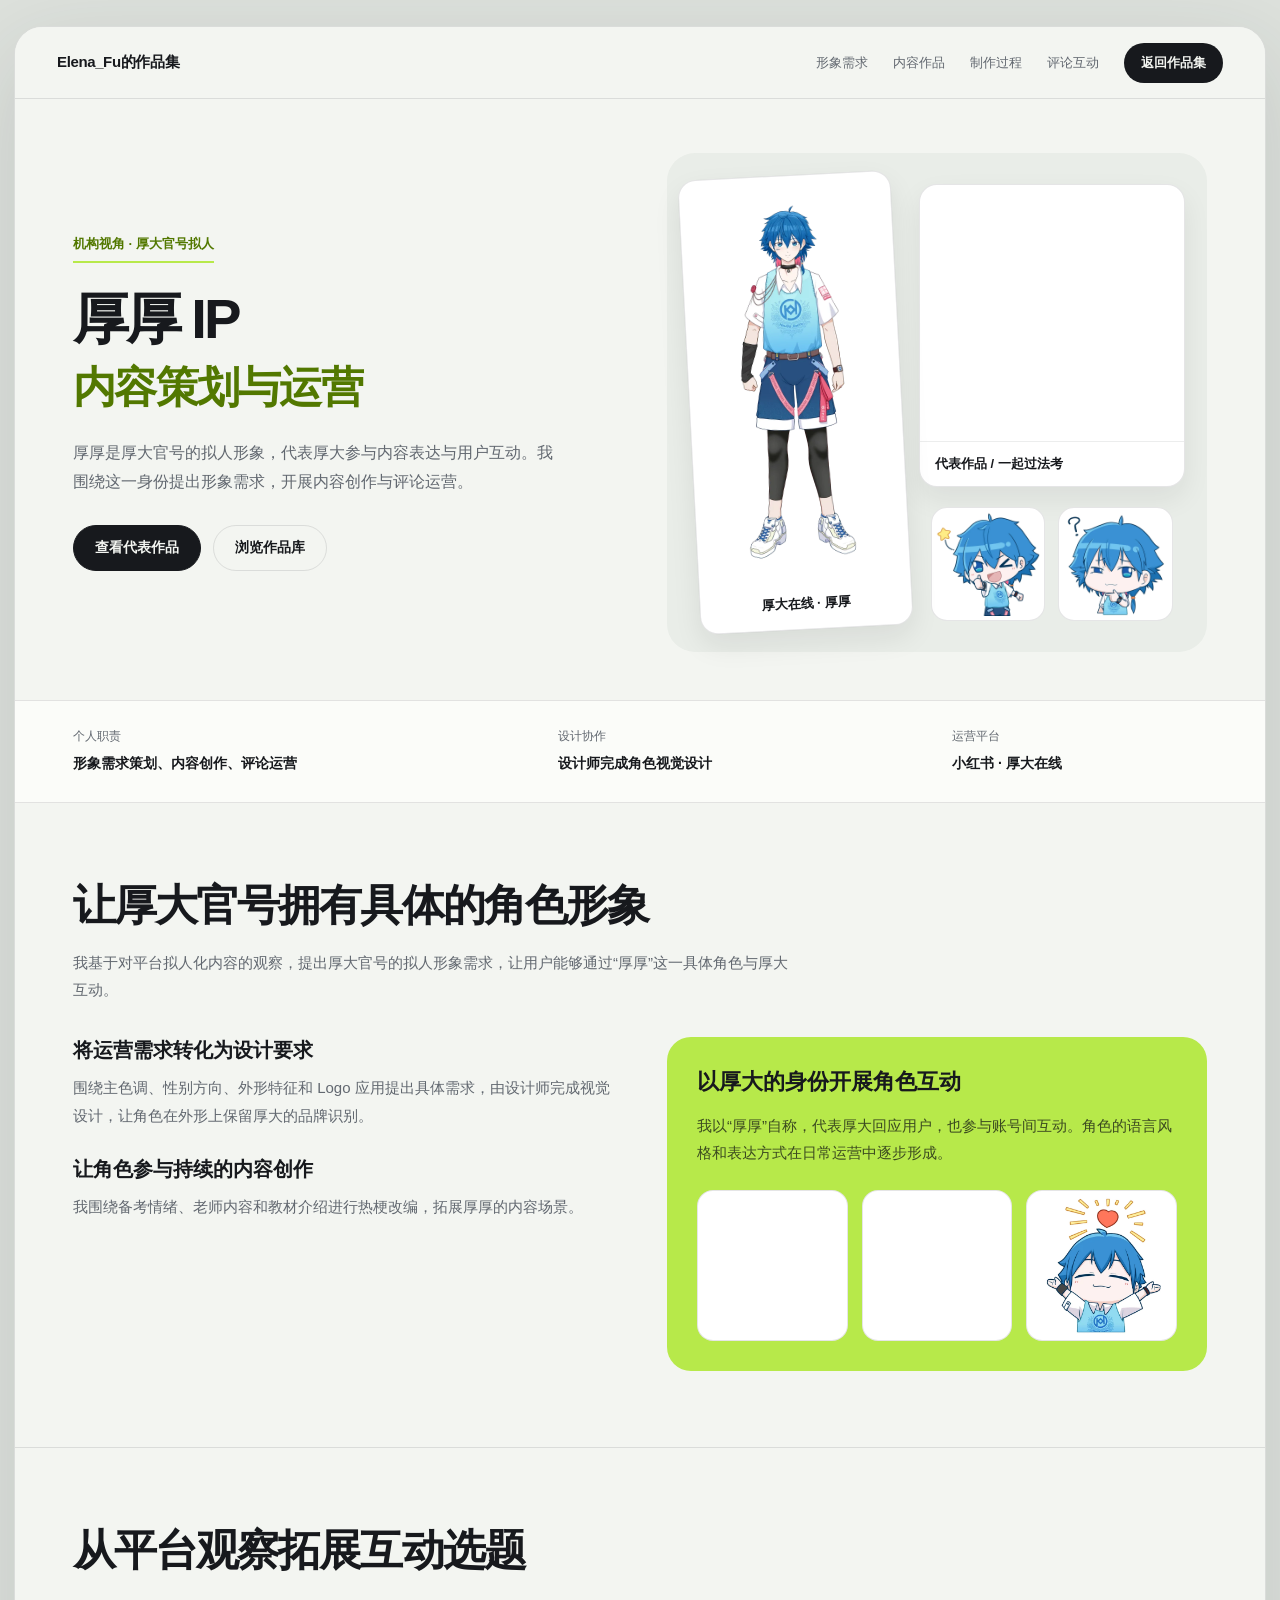
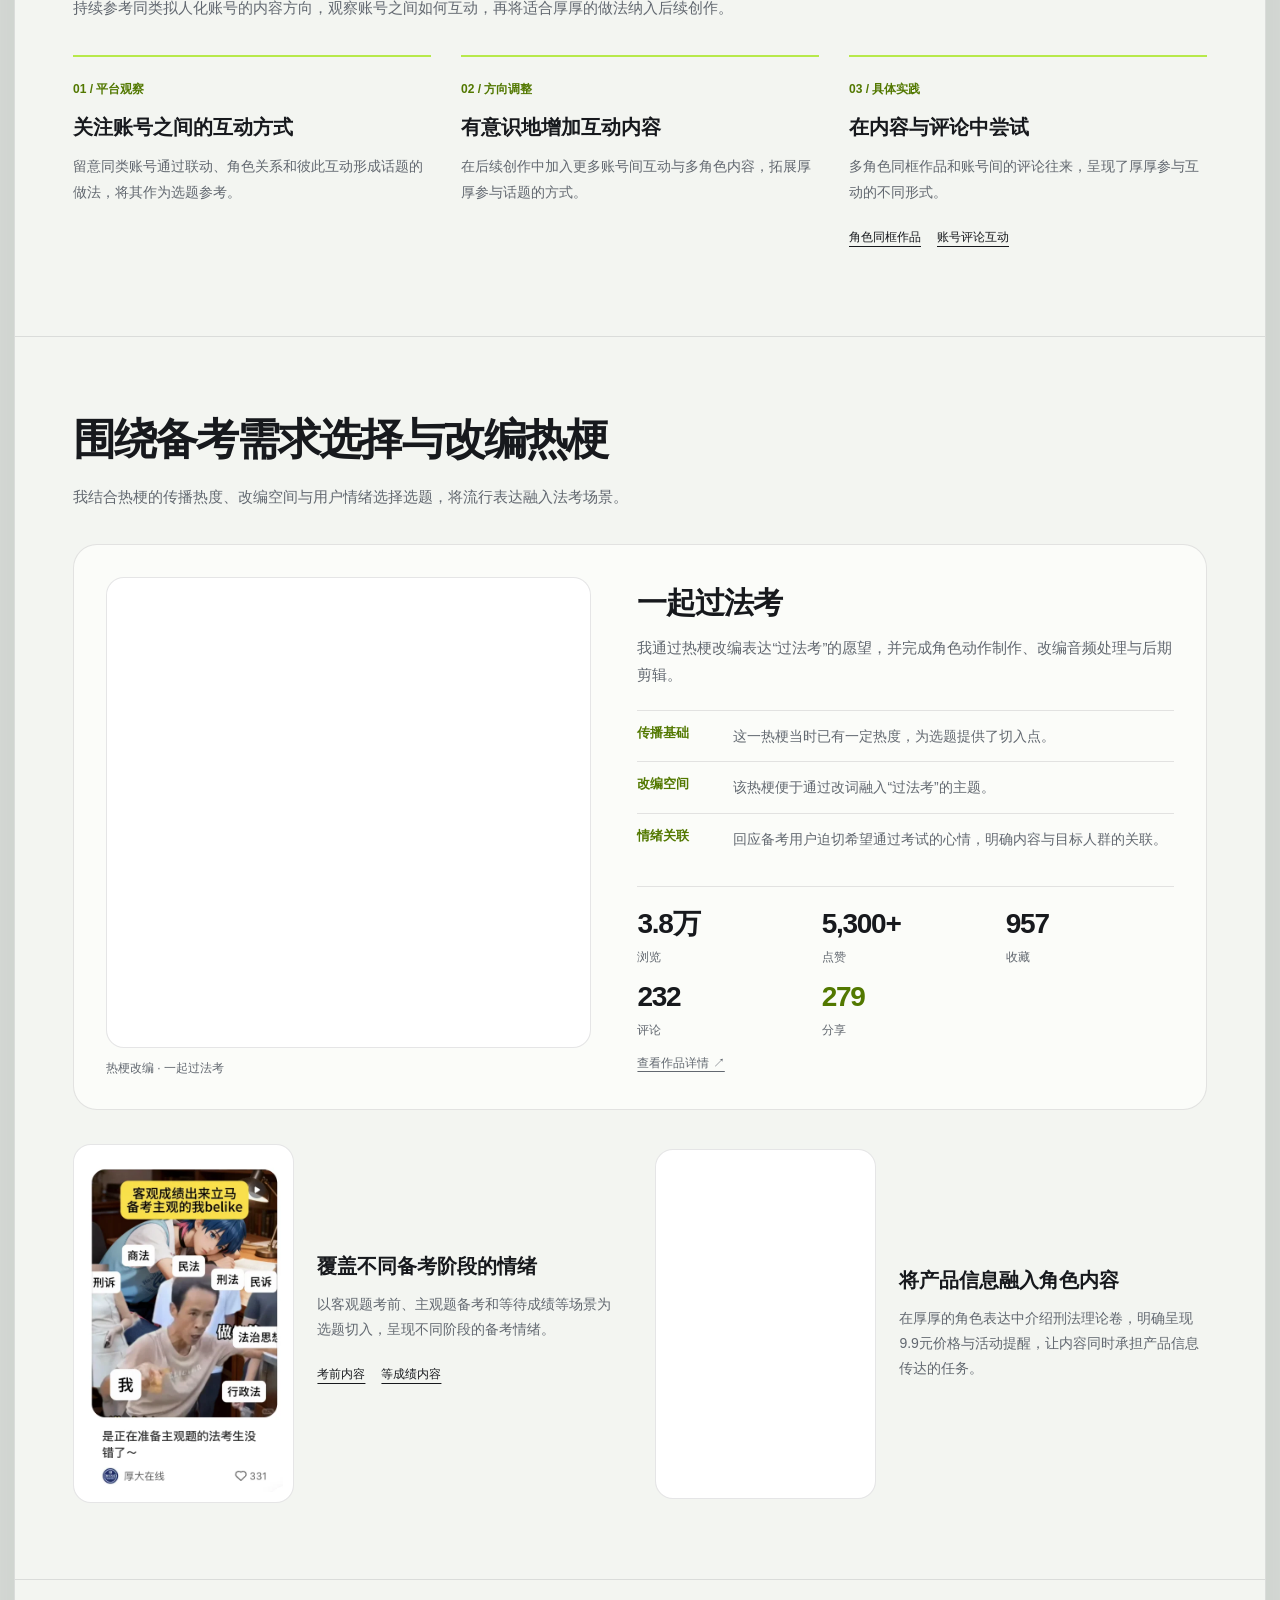
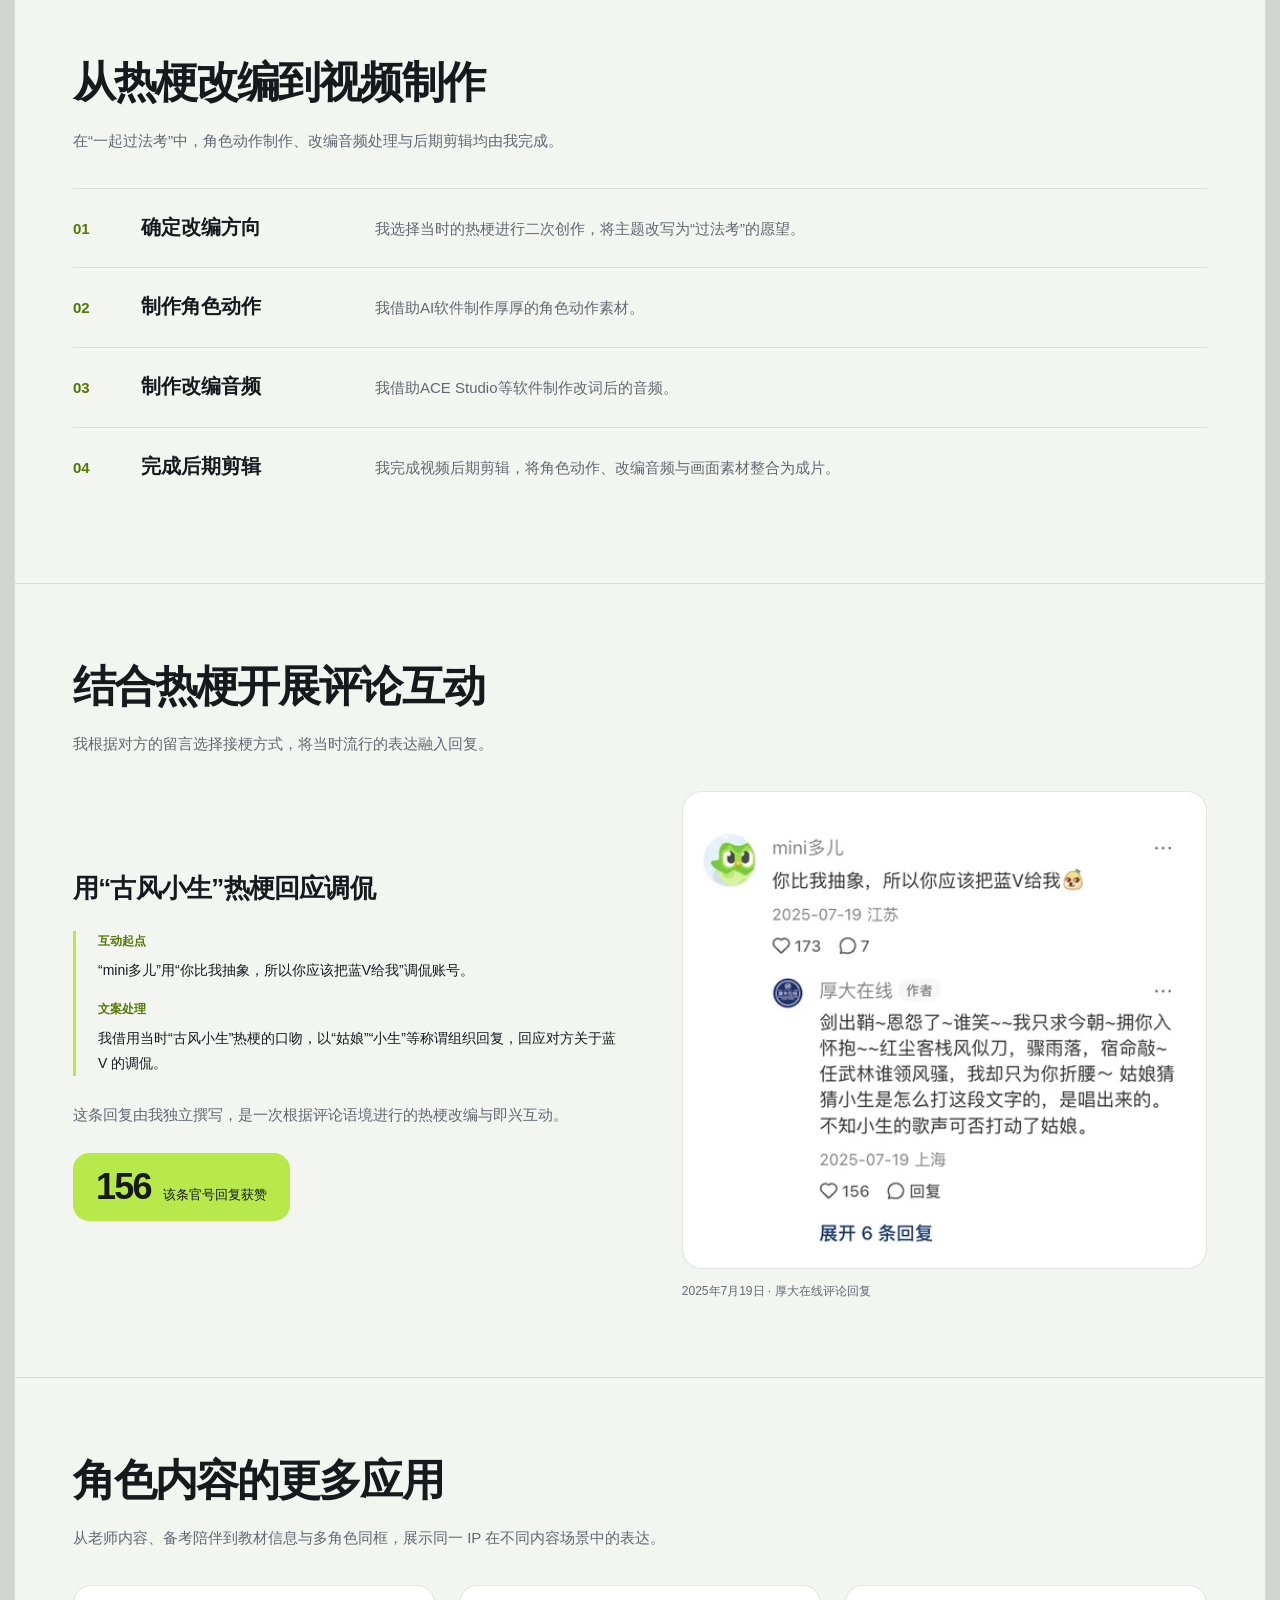
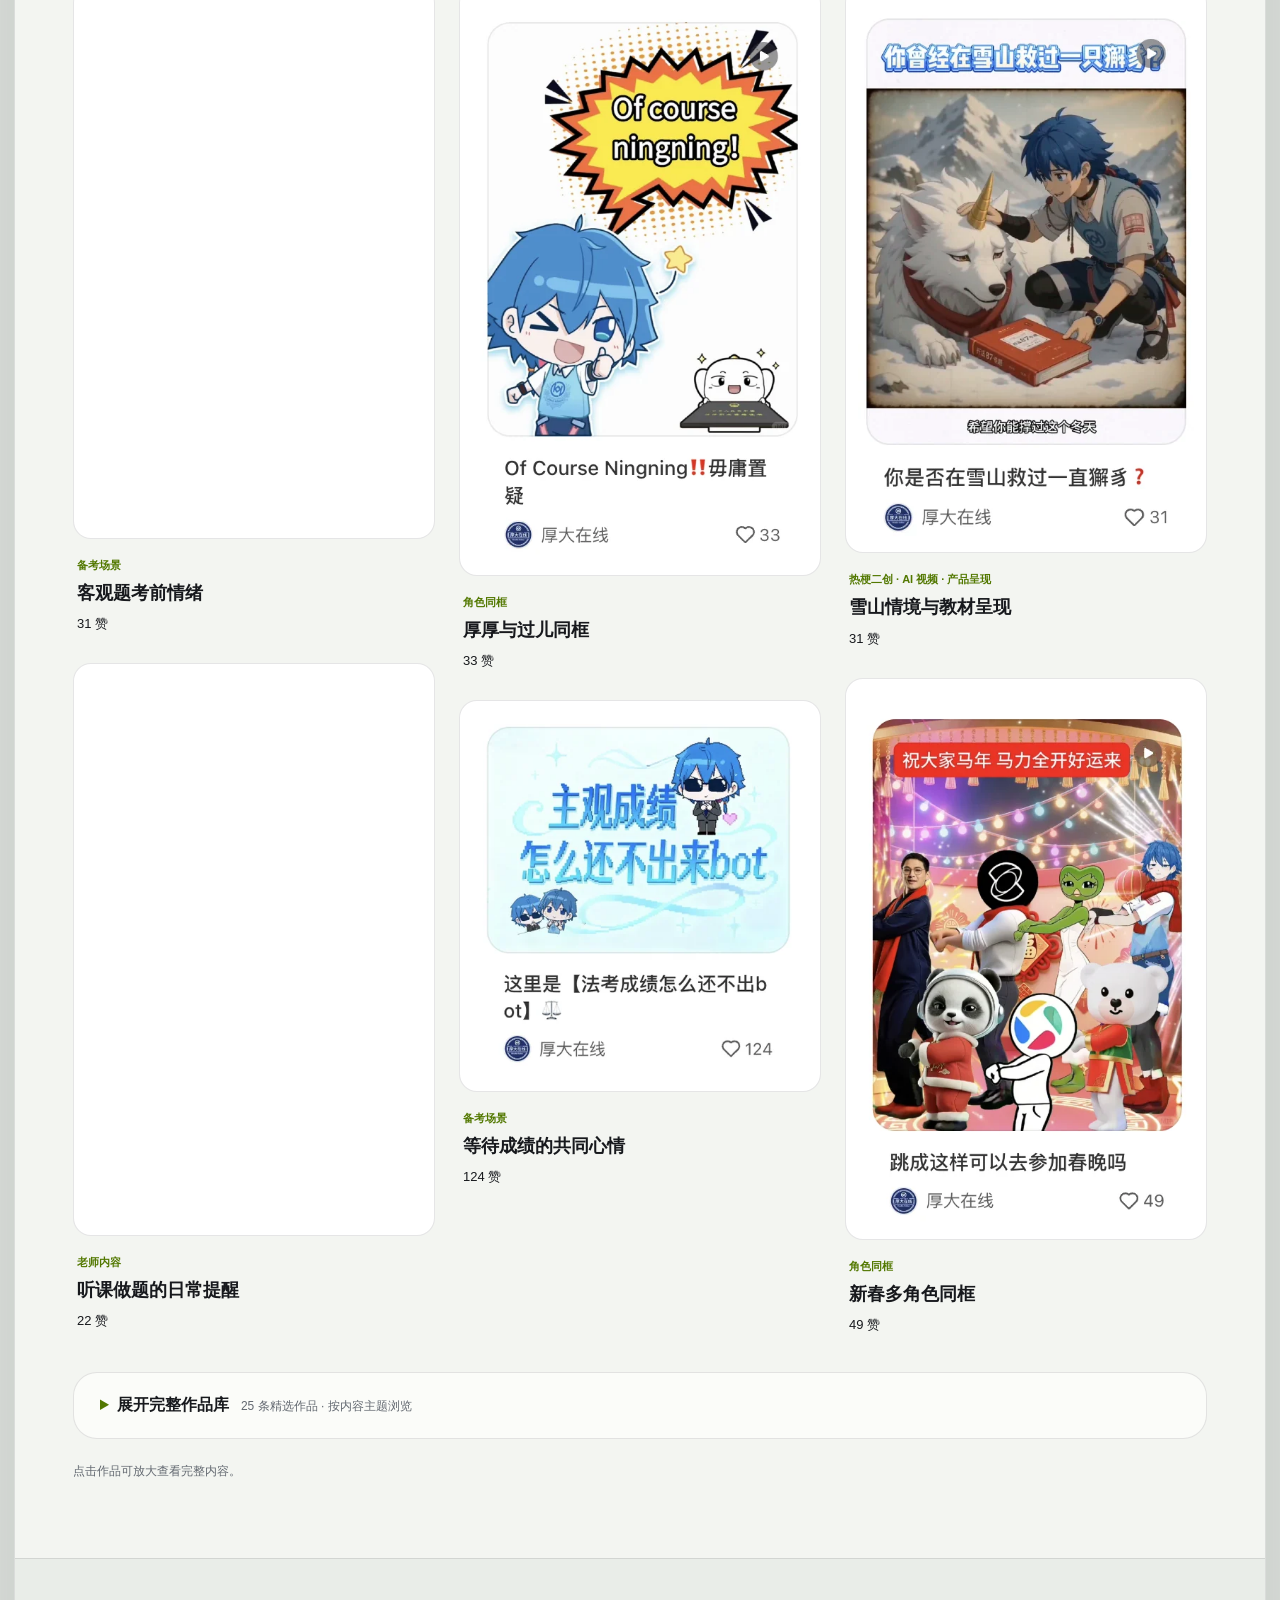
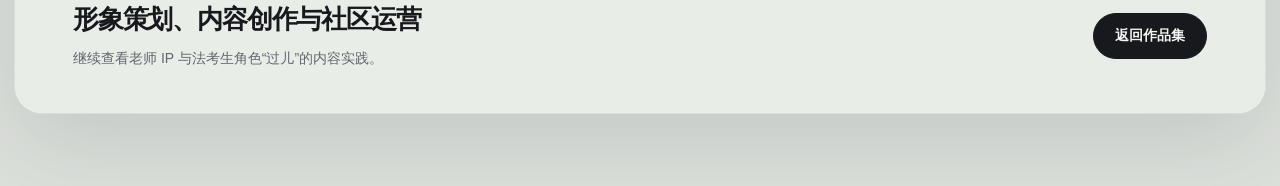
<file: site/project-folder-houhou-ip-yangcong-draft.html>
<!doctype html>
<html lang="zh-CN">
<head>
<meta charset="utf-8">
<meta name="viewport" content="width=device-width,initial-scale=1">
<meta name="description" content="厚厚是厚大官号的拟人形象，代表厚大开展内容表达与用户互动。本案例记录形象需求策划、热梗改编与评论运营。">
<title>厚厚 · 厚大官号拟人 IP｜Elena_Fu</title>
<link rel="stylesheet" href="ip-case.css">
</head>
<body>
<a class="skip" href="#main">跳到案例正文</a>
<div class="frame">
<header class="nav"><a class="brand" href="portfolio-yangcong-draft.html">Elena_Fu的作品集</a><nav class="nav-links" aria-label="案例导航"><a class="section-link" href="#brief">形象需求</a><a class="section-link" href="#content">内容作品</a><a class="section-link" href="#production">制作过程</a><a class="section-link" href="#interaction">评论互动</a><a class="back" href="portfolio-yangcong-draft.html#cases">返回作品集</a></nav></header>
<main id="main">
<section class="hero" aria-labelledby="case-title">
 <div class="hero-copy"><div class="eyebrow">机构视角 · 厚大官号拟人</div><h1 id="case-title">厚厚 IP<span>内容策划与运营</span></h1><p>厚厚是厚大官号的拟人形象，代表厚大参与内容表达与用户互动。我围绕这一身份提出形象需求，开展内容创作与评论运营。</p><div class="actions"><a class="button primary" href="#content">查看代表作品</a><a class="button" href="#gallery">浏览作品库</a></div></div>
 <div class="hero-art" aria-label="厚厚角色形象与内容作品"><figure class="character-sheet"><a class="image-link" href="ip-assets/online-persona-full.jpg" data-lightbox aria-haspopup="dialog" data-caption="厚厚 · 厚大在线账号拟人形象" aria-label="放大厚厚完整形象"><img src="_images/628817411e38360e-800.webp" alt="蓝色头发、服装融入厚大Logo的厚厚形象" width="3000" height="6000" data-original-src="ip-assets/online-persona-full.jpg" srcset="_images/628817411e38360e-480.webp 480w, _images/628817411e38360e-800.webp 800w, _images/628817411e38360e-1280.webp 1280w" sizes="(max-width: 767px) 35vw, 200px" loading="eager" decoding="async" fetchpriority="high"></a><figcaption>厚大在线 · 厚厚</figcaption></figure><div class="hero-art-side"><figure class="hero-work"><a class="image-link " href="ip-assets/houhou-trend-11.png" data-lightbox aria-haspopup="dialog" data-caption="跟我一起～蹦蹦跳跳我们过法考" aria-label="放大查看：一起过法考"><img src="_images/a2f81e554f14542d-576.webp" alt="一起过法考的原始发布截图" width="576" height="558" loading="eager" data-original-src="ip-assets/houhou-trend-11.png" srcset="_images/a2f81e554f14542d-480.webp 480w, _images/a2f81e554f14542d-576.webp 576w" sizes="(max-width: 767px) calc(100vw - 48px), (max-width: 1100px) 50vw, 520px" decoding="async"></a><figcaption>代表作品 / 一起过法考</figcaption></figure><div class="hero-expression"><a class="image-link" href="ip-assets/online-persona-05.png" data-lightbox aria-haspopup="dialog" data-caption="厚厚 · 点赞表情" aria-label="放大厚厚点赞表情"><img src="_images/ce7398a26625cb52-800.webp" alt="厚厚点赞的Q版表情" width="1000" height="1000" data-original-src="ip-assets/online-persona-05.png" srcset="_images/ce7398a26625cb52-480.webp 480w, _images/ce7398a26625cb52-800.webp 800w, _images/ce7398a26625cb52-1000.webp 1000w" sizes="110px" loading="eager" decoding="async"></a><a class="image-link" href="ip-assets/online-persona-10.png" data-lightbox aria-haspopup="dialog" data-caption="厚厚 · 疑问表情" aria-label="放大厚厚疑问表情"><img src="_images/9fd260a3ccef1836-800.webp" alt="厚厚疑问的Q版表情" width="1000" height="1000" data-original-src="ip-assets/online-persona-10.png" srcset="_images/9fd260a3ccef1836-480.webp 480w, _images/9fd260a3ccef1836-800.webp 800w, _images/9fd260a3ccef1836-1000.webp 1000w" sizes="110px" loading="eager" decoding="async"></a></div></div></div>
</section>
<dl class="project-meta"><div><dt>个人职责</dt><dd>形象需求策划、内容创作、评论运营</dd></div><div><dt>设计协作</dt><dd>设计师完成角色视觉设计</dd></div><div><dt>运营平台</dt><dd>小红书 · 厚大在线</dd></div></dl>
<section class="section" id="brief">
 <div class="section-head"><h2>让厚大官号拥有具体的角色形象</h2><p>我基于对平台拟人化内容的观察，提出厚大官号的拟人形象需求，让用户能够通过“厚厚”这一具体角色与厚大互动。</p></div>
 <div class="position-grid"><div class="role-notes"><article><h3>将运营需求转化为设计要求</h3><p>围绕主色调、性别方向、外形特征和 Logo 应用提出具体需求，由设计师完成视觉设计，让角色在外形上保留厚大的品牌识别。</p></article><article><h3>让角色参与持续的内容创作</h3><p>我围绕备考情绪、老师内容和教材介绍进行热梗改编，拓展厚厚的内容场景。</p></article></div><aside class="role-practice"><h3>以厚大的身份开展角色互动</h3><p>我以“厚厚”自称，代表厚大回应用户，也参与账号间互动。角色的语言风格和表达方式在日常运营中逐步形成。</p><div class="expression-strip"><a class="image-link" href="ip-assets/online-persona-03.png" data-lightbox aria-haspopup="dialog" data-caption="厚厚 · Q版表情素材" aria-label="放大厚厚墨镜表情"><img src="_images/b01e35ff924e2bf7-800.webp" alt="厚厚戴墨镜的Q版表情" width="1000" height="1000" loading="lazy" data-original-src="ip-assets/online-persona-03.png" srcset="_images/b01e35ff924e2bf7-480.webp 480w, _images/b01e35ff924e2bf7-800.webp 800w, _images/b01e35ff924e2bf7-1000.webp 1000w" sizes="(max-width: 767px) calc(100vw - 48px), (max-width: 1100px) 50vw, 520px" decoding="async"></a><a class="image-link" href="ip-assets/online-persona-06.png" data-lightbox aria-haspopup="dialog" data-caption="厚厚 · Q版表情素材" aria-label="放大厚厚思考表情"><img src="_images/5b41903c58c3cc26-800.webp" alt="厚厚思考中的Q版表情" width="1000" height="1000" loading="lazy" data-original-src="ip-assets/online-persona-06.png" srcset="_images/5b41903c58c3cc26-480.webp 480w, _images/5b41903c58c3cc26-800.webp 800w, _images/5b41903c58c3cc26-1000.webp 1000w" sizes="(max-width: 767px) calc(100vw - 48px), (max-width: 1100px) 50vw, 520px" decoding="async"></a><a class="image-link" href="ip-assets/online-persona-07.png" data-lightbox aria-haspopup="dialog" data-caption="厚厚 · Q版表情素材" aria-label="放大厚厚爱心表情"><img src="_images/d68c07fa7334c6a8-800.webp" alt="厚厚爱心的Q版表情" width="1000" height="1000" loading="lazy" data-original-src="ip-assets/online-persona-07.png" srcset="_images/d68c07fa7334c6a8-480.webp 480w, _images/d68c07fa7334c6a8-800.webp 800w, _images/d68c07fa7334c6a8-1000.webp 1000w" sizes="(max-width: 767px) calc(100vw - 48px), (max-width: 1100px) 50vw, 520px" decoding="async"></a></div></aside></div>
</section>
<section class="section" id="direction"><div class="section-head"><h2>从平台观察拓展互动选题</h2><p>持续参考同类拟人化账号的内容方向，观察账号之间如何互动，再将适合厚厚的做法纳入后续创作。</p></div><div class="direction-grid"><article><span>01 / 平台观察</span><h3>关注账号之间的互动方式</h3><p>留意同类账号通过联动、角色关系和彼此互动形成话题的做法，将其作为选题参考。</p></article><article><span>02 / 方向调整</span><h3>有意识地增加互动内容</h3><p>在后续创作中加入更多账号间互动与多角色内容，拓展厚厚参与话题的方式。</p></article><article><span>03 / 具体实践</span><h3>在内容与评论中尝试</h3><p>多角色同框作品和账号间的评论往来，呈现了厚厚参与互动的不同形式。</p><div class="stage-links"><a class="text-link" href="ip-assets/houhou-trend-21.png" data-lightbox aria-haspopup="dialog" data-caption="厚厚参与多角色同框内容">角色同框作品</a><a class="text-link" href="#interaction">账号评论互动</a></div></article></div></section>
<section class="section" id="content">
 <div class="section-head"><h2>围绕备考需求选择与改编热梗</h2><p>我结合热梗的传播热度、改编空间与用户情绪选择选题，将流行表达融入法考场景。</p></div>
 <article class="feature-story"><figure class="feature-proof"><a class="image-link " href="ip-assets/houhou-trend-11.png" data-lightbox aria-haspopup="dialog" data-caption="跟我一起～蹦蹦跳跳我们过法考" aria-label="放大查看：一起过法考"><img src="_images/a2f81e554f14542d-576.webp" alt="一起过法考的原始发布截图" width="576" height="558" loading="lazy" data-original-src="ip-assets/houhou-trend-11.png" srcset="_images/a2f81e554f14542d-480.webp 480w, _images/a2f81e554f14542d-576.webp 576w" sizes="(max-width: 767px) calc(100vw - 48px), (max-width: 1100px) 50vw, 520px" decoding="async"></a><figcaption>热梗改编 · 一起过法考</figcaption></figure><div class="feature-copy"><h3>一起过法考</h3><p>我通过热梗改编表达“过法考”的愿望，并完成角色动作制作、改编音频处理与后期剪辑。</p><ul class="decision-list"><li><strong>传播基础</strong><p>这一热梗当时已有一定热度，为选题提供了切入点。</p></li><li><strong>改编空间</strong><p>该热梗便于通过改词融入“过法考”的主题。</p></li><li><strong>情绪关联</strong><p>回应备考用户迫切希望通过考试的心情，明确内容与目标人群的关联。</p></li></ul><dl class="result-grid"><div><dt>浏览</dt><dd>3.8万</dd></div><div><dt>点赞</dt><dd>5,300+</dd></div><div><dt>收藏</dt><dd>957</dd></div><div><dt>评论</dt><dd>232</dd></div><div><dt>分享</dt><dd>279</dd></div></dl><a class="source-link" href="houda-online-viral-03.jpg" data-lightbox aria-haspopup="dialog" data-caption="一起过法考 · 作品表现">查看作品详情 ↗</a></div></article>
 <div class="application-grid"><article class="application"><a class="image-link " href="ip-assets/houhou-trend-14.png" data-lightbox aria-haspopup="dialog" data-caption="是正在准备主观题的法考生没错了～" aria-label="放大查看：主观题备考状态"><img src="_images/7603da875a79d756-470.webp" alt="主观题备考状态的原始发布截图" width="470" height="794" loading="lazy" data-original-src="ip-assets/houhou-trend-14.png" srcset="_images/7603da875a79d756-470.webp 470w" sizes="(max-width: 767px) calc(100vw - 48px), (max-width: 1100px) 50vw, 520px" decoding="async"></a><div><h3>覆盖不同备考阶段的情绪</h3><p>以客观题考前、主观题备考和等待成绩等场景为选题切入，呈现不同阶段的备考情绪。</p><div class="stage-links"><a class="text-link" href="ip-assets/houhou-trend-12.png" data-lightbox aria-haspopup="dialog" data-caption="客观题考前情绪">考前内容</a><a class="text-link" href="ip-assets/houhou-trend-16.png" data-lightbox aria-haspopup="dialog" data-caption="等待成绩的共同心情">等成绩内容</a></div></div></article><article class="application"><a class="image-link " href="ip-assets/houhou-trend-20.png" data-lightbox aria-haspopup="dialog" data-caption="猜你也为9.9的刑法理论卷心动吧" aria-label="放大查看：刑法理论卷9.9元推广"><img src="_images/0e674db5080733ad-482.webp" alt="刑法理论卷9.9元推广的原始发布截图" width="482" height="794" loading="lazy" data-original-src="ip-assets/houhou-trend-20.png" srcset="_images/0e674db5080733ad-480.webp 480w, _images/0e674db5080733ad-482.webp 482w" sizes="(max-width: 767px) calc(100vw - 48px), (max-width: 1100px) 50vw, 520px" decoding="async"></a><div><h3>将产品信息融入角色内容</h3><p>在厚厚的角色表达中介绍刑法理论卷，明确呈现9.9元价格与活动提醒，让内容同时承担产品信息传达的任务。</p></div></article></div>
</section>
<section class="section" id="production">
 <div class="section-head"><h2>从热梗改编到视频制作</h2><p>在“一起过法考”中，角色动作制作、改编音频处理与后期剪辑均由我完成。</p></div>
 <ol class="process-list"><li><h3>确定改编方向</h3><p>我选择当时的热梗进行二次创作，将主题改写为“过法考”的愿望。</p></li><li><h3>制作角色动作</h3><p>我借助AI软件制作厚厚的角色动作素材。</p></li><li><h3>制作改编音频</h3><p>我借助ACE Studio等软件制作改词后的音频。</p></li><li><h3>完成后期剪辑</h3><p>我完成视频后期剪辑，将角色动作、改编音频与画面素材整合为成片。</p></li></ol>
</section>
<section class="section" id="interaction">
 <div class="section-head"><h2>结合热梗开展评论互动</h2><p>我根据对方的留言选择接梗方式，将当时流行的表达融入回复。</p></div>
 <div class="interaction-grid"><div class="interaction-copy"><h3>用“古风小生”热梗回应调侃</h3><div class="dialogue"><p><strong>互动起点</strong>“mini多儿”用“你比我抽象，所以你应该把蓝V给我”调侃账号。</p><p><strong>文案处理</strong>我借用当时“古风小生”热梗的口吻，以“姑娘”“小生”等称谓组织回复，回应对方关于蓝 V 的调侃。</p></div><p>这条回复由我独立撰写，是一次根据评论语境进行的热梗改编与即兴互动。</p><div class="interaction-result" style="margin-top:24px"><b>156</b><span>该条官号回复获赞</span></div></div><figure class="comment-proof"><a class="image-link" href="ip-assets/houhou-comment-mini-duo.png" data-lightbox aria-haspopup="dialog" data-caption="厚大在线与mini多儿的评论互动" aria-label="放大查看评论互动"><img src="_images/04a9afe508ad9e07-764.webp" alt="厚大在线回应mini多儿的评论截图，官号回复显示156赞" loading="lazy" data-original-src="ip-assets/houhou-comment-mini-duo.png" srcset="_images/04a9afe508ad9e07-480.webp 480w, _images/04a9afe508ad9e07-764.webp 764w" sizes="(max-width: 767px) calc(100vw - 48px), (max-width: 1100px) 50vw, 520px" width="764" height="692" decoding="async"></a><figcaption>2025年7月19日 · 厚大在线评论回复</figcaption></figure></div>
</section>
<section class="section" id="gallery">
 <div class="section-head"><h2>角色内容的更多应用</h2><p>从老师内容、备考陪伴到教材信息与多角色同框，展示同一 IP 在不同内容场景中的表达。</p></div>
 <div class="gallery-grid"><figure class="work-tile"><a class="image-link " href="ip-assets/houhou-trend-12.png" data-lightbox aria-haspopup="dialog" data-caption="Like Jennie 客观题我明天解解解解你" aria-label="放大查看：客观题考前情绪"><img src="_images/a4ffbe49f4956474-586.webp" alt="客观题考前情绪的原始发布截图" width="586" height="920" loading="lazy" data-original-src="ip-assets/houhou-trend-12.png" srcset="_images/a4ffbe49f4956474-480.webp 480w, _images/a4ffbe49f4956474-586.webp 586w" sizes="(max-width: 767px) calc(100vw - 48px), (max-width: 1100px) 50vw, 520px" decoding="async"></a><figcaption><span>备考场景</span><h3>客观题考前情绪</h3><p>31 赞</p></figcaption></figure>
<figure class="work-tile"><a class="image-link " href="ip-assets/houhou-trend-23.png" data-lightbox aria-haspopup="dialog" data-caption="努那！请多多听课做题吧！" aria-label="放大查看：听课做题的日常提醒"><img src="_images/0725103d8b1c9a4f-482.webp" alt="听课做题的日常提醒的原始发布截图" width="482" height="784" loading="lazy" data-original-src="ip-assets/houhou-trend-23.png" srcset="_images/0725103d8b1c9a4f-480.webp 480w, _images/0725103d8b1c9a4f-482.webp 482w" sizes="(max-width: 767px) calc(100vw - 48px), (max-width: 1100px) 50vw, 520px" decoding="async"></a><figcaption><span>老师内容</span><h3>听课做题的日常提醒</h3><p>22 赞</p></figcaption></figure>
<figure class="work-tile"><a class="image-link " href="ip-assets/houhou-trend-18.png" data-lightbox aria-haspopup="dialog" data-caption="Of Course Ningning‼毋庸置疑" aria-label="放大查看：厚厚与过儿同框"><img src="_images/21e5d7289e31e21c-474.webp" alt="厚厚与过儿同框的原始发布截图" width="474" height="796" loading="lazy" data-original-src="ip-assets/houhou-trend-18.png" srcset="_images/21e5d7289e31e21c-474.webp 474w" sizes="(max-width: 767px) calc(100vw - 48px), (max-width: 1100px) 50vw, 520px" decoding="async"></a><figcaption><span>角色同框</span><h3>厚厚与过儿同框</h3><p>33 赞</p></figcaption></figure>
<figure class="work-tile"><a class="image-link " href="ip-assets/houhou-trend-16.png" data-lightbox aria-haspopup="dialog" data-caption="这里是【法考成绩怎么还不出bot】" aria-label="放大查看：等待成绩的共同心情"><img src="_images/5e3321db413b560d-486.webp" alt="等待成绩的共同心情的原始发布截图" width="486" height="530" loading="lazy" data-original-src="ip-assets/houhou-trend-16.png" srcset="_images/5e3321db413b560d-480.webp 480w, _images/5e3321db413b560d-486.webp 486w" sizes="(max-width: 767px) calc(100vw - 48px), (max-width: 1100px) 50vw, 520px" decoding="async"></a><figcaption><span>备考场景</span><h3>等待成绩的共同心情</h3><p>124 赞</p></figcaption></figure>
<figure class="work-tile"><a class="image-link " href="ip-assets/houhou-trend-24.png" data-lightbox aria-haspopup="dialog" data-caption="雪山救獬豸" aria-label="放大查看：雪山情境与教材呈现"><img src="_images/3dea24f6f3991be1-460.webp" alt="雪山情境与教材呈现的原始发布截图" width="460" height="742" loading="lazy" data-original-src="ip-assets/houhou-trend-24.png" srcset="_images/3dea24f6f3991be1-460.webp 460w" sizes="(max-width: 767px) calc(100vw - 48px), (max-width: 1100px) 50vw, 520px" decoding="async"></a><figcaption><span>热梗二创 · AI 视频 · 产品呈现</span><h3>雪山情境与教材呈现</h3><p>31 赞</p></figcaption></figure>
<figure class="work-tile"><a class="image-link " href="ip-assets/houhou-trend-21.png" data-lightbox aria-haspopup="dialog" data-caption="跳成这样可以去参加春晚吗" aria-label="放大查看：新春多角色同框"><img src="_images/3dbd999a60c90c87-476.webp" alt="新春多角色同框的原始发布截图" width="476" height="760" loading="lazy" data-original-src="ip-assets/houhou-trend-21.png" srcset="_images/3dbd999a60c90c87-476.webp 476w" sizes="(max-width: 767px) calc(100vw - 48px), (max-width: 1100px) 50vw, 520px" decoding="async"></a><figcaption><span>角色同框</span><h3>新春多角色同框</h3><p>49 赞</p></figcaption></figure></div>
 <details class="library"><summary><span class="when-closed">展开完整作品库</span><span class="when-open">收起完整作品库</span><small>25 条精选作品 · 按内容主题浏览</small></summary><section class="library-group" aria-label="备考场景作品"><h3 class="library-heading">备考场景<span>10 条</span></h3><div class="library-grid"><figure class="work-tile"><a class="image-link " href="ip-assets/houhou-trend-01.png" data-lightbox aria-haspopup="dialog" data-caption="请和这样的我法考吧" aria-label="放大查看：法考陪伴的邀约"><img src="_images/8e895ee13ce9fd11-560.webp" alt="法考陪伴的邀约的原始发布截图" width="560" height="864" loading="lazy" data-original-src="ip-assets/houhou-trend-01.png" srcset="_images/8e895ee13ce9fd11-480.webp 480w, _images/8e895ee13ce9fd11-560.webp 560w" sizes="(max-width: 767px) calc(100vw - 48px), (max-width: 1100px) 50vw, 520px" decoding="async"></a><figcaption><span>备考场景</span><h3>法考陪伴的邀约</h3><p>24 赞</p></figcaption></figure><figure class="work-tile"><a class="image-link " href="ip-assets/houhou-trend-06.png" data-lightbox aria-haspopup="dialog" data-caption="法考生八月就这样恨如冰" aria-label="放大查看：八月备考情绪"><img src="_images/32f3028dad8baa7b-576.webp" alt="八月备考情绪的原始发布截图" width="576" height="882" loading="lazy" data-original-src="ip-assets/houhou-trend-06.png" srcset="_images/32f3028dad8baa7b-480.webp 480w, _images/32f3028dad8baa7b-576.webp 576w" sizes="(max-width: 767px) calc(100vw - 48px), (max-width: 1100px) 50vw, 520px" decoding="async"></a><figcaption><span>备考场景</span><h3>八月备考情绪</h3><p>24 赞</p></figcaption></figure><figure class="work-tile"><a class="image-link " href="ip-assets/houhou-trend-07.png" data-lightbox aria-haspopup="dialog" data-caption="法考的宝宝～你们好吗" aria-label="放大查看：向法考生发出问候"><img src="_images/980fa0cfb22c5310-574.webp" alt="向法考生发出问候的原始发布截图" width="574" height="878" loading="lazy" data-original-src="ip-assets/houhou-trend-07.png" srcset="_images/980fa0cfb22c5310-480.webp 480w, _images/980fa0cfb22c5310-574.webp 574w" sizes="(max-width: 767px) calc(100vw - 48px), (max-width: 1100px) 50vw, 520px" decoding="async"></a><figcaption><span>备考场景</span><h3>向法考生发出问候</h3><p>341 赞</p></figcaption></figure><figure class="work-tile"><a class="image-link " href="ip-assets/houhou-trend-11.png" data-lightbox aria-haspopup="dialog" data-caption="跟我一起～蹦蹦跳跳我们过法考" aria-label="放大查看：一起过法考"><img src="_images/a2f81e554f14542d-576.webp" alt="一起过法考的原始发布截图" width="576" height="558" loading="lazy" data-original-src="ip-assets/houhou-trend-11.png" srcset="_images/a2f81e554f14542d-480.webp 480w, _images/a2f81e554f14542d-576.webp 576w" sizes="(max-width: 767px) calc(100vw - 48px), (max-width: 1100px) 50vw, 520px" decoding="async"></a><figcaption><span>备考场景</span><h3>一起过法考</h3><p>5,323 赞</p></figcaption></figure><figure class="work-tile"><a class="image-link " href="ip-assets/houhou-trend-12.png" data-lightbox aria-haspopup="dialog" data-caption="Like Jennie 客观题我明天解解解解你" aria-label="放大查看：客观题考前情绪"><img src="_images/a4ffbe49f4956474-586.webp" alt="客观题考前情绪的原始发布截图" width="586" height="920" loading="lazy" data-original-src="ip-assets/houhou-trend-12.png" srcset="_images/a4ffbe49f4956474-480.webp 480w, _images/a4ffbe49f4956474-586.webp 586w" sizes="(max-width: 767px) calc(100vw - 48px), (max-width: 1100px) 50vw, 520px" decoding="async"></a><figcaption><span>备考场景</span><h3>客观题考前情绪</h3><p>31 赞</p></figcaption></figure><figure class="work-tile"><a class="image-link " href="ip-assets/houhou-trend-13.png" data-lightbox aria-haspopup="dialog" data-caption="有一块来垒石头的嘛～" aria-label="放大查看：备考愿望与场景创作"><img src="_images/7c20dac0708a0554-602.webp" alt="备考愿望与场景创作的原始发布截图" width="602" height="910" loading="lazy" data-original-src="ip-assets/houhou-trend-13.png" srcset="_images/7c20dac0708a0554-480.webp 480w, _images/7c20dac0708a0554-602.webp 602w" sizes="(max-width: 767px) calc(100vw - 48px), (max-width: 1100px) 50vw, 520px" decoding="async"></a><figcaption><span>备考场景</span><h3>备考愿望与场景创作</h3><p>110 赞</p></figcaption></figure><figure class="work-tile"><a class="image-link " href="ip-assets/houhou-trend-14.png" data-lightbox aria-haspopup="dialog" data-caption="是正在准备主观题的法考生没错了～" aria-label="放大查看：主观题备考状态"><img src="_images/7603da875a79d756-470.webp" alt="主观题备考状态的原始发布截图" width="470" height="794" loading="lazy" data-original-src="ip-assets/houhou-trend-14.png" srcset="_images/7603da875a79d756-470.webp 470w" sizes="(max-width: 767px) calc(100vw - 48px), (max-width: 1100px) 50vw, 520px" decoding="async"></a><figcaption><span>备考场景</span><h3>主观题备考状态</h3><p>331 赞</p></figcaption></figure><figure class="work-tile"><a class="image-link " href="ip-assets/houhou-trend-15.png" data-lightbox aria-haspopup="dialog" data-caption="主观备考的心情总是翻云又覆雨" aria-label="放大查看：主观题备考情绪"><img src="_images/94a73e6f120b4ea5-482.webp" alt="主观题备考情绪的原始发布截图" width="482" height="786" loading="lazy" data-original-src="ip-assets/houhou-trend-15.png" srcset="_images/94a73e6f120b4ea5-480.webp 480w, _images/94a73e6f120b4ea5-482.webp 482w" sizes="(max-width: 767px) calc(100vw - 48px), (max-width: 1100px) 50vw, 520px" decoding="async"></a><figcaption><span>备考场景</span><h3>主观题备考情绪</h3><p>26 赞</p></figcaption></figure><figure class="work-tile"><a class="image-link " href="ip-assets/houhou-trend-16.png" data-lightbox aria-haspopup="dialog" data-caption="这里是【法考成绩怎么还不出bot】" aria-label="放大查看：等待成绩的共同心情"><img src="_images/5e3321db413b560d-486.webp" alt="等待成绩的共同心情的原始发布截图" width="486" height="530" loading="lazy" data-original-src="ip-assets/houhou-trend-16.png" srcset="_images/5e3321db413b560d-480.webp 480w, _images/5e3321db413b560d-486.webp 486w" sizes="(max-width: 767px) calc(100vw - 48px), (max-width: 1100px) 50vw, 520px" decoding="async"></a><figcaption><span>备考场景</span><h3>等待成绩的共同心情</h3><p>124 赞</p></figcaption></figure><figure class="work-tile"><a class="image-link " href="ip-assets/houhou-trend-17.png" data-lightbox aria-haspopup="dialog" data-caption="等不到主观成绩但是等到了一个天才运营" aria-label="放大查看：等待主观题成绩"><img src="_images/9b9f3c41e360d817-456.webp" alt="等待主观题成绩的原始发布截图" width="456" height="774" loading="lazy" data-original-src="ip-assets/houhou-trend-17.png" srcset="_images/9b9f3c41e360d817-456.webp 456w" sizes="(max-width: 767px) calc(100vw - 48px), (max-width: 1100px) 50vw, 520px" decoding="async"></a><figcaption><span>备考场景</span><h3>等待主观题成绩</h3><p>151 赞</p></figcaption></figure></div></section>
<section class="library-group" aria-label="老师内容作品"><h3 class="library-heading">老师内容<span>5 条</span></h3><div class="library-grid"><figure class="work-tile"><a class="image-link " href="ip-assets/houhou-trend-02.png" data-lightbox aria-haspopup="dialog" data-caption="用Barbie 打开给老师们的录课日常" aria-label="放大查看：老师录课日常"><img src="_images/8a1118b14e899786-586.webp" alt="老师录课日常的原始发布截图" width="586" height="874" loading="lazy" data-original-src="ip-assets/houhou-trend-02.png" srcset="_images/8a1118b14e899786-480.webp 480w, _images/8a1118b14e899786-586.webp 586w" sizes="(max-width: 767px) calc(100vw - 48px), (max-width: 1100px) 50vw, 520px" decoding="async"></a><figcaption><span>老师内容</span><h3>老师录课日常</h3><p>18 赞</p></figcaption></figure><figure class="work-tile"><a class="image-link " href="ip-assets/houhou-trend-09.png" data-lightbox aria-haspopup="dialog" data-caption="oi～美美桑内～和罗老师一起叭叭～" aria-label="放大查看：角色与老师同框"><img src="_images/7bf87a5f042fcaf3-578.webp" alt="角色与老师同框的原始发布截图" width="578" height="876" loading="lazy" data-original-src="ip-assets/houhou-trend-09.png" srcset="_images/7bf87a5f042fcaf3-480.webp 480w, _images/7bf87a5f042fcaf3-578.webp 578w" sizes="(max-width: 767px) calc(100vw - 48px), (max-width: 1100px) 50vw, 520px" decoding="async"></a><figcaption><span>老师内容</span><h3>角色与老师同框</h3><p>48 赞</p></figcaption></figure><figure class="work-tile"><a class="image-link " href="ip-assets/houhou-trend-22.png" data-lightbox aria-haspopup="dialog" data-caption="没人知道碰它的后果是什么！" aria-label="放大查看：讲师卡通形象与趣味内容"><img src="_images/7923e15f5c539807-800.webp" alt="讲师卡通形象与趣味内容的原始发布截图" width="2380" height="1512" loading="lazy" data-original-src="ip-assets/houhou-trend-22.png" srcset="_images/7923e15f5c539807-480.webp 480w, _images/7923e15f5c539807-800.webp 800w, _images/7923e15f5c539807-1280.webp 1280w" sizes="(max-width: 767px) calc(100vw - 48px), (max-width: 1100px) 50vw, 520px" decoding="async"></a><figcaption><span>老师内容</span><h3>讲师卡通形象与趣味内容</h3><p>26 赞</p></figcaption></figure><figure class="work-tile"><a class="image-link " href="ip-assets/houhou-trend-23.png" data-lightbox aria-haspopup="dialog" data-caption="努那！请多多听课做题吧！" aria-label="放大查看：听课做题的日常提醒"><img src="_images/0725103d8b1c9a4f-482.webp" alt="听课做题的日常提醒的原始发布截图" width="482" height="784" loading="lazy" data-original-src="ip-assets/houhou-trend-23.png" srcset="_images/0725103d8b1c9a4f-480.webp 480w, _images/0725103d8b1c9a4f-482.webp 482w" sizes="(max-width: 767px) calc(100vw - 48px), (max-width: 1100px) 50vw, 520px" decoding="async"></a><figcaption><span>老师内容</span><h3>听课做题的日常提醒</h3><p>22 赞</p></figcaption></figure><figure class="work-tile"><a class="image-link " href="ip-assets/houhou-trend-25.png" data-lightbox aria-haspopup="dialog" data-caption="法考生怎么天天这么开心｜《阿凡提》法考版" aria-label="放大查看：老师内容与热梗改编"><img src="_images/2d33bee9601277e7-476.webp" alt="老师内容与热梗改编的原始发布截图" width="476" height="538" loading="lazy" data-original-src="ip-assets/houhou-trend-25.png" srcset="_images/2d33bee9601277e7-476.webp 476w" sizes="(max-width: 767px) calc(100vw - 48px), (max-width: 1100px) 50vw, 520px" decoding="async"></a><figcaption><span>老师内容</span><h3>老师内容与热梗改编</h3><p>14 赞</p></figcaption></figure></div></section>
<section class="library-group" aria-label="产品表达作品"><h3 class="library-heading">产品表达<span>2 条</span></h3><div class="library-grid"><figure class="work-tile"><a class="image-link " href="ip-assets/houhou-trend-20.png" data-lightbox aria-haspopup="dialog" data-caption="猜你也为9.9的刑法理论卷心动吧" aria-label="放大查看：刑法理论卷9.9元推广"><img src="_images/0e674db5080733ad-482.webp" alt="刑法理论卷9.9元推广的原始发布截图" width="482" height="794" loading="lazy" data-original-src="ip-assets/houhou-trend-20.png" srcset="_images/0e674db5080733ad-480.webp 480w, _images/0e674db5080733ad-482.webp 482w" sizes="(max-width: 767px) calc(100vw - 48px), (max-width: 1100px) 50vw, 520px" decoding="async"></a><figcaption><span>产品表达</span><h3>刑法理论卷9.9元推广</h3><p>32 赞</p></figcaption></figure><figure class="work-tile"><a class="image-link " href="ip-assets/houhou-trend-24.png" data-lightbox aria-haspopup="dialog" data-caption="雪山救獬豸" aria-label="放大查看：雪山情境与教材呈现"><img src="_images/3dea24f6f3991be1-460.webp" alt="雪山情境与教材呈现的原始发布截图" width="460" height="742" loading="lazy" data-original-src="ip-assets/houhou-trend-24.png" srcset="_images/3dea24f6f3991be1-460.webp 460w" sizes="(max-width: 767px) calc(100vw - 48px), (max-width: 1100px) 50vw, 520px" decoding="async"></a><figcaption><span>热梗二创 · AI 视频 · 产品呈现</span><h3>雪山情境与教材呈现</h3><p>31 赞</p></figcaption></figure></div></section>
<section class="library-group" aria-label="角色日常作品"><h3 class="library-heading">角色日常<span>6 条</span></h3><div class="library-grid"><figure class="work-tile"><a class="image-link " href="ip-assets/houhou-trend-03.png" data-lightbox aria-haspopup="dialog" data-caption="厚子就是这么爱憎分明" aria-label="放大查看：角色态度表达"><img src="_images/1dab18403db96618-570.webp" alt="角色态度表达的原始发布截图" width="570" height="884" loading="lazy" data-original-src="ip-assets/houhou-trend-03.png" srcset="_images/1dab18403db96618-480.webp 480w, _images/1dab18403db96618-570.webp 570w" sizes="(max-width: 767px) calc(100vw - 48px), (max-width: 1100px) 50vw, 520px" decoding="async"></a><figcaption><span>角色日常</span><h3>角色态度表达</h3><p>38 赞</p></figcaption></figure><figure class="work-tile"><a class="image-link " href="ip-assets/houhou-trend-04.png" data-lightbox aria-haspopup="dialog" data-caption="Du bist ein Schweind！厚这么可爱抱歉啦！" aria-label="放大查看：Q版角色与热梗改编"><img src="_images/97dc58c15938ad58-582.webp" alt="Q版角色与热梗改编的原始发布截图" width="582" height="608" loading="lazy" data-original-src="ip-assets/houhou-trend-04.png" srcset="_images/97dc58c15938ad58-480.webp 480w, _images/97dc58c15938ad58-582.webp 582w" sizes="(max-width: 767px) calc(100vw - 48px), (max-width: 1100px) 50vw, 520px" decoding="async"></a><figcaption><span>角色日常</span><h3>Q版角色与热梗改编</h3><p>47 赞</p></figcaption></figure><figure class="work-tile"><a class="image-link " href="ip-assets/houhou-trend-05.png" data-lightbox aria-haspopup="dialog" data-caption="猫，肯优麦瑞蜜" aria-label="放大查看：热梗改编与角色表演"><img src="_images/ac12f88d57fa7bae-574.webp" alt="热梗改编与角色表演的原始发布截图" width="574" height="858" loading="lazy" data-original-src="ip-assets/houhou-trend-05.png" srcset="_images/ac12f88d57fa7bae-480.webp 480w, _images/ac12f88d57fa7bae-574.webp 574w" sizes="(max-width: 767px) calc(100vw - 48px), (max-width: 1100px) 50vw, 520px" decoding="async"></a><figcaption><span>角色日常</span><h3>热梗改编与角色表演</h3><p>38 赞</p></figcaption></figure><figure class="work-tile"><a class="image-link " href="ip-assets/houhou-trend-08.png" data-lightbox aria-haspopup="dialog" data-caption="啥叫过度女性化啊" aria-label="放大查看：角色演绎与平台热梗"><img src="_images/aa2b8b819306e375-580.webp" alt="角色演绎与平台热梗的原始发布截图" width="580" height="876" loading="lazy" data-original-src="ip-assets/houhou-trend-08.png" srcset="_images/aa2b8b819306e375-480.webp 480w, _images/aa2b8b819306e375-580.webp 580w" sizes="(max-width: 767px) calc(100vw - 48px), (max-width: 1100px) 50vw, 520px" decoding="async"></a><figcaption><span>角色日常</span><h3>角色演绎与平台热梗</h3><p>147 赞</p></figcaption></figure><figure class="work-tile"><a class="image-link " href="ip-assets/houhou-trend-10.png" data-lightbox aria-haspopup="dialog" data-caption="什么变红色～～厚厚不知道" aria-label="放大查看：角色语言与日常表达"><img src="_images/35de4f86784865e5-578.webp" alt="角色语言与日常表达的原始发布截图" width="578" height="860" loading="lazy" data-original-src="ip-assets/houhou-trend-10.png" srcset="_images/35de4f86784865e5-480.webp 480w, _images/35de4f86784865e5-578.webp 578w" sizes="(max-width: 767px) calc(100vw - 48px), (max-width: 1100px) 50vw, 520px" decoding="async"></a><figcaption><span>角色日常</span><h3>角色语言与日常表达</h3><p>142 赞</p></figcaption></figure><figure class="work-tile"><a class="image-link " href="ip-assets/houhou-trend-19.png" data-lightbox aria-haspopup="dialog" data-caption="今天也是继续热热热热热热热的一天呢" aria-label="放大查看：天气话题与角色表情"><img src="_images/3582ab942cf25487-470.webp" alt="天气话题与角色表情的原始发布截图" width="470" height="784" loading="lazy" data-original-src="ip-assets/houhou-trend-19.png" srcset="_images/3582ab942cf25487-470.webp 470w" sizes="(max-width: 767px) calc(100vw - 48px), (max-width: 1100px) 50vw, 520px" decoding="async"></a><figcaption><span>角色日常</span><h3>天气话题与角色表情</h3><p>166 赞</p></figcaption></figure></div></section>
<section class="library-group" aria-label="角色同框作品"><h3 class="library-heading">角色同框<span>2 条</span></h3><div class="library-grid"><figure class="work-tile"><a class="image-link " href="ip-assets/houhou-trend-18.png" data-lightbox aria-haspopup="dialog" data-caption="Of Course Ningning‼毋庸置疑" aria-label="放大查看：厚厚与过儿同框"><img src="_images/21e5d7289e31e21c-474.webp" alt="厚厚与过儿同框的原始发布截图" width="474" height="796" loading="lazy" data-original-src="ip-assets/houhou-trend-18.png" srcset="_images/21e5d7289e31e21c-474.webp 474w" sizes="(max-width: 767px) calc(100vw - 48px), (max-width: 1100px) 50vw, 520px" decoding="async"></a><figcaption><span>角色同框</span><h3>厚厚与过儿同框</h3><p>33 赞</p></figcaption></figure><figure class="work-tile"><a class="image-link " href="ip-assets/houhou-trend-21.png" data-lightbox aria-haspopup="dialog" data-caption="跳成这样可以去参加春晚吗" aria-label="放大查看：新春多角色同框"><img src="_images/3dbd999a60c90c87-476.webp" alt="新春多角色同框的原始发布截图" width="476" height="760" loading="lazy" data-original-src="ip-assets/houhou-trend-21.png" srcset="_images/3dbd999a60c90c87-476.webp 476w" sizes="(max-width: 767px) calc(100vw - 48px), (max-width: 1100px) 50vw, 520px" decoding="async"></a><figcaption><span>角色同框</span><h3>新春多角色同框</h3><p>49 赞</p></figcaption></figure></div></section></details>
 <p class="evidence-note">点击作品可放大查看完整内容。</p>
</section>
</main>
<footer class="closing"><div><h2>形象策划、内容创作与社区运营</h2><p>继续查看老师 IP 与法考生角色“过儿”的内容实践。</p></div><a class="button primary" href="portfolio-yangcong-draft.html#cases">返回作品集</a></footer>
</div>
<dialog class="image-dialog" id="image-viewer" aria-labelledby="image-viewer-title"><div class="dialog-bar"><h2 id="image-viewer-title">作品原图</h2><button class="dialog-close" type="button" autofocus>关闭</button></div><div class="dialog-media"><img id="image-viewer-image" alt=""></div></dialog>
<script src="ip-case.js"></script>
</body>
</html>
</file>
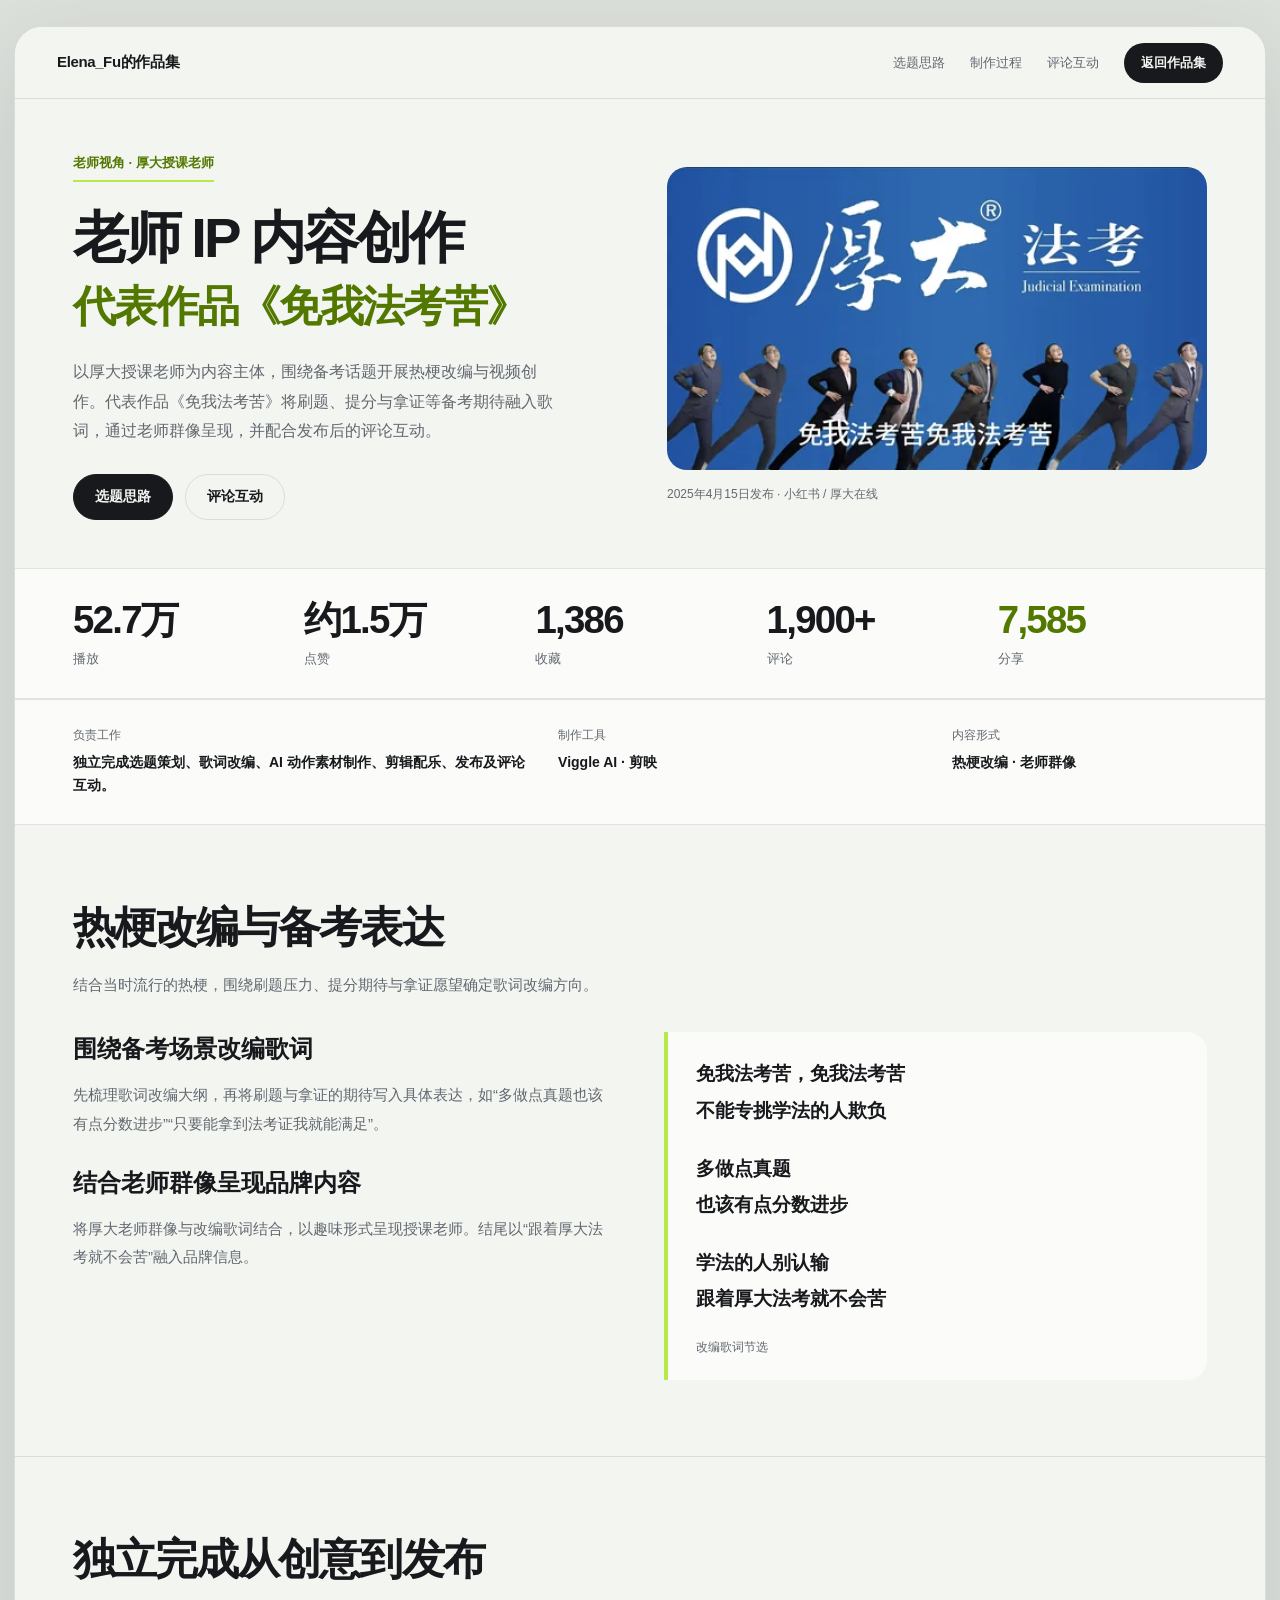
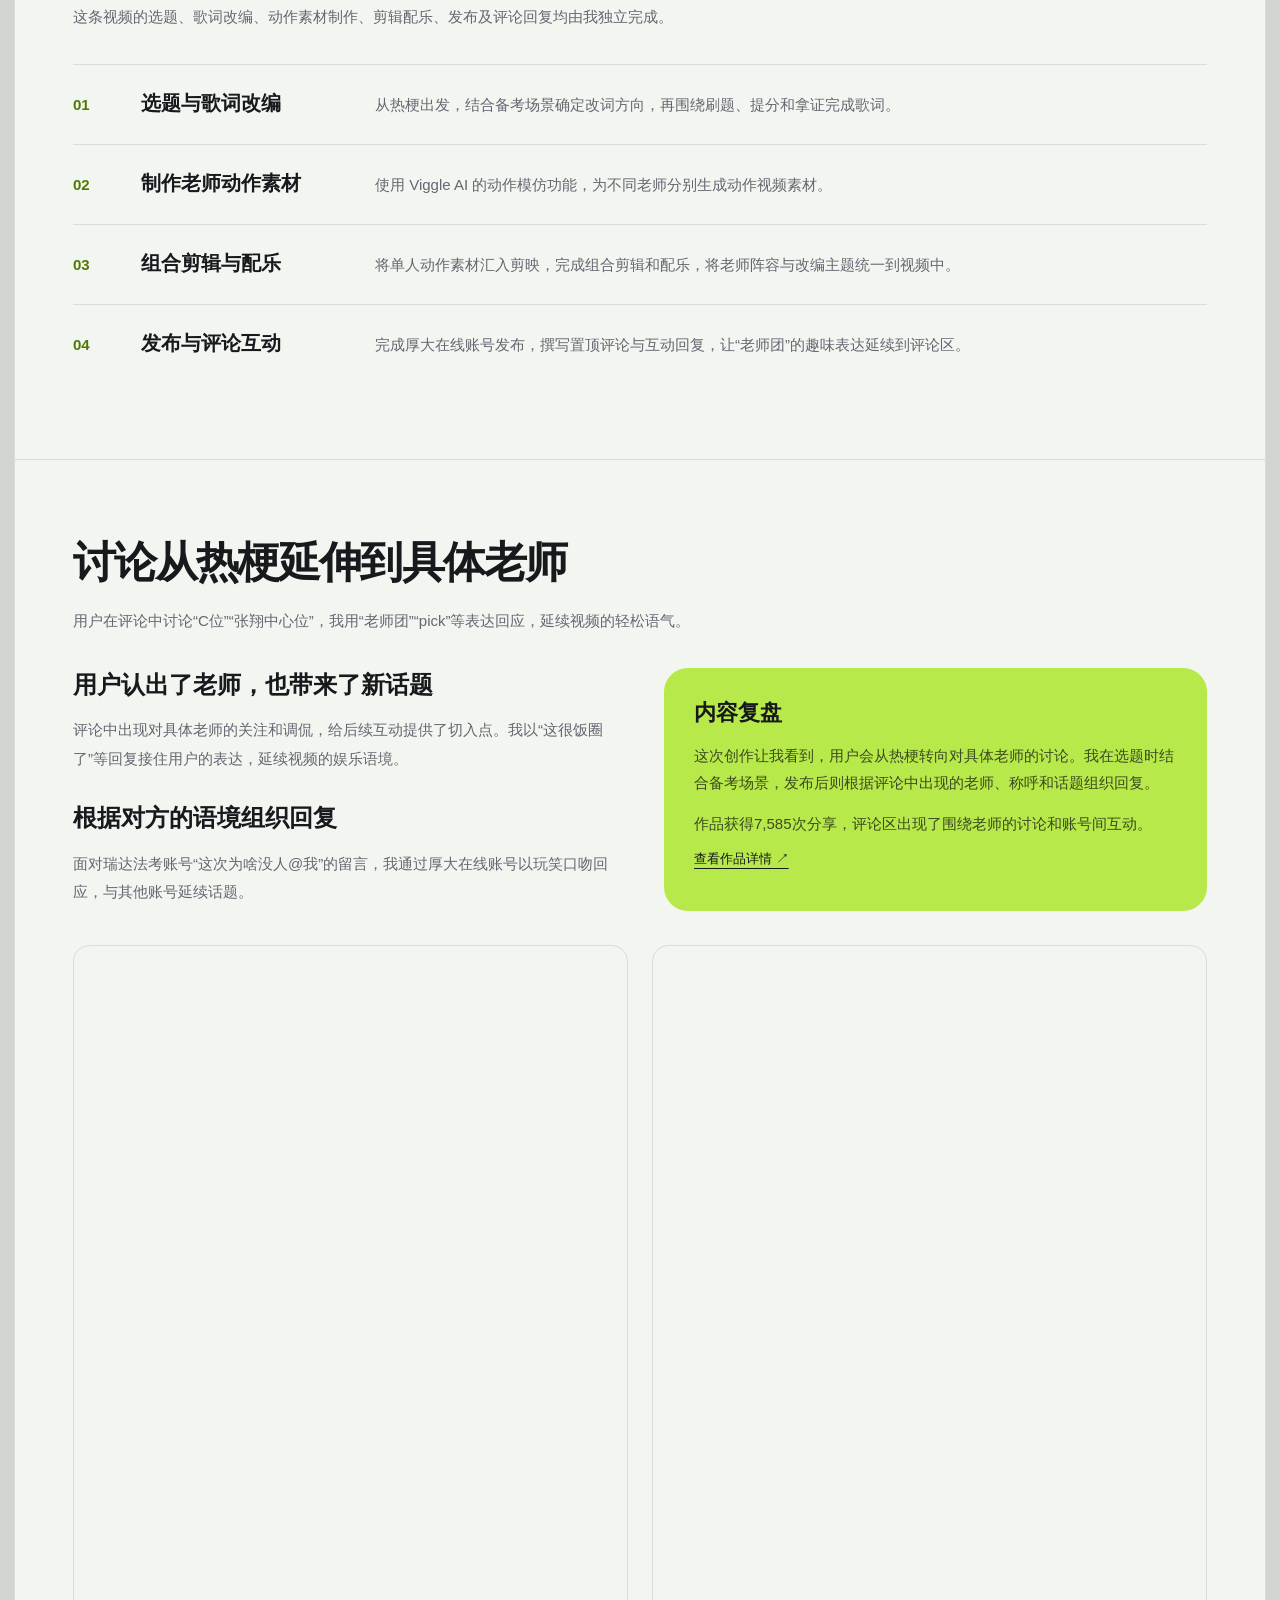
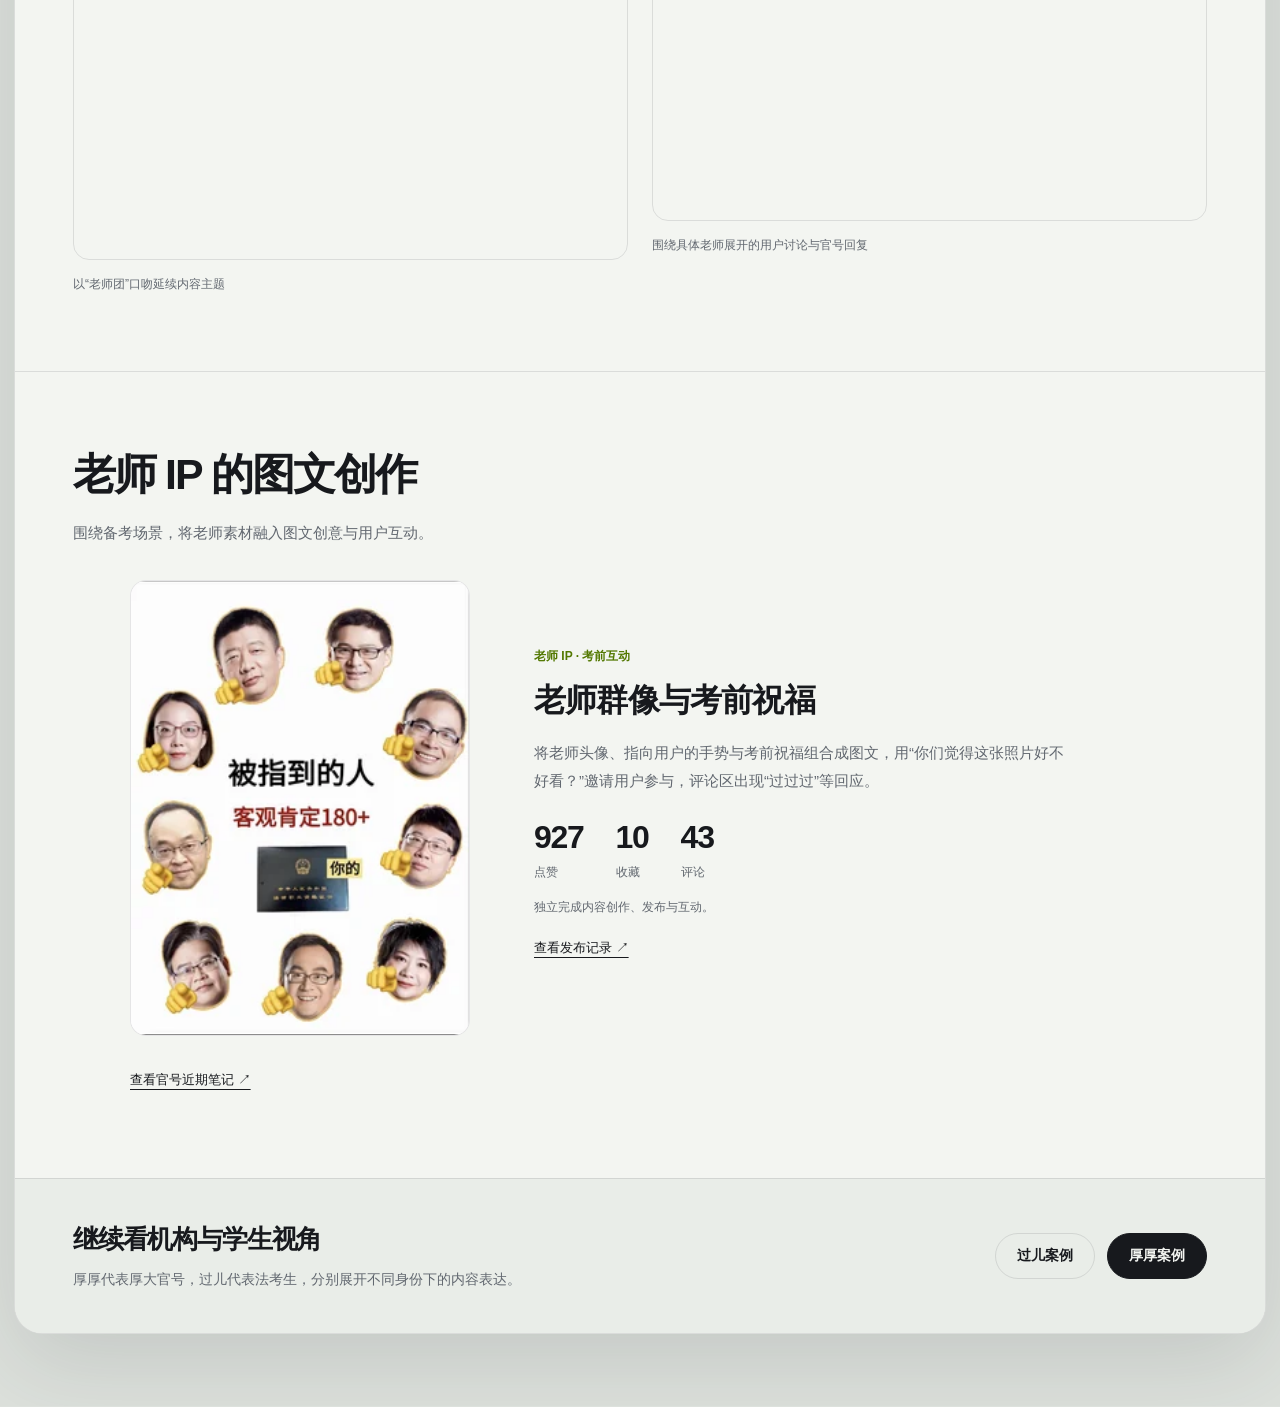
<file: site/project-folder-teacher-ip-yangcong-draft.html>
<!doctype html>
<html lang="zh-CN"><head><meta charset="utf-8"><meta name="viewport" content="width=device-width,initial-scale=1"><meta name="description" content="以厚大授课老师为主体开展热梗改编，独立完成歌词改编、AI动作素材、剪辑发布与评论运营。"><title>老师 IP 内容创作｜Elena_Fu</title><link rel="stylesheet" href="ip-case.css"><link rel="stylesheet" href="recent-notes.css"></head>
<body><a class="skip" href="#main">跳到案例正文</a><div class="frame"><header class="nav"><a class="brand" href="portfolio-yangcong-draft.html">Elena_Fu的作品集</a><nav class="nav-links" aria-label="案例导航"><a class="section-link" href="#idea">选题思路</a><a class="section-link" href="#process">制作过程</a><a class="section-link" href="#interaction">评论互动</a><a class="back" href="portfolio-yangcong-draft.html#cases">返回作品集</a></nav></header><main id="main">
<section class="hero" aria-labelledby="case-title"><div class="hero-copy"><div class="eyebrow">老师视角 · 厚大授课老师</div><h1 id="case-title">老师 IP 内容创作<span>代表作品《免我法考苦》</span></h1><p>以厚大授课老师为内容主体，围绕备考话题开展热梗改编与视频创作。代表作品《免我法考苦》将刷题、提分与拿证等备考期待融入歌词，通过老师群像呈现，并配合发布后的评论互动。</p><div class="actions"><a class="button primary" href="#idea">选题思路</a><a class="button" href="#interaction">评论互动</a></div></div><figure class="case-hero-proof"><a class="image-link song-cover" href="houda-online-viral-04.jpg" data-lightbox aria-haspopup="dialog" data-caption="免我法考苦 · 老师群像与改编歌词" aria-label="放大查看：免我法考苦 · 老师群像与改编歌词"><img src="_images/f0b98be600c12776-800.webp" alt="免我法考苦 · 老师群像与改编歌词" width="1080" height="2520" data-original-src="houda-online-viral-04.jpg" srcset="_images/f0b98be600c12776-480.webp 480w, _images/f0b98be600c12776-800.webp 800w, _images/f0b98be600c12776-1080.webp 1080w" sizes="(max-width: 767px) calc(100vw - 48px), (max-width: 1100px) 50vw, 520px" loading="eager" decoding="async" fetchpriority="high"></a><figcaption>2025年4月15日发布 · 小红书 / 厚大在线</figcaption></figure></section>
<dl class="result-grid"><div><dt>播放</dt><dd>52.7万</dd></div><div><dt>点赞</dt><dd>约1.5万</dd></div><div><dt>收藏</dt><dd>1,386</dd></div><div><dt>评论</dt><dd>1,900+</dd></div><div><dt>分享</dt><dd>7,585</dd></div></dl>
<dl class="project-meta"><div><dt>负责工作</dt><dd>独立完成选题策划、歌词改编、AI 动作素材制作、剪辑配乐、发布及评论互动。</dd></div><div><dt>制作工具</dt><dd>Viggle AI · 剪映</dd></div><div><dt>内容形式</dt><dd>热梗改编 · 老师群像</dd></div></dl>
<section class="section" id="idea"><div class="section-head"><h2>热梗改编与备考表达</h2><p>结合当时流行的热梗，围绕刷题压力、提分期待与拿证愿望确定歌词改编方向。</p></div><div class="editorial-grid"><div class="editorial-copy"><article><h3>围绕备考场景改编歌词</h3><p>先梳理歌词改编大纲，再将刷题与拿证的期待写入具体表达，如“多做点真题也该有点分数进步”“只要能拿到法考证我就能满足”。</p></article><article><h3>结合老师群像呈现品牌内容</h3><p>将厚大老师群像与改编歌词结合，以趣味形式呈现授课老师。结尾以“跟着厚大法考就不会苦”融入品牌信息。</p></article></div><blockquote class="lyric-panel"><p>免我法考苦，免我法考苦<br>不能专挑学法的人欺负</p><p>多做点真题<br>也该有点分数进步</p><p>学法的人别认输<br>跟着厚大法考就不会苦</p><footer>改编歌词节选</footer></blockquote></div></section>
<section class="section" id="process"><div class="section-head"><h2>独立完成从创意到发布</h2><p>这条视频的选题、歌词改编、动作素材制作、剪辑配乐、发布及评论回复均由我独立完成。</p></div><ol class="process-list"><li><h3>选题与歌词改编</h3><p>从热梗出发，结合备考场景确定改词方向，再围绕刷题、提分和拿证完成歌词。</p></li><li><h3>制作老师动作素材</h3><p>使用 Viggle AI 的动作模仿功能，为不同老师分别生成动作视频素材。</p></li><li><h3>组合剪辑与配乐</h3><p>将单人动作素材汇入剪映，完成组合剪辑和配乐，将老师阵容与改编主题统一到视频中。</p></li><li><h3>发布与评论互动</h3><p>完成厚大在线账号发布，撰写置顶评论与互动回复，让“老师团”的趣味表达延续到评论区。</p></li></ol></section>
<section class="section" id="interaction"><div class="section-head"><h2>讨论从热梗延伸到具体老师</h2><p>用户在评论中讨论“C位”“张翔中心位”，我用“老师团”“pick”等表达回应，延续视频的轻松语气。</p></div><div class="editorial-grid"><div class="editorial-copy"><article><h3>用户认出了老师，也带来了新话题</h3><p>评论中出现对具体老师的关注和调侃，给后续互动提供了切入点。我以“这很饭圈了”等回复接住用户的表达，延续视频的娱乐语境。</p></article><article><h3>根据对方的语境组织回复</h3><p>面对瑞达法考账号“这次为啥没人@我”的留言，我通过厚大在线账号以玩笑口吻回应，与其他账号延续话题。</p></article></div><div class="role-practice"><h3>内容复盘</h3><p>这次创作让我看到，用户会从热梗转向对具体老师的讨论。我在选题时结合备考场景，发布后则根据评论中出现的老师、称呼和话题组织回复。</p><p>作品获得7,585次分享，评论区出现了围绕老师的讨论和账号间互动。</p><a class="text-link" href="houda-online-viral-04.jpg" data-lightbox aria-haspopup="dialog" data-caption="免我法考苦 · 作品表现">查看作品详情 ↗</a></div></div><div class="evidence-pair" style="margin-top:34px"><figure><a class="image-link " href="ip-assets/fakao-song-post-and-pinned.png" data-lightbox aria-haspopup="dialog" data-caption="作品正文与老师团置顶评论" aria-label="放大查看：作品正文与老师团置顶评论"><img src="_images/978908f3cc2642c6-750.webp" alt="作品正文与老师团置顶评论" width="750" height="1238" loading="lazy" data-original-src="ip-assets/fakao-song-post-and-pinned.png" srcset="_images/978908f3cc2642c6-480.webp 480w, _images/978908f3cc2642c6-750.webp 750w" sizes="(max-width: 767px) calc(100vw - 48px), (max-width: 1100px) 50vw, 520px" decoding="async"></a><figcaption>以“老师团”口吻延续内容主题</figcaption></figure><figure><a class="image-link " href="ip-assets/fakao-song-comment-thread.png" data-lightbox aria-haspopup="dialog" data-caption="用户讨论老师中心位，官号继续接话" aria-label="放大查看：用户讨论老师中心位，官号继续接话"><img src="_images/c466bb590c1af042-756.webp" alt="用户讨论老师中心位，官号继续接话" width="756" height="1194" loading="lazy" data-original-src="ip-assets/fakao-song-comment-thread.png" srcset="_images/c466bb590c1af042-480.webp 480w, _images/c466bb590c1af042-756.webp 756w" sizes="(max-width: 767px) calc(100vw - 48px), (max-width: 1100px) 50vw, 520px" decoding="async"></a><figcaption>围绕具体老师展开的用户讨论与官号回复</figcaption></figure></div></section>
<section class="section recent-notes" id="more-teacher-work" aria-labelledby="more-teacher-title"><div class="section-head"><h2 id="more-teacher-title">老师 IP 的图文创作</h2><p>围绕备考场景，将老师素材融入图文创意与用户互动。</p></div><article class="recent-note recent-note-feature" id="note-teacher-blessing">
  <a class="recent-note-media" href="ip-assets/recent-notes/teacher-blessing.png" data-lightbox data-caption="老师群像与考前祝福 · 厚大在线 · 927点赞 · 10收藏 · 43评论" aria-haspopup="dialog" aria-label="查看老师群像与考前祝福的完整发布记录" style="--note-ratio:812 / 1090;--note-width:194.33497537%;--note-left:0.00000000%;--note-top:-10.09174312%;"><img src="_images/8196e8784545e3af-800.webp" alt="厚大老师群像围绕考前祝福文案与法考证书的图文作品" width="1578" height="1350" loading="lazy" decoding="async" data-original-src="ip-assets/recent-notes/teacher-blessing.png" srcset="_images/8196e8784545e3af-480.webp 480w, _images/8196e8784545e3af-800.webp 800w, _images/8196e8784545e3af-1280.webp 1280w" sizes="(max-width: 767px) calc(175vw - 84px), (max-width: 1100px) 85vw, 850px"></a>
  <div class="recent-note-copy"><span class="recent-note-category">老师 IP · 考前互动</span><h3>老师群像与考前祝福</h3><p>将老师头像、指向用户的手势与考前祝福组合成图文，用“你们觉得这张照片好不好看？”邀请用户参与，评论区出现“过过过”等回应。</p>
  <dl class="recent-note-metrics"><div><dt>点赞</dt><dd>927</dd></div><div><dt>收藏</dt><dd>10</dd></div><div><dt>评论</dt><dd>43</dd></div></dl><p class="recent-note-role">独立完成内容创作、发布与互动。</p>
  <a class="recent-note-link" href="ip-assets/recent-notes/teacher-blessing.png" data-lightbox data-caption="老师群像与考前祝福 · 厚大在线 · 927点赞 · 10收藏 · 43评论" aria-haspopup="dialog">查看发布记录 ↗</a></div>
</article><div class="recent-notes-crosslink"><a class="recent-note-link" href="project-folder-houda-official-yangcong-draft.html#recent-notes">查看官号近期笔记 ↗</a></div></section>
</main><footer class="closing"><div><h2>继续看机构与学生视角</h2><p>厚厚代表厚大官号，过儿代表法考生，分别展开不同身份下的内容表达。</p></div><div class="closing-links"><a class="button" href="project-folder-guoer-ip-yangcong-draft.html">过儿案例</a><a class="button primary" href="project-folder-houhou-ip-yangcong-draft.html">厚厚案例</a></div></footer></div><dialog class="image-dialog" id="image-viewer" aria-labelledby="image-viewer-title"><div class="dialog-bar"><h2 id="image-viewer-title">作品原图</h2><button class="dialog-close" type="button" autofocus>关闭</button></div><div class="dialog-media"><img id="image-viewer-image" alt=""></div></dialog><script src="ip-case.js"></script></body></html>
</file>
<file: site/portfolio-motion.css>
/* The established lime folder archive, adapted to the current portfolio. */
.frame { overflow:clip; }
.hero.folder-hero { grid-template-columns:minmax(0,.88fr) minmax(0,1.12fr);gap:24px;min-height:680px;padding:54px 46px 44px 58px;overflow:visible; }
.folder-hero .hero-copy h1 { font-size:clamp(39px,4.25vw,64px);line-height:1.2; }
.folder-hero .hero-copy p { max-width:470px;font-size:15px;line-height:1.9; }
.folder-hero .actions { flex-wrap:wrap; }
.folder-hero button { font:inherit;cursor:pointer; }
.folder-hero .button { border:1px solid transparent;font-size:14px;font-weight:750; }
.folder-hero .button.secondary { border-color:var(--line); }
/* The two hero actions share a size and keep the archive action visually primary. */
.folder-hero .hero-actions { align-items:center;gap:12px; }
.folder-hero .hero-actions .hero-action { justify-content:space-between;gap:16px;min-height:52px;min-width:148px;padding:9px 12px 9px 22px;border-radius:999px;line-height:1.4;white-space:nowrap;text-decoration:none; }
.folder-hero .hero-actions .primary { background:var(--ink);color:var(--surface);border-color:var(--ink);box-shadow:0 4px 12px rgba(23,25,29,.08); }
.folder-hero .hero-actions .secondary { color:var(--ink);background:transparent;border-color:rgba(23,25,29,.22); }
.hero-actions .action-symbol { display:inline-flex;align-items:center;justify-content:center;flex:0 0 28px;width:28px;height:28px;line-height:1;font-size:19px;transition:transform .22s ease; }
.hero-actions .action-toggle { border-radius:50%;background:var(--lime);color:var(--ink); }
.hero-actions .action-arrow { color:var(--lime-deep); }
.hero-actions [aria-expanded="true"] .action-toggle { transform:rotate(45deg); }
.folder-hero .hero-actions .hero-action:focus-visible { outline:3px solid var(--lime-deep);outline-offset:4px; }
@media(hover:hover) and (pointer:fine) {
 .folder-hero .hero-actions .hero-action:hover { transform:translateY(-2px);box-shadow:0 7px 16px rgba(23,25,29,.12); }
 .folder-hero .hero-actions .secondary:hover { border-color:var(--lime-deep);background:var(--surface-2); }
 .hero-actions .secondary:hover .action-arrow { transform:translateY(2px); }
}
.folder-hero .hero-actions .hero-action:active { transform:translateY(1px);box-shadow:none; }
@media(max-width:420px) {
 .folder-hero .hero-actions { display:grid;grid-template-columns:repeat(2,minmax(0,1fr));gap:10px; }
 .folder-hero .hero-actions .hero-action { min-width:0;min-height:48px;gap:8px;padding:10px 12px;font-size:13px; }
 .hero-actions .action-symbol { flex-basis:22px;width:22px;height:22px;font-size:17px; }
}
@media(prefers-color-scheme:dark) {
 .folder-hero .hero-actions .primary { background:var(--lime);color:var(--ink);border-color:var(--lime); }
 .hero-actions .action-toggle { background:var(--ink);color:var(--lime); }
}
@media(prefers-reduced-motion:reduce) {
 .folder-hero .hero-actions .hero-action,.hero-actions .action-symbol { transition:none; }
 .folder-hero .hero-actions .hero-action:hover,.folder-hero .hero-actions .hero-action:active,.hero-actions .secondary:hover .action-arrow { transform:none; }
}
.folder-hero .ip-directions { gap:12px 18px;line-height:1.8; }
.folder-hero .intro-label { margin-bottom:24px; }
.hero-note { display:flex;align-items:center;gap:10px;margin-top:27px;color:var(--muted);font-size:12px; }
.hero-note::before { content:"";width:27px;height:1px;background:var(--muted); }
.archive-desk { position:relative;width:100%;max-width:680px;aspect-ratio:1.12;margin-inline:auto;perspective:1200px;isolation:isolate; }
.archive-desk::after { content:"";position:absolute;left:8%;right:5%;bottom:2%;height:1px;background:var(--line); }
.archive-floor { position:absolute;left:13%;right:6%;bottom:8%;height:19%;border-radius:50%;background:rgba(66,86,26,.1);filter:blur(21px);pointer-events:none; }
.archive-back { position:absolute;z-index:1;left:8%;right:6%;bottom:15%;height:48%;border:1px solid rgba(55,78,16,.24);border-radius:22px;background:#d9efa9;box-shadow:0 22px 40px rgba(49,65,30,.1);transform:rotate(-3deg); }
.archive-tab { position:absolute;left:-1px;top:-36px;width:47%;height:52px;padding:13px 20px;border:1px solid rgba(55,78,16,.24);border-bottom:0;border-radius:15px 20px 0 0;background:#d9efa9;color:#3b5510;font-size:11px;font-weight:750;letter-spacing:.08em; }
.archive-liner { position:absolute;z-index:2;left:10%;right:8%;bottom:15%;height:46%;border-radius:17px;background:#e6f3c9;transform:rotate(2deg);border:1px solid rgba(55,78,16,.12); }
.archive-sheets { position:absolute;inset:0;z-index:3; }
.archive-sheet { position:absolute;bottom:27%;width:31%;height:46%;display:flex;flex-direction:column;padding:13px 12px 11px;overflow:hidden;border:1px solid rgba(23,25,29,.14);border-radius:12px;background:#fff;color:#17191d;box-shadow:0 15px 30px rgba(31,43,20,.15);transform-origin:50% 100%;transition:transform .8s cubic-bezier(.16,1,.3,1),box-shadow .4s ease; }
.archive-sheet .sheet-type { display:flex;align-items:center;justify-content:space-between;gap:6px;font-size:10px;font-weight:700;color:#626870; }
.archive-sheet h2 { font-size:clamp(13px,1.4vw,19px);line-height:1.4;letter-spacing:-.025em;margin:8px 0 10px; }
.sheet-image { min-height:0;flex:1;overflow:hidden;border:1px solid rgba(23,25,29,.08);border-radius:6px;background:#fff; }
.sheet-image img { width:100%;height:100%;object-fit:cover; }
.archive-sheet.teacher-sheet { left:10%;transform:rotate(-12deg) translateY(24px); }
.archive-sheet.guoer-sheet { left:35%;transform:rotate(-1deg) translateY(7px);z-index:2; }
.archive-sheet.houhou-sheet { left:59%;transform:rotate(11deg) translateY(30px);z-index:3; }
.teacher-sheet .sheet-image { flex:0 0 auto;aspect-ratio:16/9; }
.teacher-sheet .sheet-image img { object-position:center 36.3%; }
.teacher-sheet .sheet-foot { margin-top:auto;padding-top:10px; }
.guoer-sheet .sheet-image img { object-fit:cover;object-position:center 45%; }
.houhou-sheet .sheet-image img { object-position:center 20%; }
.sheet-foot { display:flex;justify-content:space-between;align-items:center;font-size:10px;color:#626870;gap:5px;margin-top:10px; }
.sheet-foot b { color:#17191d;font-weight:700; }
.archive-front { position:absolute;z-index:5;left:6%;right:3%;bottom:9%;height:35%;display:flex;flex-direction:column;justify-content:center;align-items:flex-start;text-align:left;padding:28px 32px;border:1px solid rgba(55,78,16,.28);border-radius:20px 20px 30px 30px;background:var(--lime);color:#213000;box-shadow:inset 0 1px 0 rgba(255,255,255,.65),0 24px 44px rgba(57,78,23,.18);transform:rotate(-3deg);transform-origin:center bottom;transition:transform .8s cubic-bezier(.16,1,.3,1),box-shadow .4s ease; }
.archive-front::before { content:"";position:absolute;inset:12px;border:1px solid rgba(55,78,16,.16);border-radius:12px 12px 23px 23px;pointer-events:none; }
.archive-front small { display:block;font-size:11px;font-weight:650;letter-spacing:.06em;color:#42591a; }
.archive-front strong { display:block;margin:11px 0 12px;font-size:clamp(24px,3.1vw,42px);line-height:1.1;letter-spacing:-.05em; }
.archive-front-label { display:inline-flex;align-items:center;gap:10px;font-size:12px;font-weight:750; }
.archive-front-label::after { content:"↗";font-size:18px;transition:transform .5s cubic-bezier(.16,1,.3,1); }
.archive-index { position:absolute;right:30px;top:28px;font-size:11px;font-weight:700;letter-spacing:.03em; }
.archive-instruction { position:absolute;bottom:-16px;left:0;right:0;text-align:center;font-size:11px;color:var(--muted);line-height:1.7;margin:0; }
.archive-desk[data-open="true"] .teacher-sheet { transform:translate(-10px,-80px) rotate(-15deg); }
.archive-desk[data-open="true"] .guoer-sheet { transform:translate(0,-110px) rotate(-1deg); }
.archive-desk[data-open="true"] .houhou-sheet { transform:translate(10px,-70px) rotate(13deg); }
.archive-desk[data-open="true"] .archive-front { transform:translateY(22px) rotate(-2deg) rotateX(-12deg);box-shadow:inset 0 1px 0 rgba(255,255,255,.65),0 16px 30px rgba(57,78,23,.14); }
.archive-desk[data-open="true"] .archive-front-label::after { transform:rotate(180deg); }
.archive-sheet:focus-visible { outline:3px solid var(--lime-deep);outline-offset:5px;z-index:8; }
.archive-desk:not(.archive-ready):focus-within .teacher-sheet { transform:translate(-10px,-80px) rotate(-15deg); }
.archive-desk:not(.archive-ready):focus-within .guoer-sheet { transform:translate(0,-110px) rotate(-1deg); }
.archive-desk:not(.archive-ready):focus-within .houhou-sheet { transform:translate(10px,-70px) rotate(13deg); }

/* Folder tabs make the existing detailed case previews part of the same archive. */
#cases .section-title { margin-bottom:62px; }
#cases .project-folder { position:relative;margin-top:62px!important;isolation:isolate;border-radius:0 24px 24px 24px;box-shadow:0 12px 30px rgba(36,48,25,.035);transition:box-shadow .45s ease,transform .55s cubic-bezier(.16,1,.3,1); }
#cases .project-folder:first-of-type { margin-top:0!important; }
.project-folder::before { content:"";position:absolute;z-index:-1;inset:-8px 8px 8px 8px;border:1px solid var(--line);border-radius:0 18px 20px 20px;background:var(--surface-2);transform:rotate(.5deg); }
.project-folder .case-kicker { position:absolute;left:-1px;top:-34px;height:35px;min-width:188px;display:flex;align-items:center;margin:0;padding:0 22px;border:1px solid var(--line);border-bottom:0;border-radius:14px 18px 0 0;background:var(--surface);color:var(--lime-deep);font-size:12px;font-weight:750; }
.project-folder .case-preview,.project-folder .note-pair { transition:transform .55s cubic-bezier(.16,1,.3,1); }
.project-folder .button { gap:10px; }
.project-folder .button::after { content:"↗";display:inline-block;transition:transform .3s ease; }
.teacher-lead .case-preview { transform:rotate(1.5deg); }
.guoer-lead .case-preview { transform:rotate(-2deg); }
.persona-lead .note-pair { transform:rotate(1deg); }
.teacher-lead .metrics { display:grid;grid-template-columns:repeat(3,minmax(0,1fr));gap:17px 12px;margin-block:22px; }
.teacher-lead .metrics strong { font-size:26px; }
.teacher-lead .metrics span { display:block;margin-top:5px; }

/* A small progress indicator and one-time reveals orient the reader. */
.reading-progress { position:absolute;left:0;right:0;bottom:-1px;height:2px;overflow:hidden;pointer-events:none; }
.reading-progress span { display:block;width:100%;height:100%;background:var(--lime-deep);transform:scaleX(0);transform-origin:left center; }
.nav-links a { position:relative;display:inline-flex;align-items:center;min-height:44px; }
.nav-links a[aria-current="location"] { color:var(--ink); }
.nav-links a[aria-current="location"]::after { content:"";position:absolute;bottom:4px;left:0;right:0;height:2px;background:var(--lime); }
[data-reveal] { transition:opacity .7s ease,translate .8s cubic-bezier(.16,1,.3,1); }
[data-reveal].reveal-pending { opacity:0;translate:0 28px; }
[data-reveal].is-visible { opacity:1;translate:0 0; }
.button,.nav-button { transition:transform .3s cubic-bezier(.16,1,.3,1),box-shadow .3s ease,background .25s ease; }
.folder-hero .hero-copy { animation:archive-copy-in .75s cubic-bezier(.16,1,.3,1) both; }
.folder-hero .archive-desk { animation:archive-desk-in .95s .08s cubic-bezier(.16,1,.3,1) both; }
@keyframes archive-copy-in { from { opacity:0;translate:0 22px; } to { opacity:1;translate:0 0; } }
@keyframes archive-desk-in { from { opacity:0;translate:0 36px;rotate:2deg; } to { opacity:1;translate:0 0;rotate:0deg; } }
@media(hover:hover) and (pointer:fine) {
 .archive-desk[data-open="false"]:hover .teacher-sheet { transform:translate(-4px,-5px) rotate(-15deg); }
 .archive-desk[data-open="false"]:hover .guoer-sheet { transform:translate(0,-22px) rotate(-1deg); }
 .archive-desk[data-open="false"]:hover .houhou-sheet { transform:translate(5px,0) rotate(14deg); }
 .archive-front:hover { box-shadow:inset 0 1px 0 rgba(255,255,255,.65),0 27px 52px rgba(57,78,23,.25); }
 .archive-desk[data-open="true"] .archive-sheet:hover { z-index:7;box-shadow:0 22px 42px rgba(31,43,20,.24); }
 .archive-desk[data-open="true"] .teacher-sheet:hover { transform:translate(-13px,calc(var(--teacher-lift,-80px) - 12px)) rotate(-11deg); }
 .archive-desk[data-open="true"] .guoer-sheet:hover { transform:translate(0,calc(var(--guoer-lift,-110px) - 12px)) rotate(1deg); }
 .archive-desk[data-open="true"] .houhou-sheet:hover { transform:translate(13px,calc(var(--houhou-lift,-70px) - 12px)) rotate(10deg); }
 #cases .project-folder:hover { box-shadow:0 24px 44px rgba(36,48,25,.08); }
 .project-folder:hover .case-preview,.project-folder:hover .note-pair { transform:translateY(-6px) rotate(0deg); }
 .project-folder .button:hover::after { transform:translate(2px,-2px); }
 .button:hover,.nav-button:hover { transform:translateY(-3px);box-shadow:0 8px 15px rgba(31,43,20,.08); }
}
@media(max-width:1100px) {
 .archive-desk { --teacher-lift:-52px;--guoer-lift:-70px;--houhou-lift:-45px; }
 .hero.folder-hero { gap:18px;padding:42px 32px;min-height:580px; }
 .folder-hero .hero-copy h1 { font-size:43px; }
 .archive-front { padding:21px 23px; }
 .archive-front strong { font-size:30px; }
 .archive-index { right:23px;top:22px;font-size:10px; }
 .archive-sheet { padding:10px 8px; }
 .archive-sheet h2 { font-size:14px;margin-block:6px; }
 .archive-sheet .sheet-type,.sheet-foot { font-size:9px; }
 .archive-desk[data-open="true"] .teacher-sheet { transform:translate(-6px,-52px) rotate(-15deg); }
 .archive-desk[data-open="true"] .guoer-sheet { transform:translate(0,-70px) rotate(-1deg); }
 .archive-desk[data-open="true"] .houhou-sheet { transform:translate(6px,-45px) rotate(13deg); }
}
@media(max-width:767px) {
 .hero.folder-hero { grid-template-columns:1fr;padding:36px 24px 40px;gap:15px;min-height:0; }
 .folder-hero .hero-copy h1 { font-size:42px; }
 .folder-hero .hero-copy p { font-size:14px;line-height:1.85;margin-block:22px; }
 .folder-hero .intro-label { font-size:12px;margin-bottom:21px; }
 .folder-hero .button { padding:12px 17px;font-size:13px; }
 .folder-hero .ip-directions { font-size:11px;gap:6px 12px;margin-top:22px; }
 .hero-note { display:none; }
 .archive-desk { max-width:540px;margin-top:8px;aspect-ratio:1.04; }
 .archive-sheet { width:33%;height:47%;padding:9px 7px;bottom:27%; }
 .archive-sheet.teacher-sheet { left:8%; }
 .archive-sheet.guoer-sheet { left:33%; }
 .archive-sheet.houhou-sheet { left:58%; }
 .archive-sheet h2 { font-size:13px;margin:6px 0 7px; }
 .archive-sheet .sheet-type { font-size:9px; }
 .sheet-foot { font-size:8px;margin-top:7px; }
 .archive-front { height:35%;padding:18px 24px;border-radius:16px 16px 24px 24px; }
 .archive-front strong { font-size:29px;margin:9px 0; }
 .archive-front small { font-size:9px; }
 .archive-front-label { font-size:10px;gap:7px; }
 .archive-index { font-size:9px;right:24px;top:21px; }
 .archive-tab { top:-29px;height:42px;border-radius:12px 15px 0 0;padding:11px 15px;font-size:9px; }
 .archive-instruction { bottom:-13px;font-size:10px; }
 #cases .section-title { margin-bottom:54px; }
 .project-folder .case-kicker { top:-31px;height:32px;min-width:158px;padding-inline:18px;font-size:11px; }
 #cases .project-folder { margin-top:56px!important; }
 .teacher-lead .metrics strong { font-size:24px; }
 .reading-progress { height:2px; }
}
@media(max-width:380px) {
 .archive-desk { --teacher-lift:-37px;--guoer-lift:-48px;--houhou-lift:-34px; }
 .archive-front { padding:10px 16px; }
 .archive-front strong { font-size:23px;margin:6px 0; }
 .archive-index { right:17px;top:14px; }
 .archive-sheet .sheet-type { font-size:8px; }
 .archive-sheet h2 { font-size:11px; }
 .sheet-foot { display:none; }
 .archive-desk[data-open="true"] .teacher-sheet { transform:translate(-3px,-37px) rotate(-13deg); }
 .archive-desk[data-open="true"] .guoer-sheet { transform:translate(0,-48px) rotate(-1deg); }
 .archive-desk[data-open="true"] .houhou-sheet { transform:translate(3px,-34px) rotate(11deg); }
}
@media(prefers-color-scheme:dark) {
 .archive-floor { background:rgba(0,0,0,.4); }
 .project-folder::before { background:var(--surface-2); }
 #cases .project-folder { box-shadow:0 16px 32px rgba(0,0,0,.15); }
 .folder-hero .button.primary { background:var(--lime);color:#17191d; }
}
@media(prefers-reduced-motion:reduce) {
 .folder-hero .hero-copy,.folder-hero .archive-desk { animation:none!important; }
 [data-reveal],[data-reveal].reveal-pending { opacity:1;translate:none;transition:none!important; }
 .archive-sheet,.archive-front,.project-folder,.case-preview,.note-pair,.button,.nav-button { transition:none!important; }
 .button:hover,.nav-button:hover { transform:none; }
}
</file>
<file: site/short-drama.css>
/* Series work uses the portfolio's existing black, paper and green palette. */
.drama-section { scroll-margin-top: 90px; }
.drama-ownership { display: flex; flex-wrap: wrap; gap: 12px 24px; align-items: center; margin: 0 0 40px; padding: 22px 0; border-block: 1px solid var(--line); }
.drama-ownership strong { font-size: 15px; }
.drama-ownership ol { display: flex; flex-wrap: wrap; gap: 10px 22px; list-style: none; margin: 0; padding: 0; }
.drama-ownership li { color: var(--muted); font-size: 13px; }
.drama-ownership li + li::before { content: '→'; margin-right: 18px; color: var(--deep,var(--lime-deep)); }
.drama-feature { display: grid; grid-template-columns: minmax(240px,.72fr) minmax(0,1.28fr); align-items: center; gap: clamp(30px,5vw,64px); }
.drama-feature figure,.drama-romance-card figure { min-width: 0; margin: 0; }
.drama-open { cursor: zoom-in; }
.drama-fruit-still { position: relative; display: block; aspect-ratio: 3 / 4; overflow: hidden; border-radius: 20px; background: var(--surface); border: 1px solid var(--line); }
.drama-fruit-still img { position: absolute; inset: 0; display: block; width: 100%; height: 100%; object-fit: cover; object-position: 50% 26%; }
.drama-feature figcaption { margin-top: 12px; color: var(--muted); font-size: 12px; line-height: 1.6; }
.drama-label { display: block; margin-bottom: 12px; color: var(--deep,var(--lime-deep)); font-size: 12px; font-weight: 750; }
.drama-feature h3,.drama-romance-heading h3 { margin: 0; font-size: clamp(26px,3vw,37px); line-height: 1.3; letter-spacing: -.035em; }
.drama-feature p,.drama-romance-heading p { color: var(--muted); font-size: 15px; line-height: 1.85; margin: 18px 0; }
.drama-episode-name { margin-top: 28px; }
.drama-episode-name h4 { margin: 0 0 8px; font-size: 19px; line-height: 1.5; }
.drama-episode-name span { color: var(--muted); font-size: 12px; }
.drama-metrics { display: flex; flex-wrap: wrap; gap: 20px 28px; margin: 28px 0 20px; }
.drama-metrics div { display: flex; flex-direction: column; gap: 8px; }
.drama-metrics dt { order: 2; color: var(--muted); font-size: 11px; }
.drama-metrics dd { margin: 0; font-size: 25px; line-height: 1.1; font-weight: 800; letter-spacing: -.04em; }
.drama-metrics div:first-child dd { color: var(--deep,var(--lime-deep)); }
.drama-text-link { display: inline-flex; align-items: center; min-height: 44px; text-decoration: underline; text-underline-offset: 5px; font-size: 13px; }
.drama-episodes { margin-top: 40px; padding: 0 26px; border: 1px solid var(--line); border-radius: 18px; background: var(--surface); }
.drama-episodes > summary { min-height: 64px; padding: 22px 0; cursor: pointer; font-size: 16px; font-weight: 700; }
.drama-episodes > summary::marker { color: var(--deep,var(--lime-deep)); }
.drama-episodes > summary span { margin-left: 12px; font-weight: 400; color: var(--muted); font-size: 12px; }
.drama-episode-row { display: grid; grid-template-columns: 80px minmax(0,1fr) 125px; align-items: center; gap: 24px; padding: 24px 0; border-top: 1px solid var(--line); }
.drama-episode-number { color: var(--deep,var(--lime-deep)); font-size: 14px; font-weight: 750; }
.drama-episode-row h4 { margin: 0 0 9px; font-size: 16px; line-height: 1.5; }
.drama-episode-meta { margin: 0; color: var(--muted); font-size: 12px; line-height: 1.7; }
.drama-episode-data { display: flex; flex-wrap: wrap; gap: 8px 18px; margin-top: 10px; color: var(--muted); font-size: 12px; }
.drama-episode-result { text-align: right; }
.drama-episode-result strong { font-size: 25px; letter-spacing: -.035em; }
.drama-episode-result > span { display: block; margin-top: 6px; color: var(--muted); font-size: 11px; }
.drama-episode-result a { font-size: 12px; }
.drama-romance { margin-top: 62px; padding-top: 46px; border-top: 1px solid var(--line); }
.drama-romance-heading { max-width: 780px; margin-bottom: 28px; }
.drama-romance-grid { display: grid; grid-template-columns: repeat(3,minmax(0,1fr)); gap: 28px; align-items: start; }
.drama-romance-card { min-width: 0; }
.drama-romance-cover { display: block; overflow: hidden; border-radius: 16px; border: 1px solid var(--line); background: #fff; }
.drama-romance-cover img { display: block; width: 100%; height: auto; }
.drama-romance-card h4 { margin: 18px 0 10px; font-size: 19px; line-height: 1.5; }
.drama-romance-card .drama-metrics { gap: 14px 18px; margin: 20px 0 12px; }
.drama-romance-card .drama-metrics dd { font-size: 21px; }
.drama-entry { display: grid; grid-template-columns: repeat(2,minmax(0,1fr)); gap: clamp(28px,4vw,56px); align-items: center; margin-top: 30px; padding: 34px; border: 1px solid var(--line); border-radius: 24px; background: var(--surface); }
.drama-entry h3 { margin: 0 0 16px; font-size: 32px; line-height: 1.3; letter-spacing: -.03em; }
.drama-entry p { color: var(--muted); font-size: 15px; line-height: 1.85; }
.drama-entry .button { margin-top: 16px; }
.drama-entry-media { display: grid; grid-template-columns: repeat(2,minmax(0,1fr)); gap: 14px; align-items: start; width: 100%; max-width: 520px; justify-self: end; }
.drama-entry-media figure { min-width: 0; margin: 0; }
.drama-entry-media a { display: block; overflow: hidden; border-radius: 14px; }
.drama-entry-media figcaption { margin-top: 10px; color: var(--muted); font-size: 12px; line-height: 1.6; text-align: center; }
.drama-entry-media img { display: block; width: 100%; height: auto; }
.drama-entry-media .drama-fruit-still { aspect-ratio: 3 / 4; }
.drama-entry-media .drama-fruit-still img { height: 100%; }
.drama-entry-poster { position: relative; aspect-ratio: 3 / 4; border: 1px solid var(--line); background: #fff; }
/* Show the original poster area (x=23, y=31, w=506, h=676) without stretching the source. */
.drama-entry-media .drama-entry-poster img { position: absolute; left: -4.55%; top: -4.59%; width: 107.91%; max-width: none; height: auto; }
@media(hover:hover) {
 .drama-entry-media a,.drama-romance-cover { transition: transform .2s ease,box-shadow .2s ease; }
 .drama-entry-media a:hover,.drama-romance-cover:hover { transform: translateY(-3px); box-shadow: 0 10px 24px rgba(23,25,29,.10); }
}
@media(max-width:900px) {
 .drama-entry { grid-template-columns: 1fr; }
 .drama-entry-media { max-width: 460px; margin-inline: auto; justify-self: center; }
 .drama-romance-grid { gap: 18px; }
 .drama-romance-card h4 { font-size: 17px; }
}
@media(max-width:700px) {
 .drama-feature { grid-template-columns: 1fr; gap: 28px; }
 .drama-feature figure { width: min(100%,380px); margin-inline: auto; }
 .drama-romance-grid { grid-template-columns: 1fr; gap: 38px; max-width: 400px; margin-inline: auto; }
 .drama-episode-row { grid-template-columns: 58px minmax(0,1fr); gap: 10px 16px; }
 .drama-episode-result { grid-column: 2; text-align: left; }
 .drama-episode-result > span { display: inline; margin-left: 6px; }
 .drama-episode-result a { margin-left: 16px; }
 .drama-episodes { padding-inline: 18px; }
 .drama-episodes > summary span { display: block; margin: 9px 0 0; }
 .drama-entry { padding: 24px; gap: 26px; }
 .drama-entry h3 { font-size: 28px; }
}
@media(prefers-reduced-motion:reduce) {
 .drama-entry-media a,.drama-romance-cover { transition: none; }
 .drama-entry-media a:hover,.drama-romance-cover:hover { transform: none; }
}
</file>
<file: site/meme-art-preview.css>
/* Show the artwork region; the unmodified screenshot remains the link target. */
.meme-art-preview {
  position: relative;
  display: block;
  width: 100%;
  aspect-ratio: 1320 / 1761;
  overflow: hidden;
  border-radius: 12px;
  background: #6254ff;
  cursor: zoom-in;
}
.meme-art-preview img,
.wall-card.main .meme-art-preview img {
  position: absolute;
  left: 0;
  top: -20.10221465%;
  display: block;
  width: 100%;
  max-width: none;
  height: auto;
  border: 0;
  border-radius: 0;
  object-fit: initial;
  object-position: initial;
}
.wall-card.main.meme-art-frame { height: auto; }
.case-visual.meme-art-frame { max-height: none; }
.meme-art-frame .meme-art-preview { border-radius: 0; }
.meme-art-preview:focus-visible { outline: 3px solid var(--accent-deep, #527800); outline-offset: -4px; }

.meme-image-dialog {
  width: min(1000px, calc(100vw - 32px));
  max-height: 92dvh;
  padding: 0;
  overflow: auto;
  border: 1px solid var(--line);
  border-radius: 20px;
  background: var(--surface, #fff);
  color: var(--ink);
}
.meme-image-dialog::backdrop { background: rgba(15,18,15,.8); }
.meme-image-dialog .dialog-bar { display: flex; align-items: center; justify-content: space-between; gap: 18px; padding: 14px 20px; border-bottom: 1px solid var(--line); }
.meme-image-dialog .dialog-bar h2 { margin: 0; font-size: 15px; line-height: 1.5; }
.meme-image-dialog .dialog-close { flex-shrink: 0; min-height: 44px; padding: 8px 16px; border: 1px solid var(--line); border-radius: 999px; background: var(--surface); color: var(--ink); font: inherit; font-size: 13px; cursor: pointer; }
.meme-image-dialog .dialog-media { padding: 16px; }
.meme-image-dialog .dialog-media img { display: block; width: 100%; max-height: calc(92dvh - 115px); height: auto; object-fit: contain; }
</file>
<file: site/ip-case.css>
/* Extend the portfolio's existing palette and layout. Native HTML/CSS; no new visual system. */
:root {
  color-scheme: light dark;
  --ink: #17191d;
  --muted: #626870;
  --paper: #f3f5f1;
  --surface: #fbfcf9;
  --surface-2: #e9ede8;
  --line: rgba(23,25,29,.11);
  --lime: #b7e94a;
  --lime-deep: #527800;
  --radius: 24px;
  --outside: #dde1dc;
  --media-paper: #fff;
}
* { box-sizing: border-box; }
html { scroll-behavior: smooth; scroll-padding-top: 90px; }
body { margin: 0; color: var(--ink); background: var(--outside); font-family: -apple-system,BlinkMacSystemFont,"SF Pro Display","PingFang SC","Microsoft YaHei",sans-serif; -webkit-font-smoothing: antialiased; text-rendering: optimizeLegibility; }
a { color: inherit; text-decoration: none; }
button,summary { font: inherit; }
button { color: inherit; }
img { display: block; max-width: 100%; }
figure,p { margin: 0; }
h1,h2,h3 { margin: 0; }
:focus-visible { outline: 3px solid var(--lime-deep); outline-offset: 5px; }
.skip { position: absolute; top: -100px; left: 24px; z-index: 90; padding: 12px 18px; background: var(--ink); color: var(--paper); }
.skip:focus { top: 12px; }
.frame { width: min(1460px,calc(100% - 28px)); margin: 26px auto 72px; overflow: clip; border: 1px solid var(--line); border-radius: 28px; background: var(--paper); box-shadow: 0 28px 90px rgba(43,50,56,.14); }
.nav { position: sticky; top: 0; z-index: 20; min-height: 72px; display: flex; align-items: center; justify-content: space-between; gap: 24px; padding: 0 42px; background: var(--paper); border-bottom: 1px solid var(--line); }
.brand { font-size: 15px; font-weight: 800; letter-spacing: -.025em; white-space: nowrap; }
.nav-links { display: flex; align-items: center; gap: 25px; color: var(--muted); font-size: 13px; }
.nav-links a { display: inline-flex; align-items: center; min-height: 44px; }
.nav-links .back { min-height: 40px; border-radius: 999px; padding: 0 17px; color: var(--paper); background: var(--ink); font-weight: 700; white-space: nowrap; }
.button { display: inline-flex; align-items: center; justify-content: center; min-height: 46px; padding: 12px 21px; border: 1px solid var(--line); border-radius: 999px; font-size: 14px; font-weight: 750; white-space: nowrap; }
.button.primary { background: var(--ink); border-color: var(--ink); color: var(--paper); }
.text-link { display: inline-flex; align-items: center; min-height: 44px; text-decoration: underline; text-underline-offset: 5px; font-size: 13px; }
.image-link { display: block; cursor: zoom-in; }
.hero { display: grid; grid-template-columns: 1fr 1fr; align-items: center; gap: 54px; padding: 54px 58px 48px; }
.eyebrow { display: inline-block; color: var(--lime-deep); font-size: 13px; font-weight: 750; border-bottom: 2px solid var(--lime); padding-bottom: 8px; margin-bottom: 24px; }
h1 { font-size: clamp(42px,4.4vw,64px); font-weight: 850; letter-spacing: -.055em; line-height: 1.14; }
h1 span { display: block; margin-top: 12px; color: var(--lime-deep); font-size: .76em; letter-spacing: -.04em; }
.hero-copy > p { max-width: 490px; margin-top: 26px; font-size: 16px; line-height: 1.85; color: var(--muted); }
.actions { display: flex; flex-wrap: wrap; gap: 12px; margin-top: 28px; }
.hero-art { display: grid; grid-template-columns: .8fr 1fr; gap: 17px; align-items: center; min-width: 0; padding: 22px; background: var(--surface-2); border-radius: 28px; }
.character-sheet { background: var(--media-paper); border: 1px solid var(--line); border-radius: 18px; padding: 16px 10px; transform: rotate(-3deg); box-shadow: 0 12px 28px rgba(23,25,29,.08); }
.character-sheet img { width: 100%; height: 392px; object-fit: contain; }
.character-sheet figcaption { text-align: center; padding-top: 11px; color: #17191d; font-size: 13px; font-weight: 700; }
.hero-art-side { min-width: 0; }
.hero-work { overflow: hidden; border-radius: 18px; background: var(--media-paper); border: 1px solid var(--line); box-shadow: 0 12px 28px rgba(23,25,29,.07); }
.hero-work .image-link { padding: 9px; }
.hero-work img { width: 100%; height: auto; }
.hero-work figcaption { padding: 13px 15px; border-top: 1px solid rgba(23,25,29,.08); color: #17191d; font-size: 13px; font-weight: 700; }
.hero-expression { display: flex; gap: 13px; justify-content: center; margin-top: 20px; }
.hero-expression a { width: 43%; background: var(--media-paper); border-radius: 16px; padding: 4px; border: 1px solid var(--line); }
.hero-expression img { width: 100%; height: auto; }
.project-meta { display: grid; grid-template-columns: 1.25fr 1fr .7fr; gap: 30px; margin: 0; padding: 27px 58px; border-block: 1px solid var(--line); background: var(--surface); }
.project-meta dt { color: var(--muted); font-size: 12px; margin-bottom: 7px; }
.project-meta dd { margin: 0; font-size: 14px; font-weight: 650; line-height: 1.65; }
.section { padding: 76px 58px; }
.section + .section { border-top: 1px solid var(--line); }
.section-head { max-width: 810px; margin-bottom: 34px; }
h2 { font-size: clamp(29px,3.35vw,44px); font-weight: 800; line-height: 1.22; letter-spacing: -.045em; }
.section-head p { max-width: 720px; margin-top: 18px; color: var(--muted); line-height: 1.8; font-size: 15px; }
.position-grid { display: grid; grid-template-columns: 1fr 1fr; gap: 54px; }
.role-notes article + article { margin-top: 26px; }
.role-notes h3 { margin-bottom: 10px; font-size: 20px; }
.role-notes p { color: var(--muted); font-size: 15px; line-height: 1.85; }
.role-practice { padding: 30px; background: var(--lime); color: #17191d; border-radius: var(--radius); }
.role-practice h3 { font-size: 22px; line-height: 1.4; }
.role-practice p { margin-top: 14px; font-size: 15px; line-height: 1.8; color: #3c4b20; }
.expression-strip { display: grid; grid-template-columns: repeat(3,minmax(0,1fr)); gap: 14px; margin-top: 24px; }
.expression-strip a { padding: 6px; background: var(--media-paper); border: 1px solid var(--line); border-radius: 16px; }
.expression-strip img { width: 100%; height: auto; }
.feature-story { display: grid; grid-template-columns: .95fr 1.05fr; gap: 46px; align-items: center; padding: 32px; background: var(--surface); border: 1px solid var(--line); border-radius: var(--radius); }
.feature-proof { min-width: 0; }
.feature-proof .image-link { padding: 14px; border: 1px solid var(--line); border-radius: 18px; background: var(--media-paper); }
.feature-proof img { width: 100%; height: auto; }
.feature-proof figcaption { color: var(--muted); font-size: 12px; margin-top: 12px; }
.feature-copy h3 { font-size: 30px; letter-spacing: -.035em; line-height: 1.3; }
.feature-copy > p { font-size: 15px; color: var(--muted); line-height: 1.8; margin-top: 12px; }
.decision-list { margin: 22px 0; padding: 0; list-style: none; }
.decision-list li { display: grid; grid-template-columns: 82px 1fr; gap: 14px; padding: 13px 0; border-top: 1px solid var(--line); }
.decision-list strong { font-size: 13px; color: var(--lime-deep); }
.decision-list p { font-size: 14px; line-height: 1.75; color: var(--muted); }
.feature-result { display: flex; align-items: baseline; gap: 14px; }
.feature-result b { font-size: 48px; line-height: 1; letter-spacing: -.06em; }
.feature-result span { color: var(--muted); font-size: 13px; }
.application-grid { display: grid; grid-template-columns: 1fr 1fr; gap: 30px; margin-top: 34px; }
.application { display: grid; grid-template-columns: minmax(130px,.72fr) minmax(0,1fr); gap: 23px; align-items: center; }
.application .image-link { background: var(--media-paper); padding: 10px; border: 1px solid var(--line); border-radius: 18px; }
.application img { width:100%; height:auto; }
.application h3 { font-size: 20px; line-height: 1.4; }
.application p { margin-top: 12px; color: var(--muted); font-size: 14px; line-height: 1.8; }
.stage-links { display: flex; flex-wrap: wrap; gap: 2px 16px; margin-top: 10px; }
.stage-links a { font-size: 12px; }
.interaction-grid { display: grid; grid-template-columns: 1fr .95fr; gap: 56px; align-items: center; }
.interaction-copy h3 { font-size: 26px; letter-spacing: -.03em; }
.interaction-copy > p { margin-top: 18px; color: var(--muted); line-height: 1.85; font-size: 15px; }
.dialogue { border-left: 3px solid var(--lime); padding-left: 22px; margin: 25px 0; }
.dialogue p { margin-bottom: 16px; font-size: 14px; line-height: 1.8; }
.dialogue p:last-child { margin-bottom: 0; }
.dialogue strong { color: var(--lime-deep); display: block; margin-bottom: 5px; font-size: 12px; }
.interaction-result { display: inline-flex; align-items: baseline; gap: 12px; padding: 16px 23px; background: var(--lime); border-radius: 16px; color: #17191d; }
.interaction-result b { font-size: 36px; line-height: 1; letter-spacing: -.05em; }
.interaction-result span { font-size: 13px; }
.comment-proof .image-link { padding: 10px; background: var(--media-paper); border: 1px solid var(--line); border-radius: 20px; }
.comment-proof img { width: 100%; height: auto; }
.comment-proof figcaption { color: var(--muted); font-size: 12px; margin-top: 13px; line-height: 1.6; }
.gallery-grid { columns:3; column-gap:24px; }
.work-tile { min-width:0; break-inside:avoid; margin:0 0 30px; }
.work-tile .image-link { padding: 12px; background: var(--media-paper); border: 1px solid var(--line); border-radius: 18px; }
.work-tile img { width:100%; height:auto; }
.work-tile figcaption { padding: 16px 4px 0; }
.work-tile figcaption > span { color: var(--lime-deep); font-size: 11px; font-weight: 750; }
.work-tile h3 { margin-top: 7px; font-size: 18px; line-height: 1.45; }
.work-tile figcaption p { margin-top: 9px; color: var(--ink); font-size: 13px; }
.work-tile figcaption p span { color: var(--muted); font-size: 11px; }
.library { margin-top: 38px; border: 1px solid var(--line); border-radius: var(--radius); background: var(--surface); padding: 0 26px; }
.library > summary { padding: 22px 0; min-height: 64px; cursor: pointer; font-size: 16px; font-weight: 750; }
.library > summary::marker { color: var(--lime-deep); }
.library > summary small { color: var(--muted); font-size: 12px; font-weight: 400; margin-left: 12px; }
.library .when-open { display: none; }
.library[open] .when-closed { display: none; }
.library[open] .when-open { display: inline; }
.library-group { padding: 28px 0; border-top: 1px solid var(--line); }
.library-heading { display: flex; align-items: baseline; gap: 14px; font-size: 22px; margin-bottom: 20px; }
.library-heading span { color: var(--muted); font-size: 12px; font-weight: 400; }
.library-grid { columns:4; column-gap:18px; }
.library-grid 
.library-grid .work-tile h3 { font-size: 15px; }
.evidence-note { margin-top: 22px; color: var(--muted); font-size: 12px; line-height: 1.75; }
.closing { display: flex; align-items: center; justify-content: space-between; gap: 30px; padding: 42px 58px; background: var(--surface-2); border-top: 1px solid var(--line); }
.closing h2 { font-size: 26px; line-height: 1.4; }
.closing p { color: var(--muted); font-size: 14px; line-height: 1.7; margin-top: 10px; }
.image-dialog { width: min(1120px,calc(100vw - 32px)); max-height: 92dvh; padding: 0; border: 1px solid var(--line); border-radius: 20px; background: var(--surface); color: var(--ink); overflow: auto; }
.image-dialog::backdrop { background: rgba(15,18,15,.8); }
.dialog-bar { display: flex; align-items: center; justify-content: space-between; gap: 18px; padding: 14px 20px; border-bottom: 1px solid var(--line); }
.dialog-bar h2 { font-size: 15px; line-height: 1.5; letter-spacing: 0; }
.dialog-close { flex-shrink: 0; border: 1px solid var(--line); border-radius: 999px; background: var(--paper); min-height: 42px; padding: 8px 16px; cursor: pointer; font-size: 13px; }
.dialog-media { padding: 18px; background: var(--surface-2); }
.dialog-media img { width: 100%; max-height: calc(92dvh - 115px); height: auto; object-fit: contain; }
@media(hover:hover) {
 .button:hover,.nav-links .back:hover { background: var(--lime); border-color: var(--lime); color: #17191d; }
 .image-link { transition: box-shadow .18s ease; }
 .image-link:hover { box-shadow: 0 0 0 2px var(--lime-deep); }
}
@media(max-width:1100px) {
 .hero { padding: 42px 34px; gap: 30px; }
 .hero-art { gap: 12px; padding: 16px; }
 .character-sheet img { height: 340px; }
 .section { padding: 62px 34px; }
 .project-meta { padding: 24px 34px; }
 .position-grid,.interaction-grid { gap: 32px; }
 .feature-story { padding: 24px; gap: 30px; }
 .application-grid { gap: 24px; }
 .application { grid-template-columns: 1fr; align-items: start; }
 
 .application .image-link { max-width: 100%; }
 .library-grid { columns:3; }
 
}
@media(max-width:767px) {
 .frame { width: calc(100% - 16px); margin: 8px auto 24px; border-radius: 20px; }
 .nav { min-height: 64px; padding: 0 20px; gap: 12px; }
 .brand { font-size: 13px; }
 .nav-links { gap: 0; }
 .nav-links .section-link { display: none; }
 .nav-links .back { padding: 0 13px; font-size: 12px; }
 .hero { grid-template-columns: 1fr; padding: 36px 24px; gap: 30px; }
 h1 { font-size: 46px; }
 h1 span { font-size: .71em; }
 .eyebrow { margin-bottom: 21px; }
 .hero-copy > p { margin-top: 21px; font-size: 15px; }
 .hero-art { width: min(100%,520px); margin: 0 auto; grid-template-columns: .8fr 1fr; }
 .character-sheet img { height: 315px; }
 .hero-expression { margin-top: 14px; gap: 10px; }
 .hero-work figcaption { font-size: 11px; padding: 10px; }
 .project-meta { grid-template-columns: 1fr; padding: 23px 24px; gap: 17px; }
 .project-meta > div { display: grid; grid-template-columns: 78px 1fr; gap: 16px; }
 .project-meta dt { margin: 0; line-height: 1.65; }
 .project-meta dd { font-size: 13px; }
 .section { padding: 52px 24px; }
 h2 { font-size: 30px; }
 .section-head p { font-size: 14px; }
 .position-grid,.feature-story,.interaction-grid { grid-template-columns: 1fr; gap: 28px; }
 .role-practice { padding: 24px; }
 .feature-story { padding: 20px; }
 .feature-copy h3 { font-size: 27px; }
 .feature-result b { font-size: 42px; }
 .decision-list li { grid-template-columns: 72px 1fr; gap: 12px; }
 .application-grid { grid-template-columns: 1fr; gap: 28px; }
 .application { grid-template-columns: minmax(105px,.7fr) minmax(0,1fr); gap: 18px; }
 
 .application h3 { font-size: 18px; }
 .application p { font-size: 13px; margin-top: 10px; }
 .application .image-link { padding: 6px; border-radius: 12px; }
 .interaction-copy h3 { font-size: 23px; }
 .gallery-grid { columns:2; column-gap:14px; }
 .work-tile .image-link { padding: 6px; border-radius: 12px; }
 
 .work-tile figcaption { padding: 12px 1px 0; }
 .work-tile h3 { font-size: 15px; }
 .library { padding: 0 18px; }
 .library > summary small { display: block; margin: 6px 0 0; }
 .library-grid { columns:2; column-gap:12px; }
 .library-grid 
 .closing { padding: 32px 24px; flex-direction: column; align-items: flex-start; gap: 23px; }
 .closing h2 { font-size: 23px; }
 .image-dialog { width: calc(100vw - 20px); }
 .dialog-bar { padding: 12px 14px; }
 .dialog-media { padding: 10px; }
}
@media(max-width:420px) {
 .hero-art { padding: 12px; gap: 10px; }
 .character-sheet { padding: 10px 6px; }
 .character-sheet img { height: 250px; }
 .hero-expression a { border-radius: 10px; }
 .hero-work .image-link { padding: 5px; }
 
 .library-grid 
 .application { grid-template-columns: 1fr; }
 .application .image-link { max-width: 100%; }
 
 .decision-list li { grid-template-columns: 1fr; gap: 5px; }
}
@media(prefers-color-scheme:dark) {
 :root { --ink:#eff2ea; --muted:#b8c0b2; --paper:#1a1e19; --surface:#252a23; --surface-2:#30372c; --line:#46513e; --lime:#b7e94a; --lime-deep:#c3e784; --outside:#121611; }
 .button.primary,.nav-links .back { background:var(--lime); color:#17191d; border-color:var(--lime); }
}
@media(prefers-reduced-motion:reduce) {
 html { scroll-behavior:auto; }
 *,*::before,*::after { transition:none!important; animation:none!important; }
}

/* Shared IP case details. */
.result-grid { display:grid; grid-template-columns:repeat(5,minmax(0,1fr)); gap:22px; margin:0; padding:30px 58px; background:var(--surface); border-block:1px solid var(--line); }
.result-grid > div { display:flex; flex-direction:column; gap:9px; }
.result-grid dt { order:2; color:var(--muted); font-size:13px; }
.result-grid dd { margin:0; font-size:clamp(26px,3vw,42px); font-weight:800; letter-spacing:-.045em; line-height:1.1; white-space:nowrap; }
.result-grid > div:last-child dd { color:var(--lime-deep); }
.feature-copy .result-grid { padding:22px 0 0; margin-top:22px; gap:16px; grid-template-columns:repeat(3,minmax(0,1fr)); background:none; border-bottom:0; }
.feature-copy .result-grid dd { font-size:28px; }
.feature-copy .result-grid dt { font-size:12px; }
.source-link { display:inline-block; padding-top:16px; color:var(--muted); font-size:12px; text-decoration:underline; text-underline-offset:4px; }
.case-hero-proof { margin:0; min-width:0; }
.case-hero-proof .image-link { border-radius:20px; overflow:hidden; }
.case-hero-proof figcaption { margin-top:14px; font-size:12px; color:var(--muted); line-height:1.8; }
.song-cover img { width:100%; height:auto; aspect-ratio:16/9; object-fit:cover; object-position:center 36.3%; }
.guoer-hero { max-width:330px; margin-inline:auto; }
.guoer-hero img { width:100%; height:auto; }
.editorial-grid { display:grid; grid-template-columns:1fr 1fr; gap:48px; align-items:start; }
.editorial-copy p { margin-top:15px; color:var(--muted); font-size:15px; line-height:1.9; }
.editorial-copy h3 { font-size:24px; line-height:1.4; }
.editorial-copy article + article { margin-top:28px; }
.lyric-panel { margin:0; border-left:4px solid var(--lime); padding:24px 28px; background:var(--surface); border-radius:0 20px 20px 0; }
.lyric-panel p { font-size:19px; font-weight:650; line-height:1.9; }
.lyric-panel p + p { margin-top:22px; }
.lyric-panel footer { color:var(--muted); font-size:12px; margin-top:22px; }
.process-list { list-style:none; margin:0; padding:0; counter-reset:steps; }
.process-list li { counter-increment:steps; display:grid; grid-template-columns:44px 210px 1fr; gap:24px; padding:25px 0; border-top:1px solid var(--line); align-items:baseline; }
.process-list li::before { content:counter(steps,decimal-leading-zero); font-size:15px; color:var(--lime-deep); font-weight:750; }
.process-list h3 { font-size:20px; }
.process-list p { color:var(--muted); line-height:1.85; font-size:15px; }
.evidence-pair { display:grid; grid-template-columns:1fr 1fr; gap:24px; align-items:start; }
.evidence-pair img { width:100%; height:auto; border-radius:16px; border:1px solid var(--line); }
.evidence-pair figcaption { color:var(--muted); font-size:12px; line-height:1.8; margin-top:14px; }
.role-split { padding:28px; border-radius:20px; background:var(--lime); color:#17191d; }
.role-split h3 { font-size:22px; }
.role-split dl { margin:22px 0 0; }
.role-split dl div { padding:16px 0; border-top:1px solid rgba(23,25,29,.18); }
.role-split dt { font-size:13px; font-weight:800; }
.role-split dd { margin:8px 0 0; font-size:15px; line-height:1.85; }
.classroom-result { display:flex; flex-wrap:wrap; align-items:baseline; gap:14px; margin-top:26px; }
.classroom-result b { font-size:42px; letter-spacing:-.045em; }
.classroom-result span { color:var(--muted); font-size:13px; }
.closing-links { display:flex; flex-wrap:wrap; gap:12px; }
@media(max-width:1100px) {
 .result-grid { padding-inline:34px; gap:16px; }
 .process-list li { grid-template-columns:35px 170px 1fr; gap:18px; }
}
@media(max-width:767px) {
 .result-grid { grid-template-columns:repeat(3,minmax(0,1fr)); padding:24px; gap:24px 16px; }
 .result-grid dd { font-size:28px; }
 .editorial-grid { grid-template-columns:1fr; gap:28px; }
 .process-list li { grid-template-columns:30px 1fr; gap:12px; }
 .process-list p { grid-column:2; font-size:14px; }
 .evidence-pair { grid-template-columns:1fr; gap:28px; }
 .lyric-panel { padding:22px; }
 .lyric-panel p { font-size:17px; }
 .guoer-hero { max-width:280px; }
}
@media(max-width:420px) {
 .gallery-grid { columns:1; }
 .library-grid { columns:1; }
}

.collaboration-proof { max-width:920px;margin-inline:auto; }
.collaboration-proof img { width:100%;height:auto;border-radius:18px;border:1px solid var(--line); }
.collaboration-proof figcaption { margin-top:14px;font-size:12px;color:var(--muted);line-height:1.8; }
.activity-results { margin-top:38px;padding-top:26px;border-top:1px solid var(--line); }
.activity-results h3 { font-size:16px; }
.activity-results .result-grid { grid-template-columns:repeat(3,minmax(0,1fr));padding:22px 0 0;border:0;background:none; }

.direction-grid { display:grid;grid-template-columns:repeat(3,minmax(0,1fr));gap:30px; }
.direction-grid article { border-top:2px solid var(--lime);padding-top:22px; }
.direction-grid article > span { color:var(--lime-deep);font-size:12px;font-weight:750; }
.direction-grid h3 { font-size:20px;line-height:1.5;margin-top:14px; }
.direction-grid p { color:var(--muted);font-size:14px;line-height:1.85;margin-top:12px; }
@media(max-width:767px) { .direction-grid { grid-template-columns:1fr;gap:26px; } }
</file>
<file: site/guoer-showcase.css>
/* Scoped to the Guoer graphic examples; reuse the portfolio palette. */
.guoer-editorial { min-width: 0; }
.guoer-editorial + .guoer-editorial { margin-top: 62px; padding-top: 42px; border-top: 1px solid var(--line); }
.guoer-work-heading { display: grid; grid-template-columns: minmax(220px,.8fr) minmax(0,1.2fr); gap: 38px; align-items: start; margin-bottom: 26px; }
.guoer-work-heading h3 { font-size: 26px; line-height: 1.35; letter-spacing: -.025em; }
.guoer-work-heading p { max-width: 650px; color: var(--muted); font-size: 15px; line-height: 1.85; }
.guoer-work-date { display: block; margin-bottom: 10px; color: var(--lime-deep); font-size: 12px; font-weight: 650; }
.guoer-gallery-bar { display: flex; justify-content: space-between; align-items: center; gap: 16px; margin-bottom: 14px; }
.guoer-gallery-bar > span { color: var(--muted); font-size: 12px; }
.guoer-gallery-actions { display: flex; gap: 8px; }
.guoer-gallery-actions[hidden] { display: none; }
.guoer-gallery-actions button { display: inline-flex; align-items: center; justify-content: center; width: 44px; height: 44px; border: 1px solid var(--line); border-radius: 50%; background: var(--surface); cursor: pointer; font-size: 20px; }
.guoer-gallery-actions button:disabled { opacity: .35; cursor: default; }
.guoer-strip { display: grid; grid-auto-flow: column; grid-auto-columns: calc((100% - 40px) / 3); gap: 20px; overflow-x: auto; overscroll-behavior-x: contain; scroll-snap-type: x mandatory; scroll-padding-inline: 4px; padding: 5px 4px 18px; scrollbar-width: thin; scrollbar-color: var(--lime-deep) var(--surface-2); }
.guoer-strip figure { min-width: 0; scroll-snap-align: start; }
.guoer-poster { display: block; aspect-ratio: 3 / 4; overflow: hidden; border-radius: 16px; background: var(--media-paper); border: 1px solid var(--line); }
.guoer-poster img { width: var(--source-width,100%); max-width: none; height: auto; }
.guoer-strip figcaption,.guoer-reveal figcaption { margin-top: 12px; color: var(--muted); font-size: 12px; line-height: 1.6; }
.guoer-reveal { display: grid; grid-template-columns: repeat(2,minmax(0,1fr)); gap: 22px; max-width: 850px; margin-inline: auto; }
.guoer-source { margin-top: 14px; }
@media(hover:hover) {
 .guoer-poster { transition: transform .2s ease,box-shadow .2s ease; }
 .guoer-poster:hover { transform: translateY(-3px); box-shadow: 0 8px 20px rgba(23,25,29,.09); }
 .guoer-gallery-actions button:hover:not(:disabled) { background: var(--lime); color: #17191d; }
}
@media(max-width:1000px) {
 .guoer-strip { grid-auto-columns: calc((100% - 20px) / 2); }
 .guoer-work-heading { grid-template-columns: 1fr; gap: 14px; }
}
@media(max-width:600px) {
 .guoer-strip { grid-auto-columns: 86%; gap: 14px; }
 .guoer-reveal { grid-template-columns: 1fr; gap: 26px; max-width: 380px; }
 .guoer-work-heading h3 { font-size: 23px; }
 .guoer-work-heading p { font-size: 14px; }
 .guoer-editorial + .guoer-editorial { margin-top: 42px; padding-top: 32px; }
}
@media(prefers-reduced-motion:reduce) {
 .guoer-poster { transition: none; }
 .guoer-poster:hover { transform: none; }
}
</file>
<file: site/content-examples.css>
/* Original posts remain intact; previews show each post's artwork. */
.content-example-section { scroll-margin-top: 90px; }
.content-examples-grid { display: grid; grid-template-columns: repeat(3,minmax(0,1fr)); align-items: start; gap: 28px; }
.content-examples-grid[data-columns="2"] { grid-template-columns: repeat(2,minmax(0,1fr)); max-width: 950px; margin-inline: auto; gap: 40px; }
.content-example { min-width: 0; }
.content-example-media { position: relative; display: block; aspect-ratio: var(--example-ratio,3 / 4); overflow: hidden; border: 1px solid var(--line); border-radius: 16px; background: #fff; cursor: zoom-in; }
.content-example-media img { position: absolute; left: 0; top: 0; display: block; width: var(--example-width,100%); max-width: none; height: auto; }
.content-example-category { display: block; margin-top: 22px; color: var(--deep,var(--lime-deep)); font-size: 12px; font-weight: 700; line-height: 1.6; }
.content-example h3 { margin: 9px 0 12px; font-size: 23px; line-height: 1.4; letter-spacing: -.025em; }
.content-example p { margin: 0; color: var(--muted); font-size: 14px; line-height: 1.85; }
.content-example-metrics { display: flex; flex-wrap: wrap; gap: 20px; margin: 22px 0 14px; }
.content-example-metrics div { display: flex; flex-direction: column; gap: 7px; }
.content-example-metrics dt { order: 2; color: var(--muted); font-size: 11px; }
.content-example-metrics dd { margin: 0; font-size: 23px; line-height: 1.1; font-weight: 750; letter-spacing: -.035em; }
.content-example-link { display: inline-flex; align-items: center; min-height: 44px; font-size: 13px; text-decoration: underline; text-underline-offset: 5px; }
.content-example-crosslink { margin-top: 30px; }
@media(hover:hover) {
 .content-example-media { transition: box-shadow .18s ease,transform .18s ease; }
 .content-example-media:hover { box-shadow: 0 8px 24px rgba(23,25,29,.10); transform: translateY(-3px); }
}
@media(max-width:1000px) {
 .content-examples-grid { gap: 20px; }
 .content-example h3 { font-size: 20px; }
 .content-examples-grid[data-columns="2"] { gap: 24px; }
}
@media(max-width:700px) {
 .content-examples-grid,.content-examples-grid[data-columns="2"] { grid-template-columns: 1fr; gap: 40px; max-width: 440px; margin-inline: auto; }
 .content-example h3 { font-size: 23px; }
}
@media(prefers-reduced-motion:reduce) {
 .content-example-media { transition: none; }
 .content-example-media:hover { transform: none; }
}
</file>
<file: site/recent-notes.css>
/* Crop only the on-page preview; each link opens the intact publication record. */
.recent-notes { scroll-margin-top: 90px; }
.recent-note { min-width: 0; }
.recent-note-feature {
  display: grid;
  grid-template-columns: minmax(0, 340px) minmax(0, 1fr);
  align-items: center;
  gap: clamp(28px, 5vw, 72px);
  max-width: 1020px;
  margin-inline: auto;
}
.recent-note-feature + .recent-note-feature {
  margin-top: 44px;
  padding-top: 44px;
  border-top: 1px solid var(--line);
}
.recent-note-media {
  position: relative;
  display: block;
  width: 100%;
  aspect-ratio: var(--note-ratio);
  overflow: hidden;
  border: 1px solid var(--line);
  border-radius: 16px;
  background: #fff;
  cursor: zoom-in;
}
.recent-note-media img {
  position: absolute;
  display: block;
  left: var(--note-left, 0%);
  top: var(--note-top, 0%);
  width: var(--note-width);
  max-width: none;
  height: auto;
}
.recent-note-category {
  display: block;
  color: var(--deep, var(--lime-deep));
  font-size: 12px;
  font-weight: 750;
  line-height: 1.7;
}
.recent-note h3 { margin: 12px 0 16px; font-size: clamp(24px, 2.5vw, 34px); line-height: 1.4; letter-spacing: -.025em; }
.recent-note p { margin: 0; max-width: 540px; color: var(--muted); font-size: 15px; line-height: 1.85; }
.recent-note p.recent-note-role { font-size: 12px; line-height: 1.8; margin-bottom: 8px; }
.recent-note-metrics { display: flex; flex-wrap: wrap; gap: 20px 32px; margin: 26px 0 16px; }
.recent-note-metrics > div { display: flex; flex-direction: column; gap: 8px; }
.recent-note-metrics dt { order: 2; color: var(--muted); font-size: 12px; }
.recent-note-metrics dd { margin: 0; font-size: 32px; font-weight: 780; line-height: 1.1; letter-spacing: -.04em; }
.recent-note-link { display: inline-flex; align-items: center; min-height: 44px; font-size: 13px; text-decoration: underline; text-underline-offset: 5px; }
.recent-notes-more { max-width: 1020px; margin: 44px auto 0; border-block: 1px solid var(--line); }
.recent-notes-more > summary { padding: 24px 0; min-height: 60px; cursor: pointer; font-size: 17px; font-weight: 750; }
.recent-notes-more > summary::marker { color: var(--deep, var(--lime-deep)); }
.recent-notes-more > summary span { display: inline-block; margin-left: 12px; color: var(--muted); font-size: 12px; font-weight: 400; }
.recent-more-grid { display: grid; grid-template-columns: repeat(3, minmax(0, 1fr)); align-items: start; gap: 28px; padding: 10px 0 30px; }
.recent-more-grid .recent-note-copy { margin-top: 20px; }
.recent-more-grid h3 { font-size: 22px; margin: 10px 0 12px; }
.recent-more-grid p { font-size: 14px; }
.recent-more-grid .recent-note-metrics { gap: 20px; margin-top: 20px; }
.recent-more-grid .recent-note-metrics dd { font-size: 24px; }
.recent-notes-crosslink { max-width: 1020px; margin: 22px auto 0; }
@media (max-width: 700px) {
  .recent-note-feature, .recent-more-grid { grid-template-columns: minmax(0, 1fr); gap: 26px; max-width: 440px; }
  .recent-more-grid { gap: 40px; margin-inline: auto; }
  .recent-note-media { max-width: 360px; margin-inline: auto; }
  .recent-note h3 { font-size: 25px; }
  .recent-note-metrics dd { font-size: 28px; }
  .recent-notes-more > summary span { display: block; margin: 8px 0 0 20px; }
}
@media (hover: hover) {
  .recent-note-media { transition: transform .18s ease, box-shadow .18s ease; }
  .recent-note-media:hover { transform: translateY(-3px); box-shadow: 0 8px 24px rgba(23,25,29,.1); }
}
@media (prefers-reduced-motion: reduce) {
  .recent-note-media { transition: none; }
  .recent-note-media:hover { transform: none; }
}
</file>
